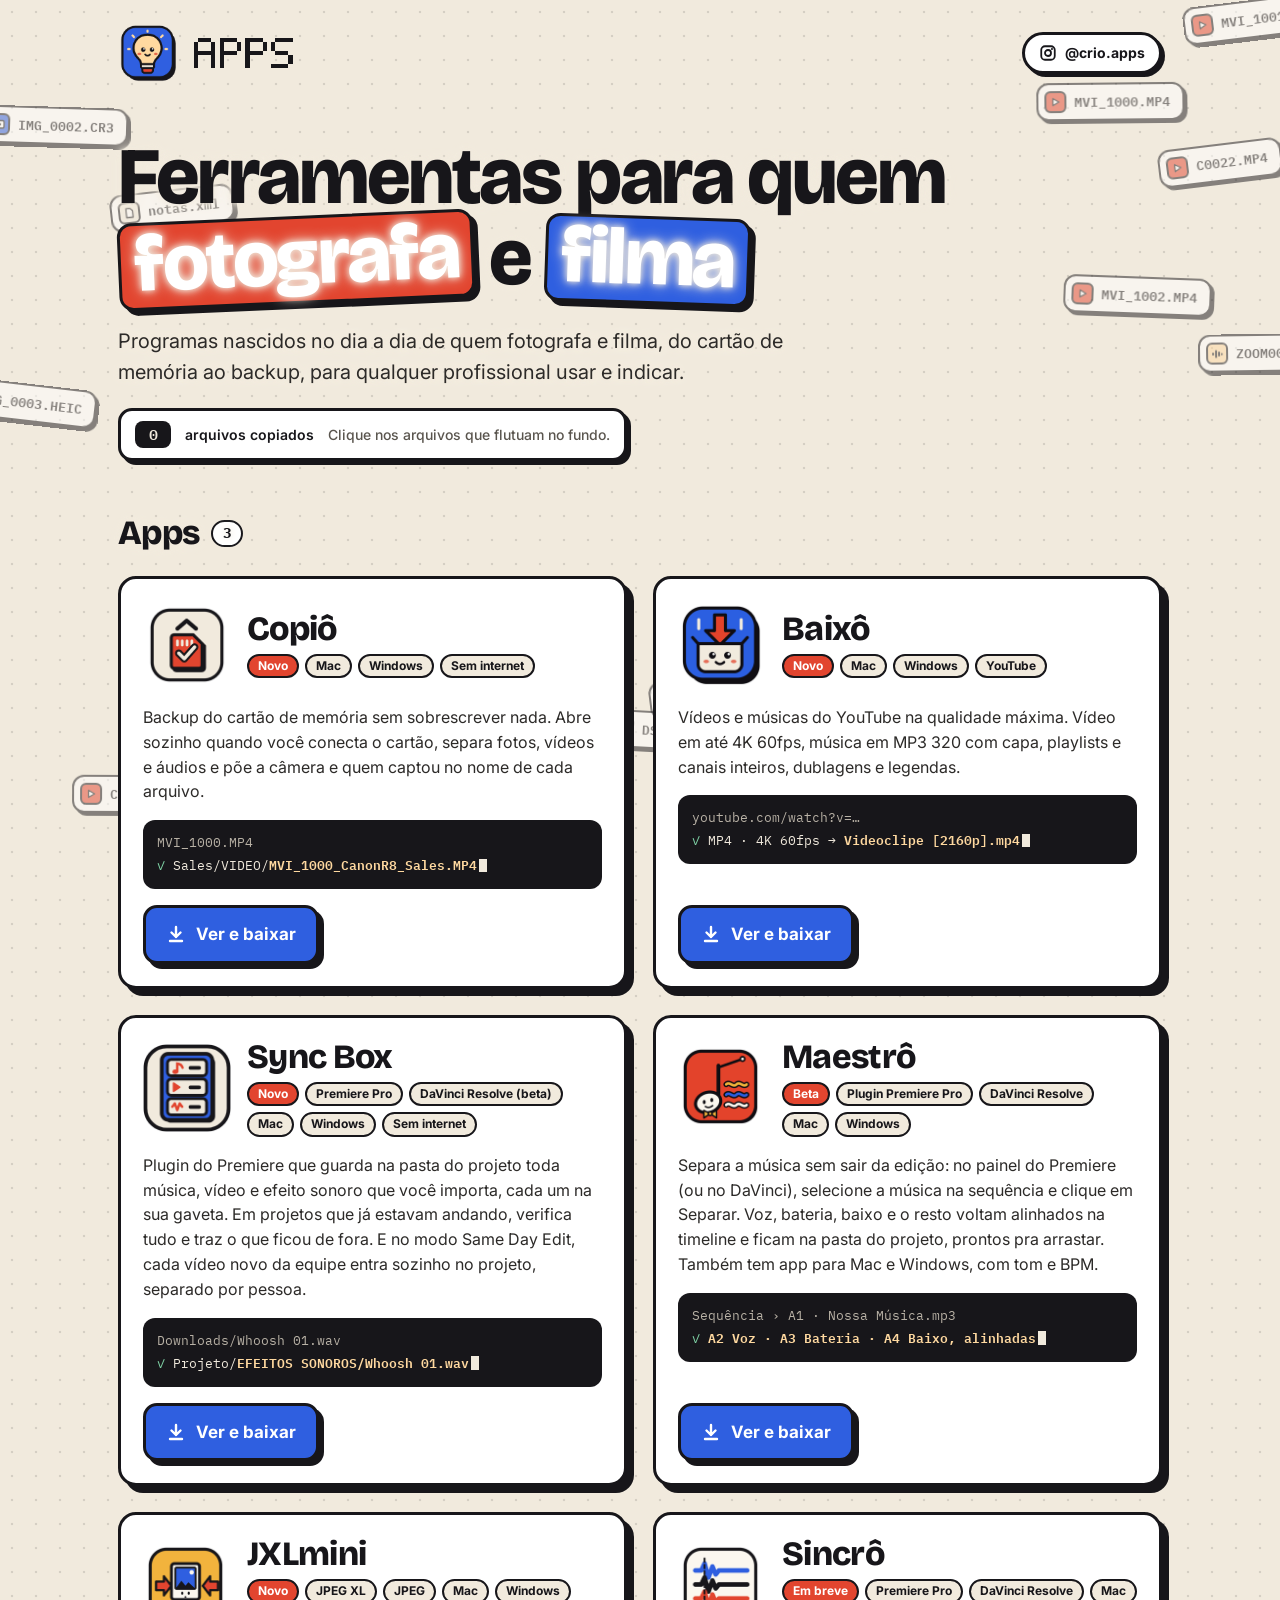
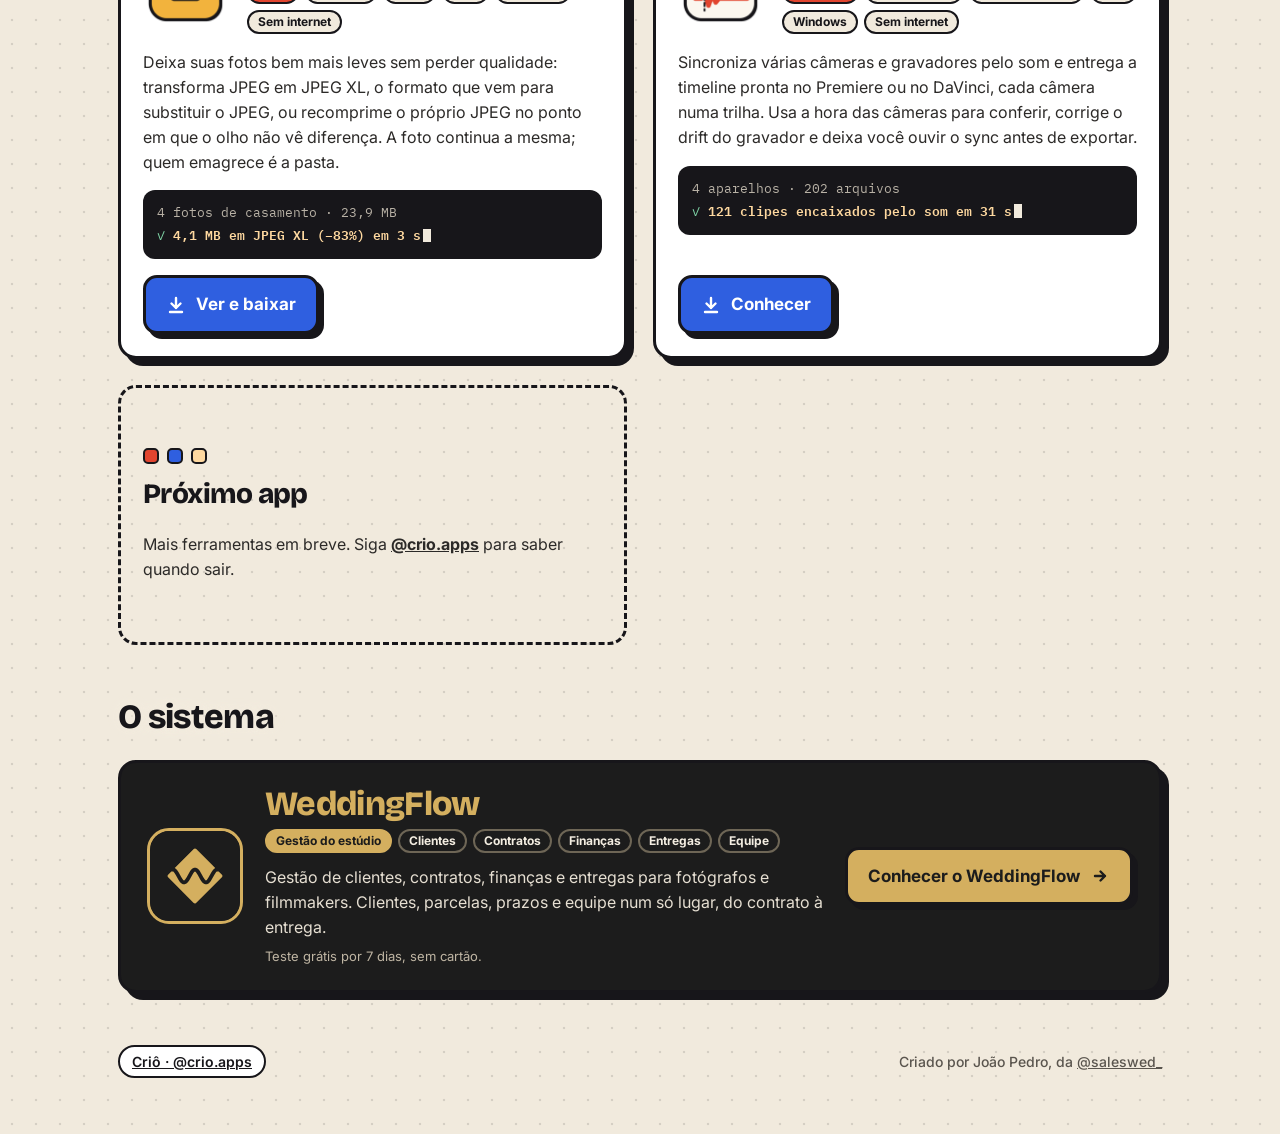
<file: index.html>
<!doctype html>
<html lang="pt-BR">
<head>
<meta charset="utf-8">
<meta name="viewport" content="width=device-width, initial-scale=1, viewport-fit=cover">
<title>Criô · Apps para quem fotografa e filma</title>
<meta name="description" content="Ferramentas para quem fotografa e filma: Copiô, Baixô, Sync Box, Sincrô, JXLmini, Maestrô e mais. Siga @crio.apps.">
<meta property="og:type" content="website">
<meta property="og:site_name" content="Criô · Apps">
<meta property="og:locale" content="pt_BR">
<meta property="og:url" content="https://apps.weddingflow.com.br/">
<meta property="og:title" content="Criô · Apps para quem fotografa e filma">
<meta property="og:description" content="Ferramentas para quem fotografa e filma: Copiô (backup de cartão de memória), Baixô (vídeos e músicas do YouTube), Sync Box (plugin do Premiere que organiza a mídia do projeto), Sincrô (sincroniza câmeras e gravadores pelo som), JXLmini (fotos bem mais leves em JPEG XL ou JPEG), Maestrô (separa voz, bateria, baixo e instrumentos de qualquer música) e o sistema WeddingFlow.">
<meta property="og:image" content="https://apps.weddingflow.com.br/img/compartilhar-hub.jpg">
<meta property="og:image:secure_url" content="https://apps.weddingflow.com.br/img/compartilhar-hub.jpg">
<meta property="og:image:type" content="image/jpeg">
<meta property="og:image:width" content="1200">
<meta property="og:image:height" content="630">
<meta property="og:image:alt" content="Criô: ferramentas para quem fotografa e filma">
<meta name="twitter:card" content="summary_large_image">
<meta name="twitter:image" content="https://apps.weddingflow.com.br/img/compartilhar-hub.jpg">
<link rel="icon" href="img/crio-64.png">
<link rel="apple-touch-icon" href="img/crio-180.png">
<link rel="stylesheet" href="https://fonts.googleapis.com/css2?family=Bricolage+Grotesque:opsz,wght@12..96,600;12..96,800&family=Inter:wght@400;500;600;700&family=IBM+Plex+Mono:wght@500;600&display=swap">
<style>
/* Layout: fundo vivo com arquivos de cartão flutuando (clique para "copiar"), cabeçalho com a marca em pixel,
   abertura com título em adesivos, e os apps como cartões grossos com sombra em degrau. */
:root{
  --cream:#F1EADD; --paper:#FBF7EF; --white:#FFFFFF; --ink:#17161A; --soft:#5A554E; --line:#D8CEBC;
  --red:#E2452F; --blue:#2F5FE0; --gold:#FFD9A0; --green:#1F8A5B;
  --display:"Bricolage Grotesque","Avenir Next","Segoe UI",system-ui,sans-serif;
  --body:"Inter",-apple-system,"Segoe UI",system-ui,sans-serif;
  --mono:"IBM Plex Mono",ui-monospace,Menlo,Consolas,monospace;
  --bw:3px; --r:18px;
  color-scheme:light;
}
*{box-sizing:border-box}
[hidden]{display:none!important}
img{max-width:100%}
html{-webkit-text-size-adjust:100%}
::selection{background:var(--blue);color:var(--white)}
body{margin:0;min-height:100vh;background-color:var(--cream);color:var(--ink);font-family:var(--body);font-size:16px;line-height:1.55;
  background-image:radial-gradient(rgba(23,22,26,.13) 1.3px, transparent 1.6px);background-size:24px 24px;
  animation:pan 40s linear infinite;-webkit-font-smoothing:antialiased;overflow-x:hidden}
@keyframes pan{to{background-position:24px 48px}}
a{color:inherit}
:focus-visible{outline:3px solid var(--blue);outline-offset:3px;border-radius:8px}

/* fundo: arquivos flutuando */
#bg{position:fixed;inset:0;z-index:0;overflow:hidden;pointer-events:none}
.chip{position:absolute;left:0;top:0;display:flex;align-items:center;gap:8px;padding:6px 12px 6px 6px;background:var(--white);
  border:2.5px solid var(--ink);border-radius:12px;box-shadow:3px 3px 0 var(--ink);font-family:var(--mono);font-size:13px;font-weight:600;
  white-space:nowrap;will-change:transform;transition:background .25s,color .25s,opacity .3s;opacity:.5}
.chip.near,.chip.done{opacity:1}
.chip i{width:22px;height:22px;border-radius:6px;border:2px solid var(--ink);flex-shrink:0;display:grid;place-items:center;font-style:normal}
.chip i svg{width:12px;height:12px}
.chip.FOTO i{background:var(--blue)}
.chip.VIDEO i{background:var(--red)}
.chip.AUDIO i{background:var(--gold)}
.chip.OUTROS i{background:var(--cream)}
.chip.done{background:var(--blue);color:var(--white)}
.chip.done i{background:var(--white)}
.chip.pop{animation:pop .45s cubic-bezier(.16,1,.3,1)}
@keyframes pop{0%{scale:1}35%{scale:1.22}100%{scale:1}}
.spark{position:absolute;left:0;top:0;width:10px;height:10px;border:2px solid var(--ink);border-radius:3px;pointer-events:none}

/* conteudo */
.wrap{position:relative;z-index:1;max-width:1080px;margin:0 auto;padding-block:22px 56px;
  padding-left:max(18px, env(safe-area-inset-left, 0px));padding-right:max(18px, env(safe-area-inset-right, 0px));pointer-events:none}
.wrap a,.wrap button,.card,.panel{pointer-events:auto}
.top{display:flex;align-items:center;gap:14px;flex-wrap:wrap}
.mark{width:62px;height:62px;display:block;flex-shrink:0;pointer-events:auto;transition:transform .35s cubic-bezier(.34,1.56,.64,1)}
.mark svg,.mark img{width:100%;height:100%;display:block}
.mark:hover{transform:rotate(-8deg) scale(1.06)}
.word{height:30px;width:auto;display:block;color:var(--ink)}
.insta{margin-left:auto;display:inline-flex;align-items:center;gap:8px;background:var(--white);border:var(--bw) solid var(--ink);border-radius:99px;
  box-shadow:3px 3px 0 var(--ink);padding:7px 14px;font-weight:700;font-size:14px;text-decoration:none;transition:transform .12s,box-shadow .12s}
.insta:hover{transform:translate(-1px,-1px);box-shadow:4px 4px 0 var(--ink)}
.insta svg{width:18px;height:18px}

.hero{margin:54px 0 46px;max-width:860px}
.hero h1,.hero .lead,h2{text-shadow:0 0 6px var(--cream),0 0 14px var(--cream)}
h1{font-family:var(--display);font-weight:800;font-size:clamp(40px,7vw,80px);line-height:.98;letter-spacing:-.03em;margin:0 0 22px;text-wrap:balance}
.stk{display:inline-block;padding:0 .16em .04em;border:var(--bw) solid var(--ink);border-radius:.18em;box-shadow:5px 5px 0 var(--ink);
  transition:transform .3s cubic-bezier(.34,1.56,.64,1);pointer-events:auto}
.stk.r{background:var(--red);color:var(--white);transform:rotate(-2.5deg)}
.stk.b{background:var(--blue);color:var(--white);transform:rotate(2deg)}
.stk:hover{transform:rotate(0) scale(1.04)}
.lead{font-size:clamp(17px,2vw,20px);max-width:36em;margin:0 0 20px;color:#2C2A28}
.panel{display:inline-flex;flex-wrap:wrap;align-items:center;gap:10px 14px;background:var(--white);border:var(--bw) solid var(--ink);
  border-radius:14px;box-shadow:4px 4px 0 var(--ink);padding:10px 14px;font-size:14px;font-weight:600}
.panel .n{font-family:var(--mono);font-size:15px;background:var(--ink);color:var(--cream);border-radius:8px;padding:2px 9px;min-width:2.4em;text-align:center}
.panel .n.bump{animation:pop .4s cubic-bezier(.16,1,.3,1)}
.panel .hint{color:var(--soft);font-weight:500}

h2{font-family:var(--display);font-weight:800;font-size:clamp(26px,3.4vw,34px);letter-spacing:-.02em;margin:0 0 16px;display:flex;align-items:center;gap:12px}
h2 .count{font-family:var(--mono);font-size:14px;background:var(--white);border:2px solid var(--ink);border-radius:99px;padding:1px 10px}
.grid{display:grid;grid-template-columns:repeat(2,minmax(0,1fr));gap:26px;align-items:stretch}

.card{position:relative;background:var(--white);border:var(--bw) solid var(--ink);border-radius:var(--r);box-shadow:7px 7px 0 var(--ink);
  padding:22px;display:flex;flex-direction:column;gap:16px;min-width:0;transition:transform .18s cubic-bezier(.16,1,.3,1),box-shadow .18s}
.card.app:hover{transform:translate(-3px,-3px);box-shadow:10px 10px 0 var(--ink)}
.card .head{display:flex;align-items:center;gap:16px}
.card .icon{width:88px;height:88px;flex-shrink:0;transition:transform .45s cubic-bezier(.34,1.56,.64,1)}
.card.app:hover .icon{transform:rotate(-8deg) scale(1.06)}
.card h3{font-family:var(--display);font-weight:800;font-size:34px;line-height:1;letter-spacing:-.02em;margin:0 0 8px}
.tags{display:flex;flex-wrap:wrap;gap:6px}
.tag{font-size:12px;font-weight:700;border:2px solid var(--ink);border-radius:99px;padding:1px 9px;background:var(--cream)}
.tag.new{background:var(--red);color:var(--white)}
.card p{margin:0;color:#2C2A28}
.term{background:var(--ink);color:var(--cream);border-radius:12px;padding:12px 14px;font-family:var(--mono);font-size:13px;line-height:1.7;overflow-wrap:anywhere}
.term .a{color:#B9B2A6}
.term .b{color:var(--gold);font-weight:600}
.term .ok{color:#7FD3A6}
.caret{display:inline-block;width:8px;height:1.05em;background:var(--cream);vertical-align:-2px;margin-left:2px;animation:blink 1s steps(1) infinite}
@keyframes blink{50%{opacity:0}}
.btn{display:inline-flex;align-items:center;justify-content:center;gap:10px;background:var(--blue);color:var(--white);
  border:var(--bw) solid var(--ink);border-radius:14px;box-shadow:5px 5px 0 var(--ink);padding:13px 20px;font-weight:700;font-size:17px;
  text-decoration:none;transition:transform .1s,box-shadow .1s;align-self:flex-start;margin-top:auto}
.btn svg{width:20px;height:20px}
.btn:hover{transform:translate(-1px,-1px);box-shadow:6px 6px 0 var(--ink)}
.btn:active{transform:translate(4px,4px);box-shadow:1px 1px 0 var(--ink)}

.card.soon{background:transparent;border-style:dashed;box-shadow:none;justify-content:center;align-items:flex-start;min-height:260px}
.card.soon h3{font-size:28px}
.dots{display:flex;gap:8px}
.dots span{width:16px;height:16px;border:2.5px solid var(--ink);border-radius:5px;background:var(--white);animation:hop 1.4s ease-in-out infinite}
.dots span:nth-child(1){background:var(--red)}
.dots span:nth-child(2){background:var(--blue);animation-delay:.18s}
.dots span:nth-child(3){background:var(--gold);animation-delay:.36s}
@keyframes hop{0%,60%,100%{transform:translateY(0)}30%{transform:translateY(-10px)}}

/* sistema WeddingFlow */
.sys{margin-top:46px}
.card.wf{background:#1c1c1c;color:#F3EDE1;display:grid;grid-template-columns:auto minmax(0,1fr) auto;align-items:center;gap:22px;padding:24px 26px}
.card.wf:hover{transform:translate(-3px,-3px);box-shadow:10px 10px 0 var(--ink)}
.card.wf .icon{width:96px;height:96px;border-radius:22px;border:var(--bw) solid #d4af5f}
.card.wf:hover .icon{transform:rotate(-8deg) scale(1.06)}
.card.wf h3{color:#d4af5f}
.card.wf p{color:#E6DFD2}
.card.wf .tag{background:transparent;color:#F3EDE1;border-color:#6E6656}
.card.wf .tag.gold{background:#d4af5f;color:#1c1c1c;border-color:#d4af5f}
.card.wf .free{font-size:13px;color:#BFB5A3;margin-top:6px}
.btn.gold{background:#d4af5f;color:#1c1c1c;align-self:center;margin-top:0;white-space:nowrap}
footer{margin-top:52px;display:flex;flex-wrap:wrap;align-items:center;gap:10px 18px;font-size:14px;font-weight:600}
footer .credit{margin-left:auto;font-weight:500;color:var(--soft);pointer-events:auto}
footer .credit a{color:var(--soft)}
footer .pill{background:var(--white);border:2px solid var(--ink);border-radius:99px;padding:4px 12px;pointer-events:auto}

@media (max-width:760px){
  .grid{grid-template-columns:minmax(0,1fr)}
  .card.wf{grid-template-columns:minmax(0,1fr);justify-items:start}
  .card.wf .icon{width:76px;height:76px}
  .hero{margin:36px 0 34px}
  .card .icon{width:72px;height:72px}
  .card h3{font-size:30px}
}
@media (max-width:420px){
  .word{height:24px}
  .mark{width:52px;height:52px}
  .btn{align-self:stretch}
  .insta{padding:6px 11px}
}
@media (prefers-reduced-motion:reduce){
  body{animation:none}
  *,*::before,*::after{animation:none!important;transition:none!important}
}
</style>
</head>
<body>
<div id="bg" aria-hidden="true"></div>

<div class="wrap">
  <header class="top">
    <a class="mark" href="https://www.instagram.com/crio.apps/" target="_blank" rel="noopener" aria-label="Criô no Instagram"><img src="img/crio-180.png" alt="" width="62" height="62"></a>
    <svg class="word" viewBox="0 0 23 7" role="img" aria-label="Apps" shape-rendering="crispEdges" fill="currentColor"><rect x="1" y="0" width="1" height="1"/><rect x="2" y="0" width="1" height="1"/><rect x="3" y="0" width="1" height="1"/><rect x="0" y="1" width="1" height="1"/><rect x="4" y="1" width="1" height="1"/><rect x="0" y="2" width="1" height="1"/><rect x="4" y="2" width="1" height="1"/><rect x="0" y="3" width="1" height="1"/><rect x="1" y="3" width="1" height="1"/><rect x="2" y="3" width="1" height="1"/><rect x="3" y="3" width="1" height="1"/><rect x="4" y="3" width="1" height="1"/><rect x="0" y="4" width="1" height="1"/><rect x="4" y="4" width="1" height="1"/><rect x="0" y="5" width="1" height="1"/><rect x="4" y="5" width="1" height="1"/><rect x="0" y="6" width="1" height="1"/><rect x="4" y="6" width="1" height="1"/><rect x="6" y="0" width="1" height="1"/><rect x="7" y="0" width="1" height="1"/><rect x="8" y="0" width="1" height="1"/><rect x="9" y="0" width="1" height="1"/><rect x="6" y="1" width="1" height="1"/><rect x="10" y="1" width="1" height="1"/><rect x="6" y="2" width="1" height="1"/><rect x="10" y="2" width="1" height="1"/><rect x="6" y="3" width="1" height="1"/><rect x="7" y="3" width="1" height="1"/><rect x="8" y="3" width="1" height="1"/><rect x="9" y="3" width="1" height="1"/><rect x="6" y="4" width="1" height="1"/><rect x="6" y="5" width="1" height="1"/><rect x="6" y="6" width="1" height="1"/><rect x="12" y="0" width="1" height="1"/><rect x="13" y="0" width="1" height="1"/><rect x="14" y="0" width="1" height="1"/><rect x="15" y="0" width="1" height="1"/><rect x="12" y="1" width="1" height="1"/><rect x="16" y="1" width="1" height="1"/><rect x="12" y="2" width="1" height="1"/><rect x="16" y="2" width="1" height="1"/><rect x="12" y="3" width="1" height="1"/><rect x="13" y="3" width="1" height="1"/><rect x="14" y="3" width="1" height="1"/><rect x="15" y="3" width="1" height="1"/><rect x="12" y="4" width="1" height="1"/><rect x="12" y="5" width="1" height="1"/><rect x="12" y="6" width="1" height="1"/><rect x="19" y="0" width="1" height="1"/><rect x="20" y="0" width="1" height="1"/><rect x="21" y="0" width="1" height="1"/><rect x="22" y="0" width="1" height="1"/><rect x="18" y="1" width="1" height="1"/><rect x="18" y="2" width="1" height="1"/><rect x="19" y="3" width="1" height="1"/><rect x="20" y="3" width="1" height="1"/><rect x="21" y="3" width="1" height="1"/><rect x="22" y="4" width="1" height="1"/><rect x="22" y="5" width="1" height="1"/><rect x="18" y="6" width="1" height="1"/><rect x="19" y="6" width="1" height="1"/><rect x="20" y="6" width="1" height="1"/><rect x="21" y="6" width="1" height="1"/></svg>
    <a class="insta" href="https://www.instagram.com/crio.apps/" target="_blank" rel="noopener">
      <svg viewBox="0 0 24 24" aria-hidden="true"><rect x="3" y="3" width="18" height="18" rx="5" fill="none" stroke="currentColor" stroke-width="2.4"/><circle cx="12" cy="12" r="4" fill="none" stroke="currentColor" stroke-width="2.4"/><circle cx="17.3" cy="6.7" r="1.4" fill="currentColor"/></svg>
      @crio.apps
    </a>
  </header>

  <section class="hero" aria-labelledby="t">
    <h1 id="t">Ferramentas para quem <span class="stk r">fotografa</span> e <span class="stk b">filma</span></h1>
    <p class="lead">Programas nascidos no dia a dia de quem fotografa e filma, do cartão de memória ao backup, para qualquer profissional usar e indicar.</p>
    <div class="panel" role="status" aria-live="polite">
      <span class="n" id="count">0</span>
      <span id="countTxt">arquivos copiados</span>
      <span class="hint" id="hint">Clique nos arquivos que flutuam no fundo.</span>
    </div>
  </section>

  <section aria-labelledby="t-apps">
    <h2 id="t-apps">Apps <span class="count">3</span></h2>
    <div class="grid">
      <article class="card app">
        <div class="head">
          <img class="icon" src="img/copio-180.png" alt="">
          <div>
            <h3>Copiô</h3>
            <div class="tags"><span class="tag new">Novo</span><span class="tag">Mac</span><span class="tag">Windows</span><span class="tag">Sem internet</span></div>
          </div>
        </div>
        <p>Backup do cartão de memória sem sobrescrever nada. Abre sozinho quando você conecta o cartão, separa fotos, vídeos e áudios e põe a câmera e quem captou no nome de cada arquivo.</p>
        <div class="term" aria-label="Exemplo de arquivo renomeado pelo Copiô">
          <span class="a">MVI_1000.MP4</span><br>
          <span class="ok">✓</span> Sales/VIDEO/<span class="b">MVI_1000_CanonR8_Sales.MP4</span><span class="caret"></span>
        </div>
        <a class="btn" href="copio/">
          <svg viewBox="0 0 20 20" aria-hidden="true"><path d="M10 3v10m0 0l-4.5-4.5M10 13l4.5-4.5M4 17h12" fill="none" stroke="currentColor" stroke-width="2.4" stroke-linecap="round" stroke-linejoin="round"/></svg>
          Ver e baixar
        </a>
      </article>

      <article class="card app">
        <div class="head">
          <img class="icon" src="img/baixo-180.png" alt="">
          <div>
            <h3>Baixô</h3>
            <div class="tags"><span class="tag new">Novo</span><span class="tag">Mac</span><span class="tag">Windows</span><span class="tag">YouTube</span></div>
          </div>
        </div>
        <p>Vídeos e músicas do YouTube na qualidade máxima. Vídeo em até 4K 60fps, música em MP3 320 com capa, playlists e canais inteiros, dublagens e legendas.</p>
        <div class="term" aria-label="Exemplo de download feito pelo Baixô">
          <span class="a">youtube.com/watch?v=…</span><br>
          <span class="ok">✓</span> MP4 · 4K 60fps → <span class="b">Videoclipe [2160p].mp4</span><span class="caret"></span>
        </div>
        <a class="btn" href="baixo/">
          <svg viewBox="0 0 20 20" aria-hidden="true"><path d="M10 3v10m0 0l-4.5-4.5M10 13l4.5-4.5M4 17h12" fill="none" stroke="currentColor" stroke-width="2.4" stroke-linecap="round" stroke-linejoin="round"/></svg>
          Ver e baixar
        </a>
      </article>

      <article class="card app">
        <div class="head">
          <img class="icon" src="img/syncbox-180.png" alt="">
          <div>
            <h3>Sync Box</h3>
            <div class="tags"><span class="tag new">Novo</span><span class="tag">Premiere Pro</span><span class="tag">DaVinci Resolve (beta)</span><span class="tag">Mac</span><span class="tag">Windows</span><span class="tag">Sem internet</span></div>
          </div>
        </div>
        <p>Plugin do Premiere que guarda na pasta do projeto toda música, vídeo e efeito sonoro que você importa, cada um na sua gaveta. Em projetos que já estavam andando, verifica tudo e traz o que ficou de fora. E no modo Same Day Edit, cada vídeo novo da equipe entra sozinho no projeto, separado por pessoa.</p>
        <div class="term" aria-label="Exemplo de arquivo guardado pelo Sync Box">
          <span class="a">Downloads/Whoosh 01.wav</span><br>
          <span class="ok">✓</span> Projeto/<span class="b">EFEITOS SONOROS/Whoosh 01.wav</span><span class="caret"></span>
        </div>
        <a class="btn" href="syncbox/">
          <svg viewBox="0 0 20 20" aria-hidden="true"><path d="M10 3v10m0 0l-4.5-4.5M10 13l4.5-4.5M4 17h12" fill="none" stroke="currentColor" stroke-width="2.4" stroke-linecap="round" stroke-linejoin="round"/></svg>
          Ver e baixar
        </a>
      </article>

      <article class="card app">
        <div class="head">
          <img class="icon" src="img/maestro-180.png" alt="">
          <div>
            <h3>Maestrô</h3>
            <div class="tags"><span class="tag new">Beta</span><span class="tag">Plugin Premiere Pro</span><span class="tag">DaVinci Resolve</span><span class="tag">Mac</span><span class="tag">Windows</span></div>
          </div>
        </div>
        <p>Separa a música sem sair da edição: no painel do Premiere (ou no DaVinci), selecione a música na sequência e clique em Separar. Voz, bateria, baixo e o resto voltam alinhados na timeline e ficam na pasta do projeto, prontos pra arrastar. Também tem app para Mac e Windows, com tom e BPM.</p>
        <div class="term" aria-label="Exemplo do Maestrô no Premiere">
          <span class="a">Sequência › A1 · Nossa Música.mp3</span><br>
          <span class="ok">✓</span> <span class="b">A2 Voz · A3 Bateria · A4 Baixo, alinhadas</span><span class="caret"></span>
        </div>
        <a class="btn" href="maestro/">
          <svg viewBox="0 0 20 20" aria-hidden="true"><path d="M10 3v10m0 0l-4.5-4.5M10 13l4.5-4.5M4 17h12" fill="none" stroke="currentColor" stroke-width="2.4" stroke-linecap="round" stroke-linejoin="round"/></svg>
          Ver e baixar
        </a>
      </article>

      <article class="card app">
        <div class="head">
          <img class="icon" src="img/jxlmini-180.png" alt="">
          <div>
            <h3>JXLmini</h3>
            <div class="tags"><span class="tag new">Novo</span><span class="tag">JPEG XL</span><span class="tag">JPEG</span><span class="tag">Mac</span><span class="tag">Windows</span><span class="tag">Sem internet</span></div>
          </div>
        </div>
        <p>Deixa suas fotos bem mais leves sem perder qualidade: transforma JPEG em JPEG XL, o formato que vem para substituir o JPEG, ou recomprime o próprio JPEG no ponto em que o olho não vê diferença. A foto continua a mesma; quem emagrece é a pasta.</p>
        <div class="term" aria-label="Exemplo do JXLmini">
          <span class="a">4 fotos de casamento · 23,9 MB</span><br>
          <span class="ok">✓</span> <span class="b">4,1 MB em JPEG XL (−83%) em 3 s</span><span class="caret"></span>
        </div>
        <a class="btn" href="jxlmini/">
          <svg viewBox="0 0 20 20" aria-hidden="true"><path d="M10 3v10m0 0l-4.5-4.5M10 13l4.5-4.5M4 17h12" fill="none" stroke="currentColor" stroke-width="2.4" stroke-linecap="round" stroke-linejoin="round"/></svg>
          Ver e baixar
        </a>
      </article>

      <article class="card app">
        <div class="head">
          <img class="icon" src="img/sincro-180.png" alt="">
          <div>
            <h3>Sincrô</h3>
            <div class="tags"><span class="tag new">Em breve</span><span class="tag">Premiere Pro</span><span class="tag">DaVinci Resolve</span><span class="tag">Mac</span><span class="tag">Windows</span><span class="tag">Sem internet</span></div>
          </div>
        </div>
        <p>Sincroniza várias câmeras e gravadores pelo som e entrega a timeline pronta no Premiere ou no DaVinci, cada câmera numa trilha. Usa a hora das câmeras para conferir, corrige o drift do gravador e deixa você ouvir o sync antes de exportar.</p>
        <div class="term" aria-label="Exemplo do Sincrô">
          <span class="a">4 aparelhos · 202 arquivos</span><br>
          <span class="ok">✓</span> <span class="b">121 clipes encaixados pelo som em 31 s</span><span class="caret"></span>
        </div>
        <a class="btn" href="sincro/">
          <svg viewBox="0 0 20 20" aria-hidden="true"><path d="M10 3v10m0 0l-4.5-4.5M10 13l4.5-4.5M4 17h12" fill="none" stroke="currentColor" stroke-width="2.4" stroke-linecap="round" stroke-linejoin="round"/></svg>
          Conhecer
        </a>
      </article>

      <article class="card soon" aria-label="Próximos apps">
        <div class="dots" aria-hidden="true"><span></span><span></span><span></span></div>
        <h3>Próximo app</h3>
        <p>Mais ferramentas em breve. Siga <a href="https://www.instagram.com/crio.apps/" target="_blank" rel="noopener"><b>@crio.apps</b></a> para saber quando sair.</p>
      </article>
    </div>
  </section>

  <section class="sys" aria-labelledby="t-sys">
    <h2 id="t-sys">O sistema</h2>
    <article class="card app wf">
      <img class="icon" src="img/weddingflow.svg" alt="">
      <div>
        <h3>WeddingFlow</h3>
        <div class="tags" style="margin-bottom:12px"><span class="tag gold">Gestão do estúdio</span><span class="tag">Clientes</span><span class="tag">Contratos</span><span class="tag">Finanças</span><span class="tag">Entregas</span><span class="tag">Equipe</span></div>
        <p>Gestão de clientes, contratos, finanças e entregas para fotógrafos e filmmakers. Clientes, parcelas, prazos e equipe num só lugar, do contrato à entrega.</p>
        <p class="free">Teste grátis por 7 dias, sem cartão.</p>
      </div>
      <a class="btn gold" href="https://weddingflow.com.br/" target="_blank" rel="noopener">
        Conhecer o WeddingFlow
        <svg viewBox="0 0 20 20" aria-hidden="true"><path d="M5 10h10m0 0l-4.5-4.5M15 10l-4.5 4.5" fill="none" stroke="currentColor" stroke-width="2.4" stroke-linecap="round" stroke-linejoin="round"/></svg>
      </a>
    </article>
  </section>

  <footer>
    <a class="pill" href="https://www.instagram.com/crio.apps/" target="_blank" rel="noopener">Criô · @crio.apps</a>
    <span class="credit">Criado por João Pedro, da <a href="https://www.instagram.com/saleswed_/" target="_blank" rel="noopener">@saleswed_</a></span>
  </footer>
</div>

<script>
(function () {
  var bg = document.getElementById('bg');
  var reduce = window.matchMedia && window.matchMedia('(prefers-reduced-motion: reduce)').matches;
  var FILES = [
    ['MVI_1000.MP4','VIDEO'],['IMG_0001.CR3','FOTO'],['ZOOM0004.WAV','AUDIO'],['DSC_0412.ARW','FOTO'],
    ['C0021.MP4','VIDEO'],['IMG_0002.CR3','FOTO'],['ZOOM0005.WAV','AUDIO'],['MVI_1001.MP4','VIDEO'],
    ['DSC_0413.ARW','FOTO'],['C0022.MP4','VIDEO'],['IMG_0003.HEIC','FOTO'],['notas.xml','OUTROS'],
    ['MVI_1002.MP4','VIDEO'],['IMG_0004.CR3','FOTO'],['ZOOM0006.WAV','AUDIO'],['DSC_0414.ARW','FOTO']
  ];
  var CAM = { FOTO:'CanonR8', VIDEO:'SonyFX30', AUDIO:'ZoomH6', OUTROS:'CanonR8' };
  var ICON = {
    FOTO:'<svg viewBox="0 0 12 12"><rect x="1" y="2.5" width="10" height="7.5" rx="1.5" fill="#fff" stroke="#17161A" stroke-width="1.4"/><circle cx="6" cy="6.2" r="1.8" fill="#17161A"/></svg>',
    VIDEO:'<svg viewBox="0 0 12 12"><path d="M3.5 2.5v7l6-3.5z" fill="#fff" stroke="#17161A" stroke-width="1.3" stroke-linejoin="round"/></svg>',
    AUDIO:'<svg viewBox="0 0 12 12"><g fill="#17161A"><rect x="1" y="5" width="2" height="3" rx="1"/><rect x="4" y="2.5" width="2" height="8" rx="1"/><rect x="7" y="4" width="2" height="5" rx="1"/><rect x="10" y="5.5" width="1.6" height="2.4" rx=".8"/></g></svg>',
    OUTROS:'<svg viewBox="0 0 12 12"><path d="M3 1.5h4l2.5 2.5v6.5H3z" fill="#fff" stroke="#17161A" stroke-width="1.3" stroke-linejoin="round"/></svg>',
    DONE:'<svg viewBox="0 0 12 12"><path d="M2.5 6.4l2.3 2.3L9.6 3.6" fill="none" stroke="#2F5FE0" stroke-width="2" stroke-linecap="round" stroke-linejoin="round"/></svg>'
  };
  var W = innerWidth, H = innerHeight, chips = [], copied = 0;
  var ptr = { x: -9999, y: -9999 };

  function renamed(name, type) {
    var i = name.lastIndexOf('.');
    return name.slice(0, i) + '_' + CAM[type] + '_Sales' + name.slice(i);
  }
  function setChip(c, done) {
    c.done = done;
    c.el.className = 'chip ' + c.type + (done ? ' done' : '') + (c.near ? ' near' : '');
    c.el.innerHTML = '<i>' + (done ? ICON.DONE : ICON[c.type]) + '</i><span>' + (done ? renamed(c.name, c.type) : c.name) + '</span>';
    c.w = c.el.offsetWidth; c.h = c.el.offsetHeight;
  }
  function make() {
    bg.innerHTML = ''; chips = [];
    var n = Math.max(8, Math.min(16, Math.round(W * H / 85000)));
    for (var k = 0; k < n; k++) {
      var f = FILES[k % FILES.length], el = document.createElement('div');
      bg.appendChild(el);
      var c = { el: el, name: f[0], type: f[1], x: Math.random() * W, y: Math.random() * H,
        vx: (Math.random() - .5) * .25, vy: -(.18 + Math.random() * .32), r: (Math.random() - .5) * 14, vr: (Math.random() - .5) * .05,
        px: 0, py: 0 };
      setChip(c, false);
      chips.push(c);
      place(c);
    }
  }
  function place(c) {
    c.el.style.transform = 'translate3d(' + (c.x - c.w / 2 + c.px).toFixed(1) + 'px,' + (c.y - c.h / 2 + c.py).toFixed(1) + 'px,0) rotate(' + c.r.toFixed(2) + 'deg)';
  }
  var last = 0;
  function tick(t) {
    var dt = last ? Math.min(3, (t - last) / 16.7) : 1; last = t;
    for (var i = 0; i < chips.length; i++) {
      var c = chips[i];
      c.x += c.vx * dt; c.y += c.vy * dt; c.r += c.vr * dt;
      // o cursor empurra os arquivos com suavidade
      var dx = c.x - ptr.x, dy = c.y - ptr.y, d = Math.sqrt(dx * dx + dy * dy), tx = 0, ty = 0;
      if (d < 140 && d > 0.1) { var f = (140 - d) / 140 * 34; tx = dx / d * f; ty = dy / d * f; }
      c.px += (tx - c.px) * .12 * dt; c.py += (ty - c.py) * .12 * dt;
      var near = d < 170; if (near !== c.near) { c.near = near; c.el.classList.toggle('near', near); }
      if (c.y < -60) { c.y = H + 50; c.x = Math.random() * W; if (c.done) setChip(c, false); }
      if (c.x < -150) c.x = W + 140; else if (c.x > W + 150) c.x = -140;
      place(c);
    }
    requestAnimationFrame(tick);
  }
  function burst(x, y) {
    if (reduce) return;
    var colors = ['#E2452F', '#2F5FE0', '#FFD9A0', '#FFFFFF'];
    for (var k = 0; k < 9; k++) {
      var s = document.createElement('div'); s.className = 'spark';
      s.style.background = colors[k % 4];
      bg.appendChild(s);
      var a = Math.PI * 2 * k / 9 + Math.random() * .4, dist = 40 + Math.random() * 30;
      s.animate([
        { transform: 'translate(' + x + 'px,' + y + 'px) rotate(0deg)', opacity: 1 },
        { transform: 'translate(' + (x + Math.cos(a) * dist) + 'px,' + (y + Math.sin(a) * dist) + 'px) rotate(' + (Math.random() * 180) + 'deg)', opacity: 0 }
      ], { duration: 650, easing: 'cubic-bezier(.16,1,.3,1)' }).onfinish = (function (el) { return function () { el.remove(); }; })(s);
    }
  }
  function copy(c) {
    if (c.done) return;
    setChip(c, true);
    c.el.classList.remove('pop'); void c.el.offsetWidth; c.el.classList.add('pop');
    burst(c.x + c.px, c.y + c.py);
    copied++;
    var n = document.getElementById('count');
    n.textContent = copied; n.classList.remove('bump'); void n.offsetWidth; n.classList.add('bump');
    document.getElementById('countTxt').textContent = copied === 1 ? 'arquivo copiado' : 'arquivos copiados';
    var hint = document.getElementById('hint');
    hint.textContent = copied >= 10 ? 'Cartão inteiro no backup. Pode formatar com calma.' :
      copied >= 3 ? 'Sem sobrescrever nenhum.' : 'Clique nos arquivos que flutuam no fundo.';
  }
  document.addEventListener('pointermove', function (e) { ptr.x = e.clientX; ptr.y = e.clientY; }, { passive: true });
  document.addEventListener('pointerleave', function () { ptr.x = ptr.y = -9999; });
  document.addEventListener('click', function (e) {
    var t = e.target;
    if (t && t.closest && t.closest('a,button,.card,.panel,.stk,.mark')) return;
    var best = null, bd = 1e9;
    for (var i = 0; i < chips.length; i++) {
      var c = chips[i], cx = c.x + c.px, cy = c.y + c.py;
      var inside = Math.abs(e.clientX - cx) < c.w / 2 + 14 && Math.abs(e.clientY - cy) < c.h / 2 + 14;
      var d = Math.hypot(e.clientX - cx, e.clientY - cy);
      if (inside && d < bd) { bd = d; best = c; }
    }
    if (best) copy(best);
  });
  var rt;
  addEventListener('resize', function () { clearTimeout(rt); rt = setTimeout(function () { W = innerWidth; H = innerHeight; make(); }, 200); });
  make();
  if (!reduce) requestAnimationFrame(tick);
})();
</script>
</body>
</html>
</file>
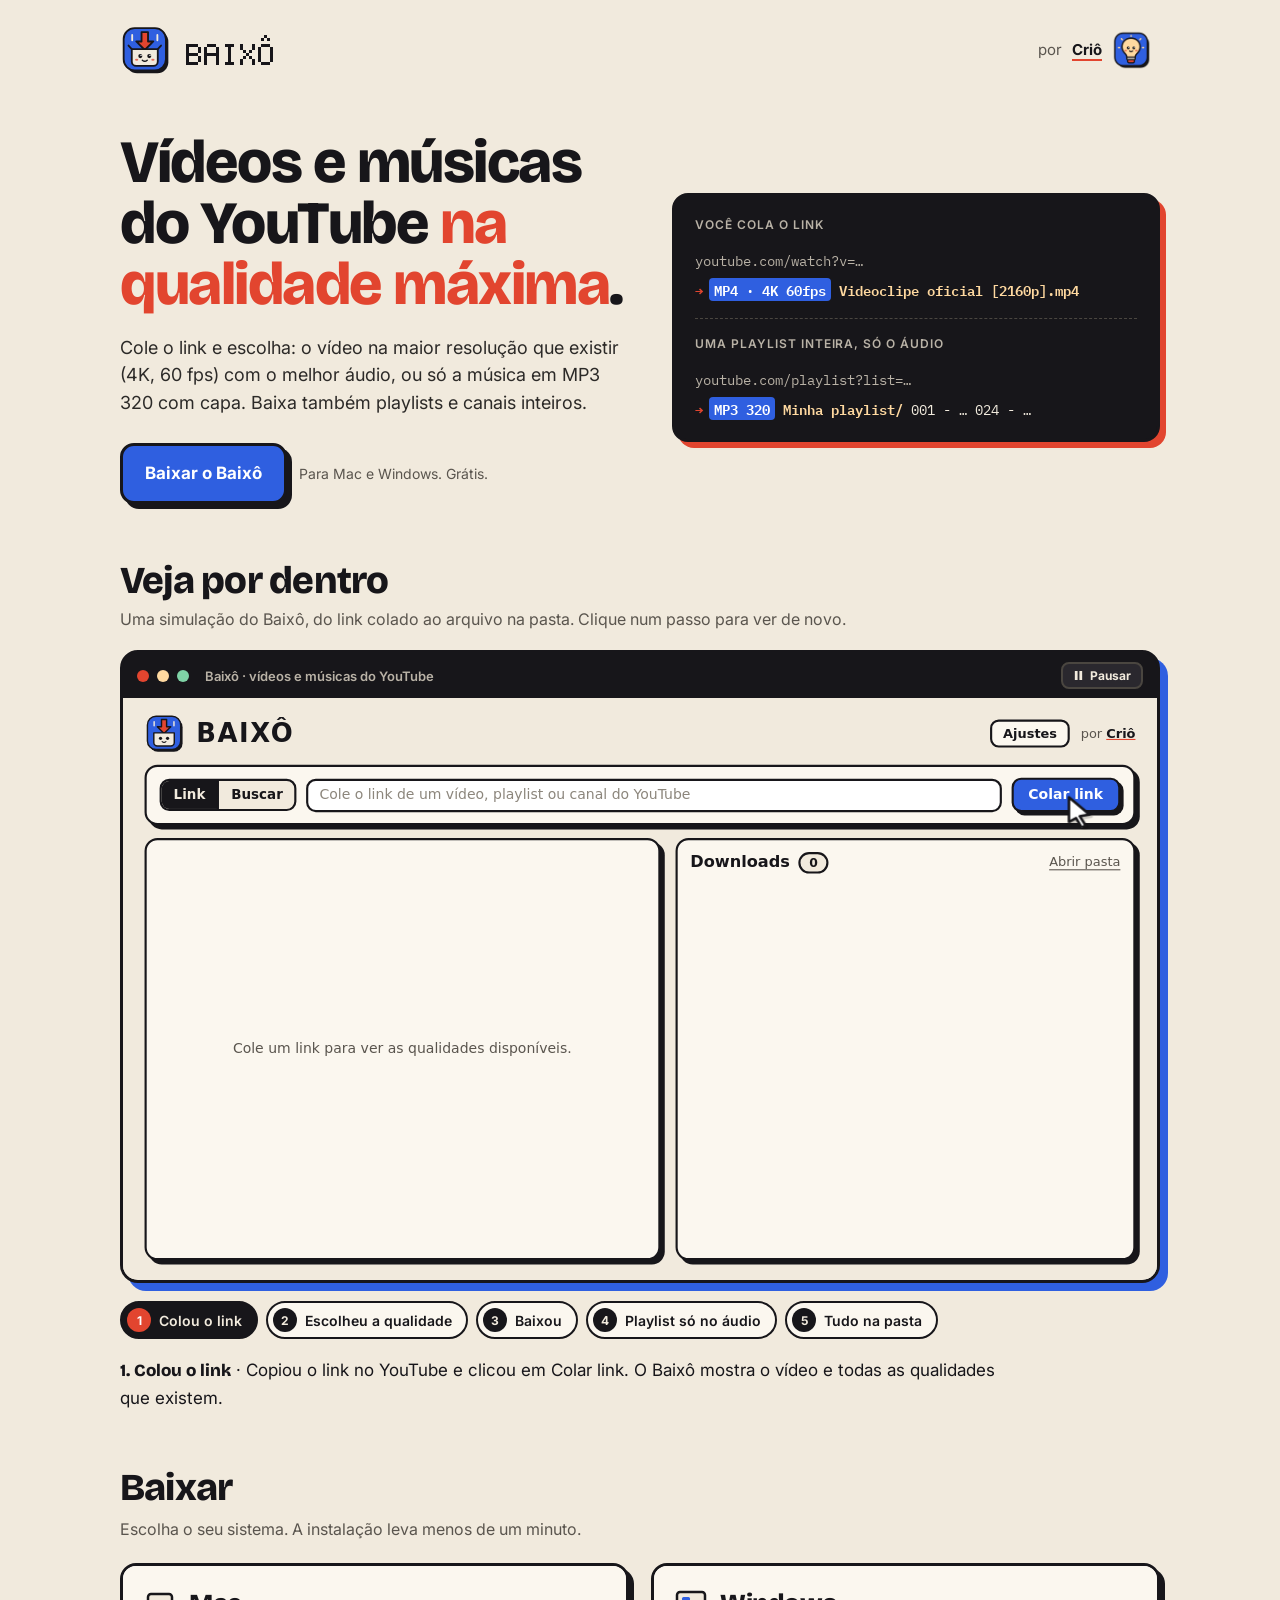
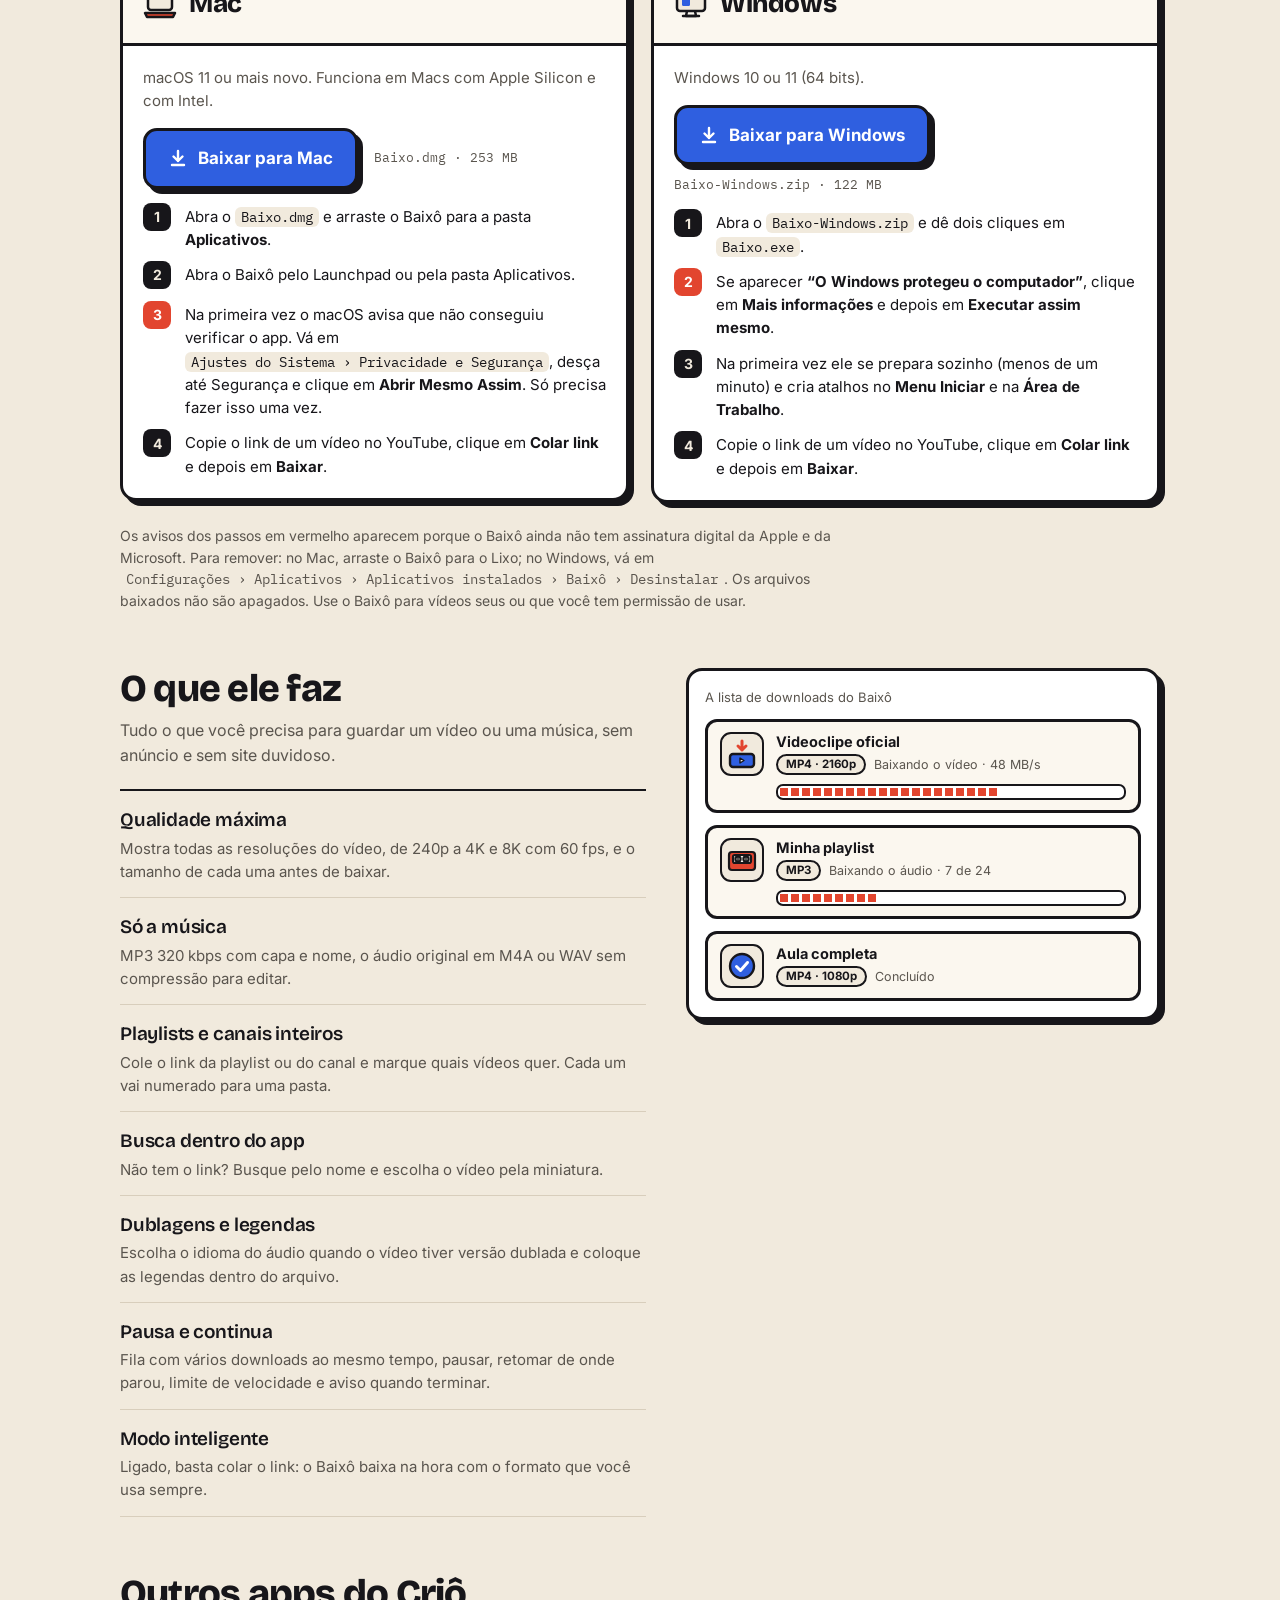
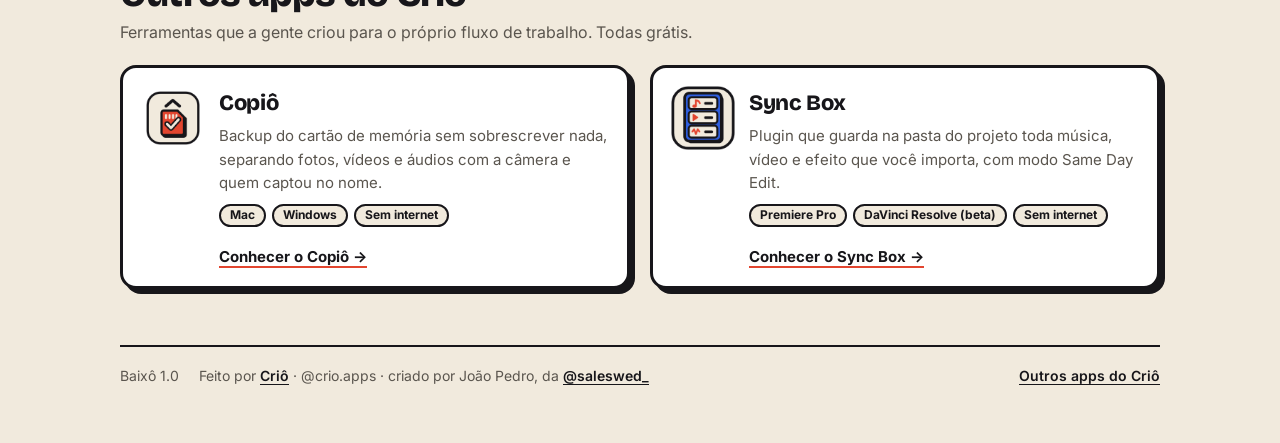
<file: baixo/index.html>
<!doctype html>
<html lang="pt-BR">
<head>
<meta charset="utf-8">
<meta name="viewport" content="width=device-width, initial-scale=1, viewport-fit=cover">
<title>Baixô · vídeos e músicas do YouTube</title>
<meta name="description" content="Baixe vídeos e músicas do YouTube na qualidade máxima, playlists e canais inteiros. Para Mac e Windows, por Criô.">
<meta property="og:type" content="website">
<meta property="og:site_name" content="Criô · Apps">
<meta property="og:locale" content="pt_BR">
<meta property="og:url" content="https://apps.weddingflow.com.br/baixo/">
<meta property="og:title" content="Baixô · vídeos e músicas do YouTube">
<meta property="og:description" content="Vídeos em até 4K 60fps, músicas em MP3 320 com capa, playlists e canais inteiros. Para Mac e Windows.">
<meta property="og:image" content="https://apps.weddingflow.com.br/img/compartilhar-baixo.jpg">
<meta property="og:image:secure_url" content="https://apps.weddingflow.com.br/img/compartilhar-baixo.jpg">
<meta property="og:image:type" content="image/jpeg">
<meta property="og:image:width" content="1200">
<meta property="og:image:height" content="630">
<meta property="og:image:alt" content="Baixô: vídeos e músicas do YouTube na qualidade máxima">
<meta name="twitter:card" content="summary_large_image">
<meta name="twitter:image" content="https://apps.weddingflow.com.br/img/compartilhar-baixo.jpg">
<link rel="icon" href="../img/baixo-64.png">
<link rel="apple-touch-icon" href="../img/baixo-180.png">
<link rel="stylesheet" href="https://fonts.googleapis.com/css2?family=Bricolage+Grotesque:opsz,wght@12..96,600;12..96,800&family=Inter:wght@400;500;600;700&family=IBM+Plex+Mono:wght@500;600&display=swap">
<link rel="stylesheet" href="../sim/sim.css">
<style>
/* Layout igual ao do Copiô: marca no topo, exemplo do app como abertura, dois cartões de download (Mac e Windows,
   o do visitante em destaque) e o que o app faz ao lado de uma lista de downloads de exemplo. */
:root{
  --cream:#F1EADD; --paper:#FBF7EF; --white:#FFFFFF; --ink:#17161A; --soft:#5A554E; --line:#D8CEBC;
  --red:#E2452F; --blue:#2F5FE0; --blue-ink:#FFFFFF; --gold:#FFD9A0;
  --display:"Bricolage Grotesque","Avenir Next","Segoe UI",system-ui,sans-serif;
  --body:"Inter",-apple-system,"Segoe UI",system-ui,sans-serif;
  --mono:"IBM Plex Mono",ui-monospace,Menlo,Consolas,monospace;
  --bw:3px; --r:16px; --sh:5px 5px 0 var(--ink);
  color-scheme:light;
}
*{box-sizing:border-box}
[hidden]{display:none!important}
img{max-width:100%}
::selection{background:var(--blue);color:var(--blue-ink)}
body{margin:0;background:var(--cream);color:var(--ink);font-family:var(--body);font-size:16px;line-height:1.55;
  padding-left:max(16px, env(safe-area-inset-left, 0px));padding-right:max(16px, env(safe-area-inset-right, 0px));
  -webkit-font-smoothing:antialiased}
a{color:inherit}
:focus-visible{outline:3px solid var(--blue);outline-offset:3px;border-radius:6px}
.wrap{max-width:1040px;margin:0 auto;padding-block:24px 56px;display:grid;gap:56px}

/* topo */
.top{display:flex;align-items:center;gap:14px;flex-wrap:wrap}
.top .logo{width:52px;height:52px;flex-shrink:0}
.wordmark{height:30px;width:auto;display:block}
.top .by{margin-left:auto;display:inline-flex;align-items:center;gap:10px;font-size:15px;color:var(--soft);text-decoration:none;padding:6px 8px 6px 12px;border-radius:12px}
.top .by img{width:40px;height:40px;transition:transform .35s cubic-bezier(.34,1.56,.64,1)}
.top .by:hover img{transform:rotate(-8deg) scale(1.06)}
.top .by b{color:var(--ink);text-decoration:underline;text-decoration-thickness:2px;text-underline-offset:4px;text-decoration-color:var(--red)}
.top .by:hover{background:var(--paper)}

/* abertura */
.hero{display:grid;grid-template-columns:minmax(0,1.05fr) minmax(0,1fr);gap:40px;align-items:center}
h1{font-family:var(--display);font-weight:800;font-size:clamp(36px,5.6vw,60px);line-height:1.02;letter-spacing:-.025em;margin:0 0 18px;text-wrap:balance}
h1 em{font-style:normal;color:var(--red)}
.lead{font-size:18px;max-width:34em;margin:0 0 26px;color:#2C2A28}
.cta{display:flex;flex-wrap:wrap;gap:12px;align-items:center}
.note-sm{font-size:14px;color:var(--soft)}
.rename{background:var(--ink);color:var(--cream);border:var(--bw) solid var(--ink);border-radius:var(--r);box-shadow:6px 6px 0 var(--red);
  padding:20px 20px 18px;font-family:var(--mono);font-size:14px;display:grid;gap:16px;min-width:0}
.rename .lbl{font-family:var(--body);font-size:12px;letter-spacing:.08em;text-transform:uppercase;color:#B9B2A6;font-weight:600}
.rename .pair{display:grid;gap:6px;min-width:0}
.rename .from{color:#B9B2A6;overflow-wrap:anywhere}
.rename .to{color:var(--cream);overflow-wrap:anywhere}
.rename .to b{color:var(--gold);font-weight:600}
.rename .to i{font-style:normal;background:var(--red);color:var(--white);padding:0 4px;border-radius:4px}
.rename .arrow{color:var(--red);font-weight:600;margin-right:6px}
.rename hr{border:0;border-top:1px dashed #4A4640;margin:0}

/* botoes */
.btn{display:inline-flex;align-items:center;justify-content:center;gap:10px;background:var(--blue);color:var(--blue-ink);
  border:var(--bw) solid var(--ink);border-radius:14px;box-shadow:var(--sh);padding:14px 22px;font-family:var(--body);font-weight:700;
  font-size:17px;text-decoration:none;transition:transform .1s,box-shadow .1s;cursor:pointer}
.btn svg{width:20px;height:20px;flex-shrink:0}
.btn:hover{transform:translate(-1px,-1px);box-shadow:6px 6px 0 var(--ink)}
.btn:active{transform:translate(4px,4px);box-shadow:1px 1px 0 var(--ink)}
.btn.ghost{background:var(--paper);color:var(--ink)}
.btn[aria-disabled="true"]{background:var(--line);color:var(--soft);border-color:#9B9486;box-shadow:none;cursor:not-allowed;transform:none}

/* download */
h2{font-family:var(--display);font-weight:800;font-size:clamp(28px,3.6vw,38px);letter-spacing:-.02em;line-height:1.1;margin:0 0 8px;text-wrap:balance}
.sub{margin:0 0 22px;color:var(--soft);max-width:44em}
.phone{background:var(--paper);border:var(--bw) solid var(--ink);border-radius:var(--r);padding:14px 16px;margin:0 0 20px;font-weight:600}
.os-grid{display:grid;grid-template-columns:repeat(2,minmax(0,1fr));gap:22px;align-items:start}
.os{background:var(--white);border:var(--bw) solid var(--ink);border-radius:var(--r);box-shadow:var(--sh);overflow:hidden;min-width:0}
.os.mine{box-shadow:7px 7px 0 var(--red)}
.os.mine{order:-1}
.os-head{display:flex;align-items:center;gap:12px;padding:18px 20px;border-bottom:var(--bw) solid var(--ink);background:var(--paper)}
.os-head h3{font-family:var(--display);font-weight:800;font-size:26px;letter-spacing:-.015em;margin:0}
.os-head svg{width:34px;height:34px;flex-shrink:0}
.mine-tag{margin-left:auto;background:var(--red);color:var(--white);border:2px solid var(--ink);border-radius:99px;font-size:13px;font-weight:700;padding:2px 11px;white-space:nowrap}
.os-body{padding:20px;display:grid;gap:16px}
.req{margin:0;font-size:15px;color:var(--soft)}
.dlrow{display:flex;flex-wrap:wrap;align-items:center;gap:10px 16px}
.file{font-family:var(--mono);font-size:13px;color:var(--soft)}
.steps{list-style:none;margin:0;padding:0;display:grid;gap:12px;counter-reset:s}
.steps li{position:relative;padding-left:42px;min-height:28px;counter-increment:s;font-size:15px}
.steps li::before{content:counter(s);position:absolute;left:0;top:-2px;width:28px;height:28px;border-radius:8px;background:var(--ink);color:var(--cream);
  font-weight:700;font-size:14px;display:flex;align-items:center;justify-content:center}
.steps li.warn::before{background:var(--red);color:var(--white)}
.steps b{font-weight:700}
.path{font-family:var(--mono);font-size:13.5px;background:var(--cream);border-radius:6px;padding:1px 6px;white-space:nowrap}
.why{margin:22px 0 0;font-size:14px;color:var(--soft);max-width:52em}

/* o que faz */
.what{display:grid;grid-template-columns:minmax(0,1fr) minmax(0,.9fr);gap:40px;align-items:start}
.feats{list-style:none;margin:0;padding:0;display:grid;gap:0;border-top:2px solid var(--ink)}
.feats li{padding:14px 0;border-bottom:1px solid var(--line);display:grid;gap:2px}
.feats b{font-family:var(--display);font-weight:600;font-size:19px;letter-spacing:-.01em}
.feats span{color:var(--soft);font-size:15px}
.tree{background:var(--white);border:var(--bw) solid var(--ink);border-radius:var(--r);box-shadow:var(--sh);padding:18px 18px 16px;min-width:0}
.tree .cap{font-size:13px;color:var(--soft);margin:0 0 10px}
.tree pre{margin:0;font-family:var(--mono);font-size:13px;line-height:1.75;overflow-x:auto;color:var(--ink)}
.tree .d{font-weight:600}
.tree .p{color:var(--blue);font-weight:600}
.tree .f{color:var(--soft)}
.tree .k{color:var(--red);font-weight:600}

footer{border-top:2px solid var(--ink);padding-top:18px;display:flex;flex-wrap:wrap;gap:8px 20px;align-items:center;font-size:14px;color:var(--soft)}
footer a{color:var(--ink);font-weight:600;text-underline-offset:3px}
footer .sp{margin-left:auto}


/* lista de downloads de exemplo */
.jobs{background:var(--white);border:var(--bw) solid var(--ink);border-radius:var(--r);box-shadow:var(--sh);padding:16px;display:grid;gap:12px;min-width:0}
.jobs .cap{font-size:13px;color:var(--soft);margin:0}
.job{border:var(--bw) solid var(--ink);border-radius:12px;padding:10px 12px;display:grid;grid-template-columns:44px minmax(0,1fr);gap:12px;align-items:center;background:var(--paper)}
.job .ic{width:44px;height:44px;border:2.5px solid var(--ink);border-radius:11px;background:var(--cream);display:grid;place-items:center}
.job .ic svg{width:32px;height:32px}
.job b{display:block;font-size:14.5px;line-height:1.3;white-space:nowrap;overflow:hidden;text-overflow:ellipsis}
.job small{display:flex;gap:8px;align-items:center;flex-wrap:wrap;font-size:12.5px;color:var(--soft);margin-top:2px}
.job .chip{font-size:11.5px;font-weight:700;border:2px solid var(--ink);border-radius:99px;padding:0 8px;background:var(--cream);color:var(--ink)}
.job .bar{grid-column:2;height:16px;border:2.5px solid var(--ink);border-radius:7px;padding:2px;background:var(--white);margin-top:-4px}
.job .bar i{display:block;height:100%;background:repeating-linear-gradient(90deg,var(--red) 0 8px,transparent 8px 11px)}
.spin{transform-origin:16px 16px;animation:spin 1s linear infinite}
.drop{animation:drop 1s infinite cubic-bezier(.5,0,.6,1)}
@keyframes spin{to{transform:rotate(360deg)}}
@keyframes drop{0%{transform:translateY(-6px);opacity:0}25%{opacity:1}75%{transform:translateY(3px);opacity:1}100%{transform:translateY(5px);opacity:0}}
.rename .to .q{background:var(--blue);color:var(--white);padding:0 5px;border-radius:4px;font-weight:600}

@media (max-width:820px){
  .hero,.what{grid-template-columns:minmax(0,1fr)}
  .os-grid{grid-template-columns:minmax(0,1fr)}
}
@media (max-width:480px){
  .wordmark{height:24px}
  .top .logo{width:44px;height:44px}
  .btn{width:100%}
  .os-head h3{font-size:22px}
  footer .sp{margin-left:0}
}
@media (prefers-reduced-motion:reduce){.btn{transition:none}}
.more-apps h2{margin:0 0 6px}
.more-apps .sub{margin:0 0 20px}
.ma-grid{display:grid;grid-template-columns:repeat(auto-fit,minmax(260px,1fr));gap:20px}
.ma{display:grid;grid-template-columns:64px minmax(0,1fr);gap:14px;align-items:start;background:var(--white);border:var(--bw) solid var(--ink);border-radius:var(--r);box-shadow:var(--sh);padding:18px;text-decoration:none;color:var(--ink);transition:transform .1s,box-shadow .1s}
.ma:hover{transform:translate(-2px,-2px);box-shadow:7px 7px 0 var(--ink)}
.ma:active{transform:translate(3px,3px);box-shadow:2px 2px 0 var(--ink)}
.ma img{width:64px;height:64px}
.ma h3{font-family:var(--display);font-weight:800;font-size:22px;letter-spacing:-.015em;margin:0 0 4px}
.ma p{margin:0 0 10px;font-size:15px;color:var(--soft)}
.ma .ma-tags{display:flex;flex-wrap:wrap;gap:6px}
.ma .ma-tags span{font-size:12px;font-weight:700;border:2px solid var(--ink);border-radius:99px;padding:0 9px;background:var(--cream)}
.ma .ma-go{grid-column:2;font-weight:700;font-size:15px;display:inline-flex;align-items:center;gap:6px;margin-top:4px;text-decoration:underline;text-decoration-color:var(--red);text-decoration-thickness:2px;text-underline-offset:4px}
.applink{font-weight:700;color:var(--ink);text-decoration:underline;text-decoration-color:var(--red);text-decoration-thickness:2px;text-underline-offset:3px;white-space:nowrap}
.applink img{width:20px;height:20px;vertical-align:-4px;margin-right:4px}
</style>
</head>
<body>

<div class="wrap">
  <header class="top">
    <svg class="logo" viewBox="0 0 256 256" aria-hidden="true">
<rect x="30" y="34" width="208" height="208" rx="54" fill="#17161A"/>
<rect x="18" y="20" width="208" height="208" rx="54" fill="#2F5FE0" stroke="#17161A" stroke-width="9"/>
<path d="M60 54v26M184 54v26" stroke="#F1EADD" stroke-width="9" stroke-linecap="round"/>
<path d="M106 40h32v46h26l-42 42-42-42h26z" fill="#E2452F" stroke="#17161A" stroke-width="9" stroke-linejoin="round"/>
<path d="M58 124l-16-18M186 124l16-18" stroke="#17161A" stroke-width="9" stroke-linecap="round"/>
<path d="M58 124h128v60a22 22 0 0 1-22 22H80a22 22 0 0 1-22-22z" fill="#F1EADD" stroke="#17161A" stroke-width="9" stroke-linejoin="round"/>
<circle cx="100" cy="158" r="10" fill="#17161A"/><circle cx="144" cy="158" r="10" fill="#17161A"/>
<circle cx="103.5" cy="154.5" r="3.5" fill="#fff"/><circle cx="147.5" cy="154.5" r="3.5" fill="#fff"/>
<ellipse cx="82" cy="176" rx="8" ry="5" fill="#E2452F" opacity=".75"/><ellipse cx="162" cy="176" rx="8" ry="5" fill="#E2452F" opacity=".75"/>
<path d="M110 178q12 11 24 0" fill="none" stroke="#17161A" stroke-width="7" stroke-linecap="round"/>
</svg>

    <svg class="wordmark" viewBox="0 -3 29 10" role="img" aria-label="Baixô" shape-rendering="crispEdges" fill="currentColor"><rect x="0" y="0" width="1" height="1"/><rect x="1" y="0" width="1" height="1"/><rect x="2" y="0" width="1" height="1"/><rect x="3" y="0" width="1" height="1"/><rect x="0" y="1" width="1" height="1"/><rect x="4" y="1" width="1" height="1"/><rect x="0" y="2" width="1" height="1"/><rect x="4" y="2" width="1" height="1"/><rect x="0" y="3" width="1" height="1"/><rect x="1" y="3" width="1" height="1"/><rect x="2" y="3" width="1" height="1"/><rect x="3" y="3" width="1" height="1"/><rect x="0" y="4" width="1" height="1"/><rect x="4" y="4" width="1" height="1"/><rect x="0" y="5" width="1" height="1"/><rect x="4" y="5" width="1" height="1"/><rect x="0" y="6" width="1" height="1"/><rect x="1" y="6" width="1" height="1"/><rect x="2" y="6" width="1" height="1"/><rect x="3" y="6" width="1" height="1"/><rect x="7" y="0" width="1" height="1"/><rect x="8" y="0" width="1" height="1"/><rect x="9" y="0" width="1" height="1"/><rect x="6" y="1" width="1" height="1"/><rect x="10" y="1" width="1" height="1"/><rect x="6" y="2" width="1" height="1"/><rect x="10" y="2" width="1" height="1"/><rect x="6" y="3" width="1" height="1"/><rect x="7" y="3" width="1" height="1"/><rect x="8" y="3" width="1" height="1"/><rect x="9" y="3" width="1" height="1"/><rect x="10" y="3" width="1" height="1"/><rect x="6" y="4" width="1" height="1"/><rect x="10" y="4" width="1" height="1"/><rect x="6" y="5" width="1" height="1"/><rect x="10" y="5" width="1" height="1"/><rect x="6" y="6" width="1" height="1"/><rect x="10" y="6" width="1" height="1"/><rect x="13" y="0" width="1" height="1"/><rect x="14" y="0" width="1" height="1"/><rect x="15" y="0" width="1" height="1"/><rect x="14" y="1" width="1" height="1"/><rect x="14" y="2" width="1" height="1"/><rect x="14" y="3" width="1" height="1"/><rect x="14" y="4" width="1" height="1"/><rect x="14" y="5" width="1" height="1"/><rect x="13" y="6" width="1" height="1"/><rect x="14" y="6" width="1" height="1"/><rect x="15" y="6" width="1" height="1"/><rect x="18" y="0" width="1" height="1"/><rect x="22" y="0" width="1" height="1"/><rect x="18" y="1" width="1" height="1"/><rect x="22" y="1" width="1" height="1"/><rect x="19" y="2" width="1" height="1"/><rect x="21" y="2" width="1" height="1"/><rect x="20" y="3" width="1" height="1"/><rect x="19" y="4" width="1" height="1"/><rect x="21" y="4" width="1" height="1"/><rect x="18" y="5" width="1" height="1"/><rect x="22" y="5" width="1" height="1"/><rect x="18" y="6" width="1" height="1"/><rect x="22" y="6" width="1" height="1"/><rect x="25" y="0" width="1" height="1"/><rect x="26" y="0" width="1" height="1"/><rect x="27" y="0" width="1" height="1"/><rect x="24" y="1" width="1" height="1"/><rect x="28" y="1" width="1" height="1"/><rect x="24" y="2" width="1" height="1"/><rect x="28" y="2" width="1" height="1"/><rect x="24" y="3" width="1" height="1"/><rect x="28" y="3" width="1" height="1"/><rect x="24" y="4" width="1" height="1"/><rect x="28" y="4" width="1" height="1"/><rect x="24" y="5" width="1" height="1"/><rect x="28" y="5" width="1" height="1"/><rect x="25" y="6" width="1" height="1"/><rect x="26" y="6" width="1" height="1"/><rect x="27" y="6" width="1" height="1"/><rect x="26" y="-3" width="1" height="1"/><rect x="25" y="-2" width="1" height="1"/><rect x="27" y="-2" width="1" height="1"/></svg>
    <a class="by" href="../" title="Outros apps do Criô">por <b>Criô</b><img src="../img/crio-180.png" alt="" width="40" height="40"></a>
  </header>

  <section class="hero" aria-labelledby="t-hero">
    <div>
      <h1 id="t-hero">Vídeos e músicas do YouTube <em>na qualidade máxima</em>.</h1>
      <p class="lead">Cole o link e escolha: o vídeo na maior resolução que existir (4K, 60 fps) com o melhor áudio, ou só a música em MP3 320 com capa. Baixa também playlists e canais inteiros.</p>
      <div class="cta">
        <a class="btn" id="hero-btn" href="#baixar">Baixar o Baixô</a>
        <span class="note-sm">Para Mac e Windows. Grátis.</span>
      </div>
    </div>
    <div class="rename" aria-label="Exemplos do que o Baixô faz">
      <div class="lbl">Você cola o link</div>
      <div class="pair">
        <div class="from">youtube.com/watch?v=…</div>
        <div class="to"><span class="arrow">→</span><span class="q">MP4 · 4K 60fps</span> <b>Videoclipe oficial [2160p].mp4</b></div>
      </div>
      <hr>
      <div class="lbl">Uma playlist inteira, só o áudio</div>
      <div class="pair">
        <div class="from">youtube.com/playlist?list=…</div>
        <div class="to"><span class="arrow">→</span><span class="q">MP3 320</span> <b>Minha playlist/</b> 001 - … 024 - …</div>
      </div>
    </div>
  </section>

  <section aria-labelledby="t-sim">
    <div class="sim-head"><h2 id="t-sim">Veja por dentro</h2><p>Uma simulação do Baixô, do link colado ao arquivo na pasta. Clique num passo para ver de novo.</p></div>
    <div data-sim style="margin-top:18px"></div>
  </section>

  <section id="baixar" aria-labelledby="t-dl">
    <h2 id="t-dl">Baixar</h2>
    <p class="sub" id="detect">Escolha o seu sistema. A instalação leva menos de um minuto.</p>
    <p class="phone" id="phone" hidden>O Baixô é um programa para computador. Abra este mesmo link no seu Mac ou PC para baixar.</p>

    <div class="os-grid">
      <article class="os" id="os-mac" aria-labelledby="t-mac">
        <div class="os-head">
          <svg viewBox="0 0 34 34" aria-hidden="true"><rect x="5" y="6" width="24" height="16" rx="3" fill="#F1EADD" stroke="#17161A" stroke-width="2.5"/><path d="M2 25h30l-2 4H4z" fill="#E2452F" stroke="#17161A" stroke-width="2.5" stroke-linejoin="round"/></svg>
          <h3 id="t-mac">Mac</h3>
          <span class="mine-tag" hidden>Seu sistema</span>
        </div>
        <div class="os-body">
          <p class="req">macOS 11 ou mais novo. Funciona em Macs com Apple Silicon e com Intel.</p>
          <div class="dlrow">
            <a class="btn" data-os="mac" href="#baixar">Baixar para Mac</a>
            <span class="file">Baixo.dmg · 253 MB</span>
          </div>
          <ol class="steps">
            <li>Abra o <span class="path">Baixo.dmg</span> e arraste o Baixô para a pasta <b>Aplicativos</b>.</li>
            <li>Abra o Baixô pelo Launchpad ou pela pasta Aplicativos.</li>
            <li class="warn"><span>Na primeira vez o macOS avisa que não conseguiu verificar o app. Vá em <span class="path">Ajustes do Sistema › Privacidade e Segurança</span>, desça até Segurança e clique em <b>Abrir Mesmo Assim</b>. Só precisa fazer isso uma vez.</span></li>
            <li>Copie o link de um vídeo no YouTube, clique em <b>Colar link</b> e depois em <b>Baixar</b>.</li>
          </ol>
        </div>
      </article>

      <article class="os" id="os-win" aria-labelledby="t-win">
        <div class="os-head">
          <svg viewBox="0 0 34 34" aria-hidden="true"><rect x="3" y="4" width="28" height="19" rx="3" fill="#F1EADD" stroke="#17161A" stroke-width="2.5"/><path d="M13 23l-1 5h10l-1-5" fill="none" stroke="#17161A" stroke-width="2.5" stroke-linejoin="round"/><path d="M9 28h16" stroke="#17161A" stroke-width="2.5" stroke-linecap="round"/><rect x="8" y="9" width="8" height="9" rx="1.5" fill="#2F5FE0"/></svg>
          <h3 id="t-win">Windows</h3>
          <span class="mine-tag" hidden>Seu sistema</span>
        </div>
        <div class="os-body">
          <p class="req">Windows 10 ou 11 (64 bits).</p>
          <div class="dlrow">
            <a class="btn" data-os="win" href="#baixar">Baixar para Windows</a>
            <span class="file">Baixo-Windows.zip · 122 MB</span>
          </div>
          <ol class="steps">
            <li>Abra o <span class="path">Baixo-Windows.zip</span> e dê dois cliques em <span class="path">Baixo.exe</span>.</li>
            <li class="warn"><span>Se aparecer <b>“O Windows protegeu o computador”</b>, clique em <b>Mais informações</b> e depois em <b>Executar assim mesmo</b>.</span></li>
            <li>Na primeira vez ele se prepara sozinho (menos de um minuto) e cria atalhos no <b>Menu Iniciar</b> e na <b>Área de Trabalho</b>.</li>
            <li>Copie o link de um vídeo no YouTube, clique em <b>Colar link</b> e depois em <b>Baixar</b>.</li>
          </ol>
        </div>
      </article>
    </div>
    <p class="why">Os avisos dos passos em vermelho aparecem porque o Baixô ainda não tem assinatura digital da Apple e da Microsoft. Para remover: no Mac, arraste o Baixô para o Lixo; no Windows, vá em <span class="path">Configurações › Aplicativos › Aplicativos instalados › Baixô › Desinstalar</span>. Os arquivos baixados não são apagados. Use o Baixô para vídeos seus ou que você tem permissão de usar.</p>
  </section>

  <section class="what" aria-labelledby="t-what">
    <div>
      <h2 id="t-what">O que ele faz</h2>
      <p class="sub">Tudo o que você precisa para guardar um vídeo ou uma música, sem anúncio e sem site duvidoso.</p>
      <ul class="feats">
        <li><b>Qualidade máxima</b><span>Mostra todas as resoluções do vídeo, de 240p a 4K e 8K com 60 fps, e o tamanho de cada uma antes de baixar.</span></li>
        <li><b>Só a música</b><span>MP3 320 kbps com capa e nome, o áudio original em M4A ou WAV sem compressão para editar.</span></li>
        <li><b>Playlists e canais inteiros</b><span>Cole o link da playlist ou do canal e marque quais vídeos quer. Cada um vai numerado para uma pasta.</span></li>
        <li><b>Busca dentro do app</b><span>Não tem o link? Busque pelo nome e escolha o vídeo pela miniatura.</span></li>
        <li><b>Dublagens e legendas</b><span>Escolha o idioma do áudio quando o vídeo tiver versão dublada e coloque as legendas dentro do arquivo.</span></li>
        <li><b>Pausa e continua</b><span>Fila com vários downloads ao mesmo tempo, pausar, retomar de onde parou, limite de velocidade e aviso quando terminar.</span></li>
        <li><b>Modo inteligente</b><span>Ligado, basta colar o link: o Baixô baixa na hora com o formato que você usa sempre.</span></li>
      </ul>
    </div>
    <div class="jobs" aria-label="Exemplo da lista de downloads">
      <p class="cap">A lista de downloads do Baixô</p>
      <div class="job"><span class="ic"><svg viewBox="0 0 32 32" fill="none" stroke="#17161A" stroke-width="2.4" stroke-linecap="round" stroke-linejoin="round"><g class="drop"><path d="M16 3v9M12 8l4 4 4-4" stroke="#E2452F" stroke-width="3"/></g><rect x="4" y="16" width="24" height="13" rx="3" fill="#2F5FE0"/><path d="M14 20v5l4-2.5z" fill="#F1EADD" stroke-width="1.4"/></svg></span><div><b>Videoclipe oficial</b><small><span class="chip">MP4 · 2160p</span>Baixando o vídeo · 48 MB/s</small></div><span class="bar"><i style="width:64%"></i></span></div>
      <div class="job"><span class="ic"><svg viewBox="0 0 32 32" fill="none" stroke="#17161A" stroke-width="2.2" stroke-linecap="round" stroke-linejoin="round"><rect x="3" y="8" width="26" height="18" rx="3" fill="#E2452F"/><rect x="7" y="11" width="18" height="8" rx="2" fill="#FBF7EF"/><g class="spin" style="transform-origin:12px 15px"><circle cx="12" cy="15" r="2.6" fill="#F1EADD"/><path d="M12 12.6v4.8" stroke-width="1.4"/></g><g class="spin" style="transform-origin:20px 15px"><circle cx="20" cy="15" r="2.6" fill="#F1EADD"/><path d="M20 12.6v4.8" stroke-width="1.4"/></g></svg></span><div><b>Minha playlist</b><small><span class="chip">MP3</span>Baixando o áudio · 7 de 24</small></div><span class="bar"><i style="width:28%"></i></span></div>
      <div class="job"><span class="ic"><svg viewBox="0 0 32 32"><circle cx="16" cy="16" r="12" fill="#2F5FE0" stroke="#17161A" stroke-width="2.4"/><path d="M10.5 16.5l4 4 7-8" fill="none" stroke="#fff" stroke-width="3" stroke-linecap="round" stroke-linejoin="round"/></svg></span><div><b>Aula completa</b><small><span class="chip">MP4 · 1080p</span>Concluído</small></div></div>
    </div>
  </section>

  <section class="more-apps" aria-labelledby="t-more">
    <h2 id="t-more">Outros apps do Criô</h2>
    <p class="sub">Ferramentas que a gente criou para o próprio fluxo de trabalho. Todas grátis.</p>
    <div class="ma-grid">
      <a class="ma" href="../copio/">
        <img src="../img/copio-180.png" alt="" width="64" height="64">
        <div><h3>Copiô</h3><p>Backup do cartão de memória sem sobrescrever nada, separando fotos, vídeos e áudios com a câmera e quem captou no nome.</p><div class="ma-tags"><span>Mac</span><span>Windows</span><span>Sem internet</span></div></div>
        <span class="ma-go">Conhecer o Copiô →</span>
      </a>
      <a class="ma" href="../syncbox/">
        <img src="../img/syncbox-180.png" alt="" width="64" height="64">
        <div><h3>Sync Box</h3><p>Plugin que guarda na pasta do projeto toda música, vídeo e efeito que você importa, com modo Same Day Edit.</p><div class="ma-tags"><span>Premiere Pro</span><span>DaVinci Resolve (beta)</span><span>Sem internet</span></div></div>
        <span class="ma-go">Conhecer o Sync Box →</span>
      </a>
    </div>
  </section>

  <footer>
    <span>Baixô 1.0</span>
    <span>Feito por <a href="https://www.instagram.com/crio.apps/" target="_blank" rel="noopener">Criô</a> · @crio.apps · criado por João Pedro, da <a href="https://www.instagram.com/saleswed_/" target="_blank" rel="noopener">@saleswed_</a></span>
    <a class="sp" href="../">Outros apps do Criô</a>
  </footer>
</div>

<script>
// Links dos arquivos de instalação. Vazio = botão mostra "Download em breve".
var DOWNLOADS = {
  mac: "https://github.com/jpsrm14-spec/baixo/releases/latest/download/Baixo.dmg",
  win: "https://github.com/jpsrm14-spec/baixo/releases/latest/download/Baixo-Windows.zip"
};

(function () {
  var ARROW = '<svg viewBox="0 0 20 20" aria-hidden="true"><path d="M10 3v10m0 0l-4.5-4.5M10 13l4.5-4.5M4 17h12" fill="none" stroke="currentColor" stroke-width="2.4" stroke-linecap="round" stroke-linejoin="round"/></svg>';
  document.querySelectorAll('[data-os]').forEach(function (a) {
    var url = DOWNLOADS[a.getAttribute('data-os')];
    if (url) {
      a.href = url; a.target = '_blank'; a.rel = 'noopener';
      a.innerHTML = ARROW + a.textContent;
    } else {
      a.removeAttribute('href'); a.setAttribute('aria-disabled', 'true'); a.setAttribute('role', 'link');
      a.textContent = 'Download em breve';
    }
  });

  // Qual sistema o visitante usa (o link pode forçar: #mac ou #windows)
  var ua = navigator.userAgent || '';
  var pf = (navigator.userAgentData && navigator.userAgentData.platform) || navigator.platform || '';
  var touch = (navigator.maxTouchPoints || 0) > 1;
  var os = '';
  if (/Android|iPhone|iPod|iPad/i.test(ua) || (/Mac/i.test(pf + ua) && touch)) os = 'phone';
  else if (/Mac/i.test(pf + ua)) os = 'mac';
  else if (/Win/i.test(pf + ua)) os = 'win';

  function apply() {
    var h = (location.hash || '').replace('#', '');
    var pick = h === 'mac' ? 'mac' : h === 'windows' ? 'win' : os;
    var names = { mac: 'Mac', win: 'Windows' };
    ['mac', 'win'].forEach(function (k) {
      var card = document.getElementById('os-' + k), mine = pick === k;
      card.classList.toggle('mine', mine);
      card.querySelector('.mine-tag').hidden = !mine;
    });
    document.getElementById('phone').hidden = os !== 'phone';
    var hero = document.getElementById('hero-btn');
    if (pick === 'mac' || pick === 'win') {
      document.getElementById('detect').textContent = (h ? 'Mostrando primeiro a versão para ' : 'Você está num ') +
        names[pick] + (h ? '.' : ': a versão certa já está em destaque. A instalação leva menos de um minuto.');
      hero.textContent = 'Baixar para ' + names[pick];
      hero.href = '#' + (pick === 'mac' ? 'mac' : 'windows');
    }
  }
  apply();
  window.addEventListener('hashchange', function () {
    apply();
    var el = document.getElementById('baixar');
    if (el && /^#(mac|windows)$/.test(location.hash)) el.scrollIntoView({ behavior: 'smooth', block: 'start' });
  });
})();
</script>

<script src="sim.js"></script>
<script src="../sim/sim.js"></script>
</body>
</html>
</file>
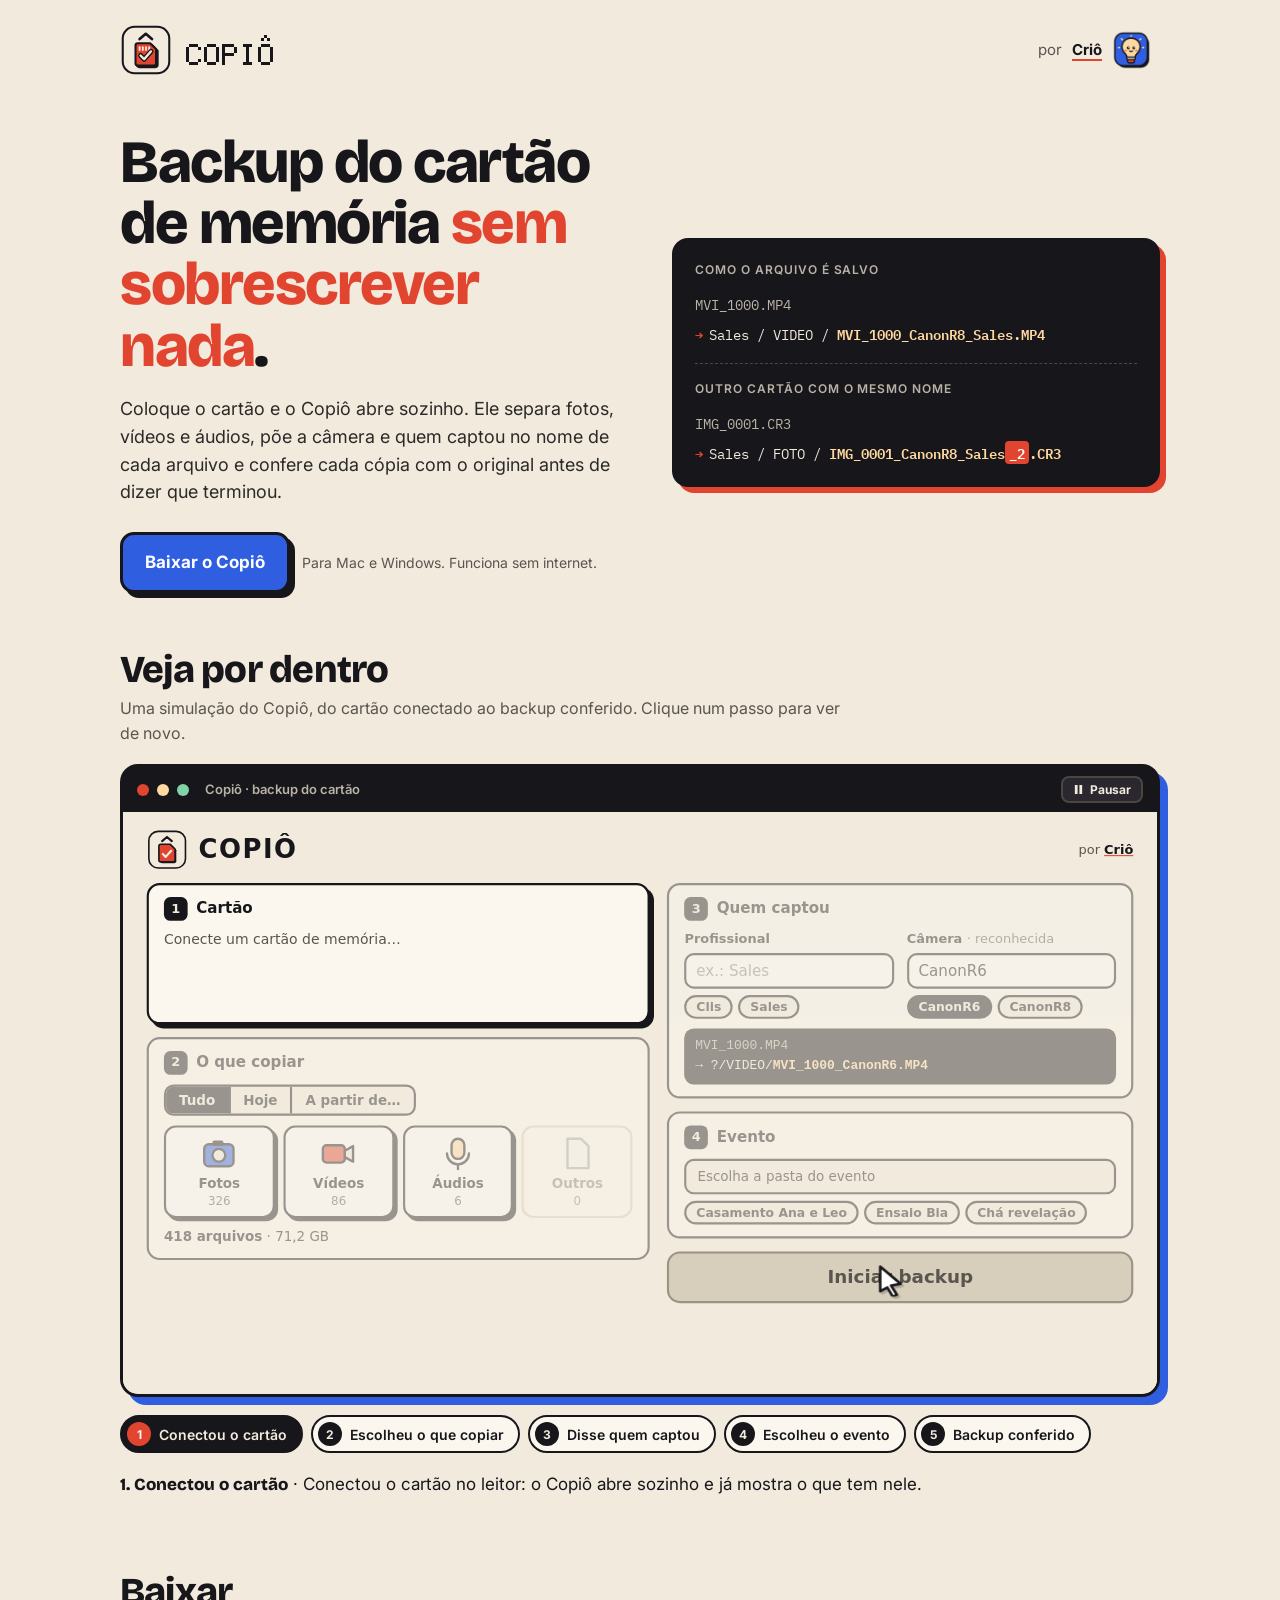
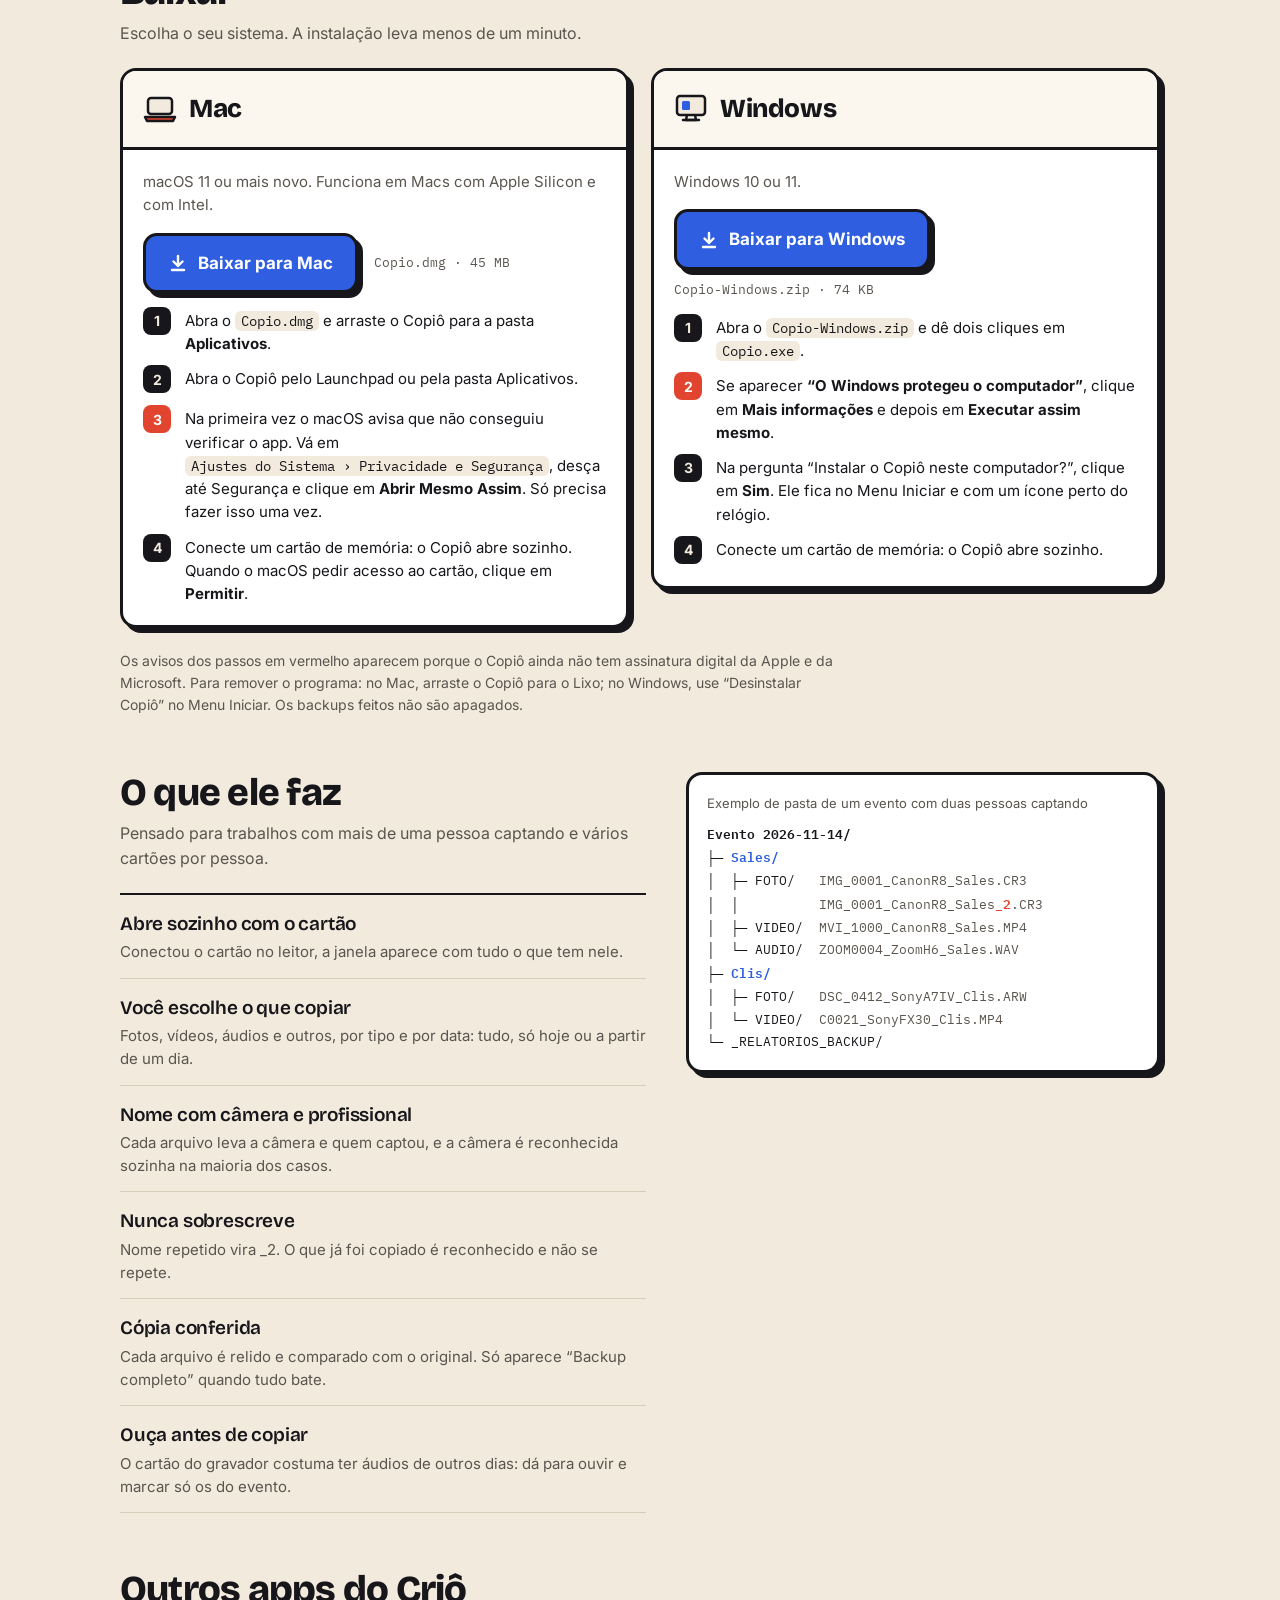
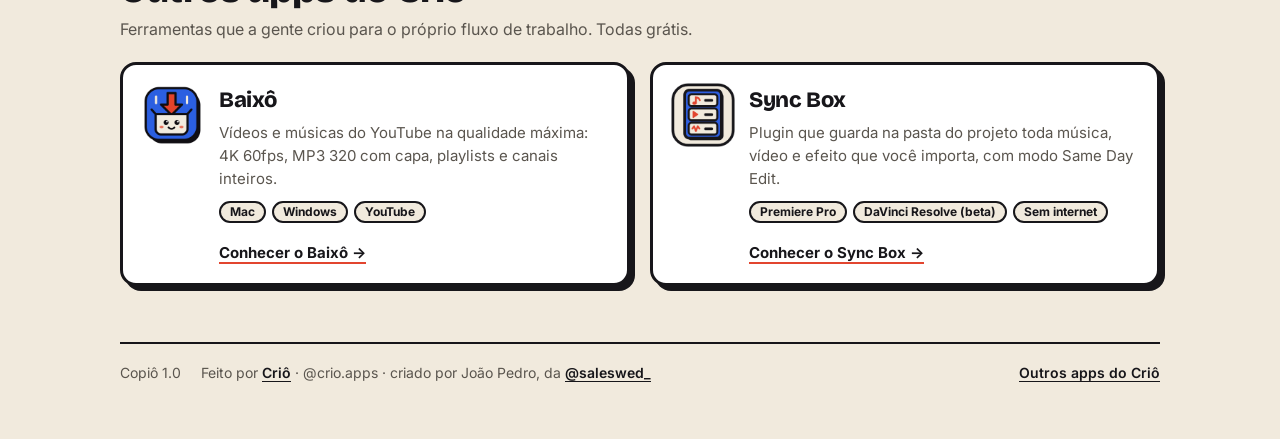
<file: copio/index.html>
<!doctype html>
<html lang="pt-BR">
<head>
<meta charset="utf-8">
<meta name="viewport" content="width=device-width, initial-scale=1, viewport-fit=cover">
<title>Copiô · backup de cartão de memória</title>
<meta name="description" content="Backup do cartão de memória sem sobrescrever nada. Para Mac e Windows, por Criô.">
<meta property="og:type" content="website">
<meta property="og:site_name" content="Criô · Apps">
<meta property="og:locale" content="pt_BR">
<meta property="og:url" content="https://apps.weddingflow.com.br/copio/">
<meta property="og:title" content="Copiô · backup de cartão de memória">
<meta property="og:description" content="Backup do cartão de memória sem sobrescrever nada. Separa fotos, vídeos e áudios e renomeia com câmera e profissional. Para Mac e Windows.">
<meta property="og:image" content="https://apps.weddingflow.com.br/img/compartilhar-copio.jpg">
<meta property="og:image:secure_url" content="https://apps.weddingflow.com.br/img/compartilhar-copio.jpg">
<meta property="og:image:type" content="image/jpeg">
<meta property="og:image:width" content="1200">
<meta property="og:image:height" content="630">
<meta property="og:image:alt" content="Copiô: backup do cartão de memória sem sobrescrever nada">
<meta name="twitter:card" content="summary_large_image">
<meta name="twitter:image" content="https://apps.weddingflow.com.br/img/compartilhar-copio.jpg">
<link rel="icon" href="../img/copio-64.png">
<link rel="apple-touch-icon" href="../img/copio-180.png">
<link rel="stylesheet" href="https://fonts.googleapis.com/css2?family=Bricolage+Grotesque:opsz,wght@12..96,600;12..96,800&family=Inter:wght@400;500;600;700&family=IBM+Plex+Mono:wght@500;600&display=swap">
<link rel="stylesheet" href="../sim/sim.css">
<style>
/* Layout: marca no topo, o renomear do cartão como abertura, dois cartões de download (Mac e Windows, o do visitante em destaque),
   e o que o app faz ao lado da árvore de pastas. Tema único e claro, nas cores da marca Copiô. */
:root{
  --cream:#F1EADD; --paper:#FBF7EF; --white:#FFFFFF; --ink:#17161A; --soft:#5A554E; --line:#D8CEBC;
  --red:#E2452F; --blue:#2F5FE0; --blue-ink:#FFFFFF; --gold:#FFD9A0;
  --display:"Bricolage Grotesque","Avenir Next","Segoe UI",system-ui,sans-serif;
  --body:"Inter",-apple-system,"Segoe UI",system-ui,sans-serif;
  --mono:"IBM Plex Mono",ui-monospace,Menlo,Consolas,monospace;
  --bw:3px; --r:16px; --sh:5px 5px 0 var(--ink);
  color-scheme:light;
}
*{box-sizing:border-box}
[hidden]{display:none!important}
img{max-width:100%}
::selection{background:var(--blue);color:var(--blue-ink)}
body{margin:0;background:var(--cream);color:var(--ink);font-family:var(--body);font-size:16px;line-height:1.55;
  padding-left:max(16px, env(safe-area-inset-left, 0px));padding-right:max(16px, env(safe-area-inset-right, 0px));
  -webkit-font-smoothing:antialiased}
a{color:inherit}
:focus-visible{outline:3px solid var(--blue);outline-offset:3px;border-radius:6px}
.wrap{max-width:1040px;margin:0 auto;padding-block:24px 56px;display:grid;gap:56px}

/* topo */
.top{display:flex;align-items:center;gap:14px;flex-wrap:wrap}
.top .logo{width:52px;height:52px;flex-shrink:0}
.wordmark{height:30px;width:auto;display:block}
.top .by{margin-left:auto;display:inline-flex;align-items:center;gap:10px;font-size:15px;color:var(--soft);text-decoration:none;padding:6px 8px 6px 12px;border-radius:12px}
.top .by img{width:40px;height:40px;transition:transform .35s cubic-bezier(.34,1.56,.64,1)}
.top .by:hover img{transform:rotate(-8deg) scale(1.06)}
.top .by b{color:var(--ink);text-decoration:underline;text-decoration-thickness:2px;text-underline-offset:4px;text-decoration-color:var(--red)}
.top .by:hover{background:var(--paper)}

/* abertura */
.hero{display:grid;grid-template-columns:minmax(0,1.05fr) minmax(0,1fr);gap:40px;align-items:center}
h1{font-family:var(--display);font-weight:800;font-size:clamp(36px,5.6vw,60px);line-height:1.02;letter-spacing:-.025em;margin:0 0 18px;text-wrap:balance}
h1 em{font-style:normal;color:var(--red)}
.lead{font-size:18px;max-width:34em;margin:0 0 26px;color:#2C2A28}
.cta{display:flex;flex-wrap:wrap;gap:12px;align-items:center}
.note-sm{font-size:14px;color:var(--soft)}
.rename{background:var(--ink);color:var(--cream);border:var(--bw) solid var(--ink);border-radius:var(--r);box-shadow:6px 6px 0 var(--red);
  padding:20px 20px 18px;font-family:var(--mono);font-size:14px;display:grid;gap:16px;min-width:0}
.rename .lbl{font-family:var(--body);font-size:12px;letter-spacing:.08em;text-transform:uppercase;color:#B9B2A6;font-weight:600}
.rename .pair{display:grid;gap:6px;min-width:0}
.rename .from{color:#B9B2A6;overflow-wrap:anywhere}
.rename .to{color:var(--cream);overflow-wrap:anywhere}
.rename .to b{color:var(--gold);font-weight:600}
.rename .to i{font-style:normal;background:var(--red);color:var(--white);padding:0 4px;border-radius:4px}
.rename .arrow{color:var(--red);font-weight:600;margin-right:6px}
.rename hr{border:0;border-top:1px dashed #4A4640;margin:0}

/* botoes */
.btn{display:inline-flex;align-items:center;justify-content:center;gap:10px;background:var(--blue);color:var(--blue-ink);
  border:var(--bw) solid var(--ink);border-radius:14px;box-shadow:var(--sh);padding:14px 22px;font-family:var(--body);font-weight:700;
  font-size:17px;text-decoration:none;transition:transform .1s,box-shadow .1s;cursor:pointer}
.btn svg{width:20px;height:20px;flex-shrink:0}
.btn:hover{transform:translate(-1px,-1px);box-shadow:6px 6px 0 var(--ink)}
.btn:active{transform:translate(4px,4px);box-shadow:1px 1px 0 var(--ink)}
.btn.ghost{background:var(--paper);color:var(--ink)}
.btn[aria-disabled="true"]{background:var(--line);color:var(--soft);border-color:#9B9486;box-shadow:none;cursor:not-allowed;transform:none}

/* download */
h2{font-family:var(--display);font-weight:800;font-size:clamp(28px,3.6vw,38px);letter-spacing:-.02em;line-height:1.1;margin:0 0 8px;text-wrap:balance}
.sub{margin:0 0 22px;color:var(--soft);max-width:44em}
.phone{background:var(--paper);border:var(--bw) solid var(--ink);border-radius:var(--r);padding:14px 16px;margin:0 0 20px;font-weight:600}
.os-grid{display:grid;grid-template-columns:repeat(2,minmax(0,1fr));gap:22px;align-items:start}
.os{background:var(--white);border:var(--bw) solid var(--ink);border-radius:var(--r);box-shadow:var(--sh);overflow:hidden;min-width:0}
.os.mine{box-shadow:7px 7px 0 var(--red)}
.os.mine{order:-1}
.os-head{display:flex;align-items:center;gap:12px;padding:18px 20px;border-bottom:var(--bw) solid var(--ink);background:var(--paper)}
.os-head h3{font-family:var(--display);font-weight:800;font-size:26px;letter-spacing:-.015em;margin:0}
.os-head svg{width:34px;height:34px;flex-shrink:0}
.mine-tag{margin-left:auto;background:var(--red);color:var(--white);border:2px solid var(--ink);border-radius:99px;font-size:13px;font-weight:700;padding:2px 11px;white-space:nowrap}
.os-body{padding:20px;display:grid;gap:16px}
.req{margin:0;font-size:15px;color:var(--soft)}
.dlrow{display:flex;flex-wrap:wrap;align-items:center;gap:10px 16px}
.file{font-family:var(--mono);font-size:13px;color:var(--soft)}
.steps{list-style:none;margin:0;padding:0;display:grid;gap:12px;counter-reset:s}
.steps li{position:relative;padding-left:42px;min-height:28px;counter-increment:s;font-size:15px}
.steps li::before{content:counter(s);position:absolute;left:0;top:-2px;width:28px;height:28px;border-radius:8px;background:var(--ink);color:var(--cream);
  font-weight:700;font-size:14px;display:flex;align-items:center;justify-content:center}
.steps li.warn::before{background:var(--red);color:var(--white)}
.steps b{font-weight:700}
.path{font-family:var(--mono);font-size:13.5px;background:var(--cream);border-radius:6px;padding:1px 6px;white-space:nowrap}
.why{margin:22px 0 0;font-size:14px;color:var(--soft);max-width:52em}

/* o que faz */
.what{display:grid;grid-template-columns:minmax(0,1fr) minmax(0,.9fr);gap:40px;align-items:start}
.feats{list-style:none;margin:0;padding:0;display:grid;gap:0;border-top:2px solid var(--ink)}
.feats li{padding:14px 0;border-bottom:1px solid var(--line);display:grid;gap:2px}
.feats b{font-family:var(--display);font-weight:600;font-size:19px;letter-spacing:-.01em}
.feats span{color:var(--soft);font-size:15px}
.tree{background:var(--white);border:var(--bw) solid var(--ink);border-radius:var(--r);box-shadow:var(--sh);padding:18px 18px 16px;min-width:0}
.tree .cap{font-size:13px;color:var(--soft);margin:0 0 10px}
.tree pre{margin:0;font-family:var(--mono);font-size:13px;line-height:1.75;overflow-x:auto;color:var(--ink)}
.tree .d{font-weight:600}
.tree .p{color:var(--blue);font-weight:600}
.tree .f{color:var(--soft)}
.tree .k{color:var(--red);font-weight:600}

footer{border-top:2px solid var(--ink);padding-top:18px;display:flex;flex-wrap:wrap;gap:8px 20px;align-items:center;font-size:14px;color:var(--soft)}
footer a{color:var(--ink);font-weight:600;text-underline-offset:3px}
footer .sp{margin-left:auto}

@media (max-width:820px){
  .hero,.what{grid-template-columns:minmax(0,1fr)}
  .os-grid{grid-template-columns:minmax(0,1fr)}
}
@media (max-width:480px){
  .wordmark{height:24px}
  .top .logo{width:44px;height:44px}
  .btn{width:100%}
  .os-head h3{font-size:22px}
  footer .sp{margin-left:0}
}
@media (prefers-reduced-motion:reduce){.btn{transition:none}}
.more-apps h2{margin:0 0 6px}
.more-apps .sub{margin:0 0 20px}
.ma-grid{display:grid;grid-template-columns:repeat(auto-fit,minmax(260px,1fr));gap:20px}
.ma{display:grid;grid-template-columns:64px minmax(0,1fr);gap:14px;align-items:start;background:var(--white);border:var(--bw) solid var(--ink);border-radius:var(--r);box-shadow:var(--sh);padding:18px;text-decoration:none;color:var(--ink);transition:transform .1s,box-shadow .1s}
.ma:hover{transform:translate(-2px,-2px);box-shadow:7px 7px 0 var(--ink)}
.ma:active{transform:translate(3px,3px);box-shadow:2px 2px 0 var(--ink)}
.ma img{width:64px;height:64px}
.ma h3{font-family:var(--display);font-weight:800;font-size:22px;letter-spacing:-.015em;margin:0 0 4px}
.ma p{margin:0 0 10px;font-size:15px;color:var(--soft)}
.ma .ma-tags{display:flex;flex-wrap:wrap;gap:6px}
.ma .ma-tags span{font-size:12px;font-weight:700;border:2px solid var(--ink);border-radius:99px;padding:0 9px;background:var(--cream)}
.ma .ma-go{grid-column:2;font-weight:700;font-size:15px;display:inline-flex;align-items:center;gap:6px;margin-top:4px;text-decoration:underline;text-decoration-color:var(--red);text-decoration-thickness:2px;text-underline-offset:4px}
.applink{font-weight:700;color:var(--ink);text-decoration:underline;text-decoration-color:var(--red);text-decoration-thickness:2px;text-underline-offset:3px;white-space:nowrap}
.applink img{width:20px;height:20px;vertical-align:-4px;margin-right:4px}
</style>
</head>
<body>

<div class="wrap">
  <header class="top">
    <svg class="logo" viewBox="14 14 228 228" aria-hidden="true"><rect x="26" y="26" width="204" height="204" rx="52" fill="#F1EADD" stroke="#17161A" stroke-width="9"/><path d="M100,80 L127,57 L154,80" fill="none" stroke="#17161A" stroke-width="12" stroke-linecap="round" stroke-linejoin="round"/><path d="M99,105 H153 L179,131 V193 Q179,203 169,203 H99 Q89,203 89,193 V115 Q89,105 99,105 Z" fill="#17161A" stroke="#17161A" stroke-width="9" stroke-linejoin="round"/><path d="M92,98 H146 L172,124 V186 Q172,196 162,196 H92 Q82,196 82,186 V108 Q82,98 92,98 Z" fill="#E2452F" stroke="#17161A" stroke-width="9" stroke-linejoin="round"/><rect x="96" y="112" width="8" height="20" rx="4" fill="#F1EADD"/><rect x="110" y="112" width="8" height="20" rx="4" fill="#F1EADD"/><rect x="124" y="112" width="8" height="20" rx="4" fill="#F1EADD"/><rect x="138" y="112" width="8" height="20" rx="4" fill="#F1EADD"/><path d="M104,152 L120,168 L150,134" fill="none" stroke="#17161A" stroke-width="22" stroke-linecap="round" stroke-linejoin="round"/><path d="M104,152 L120,168 L150,134" fill="none" stroke="#F1EADD" stroke-width="10" stroke-linecap="round" stroke-linejoin="round"/></svg>
    <svg class="wordmark" viewBox="0 -3 29 10" role="img" aria-label="Copiô" shape-rendering="crispEdges" fill="currentColor"><rect x="1" y="0" width="1" height="1"/><rect x="2" y="0" width="1" height="1"/><rect x="3" y="0" width="1" height="1"/><rect x="0" y="1" width="1" height="1"/><rect x="4" y="1" width="1" height="1"/><rect x="0" y="2" width="1" height="1"/><rect x="0" y="3" width="1" height="1"/><rect x="0" y="4" width="1" height="1"/><rect x="0" y="5" width="1" height="1"/><rect x="4" y="5" width="1" height="1"/><rect x="1" y="6" width="1" height="1"/><rect x="2" y="6" width="1" height="1"/><rect x="3" y="6" width="1" height="1"/><rect x="7" y="0" width="1" height="1"/><rect x="8" y="0" width="1" height="1"/><rect x="9" y="0" width="1" height="1"/><rect x="6" y="1" width="1" height="1"/><rect x="10" y="1" width="1" height="1"/><rect x="6" y="2" width="1" height="1"/><rect x="10" y="2" width="1" height="1"/><rect x="6" y="3" width="1" height="1"/><rect x="10" y="3" width="1" height="1"/><rect x="6" y="4" width="1" height="1"/><rect x="10" y="4" width="1" height="1"/><rect x="6" y="5" width="1" height="1"/><rect x="10" y="5" width="1" height="1"/><rect x="7" y="6" width="1" height="1"/><rect x="8" y="6" width="1" height="1"/><rect x="9" y="6" width="1" height="1"/><rect x="12" y="0" width="1" height="1"/><rect x="13" y="0" width="1" height="1"/><rect x="14" y="0" width="1" height="1"/><rect x="15" y="0" width="1" height="1"/><rect x="12" y="1" width="1" height="1"/><rect x="16" y="1" width="1" height="1"/><rect x="12" y="2" width="1" height="1"/><rect x="16" y="2" width="1" height="1"/><rect x="12" y="3" width="1" height="1"/><rect x="13" y="3" width="1" height="1"/><rect x="14" y="3" width="1" height="1"/><rect x="15" y="3" width="1" height="1"/><rect x="12" y="4" width="1" height="1"/><rect x="12" y="5" width="1" height="1"/><rect x="12" y="6" width="1" height="1"/><rect x="19" y="0" width="1" height="1"/><rect x="20" y="0" width="1" height="1"/><rect x="21" y="0" width="1" height="1"/><rect x="20" y="1" width="1" height="1"/><rect x="20" y="2" width="1" height="1"/><rect x="20" y="3" width="1" height="1"/><rect x="20" y="4" width="1" height="1"/><rect x="20" y="5" width="1" height="1"/><rect x="19" y="6" width="1" height="1"/><rect x="20" y="6" width="1" height="1"/><rect x="21" y="6" width="1" height="1"/><rect x="25" y="0" width="1" height="1"/><rect x="26" y="0" width="1" height="1"/><rect x="27" y="0" width="1" height="1"/><rect x="24" y="1" width="1" height="1"/><rect x="28" y="1" width="1" height="1"/><rect x="24" y="2" width="1" height="1"/><rect x="28" y="2" width="1" height="1"/><rect x="24" y="3" width="1" height="1"/><rect x="28" y="3" width="1" height="1"/><rect x="24" y="4" width="1" height="1"/><rect x="28" y="4" width="1" height="1"/><rect x="24" y="5" width="1" height="1"/><rect x="28" y="5" width="1" height="1"/><rect x="25" y="6" width="1" height="1"/><rect x="26" y="6" width="1" height="1"/><rect x="27" y="6" width="1" height="1"/><rect x="26" y="-3" width="1" height="1"/><rect x="25" y="-2" width="1" height="1"/><rect x="27" y="-2" width="1" height="1"/></svg>
    <a class="by" href="../" title="Outros apps do Criô">por <b>Criô</b><img src="../img/crio-180.png" alt="" width="40" height="40"></a>
  </header>

  <section class="hero" aria-labelledby="t-hero">
    <div>
      <h1 id="t-hero">Backup do cartão de memória <em>sem sobrescrever nada</em>.</h1>
      <p class="lead">Coloque o cartão e o Copiô abre sozinho. Ele separa fotos, vídeos e áudios, põe a câmera e quem captou no nome de cada arquivo e confere cada cópia com o original antes de dizer que terminou.</p>
      <div class="cta">
        <a class="btn" id="hero-btn" href="#baixar">Baixar o Copiô</a>
        <span class="note-sm">Para Mac e Windows. Funciona sem internet.</span>
      </div>
    </div>
    <div class="rename" aria-label="Exemplo de como os arquivos são renomeados">
      <div class="lbl">Como o arquivo é salvo</div>
      <div class="pair">
        <div class="from">MVI_1000.MP4</div>
        <div class="to"><span class="arrow">→</span>Sales / VIDEO / <b>MVI_1000_CanonR8_Sales.MP4</b></div>
      </div>
      <hr>
      <div class="lbl">Outro cartão com o mesmo nome</div>
      <div class="pair">
        <div class="from">IMG_0001.CR3</div>
        <div class="to"><span class="arrow">→</span>Sales / FOTO / <b>IMG_0001_CanonR8_Sales<i>_2</i>.CR3</b></div>
      </div>
    </div>
  </section>

  <section aria-labelledby="t-sim">
    <div class="sim-head"><h2 id="t-sim">Veja por dentro</h2><p>Uma simulação do Copiô, do cartão conectado ao backup conferido. Clique num passo para ver de novo.</p></div>
    <div data-sim style="margin-top:18px"></div>
  </section>

  <section id="baixar" aria-labelledby="t-dl">
    <h2 id="t-dl">Baixar</h2>
    <p class="sub" id="detect">Escolha o seu sistema. A instalação leva menos de um minuto.</p>
    <p class="phone" id="phone" hidden>O Copiô é um programa para computador. Abra este mesmo link no seu Mac ou PC para baixar.</p>

    <div class="os-grid">
      <article class="os" id="os-mac" aria-labelledby="t-mac">
        <div class="os-head">
          <svg viewBox="0 0 34 34" aria-hidden="true"><rect x="5" y="6" width="24" height="16" rx="3" fill="#F1EADD" stroke="#17161A" stroke-width="2.5"/><path d="M2 25h30l-2 4H4z" fill="#E2452F" stroke="#17161A" stroke-width="2.5" stroke-linejoin="round"/></svg>
          <h3 id="t-mac">Mac</h3>
          <span class="mine-tag" hidden>Seu sistema</span>
        </div>
        <div class="os-body">
          <p class="req">macOS 11 ou mais novo. Funciona em Macs com Apple Silicon e com Intel.</p>
          <div class="dlrow">
            <a class="btn" data-os="mac" href="#baixar">Baixar para Mac</a>
            <span class="file">Copio.dmg · 45 MB</span>
          </div>
          <ol class="steps">
            <li>Abra o <span class="path">Copio.dmg</span> e arraste o Copiô para a pasta <b>Aplicativos</b>.</li>
            <li>Abra o Copiô pelo Launchpad ou pela pasta Aplicativos.</li>
            <li class="warn"><span>Na primeira vez o macOS avisa que não conseguiu verificar o app. Vá em <span class="path">Ajustes do Sistema › Privacidade e Segurança</span>, desça até Segurança e clique em <b>Abrir Mesmo Assim</b>. Só precisa fazer isso uma vez.</span></li>
            <li>Conecte um cartão de memória: o Copiô abre sozinho. Quando o macOS pedir acesso ao cartão, clique em <b>Permitir</b>.</li>
          </ol>
        </div>
      </article>

      <article class="os" id="os-win" aria-labelledby="t-win">
        <div class="os-head">
          <svg viewBox="0 0 34 34" aria-hidden="true"><rect x="3" y="4" width="28" height="19" rx="3" fill="#F1EADD" stroke="#17161A" stroke-width="2.5"/><path d="M13 23l-1 5h10l-1-5" fill="none" stroke="#17161A" stroke-width="2.5" stroke-linejoin="round"/><path d="M9 28h16" stroke="#17161A" stroke-width="2.5" stroke-linecap="round"/><rect x="8" y="9" width="8" height="9" rx="1.5" fill="#2F5FE0"/></svg>
          <h3 id="t-win">Windows</h3>
          <span class="mine-tag" hidden>Seu sistema</span>
        </div>
        <div class="os-body">
          <p class="req">Windows 10 ou 11.</p>
          <div class="dlrow">
            <a class="btn" data-os="win" href="#baixar">Baixar para Windows</a>
            <span class="file">Copio-Windows.zip · 74 KB</span>
          </div>
          <ol class="steps">
            <li>Abra o <span class="path">Copio-Windows.zip</span> e dê dois cliques em <span class="path">Copio.exe</span>.</li>
            <li class="warn"><span>Se aparecer <b>“O Windows protegeu o computador”</b>, clique em <b>Mais informações</b> e depois em <b>Executar assim mesmo</b>.</span></li>
            <li>Na pergunta “Instalar o Copiô neste computador?”, clique em <b>Sim</b>. Ele fica no Menu Iniciar e com um ícone perto do relógio.</li>
            <li>Conecte um cartão de memória: o Copiô abre sozinho.</li>
          </ol>
        </div>
      </article>
    </div>
    <p class="why">Os avisos dos passos em vermelho aparecem porque o Copiô ainda não tem assinatura digital da Apple e da Microsoft. Para remover o programa: no Mac, arraste o Copiô para o Lixo; no Windows, use “Desinstalar Copiô” no Menu Iniciar. Os backups feitos não são apagados.</p>
  </section>

  <section class="what" aria-labelledby="t-what">
    <div>
      <h2 id="t-what">O que ele faz</h2>
      <p class="sub">Pensado para trabalhos com mais de uma pessoa captando e vários cartões por pessoa.</p>
      <ul class="feats">
        <li><b>Abre sozinho com o cartão</b><span>Conectou o cartão no leitor, a janela aparece com tudo o que tem nele.</span></li>
        <li><b>Você escolhe o que copiar</b><span>Fotos, vídeos, áudios e outros, por tipo e por data: tudo, só hoje ou a partir de um dia.</span></li>
        <li><b>Nome com câmera e profissional</b><span>Cada arquivo leva a câmera e quem captou, e a câmera é reconhecida sozinha na maioria dos casos.</span></li>
        <li><b>Nunca sobrescreve</b><span>Nome repetido vira _2. O que já foi copiado é reconhecido e não se repete.</span></li>
        <li><b>Cópia conferida</b><span>Cada arquivo é relido e comparado com o original. Só aparece “Backup completo” quando tudo bate.</span></li>
        <li><b>Ouça antes de copiar</b><span>O cartão do gravador costuma ter áudios de outros dias: dá para ouvir e marcar só os do evento.</span></li>
      </ul>
    </div>
    <div class="tree">
      <p class="cap">Exemplo de pasta de um evento com duas pessoas captando</p>
<pre><span class="d">Evento 2026-11-14/</span>
├─ <span class="p">Sales/</span>
│  ├─ FOTO/   <span class="f">IMG_0001_CanonR8_Sales.CR3</span>
│  │          <span class="f">IMG_0001_CanonR8_Sales</span><span class="k">_2</span><span class="f">.CR3</span>
│  ├─ VIDEO/  <span class="f">MVI_1000_CanonR8_Sales.MP4</span>
│  └─ AUDIO/  <span class="f">ZOOM0004_ZoomH6_Sales.WAV</span>
├─ <span class="p">Clis/</span>
│  ├─ FOTO/   <span class="f">DSC_0412_SonyA7IV_Clis.ARW</span>
│  └─ VIDEO/  <span class="f">C0021_SonyFX30_Clis.MP4</span>
└─ _RELATORIOS_BACKUP/</pre>
    </div>
  </section>

  <section class="more-apps" aria-labelledby="t-more">
    <h2 id="t-more">Outros apps do Criô</h2>
    <p class="sub">Ferramentas que a gente criou para o próprio fluxo de trabalho. Todas grátis.</p>
    <div class="ma-grid">
      <a class="ma" href="../baixo/">
        <img src="../img/baixo-180.png" alt="" width="64" height="64">
        <div><h3>Baixô</h3><p>Vídeos e músicas do YouTube na qualidade máxima: 4K 60fps, MP3 320 com capa, playlists e canais inteiros.</p><div class="ma-tags"><span>Mac</span><span>Windows</span><span>YouTube</span></div></div>
        <span class="ma-go">Conhecer o Baixô →</span>
      </a>
      <a class="ma" href="../syncbox/">
        <img src="../img/syncbox-180.png" alt="" width="64" height="64">
        <div><h3>Sync Box</h3><p>Plugin que guarda na pasta do projeto toda música, vídeo e efeito que você importa, com modo Same Day Edit.</p><div class="ma-tags"><span>Premiere Pro</span><span>DaVinci Resolve (beta)</span><span>Sem internet</span></div></div>
        <span class="ma-go">Conhecer o Sync Box →</span>
      </a>
    </div>
  </section>

  <footer>
    <span>Copiô 1.0</span>
    <span>Feito por <a href="https://www.instagram.com/crio.apps/" target="_blank" rel="noopener">Criô</a> · @crio.apps · criado por João Pedro, da <a href="https://www.instagram.com/saleswed_/" target="_blank" rel="noopener">@saleswed_</a></span>
    <a class="sp" href="../">Outros apps do Criô</a>
  </footer>
</div>

<script>
// Links dos arquivos de instalação. Vazio = botão mostra "Download em breve".
var DOWNLOADS = {
  mac: "https://github.com/jpsrm14-spec/copio/releases/latest/download/Copio.dmg",
  win: "https://github.com/jpsrm14-spec/copio/releases/latest/download/Copio-Windows.zip"
};

(function () {
  var ARROW = '<svg viewBox="0 0 20 20" aria-hidden="true"><path d="M10 3v10m0 0l-4.5-4.5M10 13l4.5-4.5M4 17h12" fill="none" stroke="currentColor" stroke-width="2.4" stroke-linecap="round" stroke-linejoin="round"/></svg>';
  document.querySelectorAll('[data-os]').forEach(function (a) {
    var url = DOWNLOADS[a.getAttribute('data-os')];
    if (url) {
      a.href = url; a.target = '_blank'; a.rel = 'noopener';
      a.innerHTML = ARROW + a.textContent;
    } else {
      a.removeAttribute('href'); a.setAttribute('aria-disabled', 'true'); a.setAttribute('role', 'link');
      a.textContent = 'Download em breve';
    }
  });

  // Qual sistema o visitante usa (o link pode forçar: #mac ou #windows)
  var ua = navigator.userAgent || '';
  var pf = (navigator.userAgentData && navigator.userAgentData.platform) || navigator.platform || '';
  var touch = (navigator.maxTouchPoints || 0) > 1;
  var os = '';
  if (/Android|iPhone|iPod|iPad/i.test(ua) || (/Mac/i.test(pf + ua) && touch)) os = 'phone';
  else if (/Mac/i.test(pf + ua)) os = 'mac';
  else if (/Win/i.test(pf + ua)) os = 'win';

  function apply() {
    var h = (location.hash || '').replace('#', '');
    var pick = h === 'mac' ? 'mac' : h === 'windows' ? 'win' : os;
    var names = { mac: 'Mac', win: 'Windows' };
    ['mac', 'win'].forEach(function (k) {
      var card = document.getElementById('os-' + k), mine = pick === k;
      card.classList.toggle('mine', mine);
      card.querySelector('.mine-tag').hidden = !mine;
    });
    document.getElementById('phone').hidden = os !== 'phone';
    var hero = document.getElementById('hero-btn');
    if (pick === 'mac' || pick === 'win') {
      document.getElementById('detect').textContent = (h ? 'Mostrando primeiro a versão para ' : 'Você está num ') +
        names[pick] + (h ? '.' : ': a versão certa já está em destaque. A instalação leva menos de um minuto.');
      hero.textContent = 'Baixar para ' + names[pick];
      hero.href = '#' + (pick === 'mac' ? 'mac' : 'windows');
    }
  }
  apply();
  window.addEventListener('hashchange', function () {
    apply();
    var el = document.getElementById('baixar');
    if (el && /^#(mac|windows)$/.test(location.hash)) el.scrollIntoView({ behavior: 'smooth', block: 'start' });
  });
})();
</script>

<script src="sim.js"></script>
<script src="../sim/sim.js"></script>
</body>
</html>
</file>
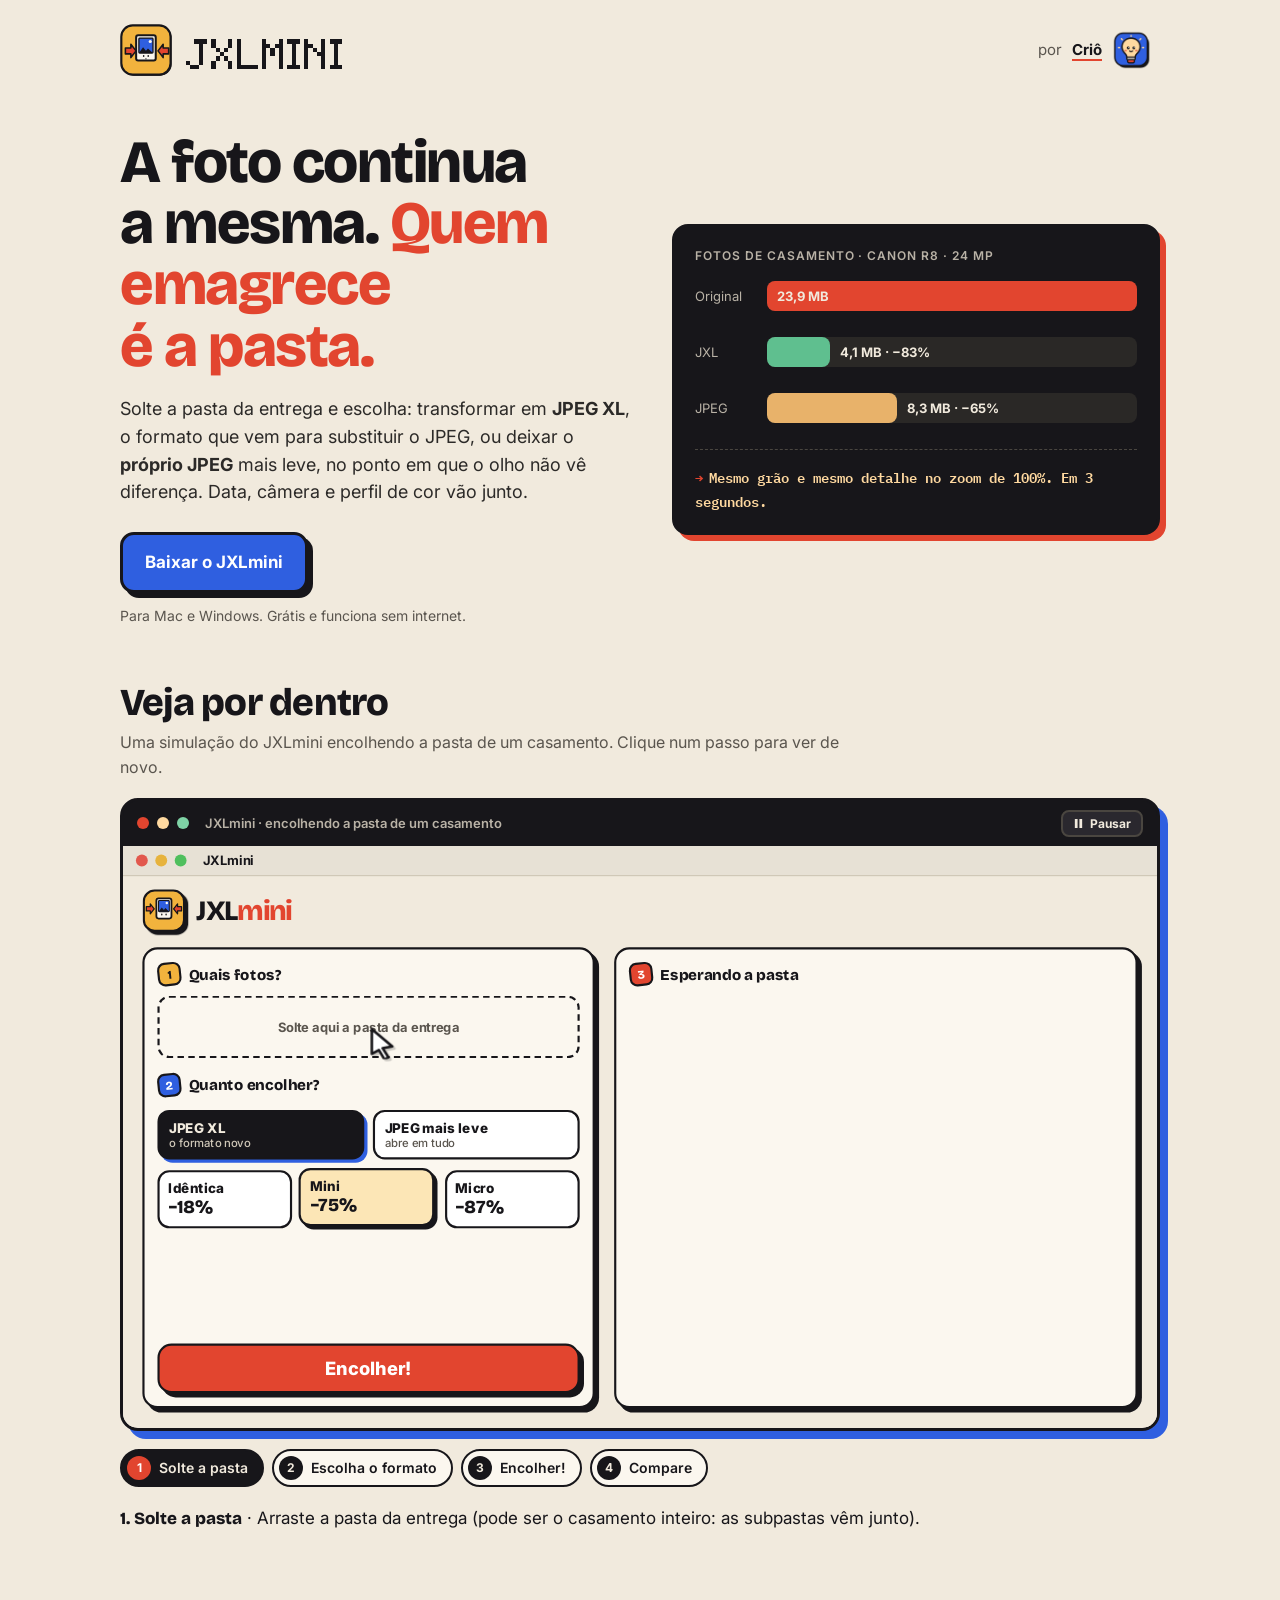
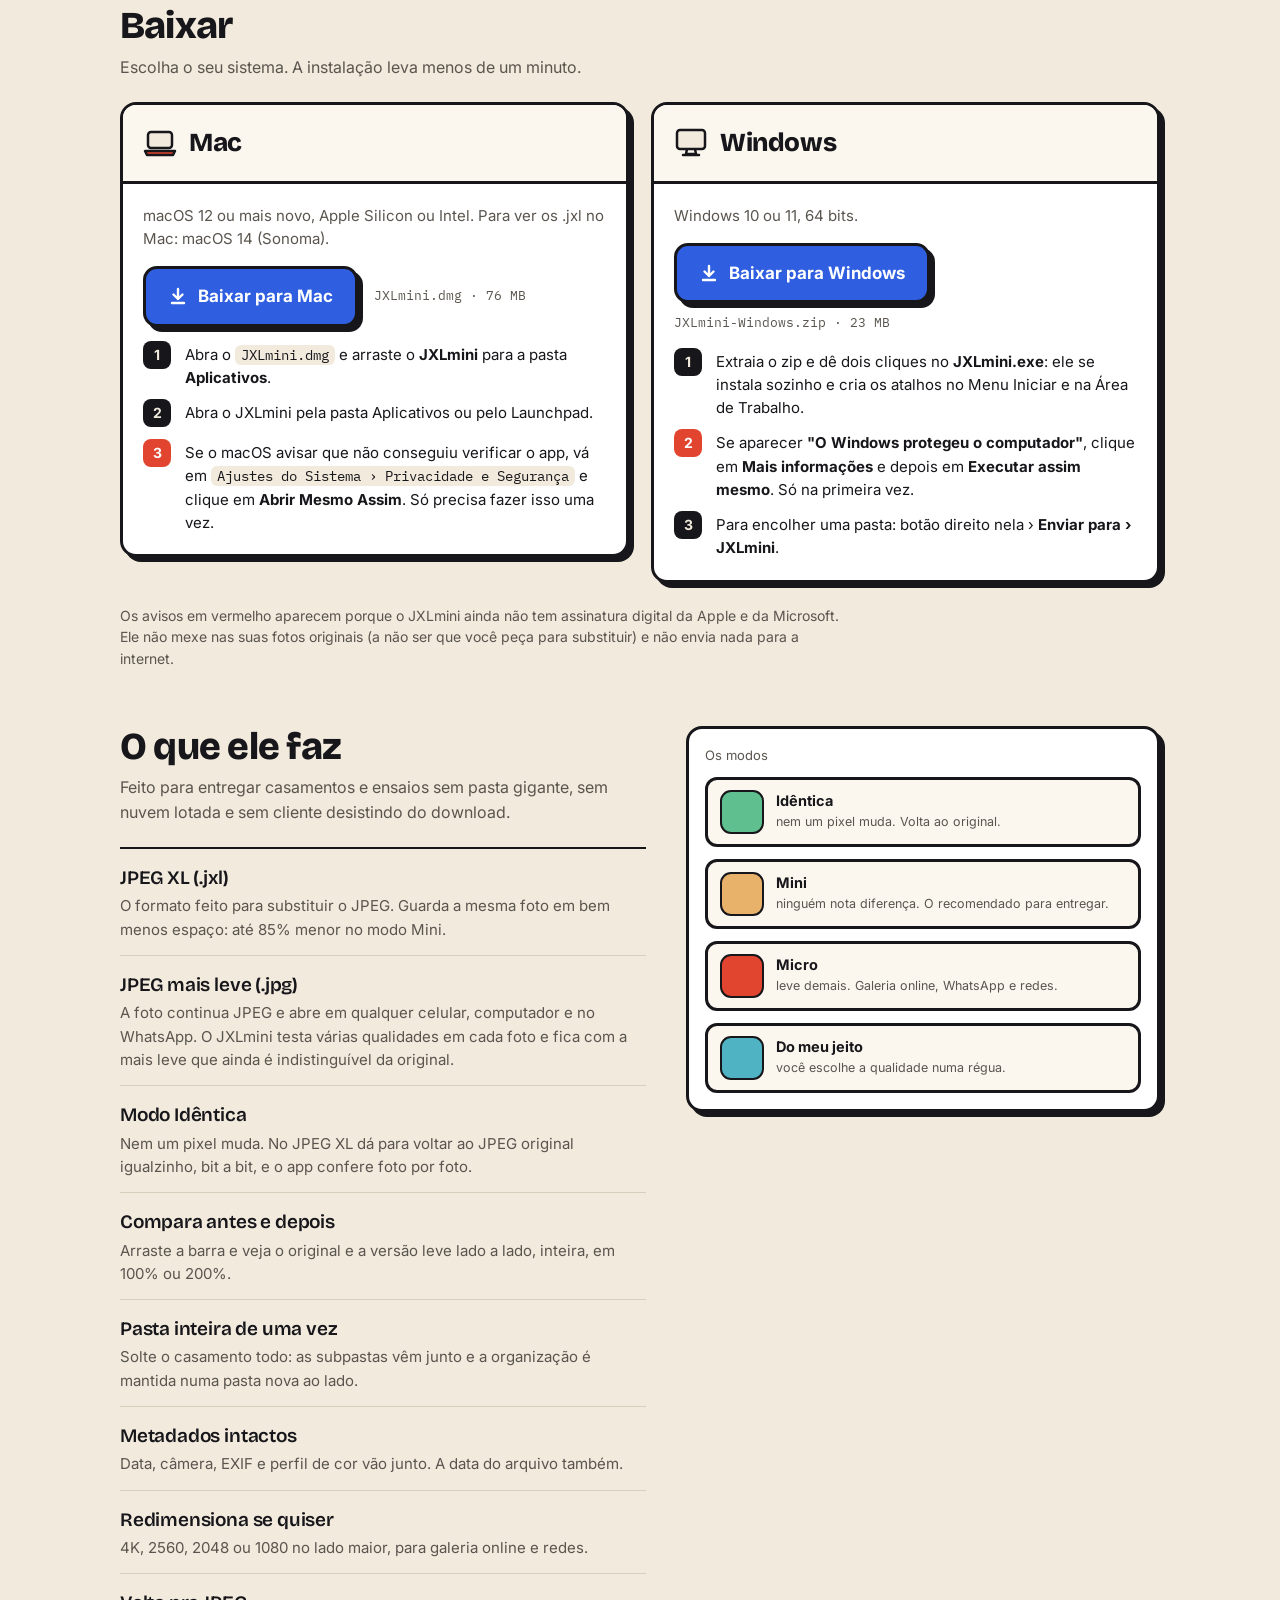
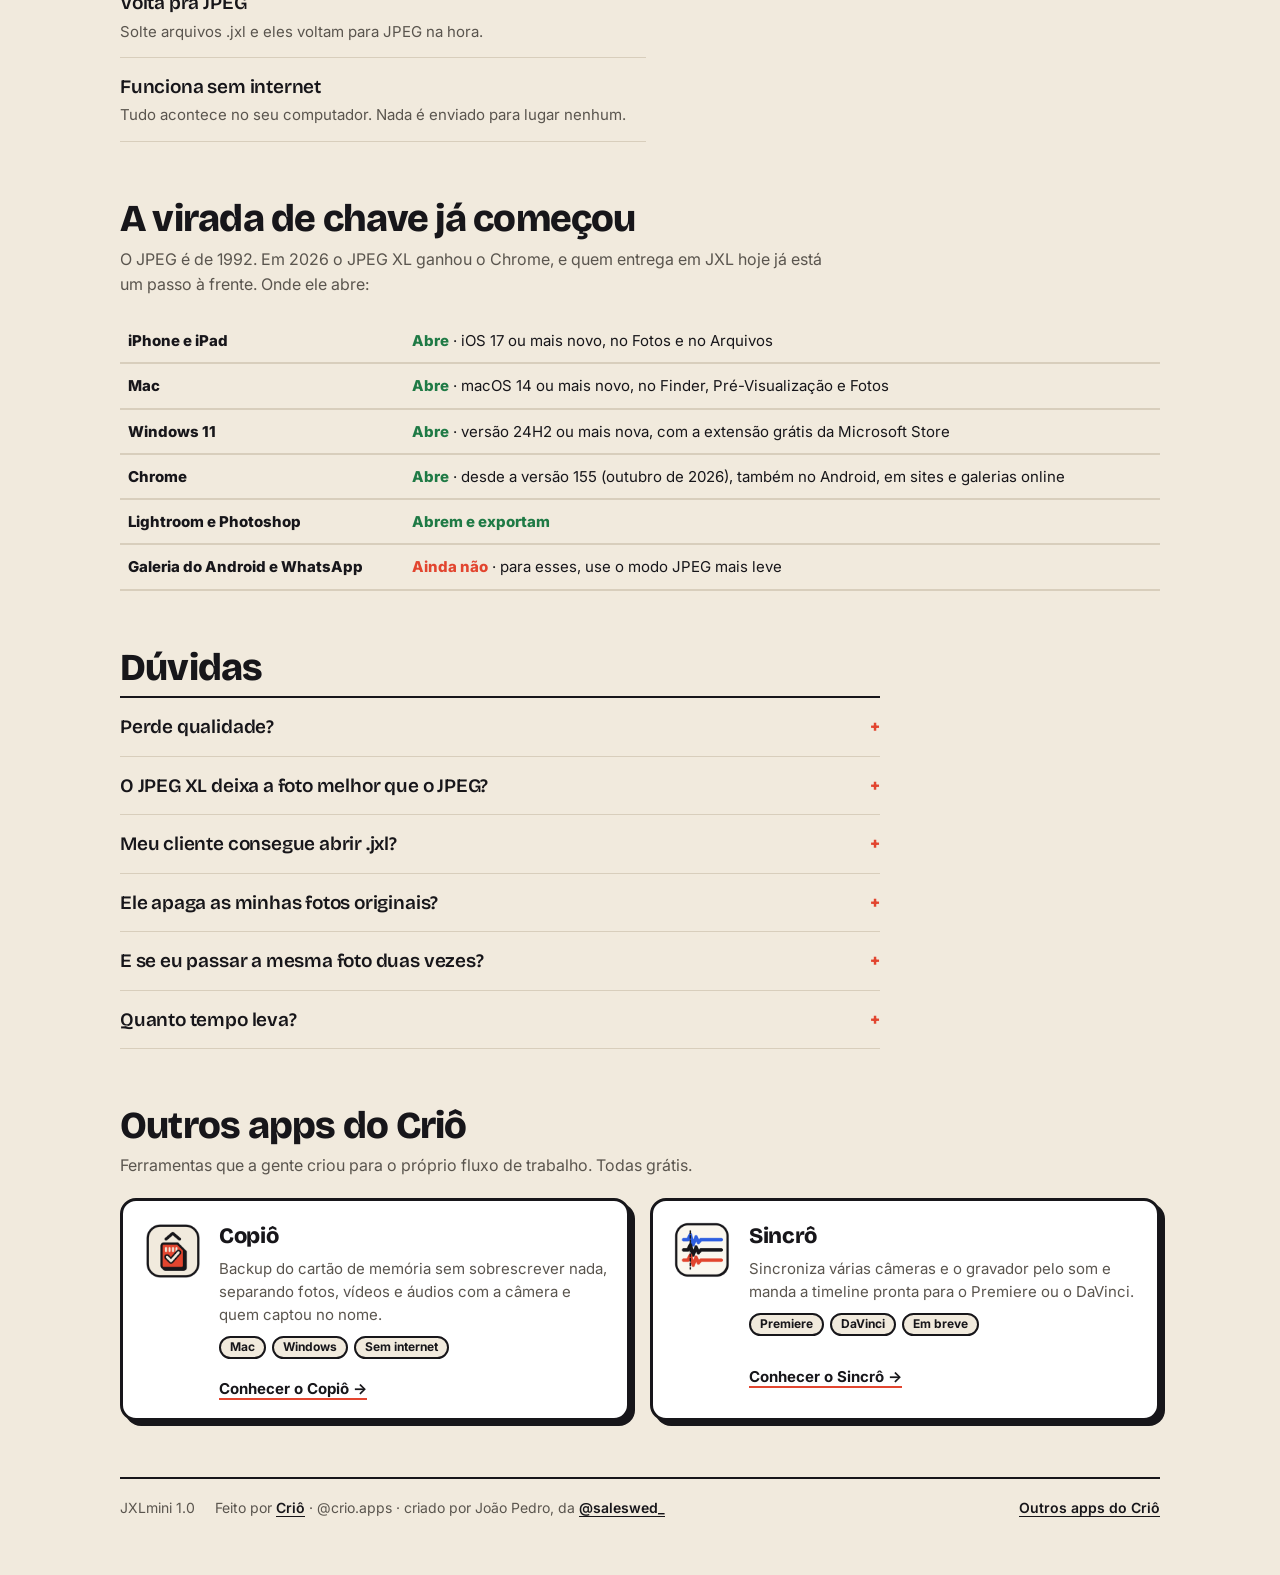
<file: jxlmini/index.html>
<!doctype html>
<html lang="pt-BR">
<head>
<meta charset="utf-8">
<meta name="viewport" content="width=device-width, initial-scale=1, viewport-fit=cover">
<title>JXLmini · fotos bem mais leves, em JPEG XL ou JPEG</title>
<meta name="description" content="App gratuito que deixa suas fotos bem mais leves sem perder qualidade: converte JPEG em JPEG XL (.jxl) ou recomprime o próprio JPEG no ponto em que o olho não vê diferença. Mac e Windows, sem internet.">
<meta property="og:type" content="website">
<meta property="og:site_name" content="Criô · Apps">
<meta property="og:locale" content="pt_BR">
<meta property="og:url" content="https://apps.weddingflow.com.br/jxlmini/">
<meta property="og:title" content="JXLmini · a foto continua a mesma, quem emagrece é a pasta">
<meta property="og:description" content="Converte JPEG em JPEG XL ou deixa o próprio JPEG até 70% mais leve, sem diferença visível. Grátis, offline, Mac e Windows.">
<meta property="og:image" content="https://apps.weddingflow.com.br/img/compartilhar-jxlmini.jpg">
<meta property="og:image:secure_url" content="https://apps.weddingflow.com.br/img/compartilhar-jxlmini.jpg">
<meta property="og:image:type" content="image/jpeg">
<meta property="og:image:width" content="1200">
<meta property="og:image:height" content="630">
<meta property="og:image:alt" content="JXLmini: fotos bem mais leves sem perder qualidade">
<meta name="twitter:card" content="summary_large_image">
<meta name="twitter:image" content="https://apps.weddingflow.com.br/img/compartilhar-jxlmini.jpg">
<link rel="icon" href="../img/jxlmini-64.png">
<link rel="apple-touch-icon" href="../img/jxlmini-180.png">
<link rel="stylesheet" href="https://fonts.googleapis.com/css2?family=Bricolage+Grotesque:opsz,wght@12..96,600;12..96,800&family=Inter:wght@400;500;600;700&family=IBM+Plex+Mono:wght@500;600&display=swap">
<link rel="stylesheet" href="../sim/sim.css">
<style>
/* Mesmo layout do Copiô e do Baixô. */
:root{
  --cream:#F1EADD; --paper:#FBF7EF; --white:#FFFFFF; --ink:#17161A; --soft:#5A554E; --line:#D8CEBC;
  --red:#E2452F; --blue:#2F5FE0; --blue-ink:#FFFFFF; --gold:#FFD9A0;
  --display:"Bricolage Grotesque","Avenir Next","Segoe UI",system-ui,sans-serif;
  --body:"Inter",-apple-system,"Segoe UI",system-ui,sans-serif;
  --mono:"IBM Plex Mono",ui-monospace,Menlo,Consolas,monospace;
  --bw:3px; --r:16px; --sh:5px 5px 0 var(--ink);
  color-scheme:light;
}
*{box-sizing:border-box}
[hidden]{display:none!important}
img{max-width:100%}
::selection{background:var(--blue);color:var(--blue-ink)}
body{margin:0;background:var(--cream);color:var(--ink);font-family:var(--body);font-size:16px;line-height:1.55;
  padding-left:max(16px, env(safe-area-inset-left, 0px));padding-right:max(16px, env(safe-area-inset-right, 0px));
  -webkit-font-smoothing:antialiased}
a{color:inherit}
:focus-visible{outline:3px solid var(--blue);outline-offset:3px;border-radius:6px}
.wrap{max-width:1040px;margin:0 auto;padding-block:24px 56px;display:grid;gap:56px}

/* topo */
.top{display:flex;align-items:center;gap:14px;flex-wrap:wrap}
.top .logo{width:52px;height:52px;flex-shrink:0}
.wordmark{height:30px;width:auto;display:block}
.top .by{margin-left:auto;display:inline-flex;align-items:center;gap:10px;font-size:15px;color:var(--soft);text-decoration:none;padding:6px 8px 6px 12px;border-radius:12px}
.top .by img{width:40px;height:40px;transition:transform .35s cubic-bezier(.34,1.56,.64,1)}
.top .by:hover img{transform:rotate(-8deg) scale(1.06)}
.top .by b{color:var(--ink);text-decoration:underline;text-decoration-thickness:2px;text-underline-offset:4px;text-decoration-color:var(--red)}
.top .by:hover{background:var(--paper)}

/* abertura */
.hero{display:grid;grid-template-columns:minmax(0,1.05fr) minmax(0,1fr);gap:40px;align-items:center}
h1{font-family:var(--display);font-weight:800;font-size:clamp(36px,5.6vw,60px);line-height:1.02;letter-spacing:-.025em;margin:0 0 18px;text-wrap:balance}
h1 em{font-style:normal;color:var(--red)}
.lead{font-size:18px;max-width:34em;margin:0 0 26px;color:#2C2A28}
.cta{display:flex;flex-wrap:wrap;gap:12px;align-items:center}
.note-sm{font-size:14px;color:var(--soft)}
.rename{background:var(--ink);color:var(--cream);border:var(--bw) solid var(--ink);border-radius:var(--r);box-shadow:6px 6px 0 var(--red);
  padding:20px 20px 18px;font-family:var(--mono);font-size:14px;display:grid;gap:16px;min-width:0}
.rename .lbl{font-family:var(--body);font-size:12px;letter-spacing:.08em;text-transform:uppercase;color:#B9B2A6;font-weight:600}
.rename .pair{display:grid;gap:6px;min-width:0}
.rename .from{color:#B9B2A6;overflow-wrap:anywhere}
.rename .to{color:var(--cream);overflow-wrap:anywhere}
.rename .to b{color:var(--gold);font-weight:600}
.rename .to i{font-style:normal;background:var(--red);color:var(--white);padding:0 4px;border-radius:4px}
.rename .arrow{color:var(--red);font-weight:600;margin-right:6px}
.rename hr{border:0;border-top:1px dashed #4A4640;margin:0}

/* botoes */
.btn{display:inline-flex;align-items:center;justify-content:center;gap:10px;background:var(--blue);color:var(--blue-ink);
  border:var(--bw) solid var(--ink);border-radius:14px;box-shadow:var(--sh);padding:14px 22px;font-family:var(--body);font-weight:700;
  font-size:17px;text-decoration:none;transition:transform .1s,box-shadow .1s;cursor:pointer}
.btn svg{width:20px;height:20px;flex-shrink:0}
.btn:hover{transform:translate(-1px,-1px);box-shadow:6px 6px 0 var(--ink)}
.btn:active{transform:translate(4px,4px);box-shadow:1px 1px 0 var(--ink)}
.btn.ghost{background:var(--paper);color:var(--ink)}
.btn[aria-disabled="true"]{background:var(--line);color:var(--soft);border-color:#9B9486;box-shadow:none;cursor:not-allowed;transform:none}

/* download */
h2{font-family:var(--display);font-weight:800;font-size:clamp(28px,3.6vw,38px);letter-spacing:-.02em;line-height:1.1;margin:0 0 8px;text-wrap:balance}
.sub{margin:0 0 22px;color:var(--soft);max-width:44em}
.phone{background:var(--paper);border:var(--bw) solid var(--ink);border-radius:var(--r);padding:14px 16px;margin:0 0 20px;font-weight:600}
.os-grid{display:grid;grid-template-columns:repeat(2,minmax(0,1fr));gap:22px;align-items:start}
.os{background:var(--white);border:var(--bw) solid var(--ink);border-radius:var(--r);box-shadow:var(--sh);overflow:hidden;min-width:0}
.os.mine{box-shadow:7px 7px 0 var(--red)}
.os.mine{order:-1}
.os-head{display:flex;align-items:center;gap:12px;padding:18px 20px;border-bottom:var(--bw) solid var(--ink);background:var(--paper)}
.os-head h3{font-family:var(--display);font-weight:800;font-size:26px;letter-spacing:-.015em;margin:0}
.os-head svg{width:34px;height:34px;flex-shrink:0}
.mine-tag{margin-left:auto;background:var(--red);color:var(--white);border:2px solid var(--ink);border-radius:99px;font-size:13px;font-weight:700;padding:2px 11px;white-space:nowrap}
.os-body{padding:20px;display:grid;gap:16px}
.req{margin:0;font-size:15px;color:var(--soft)}
.dlrow{display:flex;flex-wrap:wrap;align-items:center;gap:10px 16px}
.file{font-family:var(--mono);font-size:13px;color:var(--soft)}
.steps{list-style:none;margin:0;padding:0;display:grid;gap:12px;counter-reset:s}
.steps li{position:relative;padding-left:42px;min-height:28px;counter-increment:s;font-size:15px}
.steps li::before{content:counter(s);position:absolute;left:0;top:-2px;width:28px;height:28px;border-radius:8px;background:var(--ink);color:var(--cream);
  font-weight:700;font-size:14px;display:flex;align-items:center;justify-content:center}
.steps li.warn::before{background:var(--red);color:var(--white)}
.steps b{font-weight:700}
.path{font-family:var(--mono);font-size:13.5px;background:var(--cream);border-radius:6px;padding:1px 6px;white-space:nowrap}
.why{margin:22px 0 0;font-size:14px;color:var(--soft);max-width:52em}

/* o que faz */
.what{display:grid;grid-template-columns:minmax(0,1fr) minmax(0,.9fr);gap:40px;align-items:start}
.feats{list-style:none;margin:0;padding:0;display:grid;gap:0;border-top:2px solid var(--ink)}
.feats li{padding:14px 0;border-bottom:1px solid var(--line);display:grid;gap:2px}
.feats b{font-family:var(--display);font-weight:600;font-size:19px;letter-spacing:-.01em}
.feats span{color:var(--soft);font-size:15px}
.tree{background:var(--white);border:var(--bw) solid var(--ink);border-radius:var(--r);box-shadow:var(--sh);padding:18px 18px 16px;min-width:0}
.tree .cap{font-size:13px;color:var(--soft);margin:0 0 10px}
.tree pre{margin:0;font-family:var(--mono);font-size:13px;line-height:1.75;overflow-x:auto;color:var(--ink)}
.tree .d{font-weight:600}
.tree .p{color:var(--blue);font-weight:600}
.tree .f{color:var(--soft)}
.tree .k{color:var(--red);font-weight:600}

footer{border-top:2px solid var(--ink);padding-top:18px;display:flex;flex-wrap:wrap;gap:8px 20px;align-items:center;font-size:14px;color:var(--soft)}
footer a{color:var(--ink);font-weight:600;text-underline-offset:3px}
footer .sp{margin-left:auto}


/* lista de downloads de exemplo */
.jobs{background:var(--white);border:var(--bw) solid var(--ink);border-radius:var(--r);box-shadow:var(--sh);padding:16px;display:grid;gap:12px;min-width:0}
.jobs .cap{font-size:13px;color:var(--soft);margin:0}
.job{border:var(--bw) solid var(--ink);border-radius:12px;padding:10px 12px;display:grid;grid-template-columns:44px minmax(0,1fr);gap:12px;align-items:center;background:var(--paper)}
.job .ic{width:44px;height:44px;border:2.5px solid var(--ink);border-radius:11px;background:var(--cream);display:grid;place-items:center}
.job .ic svg{width:32px;height:32px}
.job b{display:block;font-size:14.5px;line-height:1.3;white-space:nowrap;overflow:hidden;text-overflow:ellipsis}
.job small{display:flex;gap:8px;align-items:center;flex-wrap:wrap;font-size:12.5px;color:var(--soft);margin-top:2px}
.job .chip{font-size:11.5px;font-weight:700;border:2px solid var(--ink);border-radius:99px;padding:0 8px;background:var(--cream);color:var(--ink)}
.job .bar{grid-column:2;height:16px;border:2.5px solid var(--ink);border-radius:7px;padding:2px;background:var(--white);margin-top:-4px}
.job .bar i{display:block;height:100%;background:repeating-linear-gradient(90deg,var(--red) 0 8px,transparent 8px 11px)}
.spin{transform-origin:16px 16px;animation:spin 1s linear infinite}
.drop{animation:drop 1s infinite cubic-bezier(.5,0,.6,1)}
@keyframes spin{to{transform:rotate(360deg)}}
@keyframes drop{0%{transform:translateY(-6px);opacity:0}25%{opacity:1}75%{transform:translateY(3px);opacity:1}100%{transform:translateY(5px);opacity:0}}
.rename .to .q{background:var(--blue);color:var(--white);padding:0 5px;border-radius:4px;font-weight:600}

@media (max-width:820px){
  .hero,.what{grid-template-columns:minmax(0,1fr)}
  .os-grid{grid-template-columns:minmax(0,1fr)}
}
@media (max-width:480px){
  .wordmark{height:24px}
  .top .logo{width:44px;height:44px}
  .btn{width:100%}
  .os-head h3{font-size:22px}
  footer .sp{margin-left:0}
}
@media (prefers-reduced-motion:reduce){.btn{transition:none}}
.rename .to .q.r{background:var(--red)}
.rename .to .q.g{background:var(--gold);color:var(--ink)}
.faq{display:grid;gap:0;border-top:2px solid var(--ink);max-width:760px}
.faq details{border-bottom:1px solid var(--line);padding:14px 0}
.faq summary{cursor:pointer;font-family:var(--display);font-weight:600;font-size:19px;letter-spacing:-.01em;list-style:none;display:flex;justify-content:space-between;gap:12px}
.faq summary::-webkit-details-marker{display:none}
.faq summary::after{content:"+";font-weight:800;color:var(--red)}
.faq details[open] summary::after{content:"–"}
.faq p{margin:8px 0 0;color:var(--soft);font-size:15px}
@media (max-width:560px){.path{white-space:normal;overflow-wrap:anywhere}}
.sde{display:grid;grid-template-columns:minmax(0,1.05fr) minmax(0,.95fr);gap:40px;align-items:center;background:var(--white);border:var(--bw) solid var(--ink);border-radius:22px;box-shadow:8px 8px 0 var(--red);padding:32px}
.sde h2 em{font-style:normal;color:var(--red)}
.badge{display:inline-block;background:var(--red);color:var(--white);border:2px solid var(--ink);border-radius:99px;font-size:13px;font-weight:700;padding:3px 12px;margin-bottom:12px}
.steps.big li{font-size:16px}
.crew{display:flex;flex-wrap:wrap;gap:8px}
.who{display:inline-flex;align-items:center;gap:7px;border:2.5px solid var(--ink);border-radius:99px;padding:3px 12px 3px 4px;font-weight:600;font-size:14px;background:var(--paper)}
.who i{width:24px;height:24px;border-radius:50%;border:2px solid var(--ink);display:grid;place-items:center;font-style:normal;font-size:11px;font-weight:800;color:#fff}
.who b{font-family:var(--display);font-weight:800}
@media (max-width:820px){.sde{grid-template-columns:minmax(0,1fr);padding:22px 18px}}
.rv{display:grid;grid-template-columns:minmax(0,1fr) minmax(0,1fr);gap:36px;align-items:center;background:var(--white);border:var(--bw) solid var(--ink);border-radius:22px;box-shadow:8px 8px 0 var(--blue);padding:32px}
.rv h2 em{font-style:normal;color:var(--blue)}
.badge.blue{background:var(--blue)}
@media (max-width:820px){.rv{grid-template-columns:minmax(0,1fr);padding:22px 18px}}
.more-apps h2{margin:0 0 6px}
.more-apps .sub{margin:0 0 20px}
.ma-grid{display:grid;grid-template-columns:repeat(auto-fit,minmax(260px,1fr));gap:20px}
.ma{display:grid;grid-template-columns:64px minmax(0,1fr);gap:14px;align-items:start;background:var(--white);border:var(--bw) solid var(--ink);border-radius:var(--r);box-shadow:var(--sh);padding:18px;text-decoration:none;color:var(--ink);transition:transform .1s,box-shadow .1s}
.ma:hover{transform:translate(-2px,-2px);box-shadow:7px 7px 0 var(--ink)}
.ma:active{transform:translate(3px,3px);box-shadow:2px 2px 0 var(--ink)}
.ma img{width:64px;height:64px}
.ma h3{font-family:var(--display);font-weight:800;font-size:22px;letter-spacing:-.015em;margin:0 0 4px}
.ma p{margin:0 0 10px;font-size:15px;color:var(--soft)}
.ma .ma-tags{display:flex;flex-wrap:wrap;gap:6px}
.ma .ma-tags span{font-size:12px;font-weight:700;border:2px solid var(--ink);border-radius:99px;padding:0 9px;background:var(--cream)}
.ma .ma-go{grid-column:2;font-weight:700;font-size:15px;display:inline-flex;align-items:center;gap:6px;margin-top:4px;text-decoration:underline;text-decoration-color:var(--red);text-decoration-thickness:2px;text-underline-offset:4px}
.applink{font-weight:700;color:var(--ink);text-decoration:underline;text-decoration-color:var(--red);text-decoration-thickness:2px;text-underline-offset:3px;white-space:nowrap}
.applink img{width:20px;height:20px;vertical-align:-4px;margin-right:4px}

.barx{display:grid;grid-template-columns:62px 1fr;gap:10px;align-items:center;font-family:var(--body);font-size:13px;color:#B9B2A6;margin-bottom:10px}
.barx .tr{position:relative;height:30px;border-radius:8px;background:#2a2826}
.barx i{position:absolute;left:0;top:0;bottom:0;border-radius:8px;font-style:normal}
.barx b{position:absolute;top:5px;font-family:var(--body);font-size:13px;color:#F1EADD}
.compat{width:100%;border-collapse:collapse;font-size:15px;margin-top:14px}
.compat td{border-bottom:2px solid var(--line);padding:10px 8px;vertical-align:top}
.compat td:first-child{font-weight:800;white-space:nowrap}
.compat .y{color:#1f7a45;font-weight:800}.compat .n{color:var(--red);font-weight:800}
</style>
</head>
<body>

<div class="wrap">
  <header class="top">
    <svg class="logo" aria-hidden="true" viewBox="60 60 870 870">
  <rect x="100" y="100" width="824" height="824" rx="190" fill="#17161A"/>
  <rect x="82" y="82" width="824" height="824" rx="190" fill="#F2B33D" stroke="#17161A" stroke-width="36"/>
  
  <rect x="330" y="250" width="328" height="420" rx="34" fill="#FBF7EF" stroke="#17161A" stroke-width="34"/>
  <rect x="376" y="296" width="236" height="250" rx="14" fill="#2F5FE0" stroke="#17161A" stroke-width="22"/>
  <path d="M376 546l70-96 48 58 34-40 84 78z" fill="#17161A"/>
  <circle cx="566" cy="352" r="26" fill="#FBF7EF"/>
  <ellipse cx="456" cy="596" rx="13" ry="18" fill="#17161A"/>
  <ellipse cx="532" cy="596" rx="13" ry="18" fill="#17161A"/>
  
  <g fill="#E2452F" stroke="#17161A" stroke-width="26" stroke-linejoin="round">
    <path d="M150 460h92v-62l86 112-86 112v-62h-92z"/>
    <path d="M874 460h-92v-62l-86 112 86 112v-62h92z"/>
  </g>
  <ellipse cx="494" cy="640" rx="12" ry="9" fill="#17161A"/>
</svg>

    <svg class="wordmark" style="height:38px" viewBox="0 0 37 9" role="img" aria-label="JXLmini" shape-rendering="crispEdges" fill="currentColor"><rect x="2" y="2" width="1" height="1"/><rect x="3" y="2" width="1" height="1"/><rect x="4" y="2" width="1" height="1"/><rect x="3" y="3" width="1" height="1"/><rect x="3" y="4" width="1" height="1"/><rect x="3" y="5" width="1" height="1"/><rect x="3" y="6" width="1" height="1"/><rect x="0" y="7" width="1" height="1"/><rect x="3" y="7" width="1" height="1"/><rect x="1" y="8" width="1" height="1"/><rect x="2" y="8" width="1" height="1"/><rect x="6" y="2" width="1" height="1"/><rect x="10" y="2" width="1" height="1"/><rect x="6" y="3" width="1" height="1"/><rect x="10" y="3" width="1" height="1"/><rect x="7" y="4" width="1" height="1"/><rect x="9" y="4" width="1" height="1"/><rect x="8" y="5" width="1" height="1"/><rect x="7" y="6" width="1" height="1"/><rect x="9" y="6" width="1" height="1"/><rect x="6" y="7" width="1" height="1"/><rect x="10" y="7" width="1" height="1"/><rect x="6" y="8" width="1" height="1"/><rect x="10" y="8" width="1" height="1"/><rect x="12" y="2" width="1" height="1"/><rect x="12" y="3" width="1" height="1"/><rect x="12" y="4" width="1" height="1"/><rect x="12" y="5" width="1" height="1"/><rect x="12" y="6" width="1" height="1"/><rect x="12" y="7" width="1" height="1"/><rect x="12" y="8" width="1" height="1"/><rect x="13" y="8" width="1" height="1"/><rect x="14" y="8" width="1" height="1"/><rect x="15" y="8" width="1" height="1"/><rect x="16" y="8" width="1" height="1"/><rect x="18" y="2" width="1" height="1"/><rect x="22" y="2" width="1" height="1"/><rect x="18" y="3" width="1" height="1"/><rect x="19" y="3" width="1" height="1"/><rect x="21" y="3" width="1" height="1"/><rect x="22" y="3" width="1" height="1"/><rect x="18" y="4" width="1" height="1"/><rect x="20" y="4" width="1" height="1"/><rect x="22" y="4" width="1" height="1"/><rect x="18" y="5" width="1" height="1"/><rect x="20" y="5" width="1" height="1"/><rect x="22" y="5" width="1" height="1"/><rect x="18" y="6" width="1" height="1"/><rect x="22" y="6" width="1" height="1"/><rect x="18" y="7" width="1" height="1"/><rect x="22" y="7" width="1" height="1"/><rect x="18" y="8" width="1" height="1"/><rect x="22" y="8" width="1" height="1"/><rect x="24" y="2" width="1" height="1"/><rect x="25" y="2" width="1" height="1"/><rect x="26" y="2" width="1" height="1"/><rect x="25" y="3" width="1" height="1"/><rect x="25" y="4" width="1" height="1"/><rect x="25" y="5" width="1" height="1"/><rect x="25" y="6" width="1" height="1"/><rect x="25" y="7" width="1" height="1"/><rect x="24" y="8" width="1" height="1"/><rect x="25" y="8" width="1" height="1"/><rect x="26" y="8" width="1" height="1"/><rect x="28" y="2" width="1" height="1"/><rect x="32" y="2" width="1" height="1"/><rect x="28" y="3" width="1" height="1"/><rect x="29" y="3" width="1" height="1"/><rect x="32" y="3" width="1" height="1"/><rect x="28" y="4" width="1" height="1"/><rect x="30" y="4" width="1" height="1"/><rect x="32" y="4" width="1" height="1"/><rect x="28" y="5" width="1" height="1"/><rect x="31" y="5" width="1" height="1"/><rect x="32" y="5" width="1" height="1"/><rect x="28" y="6" width="1" height="1"/><rect x="32" y="6" width="1" height="1"/><rect x="28" y="7" width="1" height="1"/><rect x="32" y="7" width="1" height="1"/><rect x="28" y="8" width="1" height="1"/><rect x="32" y="8" width="1" height="1"/><rect x="34" y="2" width="1" height="1"/><rect x="35" y="2" width="1" height="1"/><rect x="36" y="2" width="1" height="1"/><rect x="35" y="3" width="1" height="1"/><rect x="35" y="4" width="1" height="1"/><rect x="35" y="5" width="1" height="1"/><rect x="35" y="6" width="1" height="1"/><rect x="35" y="7" width="1" height="1"/><rect x="34" y="8" width="1" height="1"/><rect x="35" y="8" width="1" height="1"/><rect x="36" y="8" width="1" height="1"/></svg>
    <a class="by" href="../" title="Outros apps do Criô">por <b>Criô</b><img src="../img/crio-180.png" alt="" width="40" height="40"></a>
  </header>

  <section class="hero" aria-labelledby="t-hero">
    <div>
      <h1 id="t-hero">A foto continua a mesma. <em>Quem emagrece é a pasta.</em></h1>
      <p class="lead">Solte a pasta da entrega e escolha: transformar em <b>JPEG XL</b>, o formato que vem para substituir o JPEG, ou deixar o <b>próprio JPEG</b> mais leve, no ponto em que o olho não vê diferença. Data, câmera e perfil de cor vão junto.</p>
      <div class="cta">
        <a class="btn" id="hero-btn" href="#baixar">Baixar o JXLmini</a>
        <span class="note-sm">Para Mac e Windows. Grátis e funciona sem internet.</span>
      </div>
    </div>
    <div class="rename" aria-label="Exemplo com fotos de um casamento real">
      <div class="lbl">Fotos de casamento · Canon R8 · 24 MP</div>
      <div class="barx"><span>Original</span><span class="tr"><i style="width:100%;background:#E2452F"></i><b style="left:10px">23,9 MB</b></span></div>
      <div class="barx"><span>JXL</span><span class="tr"><i style="width:17%;background:#5fbf8f"></i><b style="left:calc(17% + 10px)">4,1 MB · −83%</b></span></div>
      <div class="barx"><span>JPEG</span><span class="tr"><i style="width:35%;background:#e8b26a"></i><b style="left:calc(35% + 10px)">8,3 MB · −65%</b></span></div>
      <hr>
      <div class="pair"><div class="to"><span class="arrow">→</span><b>Mesmo grão e mesmo detalhe no zoom de 100%. Em 3 segundos.</b></div></div>
    </div>
  </section>

  <section aria-labelledby="t-sim">
    <div class="sim-head"><h2 id="t-sim">Veja por dentro</h2><p>Uma simulação do JXLmini encolhendo a pasta de um casamento. Clique num passo para ver de novo.</p></div>
    <div data-sim style="margin-top:18px"></div>
  </section>

  <section id="baixar" aria-labelledby="t-dl">
    <h2 id="t-dl">Baixar</h2>
    <p class="sub" id="detect">Escolha o seu sistema. A instalação leva menos de um minuto.</p>
    <p class="phone" id="phone" hidden>O JXLmini é um app para o computador. Abra este mesmo link no seu Mac ou PC para baixar.</p>
    <div class="os-grid">
      <article class="os" id="os-mac" aria-labelledby="t-mac">
        <div class="os-head">
          <svg viewBox="0 0 34 34" aria-hidden="true"><rect x="5" y="6" width="24" height="16" rx="3" fill="#F1EADD" stroke="#17161A" stroke-width="2.5"/><path d="M2 25h30l-2 4H4z" fill="#E2452F" stroke="#17161A" stroke-width="2.5" stroke-linejoin="round"/></svg>
          <h3 id="t-mac">Mac</h3>
          <span class="mine-tag" hidden>Seu sistema</span>
        </div>
        <div class="os-body">
          <p class="req">macOS 12 ou mais novo, Apple Silicon ou Intel. Para ver os .jxl no Mac: macOS 14 (Sonoma).</p>
          <div class="dlrow"><a class="btn" data-os="mac" href="#baixar">Baixar para Mac</a><span class="file">JXLmini.dmg · 76 MB</span></div>
          <ol class="steps">
            <li>Abra o <span class="path">JXLmini.dmg</span> e arraste o <b>JXLmini</b> para a pasta <b>Aplicativos</b>.</li>
            <li>Abra o JXLmini pela pasta Aplicativos ou pelo Launchpad.</li>
            <li class="warn"><span>Se o macOS avisar que não conseguiu verificar o app, vá em <span class="path">Ajustes do Sistema › Privacidade e Segurança</span> e clique em <b>Abrir Mesmo Assim</b>. Só precisa fazer isso uma vez.</span></li>
          </ol>
        </div>
      </article>
      <article class="os" id="os-win" aria-labelledby="t-win">
        <div class="os-head">
          <svg viewBox="0 0 34 34" aria-hidden="true"><rect x="3" y="4" width="28" height="19" rx="3" fill="#F1EADD" stroke="#17161A" stroke-width="2.5"/><path d="M13 23l-1 5h10l-1-5" fill="none" stroke="#17161A" stroke-width="2.5" stroke-linejoin="round"/><path d="M9 29h16" stroke="#17161A" stroke-width="2.5" stroke-linecap="round"/></svg>
          <h3 id="t-win">Windows</h3>
          <span class="mine-tag" hidden>Seu sistema</span>
        </div>
        <div class="os-body">
          <p class="req">Windows 10 ou 11, 64 bits.</p>
          <div class="dlrow"><a class="btn" data-os="win" href="#baixar">Baixar para Windows</a><span class="file" id="winfile">JXLmini-Windows.zip · 23 MB</span></div>
          <ol class="steps">
            <li>Extraia o zip e dê dois cliques no <b>JXLmini.exe</b>: ele se instala sozinho e cria os atalhos no Menu Iniciar e na Área de Trabalho.</li>
            <li class="warn"><span>Se aparecer <b>"O Windows protegeu o computador"</b>, clique em <b>Mais informações</b> e depois em <b>Executar assim mesmo</b>. Só na primeira vez.</span></li>
            <li>Para encolher uma pasta: botão direito nela › <b>Enviar para › JXLmini</b>.</li>
          </ol>
        </div>
      </article>
    </div>
    <p class="why">Os avisos em vermelho aparecem porque o JXLmini ainda não tem assinatura digital da Apple e da Microsoft. Ele não mexe nas suas fotos originais (a não ser que você peça para substituir) e não envia nada para a internet.</p>
  </section>

  <section class="what" aria-labelledby="t-what">
    <div>
      <h2 id="t-what">O que ele faz</h2>
      <p class="sub">Feito para entregar casamentos e ensaios sem pasta gigante, sem nuvem lotada e sem cliente desistindo do download.</p>
      <ul class="feats">
        <li><b>JPEG XL (.jxl)</b><span>O formato feito para substituir o JPEG. Guarda a mesma foto em bem menos espaço: até 85% menor no modo Mini.</span></li>
        <li><b>JPEG mais leve (.jpg)</b><span>A foto continua JPEG e abre em qualquer celular, computador e no WhatsApp. O JXLmini testa várias qualidades em cada foto e fica com a mais leve que ainda é indistinguível da original.</span></li>
        <li><b>Modo Idêntica</b><span>Nem um pixel muda. No JPEG XL dá para voltar ao JPEG original igualzinho, bit a bit, e o app confere foto por foto.</span></li>
        <li><b>Compara antes e depois</b><span>Arraste a barra e veja o original e a versão leve lado a lado, inteira, em 100% ou 200%.</span></li>
        <li><b>Pasta inteira de uma vez</b><span>Solte o casamento todo: as subpastas vêm junto e a organização é mantida numa pasta nova ao lado.</span></li>
        <li><b>Metadados intactos</b><span>Data, câmera, EXIF e perfil de cor vão junto. A data do arquivo também.</span></li>
        <li><b>Redimensiona se quiser</b><span>4K, 2560, 2048 ou 1080 no lado maior, para galeria online e redes.</span></li>
        <li><b>Volta pra JPEG</b><span>Solte arquivos .jxl e eles voltam para JPEG na hora.</span></li>
        <li><b>Funciona sem internet</b><span>Tudo acontece no seu computador. Nada é enviado para lugar nenhum.</span></li>
      </ul>
    </div>
    <div class="jobs" aria-label="Os modos">
      <p class="cap">Os modos</p>
      <div class="job"><span class="ic" style="background:#5fbf8f"></span><div><b>Idêntica</b><small>nem um pixel muda. Volta ao original.</small></div></div>
      <div class="job"><span class="ic" style="background:#e8b26a"></span><div><b>Mini</b><small>ninguém nota diferença. O recomendado para entregar.</small></div></div>
      <div class="job"><span class="ic" style="background:#E2452F"></span><div><b>Micro</b><small>leve demais. Galeria online, WhatsApp e redes.</small></div></div>
      <div class="job"><span class="ic" style="background:#4fb3c4"></span><div><b>Do meu jeito</b><small>você escolhe a qualidade numa régua.</small></div></div>
    </div>
  </section>

  <section aria-labelledby="t-virada">
    <h2 id="t-virada">A virada de chave já começou</h2>
    <p class="sub">O JPEG é de 1992. Em 2026 o JPEG XL ganhou o Chrome, e quem entrega em JXL hoje já está um passo à frente. Onde ele abre:</p>
    <table class="compat">
      <tr><td>iPhone e iPad</td><td><span class="y">Abre</span> · iOS 17 ou mais novo, no Fotos e no Arquivos</td></tr>
      <tr><td>Mac</td><td><span class="y">Abre</span> · macOS 14 ou mais novo, no Finder, Pré-Visualização e Fotos</td></tr>
      <tr><td>Windows 11</td><td><span class="y">Abre</span> · versão 24H2 ou mais nova, com a extensão grátis da Microsoft Store</td></tr>
      <tr><td>Chrome</td><td><span class="y">Abre</span> · desde a versão 155 (outubro de 2026), também no Android, em sites e galerias online</td></tr>
      <tr><td>Lightroom e Photoshop</td><td><span class="y">Abrem e exportam</span></td></tr>
      <tr><td>Galeria do Android e WhatsApp</td><td><span class="n">Ainda não</span> · para esses, use o modo JPEG mais leve</td></tr>
    </table>
  </section>

  <section aria-labelledby="t-faq">
    <h2 id="t-faq">Dúvidas</h2>
    <div class="faq">
      <details><summary>Perde qualidade?</summary><p>No modo <b>Idêntica</b>, nada muda. No <b>Mini</b>, a foto é recomprimida no ponto em que o olho não vê diferença: comparamos fotos de casamento em 100% e o grão e o detalhe ficaram iguais. O <b>Micro</b> é para quando o tamanho importa mais, como galerias online e redes.</p></details>
      <details><summary>O JPEG XL deixa a foto melhor que o JPEG?</summary><p>Ele não cria detalhe que o JPEG não tinha: guarda a mesma foto em muito menos espaço. Para aproveitar tudo o que o JXL oferece (mais cores, HDR), o ideal é exportar do Lightroom direto em JXL. O JXLmini resolve as fotos que já estão em JPEG.</p></details>
      <details><summary>Meu cliente consegue abrir .jxl?</summary><p>No iPhone, no Mac e no Windows 11 com a extensão, sim. Na galeria do Android e no WhatsApp ainda não, então para esses entregue no modo JPEG mais leve. O JXLmini coloca um arquivo "Como abrir as fotos JXL" na pasta de entrega explicando tudo.</p></details>
      <details><summary>Ele apaga as minhas fotos originais?</summary><p>Não. Por padrão as versões leves vão para uma pasta nova ao lado (por exemplo "Casamento - JXL"). Se você quiser, pode mandar os originais para a Lixeira depois, ou escolher substituir os JPEGs.</p></details>
      <details><summary>E se eu passar a mesma foto duas vezes?</summary><p>O JXLmini reconhece as fotos que já passaram por ele e não recomprime de novo, para não perder qualidade.</p></details>
      <details><summary>Quanto tempo leva?</summary><p>No nosso teste, 4 fotos de 24 MP ficaram prontas em 3 segundos num MacBook com Apple Silicon. Ele usa vários núcleos ao mesmo tempo.</p></details>
    </div>
  </section>

  <section class="more-apps" aria-labelledby="t-more">
    <h2 id="t-more">Outros apps do Criô</h2>
    <p class="sub">Ferramentas que a gente criou para o próprio fluxo de trabalho. Todas grátis.</p>
    <div class="ma-grid">
      <a class="ma" href="../copio/">
        <img src="../img/copio-180.png" alt="" width="64" height="64">
        <div><h3>Copiô</h3><p>Backup do cartão de memória sem sobrescrever nada, separando fotos, vídeos e áudios com a câmera e quem captou no nome.</p><div class="ma-tags"><span>Mac</span><span>Windows</span><span>Sem internet</span></div></div>
        <span class="ma-go">Conhecer o Copiô →</span>
      </a>
      <a class="ma" href="../sincro/">
        <img src="../img/sincro-180.png" alt="" width="64" height="64">
        <div><h3>Sincrô</h3><p>Sincroniza várias câmeras e o gravador pelo som e manda a timeline pronta para o Premiere ou o DaVinci.</p><div class="ma-tags"><span>Premiere</span><span>DaVinci</span><span>Em breve</span></div></div>
        <span class="ma-go">Conhecer o Sincrô →</span>
      </a>
    </div>
  </section>

  <footer>
    <span>JXLmini 1.0</span>
    <span>Feito por <a href="https://www.instagram.com/crio.apps/" target="_blank" rel="noopener">Criô</a> · @crio.apps · criado por João Pedro, da <a href="https://www.instagram.com/saleswed_/" target="_blank" rel="noopener">@saleswed_</a></span>
    <a class="sp" href="../">Outros apps do Criô</a>
  </footer>
</div>

<script>
// Links dos arquivos de instalação. Vazio = botão mostra "Download em breve".
var DOWNLOADS = {
  mac: "https://github.com/jpsrm14-spec/jxlmini/releases/latest/download/JXLmini.dmg",
  win: "https://github.com/jpsrm14-spec/jxlmini/releases/latest/download/JXLmini-Windows.zip"
};

(function () {
  var ARROW = '<svg viewBox="0 0 20 20" aria-hidden="true"><path d="M10 3v10m0 0l-4.5-4.5M10 13l4.5-4.5M4 17h12" fill="none" stroke="currentColor" stroke-width="2.4" stroke-linecap="round" stroke-linejoin="round"/></svg>';
  document.querySelectorAll('[data-os]').forEach(function (a) {
    var url = DOWNLOADS[a.getAttribute('data-os')];
    if (url) {
      a.href = url; a.target = '_blank'; a.rel = 'noopener';
      a.innerHTML = ARROW + a.textContent;
    } else {
      a.removeAttribute('href'); a.setAttribute('aria-disabled', 'true'); a.setAttribute('role', 'link');
      a.textContent = 'Download em breve';
    }
  });

  // Qual sistema o visitante usa (o link pode forçar: #mac ou #windows)
  var ua = navigator.userAgent || '';
  var pf = (navigator.userAgentData && navigator.userAgentData.platform) || navigator.platform || '';
  var touch = (navigator.maxTouchPoints || 0) > 1;
  var os = '';
  if (/Android|iPhone|iPod|iPad/i.test(ua) || (/Mac/i.test(pf + ua) && touch)) os = 'phone';
  else if (/Mac/i.test(pf + ua)) os = 'mac';
  else if (/Win/i.test(pf + ua)) os = 'win';

  function apply() {
    var h = (location.hash || '').replace('#', '');
    var pick = h === 'mac' ? 'mac' : h === 'windows' ? 'win' : os;
    var names = { mac: 'Mac', win: 'Windows' };
    ['mac', 'win'].forEach(function (k) {
      var card = document.getElementById('os-' + k), mine = pick === k;
      card.classList.toggle('mine', mine);
      card.querySelector('.mine-tag').hidden = !mine;
    });
    document.getElementById('phone').hidden = os !== 'phone';
    var hero = document.getElementById('hero-btn');
    if (pick === 'mac' || pick === 'win') {
      document.getElementById('detect').textContent = (h ? 'Mostrando primeiro a versão para ' : 'Você está num ') +
        names[pick] + (h ? '.' : ': a versão certa já está em destaque. A instalação leva menos de um minuto.');
      hero.textContent = 'Baixar para ' + names[pick];
      hero.href = '#' + (pick === 'mac' ? 'mac' : 'windows');
    }
  }
  apply();
  window.addEventListener('hashchange', function () {
    apply();
    var el = document.getElementById('baixar');
    if (el && /^#(mac|windows)$/.test(location.hash)) el.scrollIntoView({ behavior: 'smooth', block: 'start' });
  });
})();
</script>

<script src="sim.js"></script>
<script src="../sim/sim.js"></script>
</body>
</html>
</file>
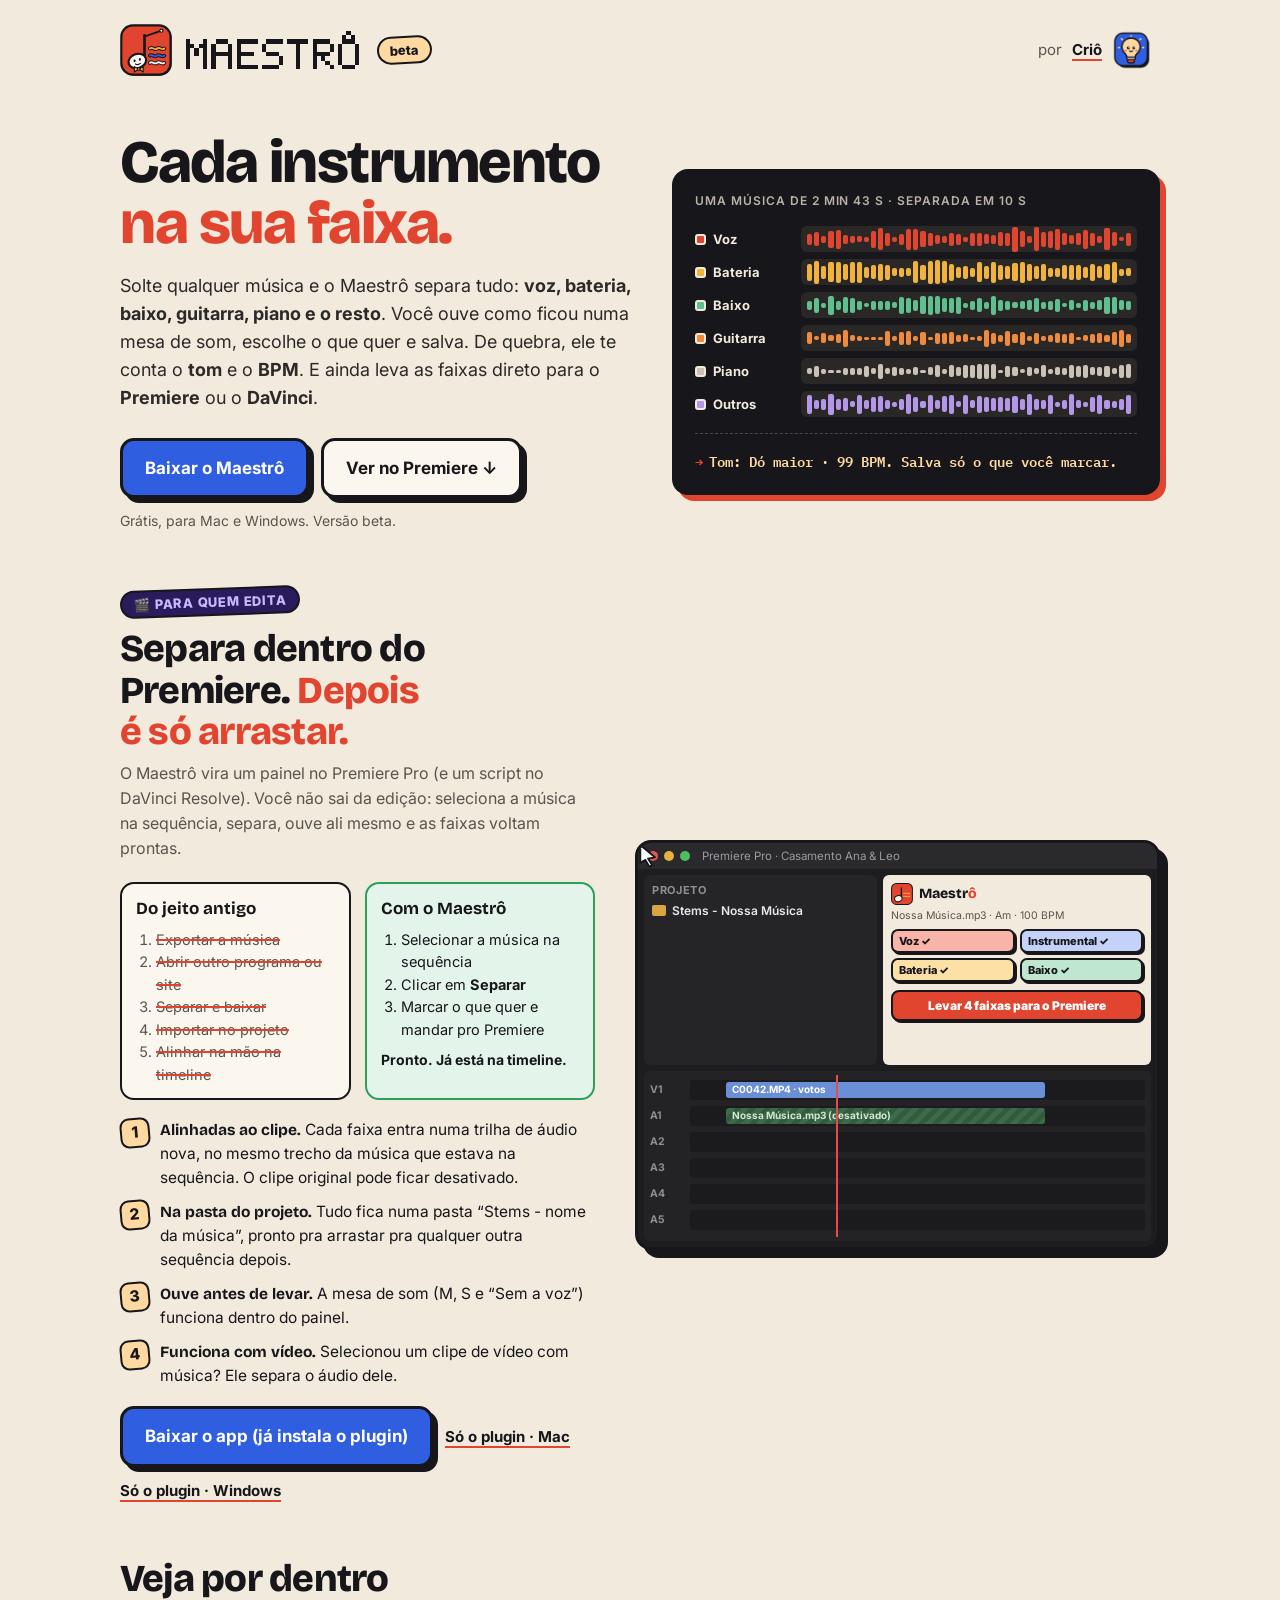
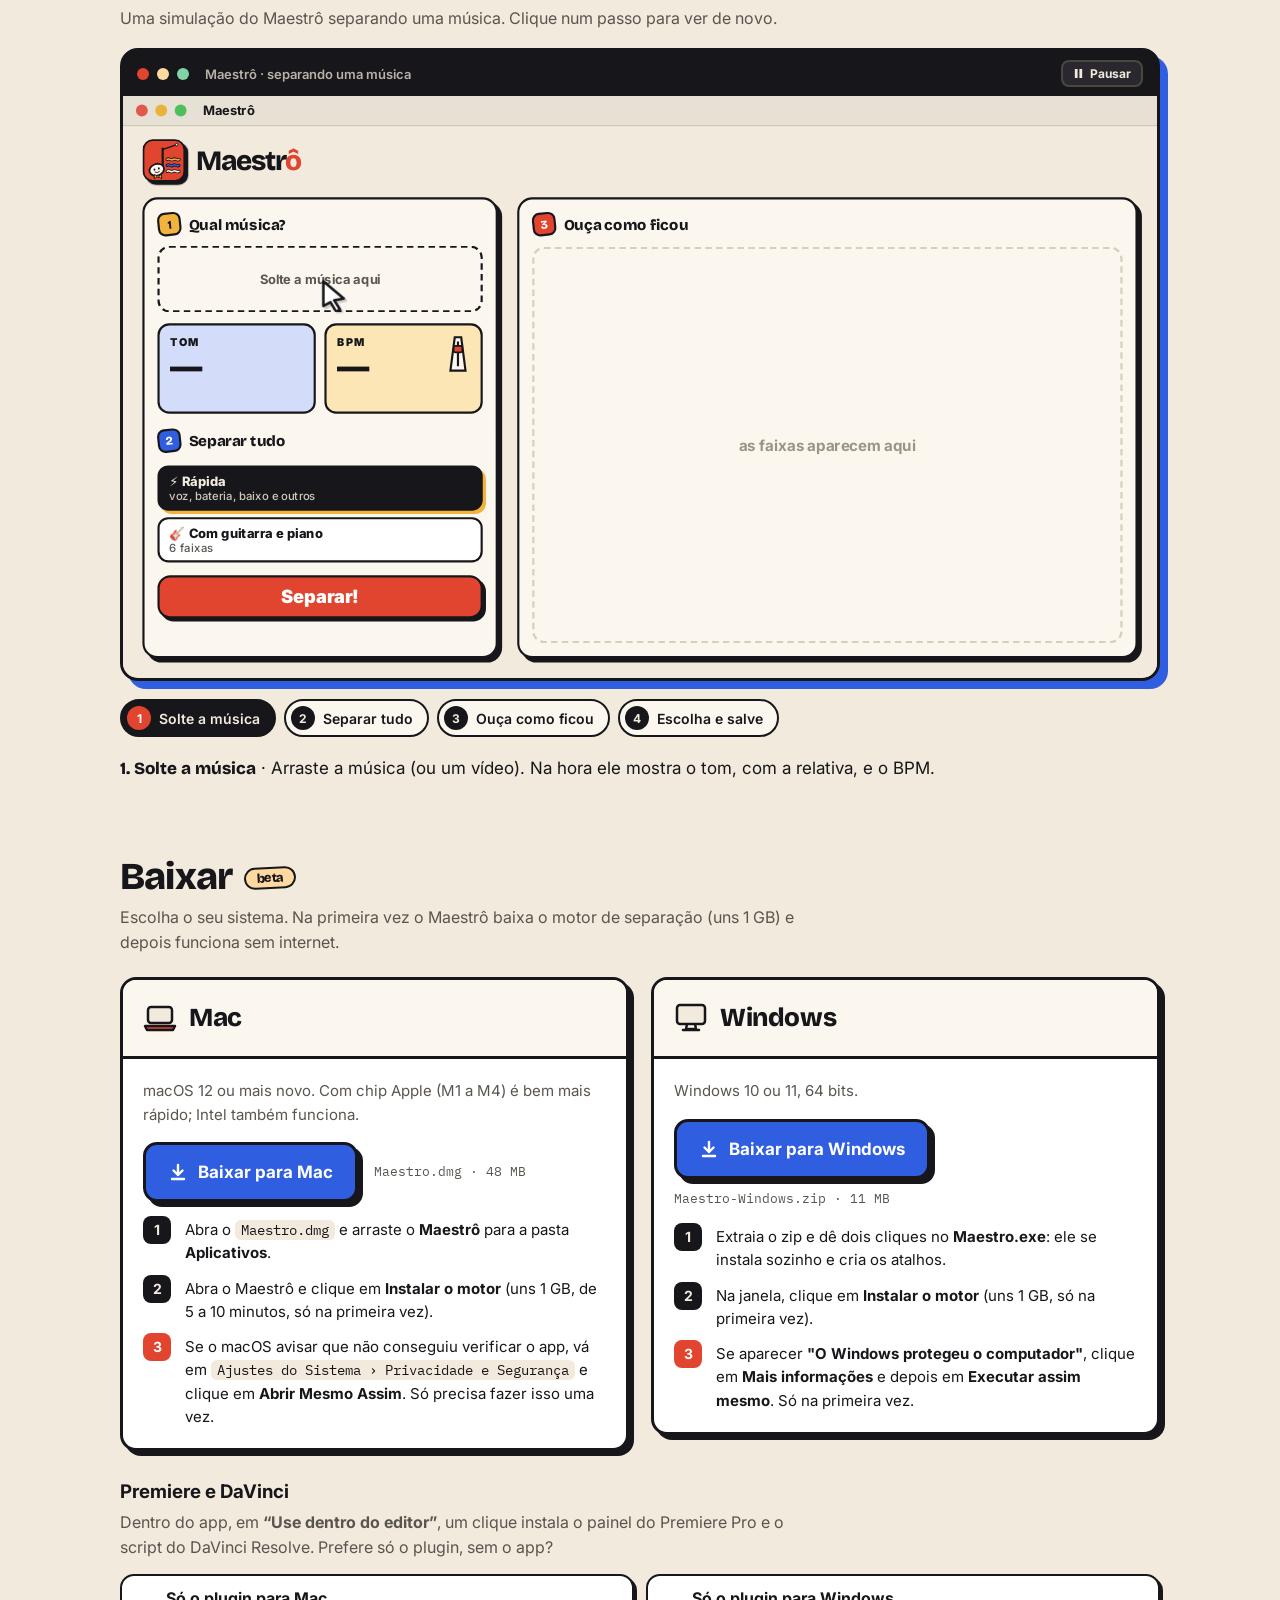
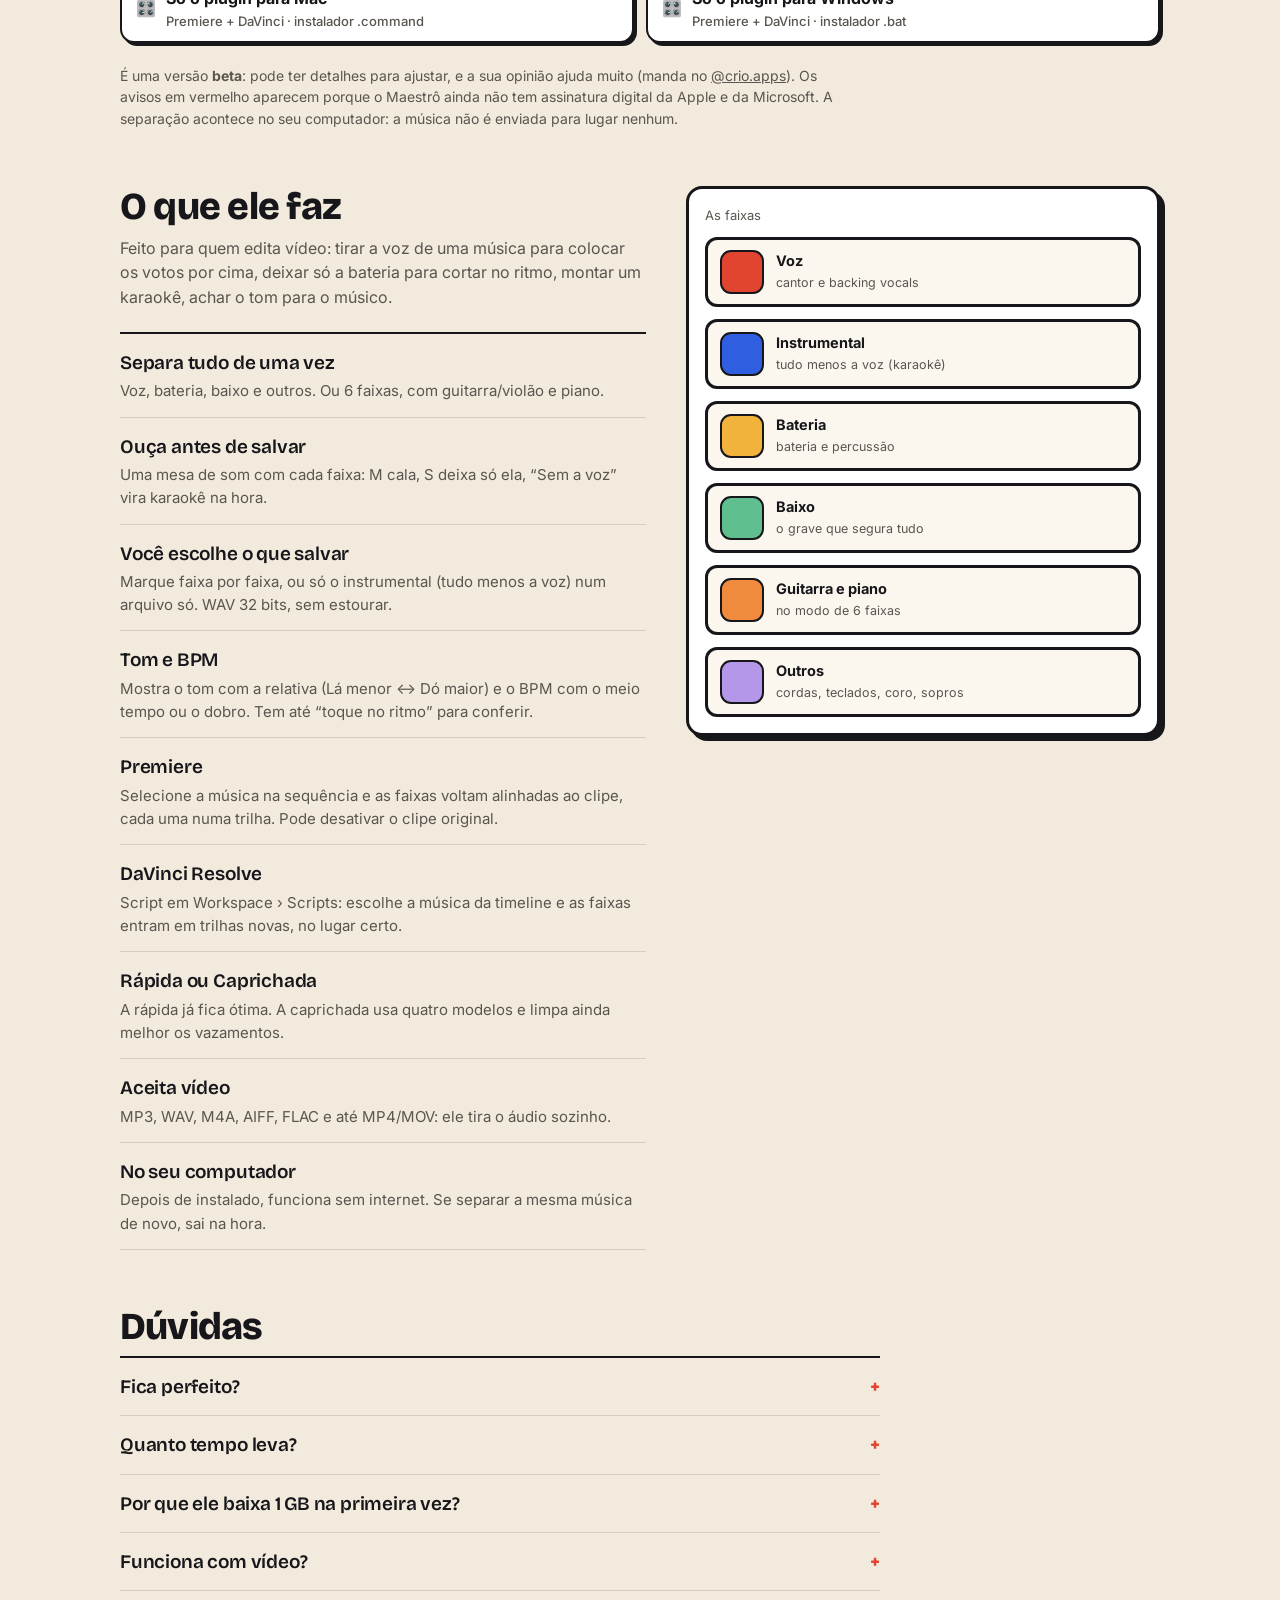
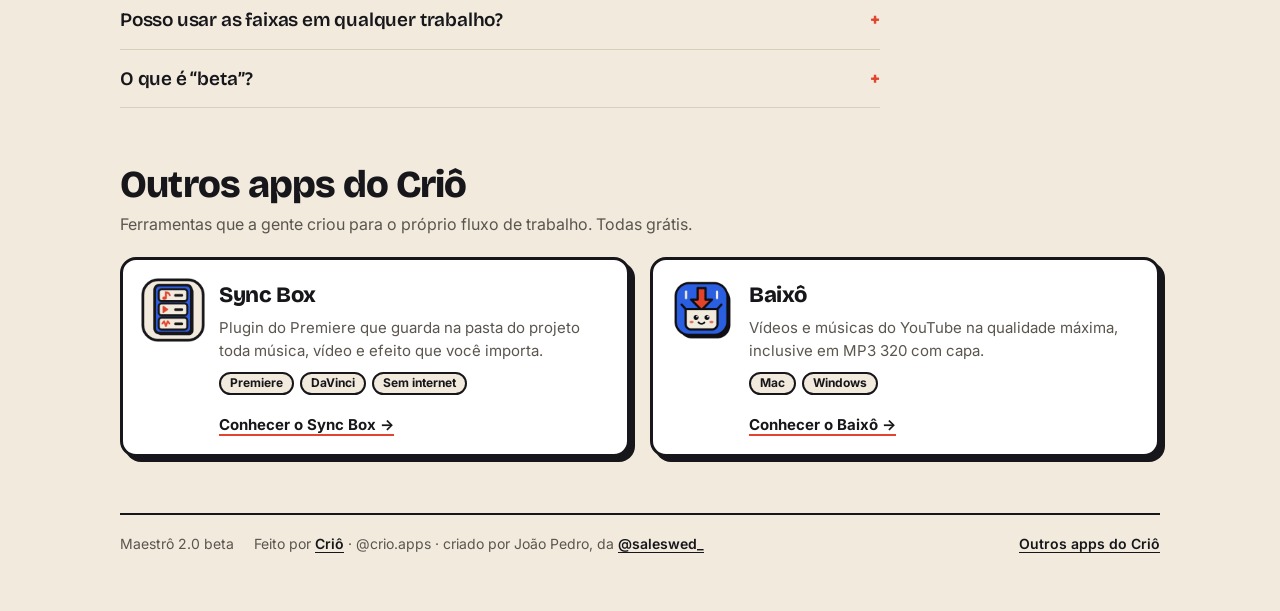
<file: maestro/index.html>
<!doctype html>
<html lang="pt-BR">
<head>
<meta charset="utf-8">
<meta name="viewport" content="width=device-width, initial-scale=1, viewport-fit=cover">
<title>Maestrô · separa voz, bateria, baixo e instrumentos</title>
<meta name="description" content="App gratuito que separa qualquer música em voz, bateria, baixo, guitarra, piano e instrumental, mostra o tom e o BPM e devolve as faixas no Premiere ou no DaVinci. Mac e Windows, roda no seu computador.">
<meta property="og:type" content="website">
<meta property="og:site_name" content="Criô · Apps">
<meta property="og:locale" content="pt_BR">
<meta property="og:url" content="https://apps.weddingflow.com.br/maestro/">
<meta property="og:title" content="Maestrô · cada instrumento na sua faixa">
<meta property="og:description" content="Separa voz, bateria, baixo e instrumentos de qualquer música, mostra tom e BPM e leva as faixas para o Premiere ou o DaVinci. Grátis, beta, Mac e Windows.">
<meta property="og:image" content="https://apps.weddingflow.com.br/img/compartilhar-maestro.jpg">
<meta property="og:image:secure_url" content="https://apps.weddingflow.com.br/img/compartilhar-maestro.jpg">
<meta property="og:image:type" content="image/jpeg">
<meta property="og:image:width" content="1200">
<meta property="og:image:height" content="630">
<meta property="og:image:alt" content="Maestrô: separa voz, bateria, baixo e instrumentos de qualquer música">
<meta name="twitter:card" content="summary_large_image">
<meta name="twitter:image" content="https://apps.weddingflow.com.br/img/compartilhar-maestro.jpg">
<link rel="icon" href="../img/maestro-64.png">
<link rel="apple-touch-icon" href="../img/maestro-180.png">
<link rel="stylesheet" href="https://fonts.googleapis.com/css2?family=Bricolage+Grotesque:opsz,wght@12..96,600;12..96,800&family=Inter:wght@400;500;600;700&family=IBM+Plex+Mono:wght@500;600&display=swap">
<link rel="stylesheet" href="../sim/sim.css">
<style>
/* Mesmo layout do Copiô e do Baixô. */
:root{
  --cream:#F1EADD; --paper:#FBF7EF; --white:#FFFFFF; --ink:#17161A; --soft:#5A554E; --line:#D8CEBC;
  --red:#E2452F; --blue:#2F5FE0; --blue-ink:#FFFFFF; --gold:#FFD9A0;
  --display:"Bricolage Grotesque","Avenir Next","Segoe UI",system-ui,sans-serif;
  --body:"Inter",-apple-system,"Segoe UI",system-ui,sans-serif;
  --mono:"IBM Plex Mono",ui-monospace,Menlo,Consolas,monospace;
  --bw:3px; --r:16px; --sh:5px 5px 0 var(--ink);
  color-scheme:light;
}
*{box-sizing:border-box}
[hidden]{display:none!important}
img{max-width:100%}
::selection{background:var(--blue);color:var(--blue-ink)}
body{margin:0;background:var(--cream);color:var(--ink);font-family:var(--body);font-size:16px;line-height:1.55;
  padding-left:max(16px, env(safe-area-inset-left, 0px));padding-right:max(16px, env(safe-area-inset-right, 0px));
  -webkit-font-smoothing:antialiased}
a{color:inherit}
:focus-visible{outline:3px solid var(--blue);outline-offset:3px;border-radius:6px}
.wrap{max-width:1040px;margin:0 auto;padding-block:24px 56px;display:grid;gap:56px}

/* topo */
.top{display:flex;align-items:center;gap:14px;flex-wrap:wrap}
.top .logo{width:52px;height:52px;flex-shrink:0}
.wordmark{height:30px;width:auto;display:block}
.top .by{margin-left:auto;display:inline-flex;align-items:center;gap:10px;font-size:15px;color:var(--soft);text-decoration:none;padding:6px 8px 6px 12px;border-radius:12px}
.top .by img{width:40px;height:40px;transition:transform .35s cubic-bezier(.34,1.56,.64,1)}
.top .by:hover img{transform:rotate(-8deg) scale(1.06)}
.top .by b{color:var(--ink);text-decoration:underline;text-decoration-thickness:2px;text-underline-offset:4px;text-decoration-color:var(--red)}
.top .by:hover{background:var(--paper)}

/* abertura */
.hero{display:grid;grid-template-columns:minmax(0,1.05fr) minmax(0,1fr);gap:40px;align-items:center}
h1{font-family:var(--display);font-weight:800;font-size:clamp(36px,5.6vw,60px);line-height:1.02;letter-spacing:-.025em;margin:0 0 18px;text-wrap:balance}
h1 em{font-style:normal;color:var(--red)}
.lead{font-size:18px;max-width:34em;margin:0 0 26px;color:#2C2A28}
.cta{display:flex;flex-wrap:wrap;gap:12px;align-items:center}
.note-sm{font-size:14px;color:var(--soft)}
.rename{background:var(--ink);color:var(--cream);border:var(--bw) solid var(--ink);border-radius:var(--r);box-shadow:6px 6px 0 var(--red);
  padding:20px 20px 18px;font-family:var(--mono);font-size:14px;display:grid;gap:16px;min-width:0}
.rename .lbl{font-family:var(--body);font-size:12px;letter-spacing:.08em;text-transform:uppercase;color:#B9B2A6;font-weight:600}
.rename .pair{display:grid;gap:6px;min-width:0}
.rename .from{color:#B9B2A6;overflow-wrap:anywhere}
.rename .to{color:var(--cream);overflow-wrap:anywhere}
.rename .to b{color:var(--gold);font-weight:600}
.rename .to i{font-style:normal;background:var(--red);color:var(--white);padding:0 4px;border-radius:4px}
.rename .arrow{color:var(--red);font-weight:600;margin-right:6px}
.rename hr{border:0;border-top:1px dashed #4A4640;margin:0}

/* botoes */
.btn{display:inline-flex;align-items:center;justify-content:center;gap:10px;background:var(--blue);color:var(--blue-ink);
  border:var(--bw) solid var(--ink);border-radius:14px;box-shadow:var(--sh);padding:14px 22px;font-family:var(--body);font-weight:700;
  font-size:17px;text-decoration:none;transition:transform .1s,box-shadow .1s;cursor:pointer}
.btn svg{width:20px;height:20px;flex-shrink:0}
.btn:hover{transform:translate(-1px,-1px);box-shadow:6px 6px 0 var(--ink)}
.btn:active{transform:translate(4px,4px);box-shadow:1px 1px 0 var(--ink)}
.btn.ghost{background:var(--paper);color:var(--ink)}
.btn[aria-disabled="true"]{background:var(--line);color:var(--soft);border-color:#9B9486;box-shadow:none;cursor:not-allowed;transform:none}

/* download */
h2{font-family:var(--display);font-weight:800;font-size:clamp(28px,3.6vw,38px);letter-spacing:-.02em;line-height:1.1;margin:0 0 8px;text-wrap:balance}
.sub{margin:0 0 22px;color:var(--soft);max-width:44em}
.phone{background:var(--paper);border:var(--bw) solid var(--ink);border-radius:var(--r);padding:14px 16px;margin:0 0 20px;font-weight:600}
.os-grid{display:grid;grid-template-columns:repeat(2,minmax(0,1fr));gap:22px;align-items:start}
.os{background:var(--white);border:var(--bw) solid var(--ink);border-radius:var(--r);box-shadow:var(--sh);overflow:hidden;min-width:0}
.os.mine{box-shadow:7px 7px 0 var(--red)}
.os.mine{order:-1}
.os-head{display:flex;align-items:center;gap:12px;padding:18px 20px;border-bottom:var(--bw) solid var(--ink);background:var(--paper)}
.os-head h3{font-family:var(--display);font-weight:800;font-size:26px;letter-spacing:-.015em;margin:0}
.os-head svg{width:34px;height:34px;flex-shrink:0}
.mine-tag{margin-left:auto;background:var(--red);color:var(--white);border:2px solid var(--ink);border-radius:99px;font-size:13px;font-weight:700;padding:2px 11px;white-space:nowrap}
.os-body{padding:20px;display:grid;gap:16px}
.req{margin:0;font-size:15px;color:var(--soft)}
.dlrow{display:flex;flex-wrap:wrap;align-items:center;gap:10px 16px}
.file{font-family:var(--mono);font-size:13px;color:var(--soft)}
.steps{list-style:none;margin:0;padding:0;display:grid;gap:12px;counter-reset:s}
.steps li{position:relative;padding-left:42px;min-height:28px;counter-increment:s;font-size:15px}
.steps li::before{content:counter(s);position:absolute;left:0;top:-2px;width:28px;height:28px;border-radius:8px;background:var(--ink);color:var(--cream);
  font-weight:700;font-size:14px;display:flex;align-items:center;justify-content:center}
.steps li.warn::before{background:var(--red);color:var(--white)}
.steps b{font-weight:700}
.path{font-family:var(--mono);font-size:13.5px;background:var(--cream);border-radius:6px;padding:1px 6px;white-space:nowrap}
.why{margin:22px 0 0;font-size:14px;color:var(--soft);max-width:52em}

/* o que faz */
.what{display:grid;grid-template-columns:minmax(0,1fr) minmax(0,.9fr);gap:40px;align-items:start}
.feats{list-style:none;margin:0;padding:0;display:grid;gap:0;border-top:2px solid var(--ink)}
.feats li{padding:14px 0;border-bottom:1px solid var(--line);display:grid;gap:2px}
.feats b{font-family:var(--display);font-weight:600;font-size:19px;letter-spacing:-.01em}
.feats span{color:var(--soft);font-size:15px}
.tree{background:var(--white);border:var(--bw) solid var(--ink);border-radius:var(--r);box-shadow:var(--sh);padding:18px 18px 16px;min-width:0}
.tree .cap{font-size:13px;color:var(--soft);margin:0 0 10px}
.tree pre{margin:0;font-family:var(--mono);font-size:13px;line-height:1.75;overflow-x:auto;color:var(--ink)}
.tree .d{font-weight:600}
.tree .p{color:var(--blue);font-weight:600}
.tree .f{color:var(--soft)}
.tree .k{color:var(--red);font-weight:600}

footer{border-top:2px solid var(--ink);padding-top:18px;display:flex;flex-wrap:wrap;gap:8px 20px;align-items:center;font-size:14px;color:var(--soft)}
footer a{color:var(--ink);font-weight:600;text-underline-offset:3px}
footer .sp{margin-left:auto}


/* lista de downloads de exemplo */
.jobs{background:var(--white);border:var(--bw) solid var(--ink);border-radius:var(--r);box-shadow:var(--sh);padding:16px;display:grid;gap:12px;min-width:0}
.jobs .cap{font-size:13px;color:var(--soft);margin:0}
.job{border:var(--bw) solid var(--ink);border-radius:12px;padding:10px 12px;display:grid;grid-template-columns:44px minmax(0,1fr);gap:12px;align-items:center;background:var(--paper)}
.job .ic{width:44px;height:44px;border:2.5px solid var(--ink);border-radius:11px;background:var(--cream);display:grid;place-items:center}
.job .ic svg{width:32px;height:32px}
.job b{display:block;font-size:14.5px;line-height:1.3;white-space:nowrap;overflow:hidden;text-overflow:ellipsis}
.job small{display:flex;gap:8px;align-items:center;flex-wrap:wrap;font-size:12.5px;color:var(--soft);margin-top:2px}
.job .chip{font-size:11.5px;font-weight:700;border:2px solid var(--ink);border-radius:99px;padding:0 8px;background:var(--cream);color:var(--ink)}
.job .bar{grid-column:2;height:16px;border:2.5px solid var(--ink);border-radius:7px;padding:2px;background:var(--white);margin-top:-4px}
.job .bar i{display:block;height:100%;background:repeating-linear-gradient(90deg,var(--red) 0 8px,transparent 8px 11px)}
.spin{transform-origin:16px 16px;animation:spin 1s linear infinite}
.drop{animation:drop 1s infinite cubic-bezier(.5,0,.6,1)}
@keyframes spin{to{transform:rotate(360deg)}}
@keyframes drop{0%{transform:translateY(-6px);opacity:0}25%{opacity:1}75%{transform:translateY(3px);opacity:1}100%{transform:translateY(5px);opacity:0}}
.rename .to .q{background:var(--blue);color:var(--white);padding:0 5px;border-radius:4px;font-weight:600}

@media (max-width:820px){
  .hero,.what{grid-template-columns:minmax(0,1fr)}
  .os-grid{grid-template-columns:minmax(0,1fr)}
}
@media (max-width:480px){
  .wordmark{height:24px}
  .top .logo{width:44px;height:44px}
  .btn{width:100%}
  .os-head h3{font-size:22px}
  footer .sp{margin-left:0}
}
@media (prefers-reduced-motion:reduce){.btn{transition:none}}
.rename .to .q.r{background:var(--red)}
.rename .to .q.g{background:var(--gold);color:var(--ink)}
.faq{display:grid;gap:0;border-top:2px solid var(--ink);max-width:760px}
.faq details{border-bottom:1px solid var(--line);padding:14px 0}
.faq summary{cursor:pointer;font-family:var(--display);font-weight:600;font-size:19px;letter-spacing:-.01em;list-style:none;display:flex;justify-content:space-between;gap:12px}
.faq summary::-webkit-details-marker{display:none}
.faq summary::after{content:"+";font-weight:800;color:var(--red)}
.faq details[open] summary::after{content:"–"}
.faq p{margin:8px 0 0;color:var(--soft);font-size:15px}
@media (max-width:560px){.path{white-space:normal;overflow-wrap:anywhere}}
.sde{display:grid;grid-template-columns:minmax(0,1.05fr) minmax(0,.95fr);gap:40px;align-items:center;background:var(--white);border:var(--bw) solid var(--ink);border-radius:22px;box-shadow:8px 8px 0 var(--red);padding:32px}
.sde h2 em{font-style:normal;color:var(--red)}
.badge{display:inline-block;background:var(--red);color:var(--white);border:2px solid var(--ink);border-radius:99px;font-size:13px;font-weight:700;padding:3px 12px;margin-bottom:12px}
.steps.big li{font-size:16px}
.crew{display:flex;flex-wrap:wrap;gap:8px}
.who{display:inline-flex;align-items:center;gap:7px;border:2.5px solid var(--ink);border-radius:99px;padding:3px 12px 3px 4px;font-weight:600;font-size:14px;background:var(--paper)}
.who i{width:24px;height:24px;border-radius:50%;border:2px solid var(--ink);display:grid;place-items:center;font-style:normal;font-size:11px;font-weight:800;color:#fff}
.who b{font-family:var(--display);font-weight:800}
@media (max-width:820px){.sde{grid-template-columns:minmax(0,1fr);padding:22px 18px}}
.rv{display:grid;grid-template-columns:minmax(0,1fr) minmax(0,1fr);gap:36px;align-items:center;background:var(--white);border:var(--bw) solid var(--ink);border-radius:22px;box-shadow:8px 8px 0 var(--blue);padding:32px}
.rv h2 em{font-style:normal;color:var(--blue)}
.badge.blue{background:var(--blue)}
@media (max-width:820px){.rv{grid-template-columns:minmax(0,1fr);padding:22px 18px}}
.more-apps h2{margin:0 0 6px}
.more-apps .sub{margin:0 0 20px}
.ma-grid{display:grid;grid-template-columns:repeat(auto-fit,minmax(260px,1fr));gap:20px}
.ma{display:grid;grid-template-columns:64px minmax(0,1fr);gap:14px;align-items:start;background:var(--white);border:var(--bw) solid var(--ink);border-radius:var(--r);box-shadow:var(--sh);padding:18px;text-decoration:none;color:var(--ink);transition:transform .1s,box-shadow .1s}
.ma:hover{transform:translate(-2px,-2px);box-shadow:7px 7px 0 var(--ink)}
.ma:active{transform:translate(3px,3px);box-shadow:2px 2px 0 var(--ink)}
.ma img{width:64px;height:64px}
.ma h3{font-family:var(--display);font-weight:800;font-size:22px;letter-spacing:-.015em;margin:0 0 4px}
.ma p{margin:0 0 10px;font-size:15px;color:var(--soft)}
.ma .ma-tags{display:flex;flex-wrap:wrap;gap:6px}
.ma .ma-tags span{font-size:12px;font-weight:700;border:2px solid var(--ink);border-radius:99px;padding:0 9px;background:var(--cream)}
.ma .ma-go{grid-column:2;font-weight:700;font-size:15px;display:inline-flex;align-items:center;gap:6px;margin-top:4px;text-decoration:underline;text-decoration-color:var(--red);text-decoration-thickness:2px;text-underline-offset:4px}
.applink{font-weight:700;color:var(--ink);text-decoration:underline;text-decoration-color:var(--red);text-decoration-thickness:2px;text-underline-offset:3px;white-space:nowrap}
.applink img{width:20px;height:20px;vertical-align:-4px;margin-right:4px}

.beta{display:inline-block;background:var(--gold);color:var(--ink);border:2px solid var(--ink);border-radius:99px;font-size:13px;font-weight:800;padding:2px 11px;margin-left:4px;vertical-align:middle;transform:rotate(-3deg)}
.lanes{display:grid;gap:9px}
.lane2{display:grid;grid-template-columns:86px 1fr;gap:8px;align-items:center;font-size:12.5px;font-family:var(--body);color:#B9B2A6}
.lane2 .tr{position:relative;height:22px;border-radius:6px;background:#2a2826}
.lane2 i{position:absolute;top:3px;bottom:3px;border-radius:4px}
.legend2{display:flex;flex-wrap:wrap;gap:12px;font-family:var(--body);font-size:12.5px;color:#B9B2A6}
.legend2 span::before{content:"";display:inline-block;width:10px;height:10px;border-radius:50%;margin-right:5px;vertical-align:-1px;background:var(--c)}
.mx{display:grid;gap:7px}
.mx .ln{display:grid;grid-template-columns:96px 1fr;gap:10px;align-items:center;font-family:var(--body);font-size:13px;color:#B9B2A6}
.mx .ln b{display:flex;align-items:center;gap:7px;color:#F1EADD;font-weight:700}
.mx .ln b i{width:11px;height:11px;border-radius:3px;border:2px solid #F1EADD;display:inline-block}
.mx .wv{height:26px;border-radius:6px;background:#2a2826;display:flex;align-items:center;gap:2px;padding:0 6px;overflow:hidden}
.mx .wv span{flex:1;border-radius:2px;min-width:2px}
.pp{display:grid;grid-template-columns:minmax(0,.95fr) minmax(0,1.05fr);gap:40px;align-items:center}
@media(max-width:900px){.pp{grid-template-columns:1fr}}
.pp-kick{display:inline-flex;gap:8px;align-items:center;font:800 13px var(--body);letter-spacing:.06em;text-transform:uppercase;background:#2A1B5C;color:#C9B8FF;border:2px solid var(--ink);border-radius:99px;padding:4px 12px;transform:rotate(-2deg)}
.pp h2 em{font-style:normal;color:var(--red)}
.pp-old{display:grid;grid-template-columns:1fr 1fr;gap:14px;margin:18px 0}
@media(max-width:560px){.pp-old{grid-template-columns:1fr}}
.pp-old>div{border:2.5px solid var(--ink);border-radius:14px;padding:12px 14px;background:var(--paper)}
.pp-old>div>b{display:block;font-family:var(--display);font-size:17px;margin-bottom:6px}
.pp-old ol{margin:0;padding-left:20px;font-size:14.5px;color:var(--soft)}
.pp-old .x li{text-decoration:line-through;text-decoration-color:var(--red);text-decoration-thickness:2px}
.pp-old .ok{background:#E3F4EA;border-color:#2E9E5B}
.pp-old .ok li{color:var(--ink)}
.pp-pts{list-style:none;margin:0 0 18px;padding:0;display:grid;gap:10px}
.pp-pts li{display:grid;grid-template-columns:30px 1fr;gap:10px;font-size:15.5px}
.pp-pts li i{width:30px;height:30px;border-radius:9px;border:2.5px solid var(--ink);display:grid;place-items:center;font-style:normal;font-weight:800;background:#FFD9A0;transform:rotate(-5deg)}
.pp-pts li b{font-family:var(--display)}
.pp-btns{display:flex;flex-wrap:wrap;gap:12px;align-items:center}
.pp-btns .lk{font-weight:700;color:var(--ink);text-decoration:underline;text-decoration-color:var(--red);text-decoration-thickness:2px;text-underline-offset:4px;font-size:15px}
/* janela do editor desenhada */
.ed{background:#1d1d1f;border:3px solid var(--ink);border-radius:16px;box-shadow:8px 8px 0 var(--ink);overflow:hidden;font:12px var(--body);color:#cfcfcf;position:relative}
.ed-bar{height:26px;background:#2a2a2d;display:flex;align-items:center;gap:6px;padding:0 10px;font-size:11.5px;color:#9a9a9a}
.ed-bar i{width:10px;height:10px;border-radius:50%;background:#e2584d}.ed-bar i+i{background:#e7b33d}.ed-bar i+i+i{background:#4fbf5d}
.ed-top{display:grid;grid-template-columns:1fr 1.15fr;gap:6px;padding:6px}
.ed-pan{background:#252528;border-radius:6px;padding:8px;min-height:190px}
.ed-pan h4{margin:0 0 6px;font:700 11px var(--body);color:#8f8f8f;text-transform:uppercase;letter-spacing:.06em}
.ed-bin{display:flex;align-items:center;gap:6px;color:#e8e8e8;font-weight:600;margin-bottom:4px}
.ed-bin:before{content:"";width:14px;height:11px;border-radius:2px;background:#d9a441}
.ed-it{display:flex;align-items:center;gap:6px;padding:3px 6px 3px 20px;border-radius:4px;color:#d6d6d6;opacity:0;animation:pp-in 9s infinite}
.ed-it span{width:9px;height:9px;border-radius:2px;flex:none}
.ed-it.sel{animation-name:pp-in,pp-sel}
@keyframes pp-sel{0%,48%{background:transparent}52%,80%{background:#3a3f6b}86%,100%{background:transparent}}
.mae{background:#F1EADD;border-radius:6px;padding:8px;color:#17161A;min-height:190px}
.mae .h{display:flex;align-items:center;gap:6px;font:800 14px var(--display)}
.mae .h svg{width:22px;height:22px}
.mae .h em{font-style:normal;color:var(--red)}
.mae .tl{display:grid;grid-template-columns:1fr 1fr;gap:5px;margin-top:7px}
.mae .tl div{border:2px solid #17161A;border-radius:7px;padding:3px 6px;font-weight:800;font-size:11px;background:#fff}
.mae .tl div.on{box-shadow:2px 2px 0 #17161A}
.mae .go{margin-top:8px;background:var(--red);color:#fff;border:2px solid #17161A;border-radius:8px;box-shadow:2px 2px 0 #17161A;text-align:center;font-weight:900;font-size:12px;padding:6px;animation:pp-press 9s infinite}
.ed-tl{background:#232326;margin:0 6px 6px;border-radius:6px;padding:6px 6px 8px;position:relative}
.ed-row{display:grid;grid-template-columns:34px 1fr;gap:6px;align-items:center;height:26px}
.ed-row b{font-size:10.5px;color:#8f8f8f;font-weight:700}
.ed-trk{position:relative;height:20px;background:#1b1b1d;border-radius:3px}
.ed-cl{position:absolute;top:2px;bottom:2px;left:8%;width:70%;border-radius:3px;font-size:10px;font-weight:700;color:#17161A;padding:1px 6px;white-space:nowrap;overflow:hidden}
.ed-cl.v{background:#6b8fd6;color:#fff}
.ed-cl.mu{background:repeating-linear-gradient(-45deg,#3d6b4a 0 5px,#335a3e 5px 10px);color:#cfe8d5}
.ed-cl.st{opacity:0;animation:pp-drop 9s infinite}
.ed-ph{position:absolute;top:4px;bottom:4px;left:calc(40px + 30%);width:2px;background:#e94a4a}
.ed-cur{position:absolute;width:20px;height:24px;left:0;top:0;animation:pp-cur 9s infinite;z-index:3;pointer-events:none}
.ed-ghost{position:absolute;left:14px;top:18px;background:#E2452F;color:#fff;font-size:10px;font-weight:800;border-radius:4px;padding:2px 6px;white-space:nowrap;opacity:0;animation:pp-ghost 9s infinite}
@keyframes pp-in{0%,38%{opacity:0;transform:translateX(-6px)}43%,96%{opacity:1;transform:none}100%{opacity:0}}
@keyframes pp-press{0%,30%,40%,100%{transform:none;box-shadow:2px 2px 0 #17161A}34%{transform:translate(2px,2px);box-shadow:none}}
@keyframes pp-drop{0%,36%{opacity:0;transform:translateY(-10px)}42%,96%{opacity:1;transform:none}100%{opacity:0}}
@keyframes pp-cur{0%,22%{left:86%;top:16%}30%,36%{left:70%;top:38%}50%,56%{left:24%;top:25%}72%,80%{left:62%;top:90%}100%{left:86%;top:16%}}
@keyframes pp-ghost{0%,55%{opacity:0}58%,78%{opacity:1}82%,100%{opacity:0}}
@keyframes pp-last{0%,78%{opacity:0;transform:translateY(-8px)}82%,96%{opacity:1;transform:none}100%{opacity:0}}
@media (prefers-reduced-motion:reduce){.ed *{animation:none!important;opacity:1!important}}
.dl3{display:grid;grid-template-columns:1fr 1fr;gap:12px;margin-top:14px}
.dl3 a{display:flex;gap:10px;align-items:center;border:2.5px solid var(--ink);border-radius:14px;background:#fff;padding:10px 14px;font-weight:700;color:var(--ink);text-decoration:none;box-shadow:3px 3px 0 var(--ink)}
.dl3 a:hover{transform:translate(-1px,-1px);box-shadow:4px 4px 0 var(--ink)}
.dl3 small{display:block;font-weight:500;color:var(--soft);font-size:13px}
@media(max-width:720px){.dl3{grid-template-columns:1fr}}
</style>
</head>
<body>

<div class="wrap">
  <header class="top">
    <svg class="logo" aria-hidden="true" viewBox="60 60 870 870">
  
  <rect x="100" y="100" width="824" height="824" rx="190" fill="#17161A"/>
  <rect x="82" y="82" width="824" height="824" rx="190" fill="#E2452F" stroke="#17161A" stroke-width="36"/>
  
  <g fill="none" stroke-linecap="round">
    <path d="M560 470c40-40 80 40 120 0s80 40 120 0" stroke="#17161A" stroke-width="64"/>
    <path d="M560 470c40-40 80 40 120 0s80 40 120 0" stroke="#F2B33D" stroke-width="30"/>
    <path d="M560 590c40-40 80 40 120 0s80 40 120 0" stroke="#17161A" stroke-width="64"/>
    <path d="M560 590c40-40 80 40 120 0s80 40 120 0" stroke="#2F5FE0" stroke-width="30"/>
    <path d="M560 710c40-40 80 40 120 0s80 40 120 0" stroke="#17161A" stroke-width="64"/>
    <path d="M560 710c40-40 80 40 120 0s80 40 120 0" stroke="#FBF7EF" stroke-width="30"/>
  </g>
  
  <path d="M478 268L742 176" stroke="#17161A" stroke-width="30" stroke-linecap="round"/>
  <circle cx="752" cy="172" r="26" fill="#FBF7EF" stroke="#17161A" stroke-width="20"/>
  
  <path d="M470 660V250" stroke="#17161A" stroke-width="44" stroke-linecap="round"/>
  
  <ellipse cx="350" cy="680" rx="150" ry="118" transform="rotate(-18 350 680)" fill="#FBF7EF" stroke="#17161A" stroke-width="36"/>
  <ellipse cx="304" cy="676" rx="17" ry="24" fill="#17161A"/>
  <ellipse cx="392" cy="652" rx="17" ry="24" fill="#17161A"/>
  <path d="M318 728q40 26 84-10" fill="none" stroke="#17161A" stroke-width="18" stroke-linecap="round"/>
  
  <g stroke="#17161A" stroke-width="18" stroke-linejoin="round" fill="#F2B33D">
    <path d="M374 812l-74-38v88z"/>
    <path d="M374 812l74-38v88z"/>
    <circle cx="374" cy="812" r="22"/>
  </g>
</svg>

    <svg class="wordmark" style="height:38px" viewBox="0 0 41 9" role="img" aria-label="Maestrô" shape-rendering="crispEdges" fill="currentColor"><rect x="0" y="2" width="1" height="1"/><rect x="4" y="2" width="1" height="1"/><rect x="0" y="3" width="1" height="1"/><rect x="1" y="3" width="1" height="1"/><rect x="3" y="3" width="1" height="1"/><rect x="4" y="3" width="1" height="1"/><rect x="0" y="4" width="1" height="1"/><rect x="2" y="4" width="1" height="1"/><rect x="4" y="4" width="1" height="1"/><rect x="0" y="5" width="1" height="1"/><rect x="2" y="5" width="1" height="1"/><rect x="4" y="5" width="1" height="1"/><rect x="0" y="6" width="1" height="1"/><rect x="4" y="6" width="1" height="1"/><rect x="0" y="7" width="1" height="1"/><rect x="4" y="7" width="1" height="1"/><rect x="0" y="8" width="1" height="1"/><rect x="4" y="8" width="1" height="1"/><rect x="7" y="2" width="1" height="1"/><rect x="8" y="2" width="1" height="1"/><rect x="9" y="2" width="1" height="1"/><rect x="6" y="3" width="1" height="1"/><rect x="10" y="3" width="1" height="1"/><rect x="6" y="4" width="1" height="1"/><rect x="10" y="4" width="1" height="1"/><rect x="6" y="5" width="1" height="1"/><rect x="7" y="5" width="1" height="1"/><rect x="8" y="5" width="1" height="1"/><rect x="9" y="5" width="1" height="1"/><rect x="10" y="5" width="1" height="1"/><rect x="6" y="6" width="1" height="1"/><rect x="10" y="6" width="1" height="1"/><rect x="6" y="7" width="1" height="1"/><rect x="10" y="7" width="1" height="1"/><rect x="6" y="8" width="1" height="1"/><rect x="10" y="8" width="1" height="1"/><rect x="12" y="2" width="1" height="1"/><rect x="13" y="2" width="1" height="1"/><rect x="14" y="2" width="1" height="1"/><rect x="15" y="2" width="1" height="1"/><rect x="16" y="2" width="1" height="1"/><rect x="12" y="3" width="1" height="1"/><rect x="12" y="4" width="1" height="1"/><rect x="12" y="5" width="1" height="1"/><rect x="13" y="5" width="1" height="1"/><rect x="14" y="5" width="1" height="1"/><rect x="15" y="5" width="1" height="1"/><rect x="12" y="6" width="1" height="1"/><rect x="12" y="7" width="1" height="1"/><rect x="12" y="8" width="1" height="1"/><rect x="13" y="8" width="1" height="1"/><rect x="14" y="8" width="1" height="1"/><rect x="15" y="8" width="1" height="1"/><rect x="16" y="8" width="1" height="1"/><rect x="19" y="2" width="1" height="1"/><rect x="20" y="2" width="1" height="1"/><rect x="21" y="2" width="1" height="1"/><rect x="22" y="2" width="1" height="1"/><rect x="18" y="3" width="1" height="1"/><rect x="18" y="4" width="1" height="1"/><rect x="19" y="5" width="1" height="1"/><rect x="20" y="5" width="1" height="1"/><rect x="21" y="5" width="1" height="1"/><rect x="22" y="6" width="1" height="1"/><rect x="22" y="7" width="1" height="1"/><rect x="18" y="8" width="1" height="1"/><rect x="19" y="8" width="1" height="1"/><rect x="20" y="8" width="1" height="1"/><rect x="21" y="8" width="1" height="1"/><rect x="24" y="2" width="1" height="1"/><rect x="25" y="2" width="1" height="1"/><rect x="26" y="2" width="1" height="1"/><rect x="27" y="2" width="1" height="1"/><rect x="28" y="2" width="1" height="1"/><rect x="26" y="3" width="1" height="1"/><rect x="26" y="4" width="1" height="1"/><rect x="26" y="5" width="1" height="1"/><rect x="26" y="6" width="1" height="1"/><rect x="26" y="7" width="1" height="1"/><rect x="26" y="8" width="1" height="1"/><rect x="30" y="2" width="1" height="1"/><rect x="31" y="2" width="1" height="1"/><rect x="32" y="2" width="1" height="1"/><rect x="33" y="2" width="1" height="1"/><rect x="30" y="3" width="1" height="1"/><rect x="34" y="3" width="1" height="1"/><rect x="30" y="4" width="1" height="1"/><rect x="34" y="4" width="1" height="1"/><rect x="30" y="5" width="1" height="1"/><rect x="31" y="5" width="1" height="1"/><rect x="32" y="5" width="1" height="1"/><rect x="33" y="5" width="1" height="1"/><rect x="30" y="6" width="1" height="1"/><rect x="32" y="6" width="1" height="1"/><rect x="30" y="7" width="1" height="1"/><rect x="33" y="7" width="1" height="1"/><rect x="30" y="8" width="1" height="1"/><rect x="34" y="8" width="1" height="1"/><rect x="37" y="2" width="1" height="1"/><rect x="38" y="2" width="1" height="1"/><rect x="39" y="2" width="1" height="1"/><rect x="36" y="3" width="1" height="1"/><rect x="40" y="3" width="1" height="1"/><rect x="36" y="4" width="1" height="1"/><rect x="40" y="4" width="1" height="1"/><rect x="36" y="5" width="1" height="1"/><rect x="40" y="5" width="1" height="1"/><rect x="36" y="6" width="1" height="1"/><rect x="40" y="6" width="1" height="1"/><rect x="36" y="7" width="1" height="1"/><rect x="40" y="7" width="1" height="1"/><rect x="37" y="8" width="1" height="1"/><rect x="38" y="8" width="1" height="1"/><rect x="39" y="8" width="1" height="1"/><rect x="37" y="1" width="1" height="1"/><rect x="38" y="0" width="1" height="1"/><rect x="39" y="1" width="1" height="1"/></svg><span class="beta">beta</span>
    <a class="by" href="../" title="Outros apps do Criô">por <b>Criô</b><img src="../img/crio-180.png" alt="" width="40" height="40"></a>
  </header>

  <section class="hero" aria-labelledby="t-hero">
    <div>
      <h1 id="t-hero">Cada instrumento <em>na sua faixa.</em></h1>
      <p class="lead">Solte qualquer música e o Maestrô separa tudo: <b>voz, bateria, baixo, guitarra, piano e o resto</b>. Você ouve como ficou numa mesa de som, escolhe o que quer e salva. De quebra, ele te conta o <b>tom</b> e o <b>BPM</b>. E ainda leva as faixas direto para o <b>Premiere</b> ou o <b>DaVinci</b>.</p>
      <div class="cta">
        <a class="btn" id="hero-btn" href="#baixar">Baixar o Maestrô</a>
        <a class="btn ghost" href="#plugin">Ver no Premiere ↓</a>
        <span class="note-sm">Grátis, para Mac e Windows. Versão beta.</span>
      </div>
    </div>
    <div class="rename" aria-label="Exemplo de música separada pelo Maestrô">
      <div class="lbl">Uma música de 2 min 43 s · separada em 10 s</div>
      <div class="mx"><div class="ln"><b><i style="background:#E2452F"></i>Voz</b><div class="wv"><span style="height:45%;background:#E2452F"></span><span style="height:53%;background:#E2452F"></span><span style="height:28%;background:#E2452F"></span><span style="height:65%;background:#E2452F"></span><span style="height:76%;background:#E2452F"></span><span style="height:34%;background:#E2452F"></span><span style="height:26%;background:#E2452F"></span><span style="height:23%;background:#E2452F"></span><span style="height:17%;background:#E2452F"></span><span style="height:66%;background:#E2452F"></span><span style="height:85%;background:#E2452F"></span><span style="height:52%;background:#E2452F"></span><span style="height:22%;background:#E2452F"></span><span style="height:43%;background:#E2452F"></span><span style="height:81%;background:#E2452F"></span><span style="height:83%;background:#E2452F"></span><span style="height:61%;background:#E2452F"></span><span style="height:50%;background:#E2452F"></span><span style="height:37%;background:#E2452F"></span><span style="height:28%;background:#E2452F"></span><span style="height:48%;background:#E2452F"></span><span style="height:42%;background:#E2452F"></span><span style="height:18%;background:#E2452F"></span><span style="height:48%;background:#E2452F"></span><span style="height:49%;background:#E2452F"></span><span style="height:39%;background:#E2452F"></span><span style="height:36%;background:#E2452F"></span><span style="height:54%;background:#E2452F"></span><span style="height:52%;background:#E2452F"></span><span style="height:95%;background:#E2452F"></span><span style="height:62%;background:#E2452F"></span><span style="height:26%;background:#E2452F"></span><span style="height:92%;background:#E2452F"></span><span style="height:58%;background:#E2452F"></span><span style="height:64%;background:#E2452F"></span><span style="height:79%;background:#E2452F"></span><span style="height:46%;background:#E2452F"></span><span style="height:37%;background:#E2452F"></span><span style="height:46%;background:#E2452F"></span><span style="height:75%;background:#E2452F"></span><span style="height:50%;background:#E2452F"></span><span style="height:26%;background:#E2452F"></span><span style="height:85%;background:#E2452F"></span><span style="height:53%;background:#E2452F"></span><span style="height:15%;background:#E2452F"></span><span style="height:52%;background:#E2452F"></span></div></div><div class="ln"><b><i style="background:#F2B33D"></i>Bateria</b><div class="wv"><span style="height:64%;background:#F2B33D"></span><span style="height:90%;background:#F2B33D"></span><span style="height:49%;background:#F2B33D"></span><span style="height:77%;background:#F2B33D"></span><span style="height:79%;background:#F2B33D"></span><span style="height:61%;background:#F2B33D"></span><span style="height:80%;background:#F2B33D"></span><span style="height:82%;background:#F2B33D"></span><span style="height:45%;background:#F2B33D"></span><span style="height:54%;background:#F2B33D"></span><span style="height:64%;background:#F2B33D"></span><span style="height:58%;background:#F2B33D"></span><span style="height:30%;background:#F2B33D"></span><span style="height:35%;background:#F2B33D"></span><span style="height:30%;background:#F2B33D"></span><span style="height:84%;background:#F2B33D"></span><span style="height:60%;background:#F2B33D"></span><span style="height:91%;background:#F2B33D"></span><span style="height:93%;background:#F2B33D"></span><span style="height:85%;background:#F2B33D"></span><span style="height:68%;background:#F2B33D"></span><span style="height:43%;background:#F2B33D"></span><span style="height:50%;background:#F2B33D"></span><span style="height:33%;background:#F2B33D"></span><span style="height:77%;background:#F2B33D"></span><span style="height:50%;background:#F2B33D"></span><span style="height:81%;background:#F2B33D"></span><span style="height:60%;background:#F2B33D"></span><span style="height:48%;background:#F2B33D"></span><span style="height:70%;background:#F2B33D"></span><span style="height:80%;background:#F2B33D"></span><span style="height:66%;background:#F2B33D"></span><span style="height:50%;background:#F2B33D"></span><span style="height:66%;background:#F2B33D"></span><span style="height:37%;background:#F2B33D"></span><span style="height:32%;background:#F2B33D"></span><span style="height:54%;background:#F2B33D"></span><span style="height:60%;background:#F2B33D"></span><span style="height:55%;background:#F2B33D"></span><span style="height:40%;background:#F2B33D"></span><span style="height:67%;background:#F2B33D"></span><span style="height:47%;background:#F2B33D"></span><span style="height:62%;background:#F2B33D"></span><span style="height:83%;background:#F2B33D"></span><span style="height:28%;background:#F2B33D"></span><span style="height:30%;background:#F2B33D"></span></div></div><div class="ln"><b><i style="background:#5fbf8f"></i>Baixo</b><div class="wv"><span style="height:37%;background:#5fbf8f"></span><span style="height:59%;background:#5fbf8f"></span><span style="height:20%;background:#5fbf8f"></span><span style="height:72%;background:#5fbf8f"></span><span style="height:33%;background:#5fbf8f"></span><span style="height:62%;background:#5fbf8f"></span><span style="height:58%;background:#5fbf8f"></span><span style="height:35%;background:#5fbf8f"></span><span style="height:16%;background:#5fbf8f"></span><span style="height:35%;background:#5fbf8f"></span><span style="height:33%;background:#5fbf8f"></span><span style="height:35%;background:#5fbf8f"></span><span style="height:24%;background:#5fbf8f"></span><span style="height:64%;background:#5fbf8f"></span><span style="height:56%;background:#5fbf8f"></span><span style="height:41%;background:#5fbf8f"></span><span style="height:70%;background:#5fbf8f"></span><span style="height:75%;background:#5fbf8f"></span><span style="height:70%;background:#5fbf8f"></span><span style="height:54%;background:#5fbf8f"></span><span style="height:58%;background:#5fbf8f"></span><span style="height:67%;background:#5fbf8f"></span><span style="height:19%;background:#5fbf8f"></span><span style="height:33%;background:#5fbf8f"></span><span style="height:54%;background:#5fbf8f"></span><span style="height:27%;background:#5fbf8f"></span><span style="height:72%;background:#5fbf8f"></span><span style="height:43%;background:#5fbf8f"></span><span style="height:33%;background:#5fbf8f"></span><span style="height:23%;background:#5fbf8f"></span><span style="height:31%;background:#5fbf8f"></span><span style="height:39%;background:#5fbf8f"></span><span style="height:53%;background:#5fbf8f"></span><span style="height:25%;background:#5fbf8f"></span><span style="height:36%;background:#5fbf8f"></span><span style="height:51%;background:#5fbf8f"></span><span style="height:15%;background:#5fbf8f"></span><span style="height:38%;background:#5fbf8f"></span><span style="height:17%;background:#5fbf8f"></span><span style="height:44%;background:#5fbf8f"></span><span style="height:25%;background:#5fbf8f"></span><span style="height:38%;background:#5fbf8f"></span><span style="height:65%;background:#5fbf8f"></span><span style="height:66%;background:#5fbf8f"></span><span style="height:38%;background:#5fbf8f"></span><span style="height:33%;background:#5fbf8f"></span></div></div><div class="ln"><b><i style="background:#F08A3C"></i>Guitarra</b><div class="wv"><span style="height:46%;background:#F08A3C"></span><span style="height:16%;background:#F08A3C"></span><span style="height:38%;background:#F08A3C"></span><span style="height:23%;background:#F08A3C"></span><span style="height:37%;background:#F08A3C"></span><span style="height:68%;background:#F08A3C"></span><span style="height:23%;background:#F08A3C"></span><span style="height:17%;background:#F08A3C"></span><span style="height:13%;background:#F08A3C"></span><span style="height:13%;background:#F08A3C"></span><span style="height:13%;background:#F08A3C"></span><span style="height:57%;background:#F08A3C"></span><span style="height:20%;background:#F08A3C"></span><span style="height:48%;background:#F08A3C"></span><span style="height:53%;background:#F08A3C"></span><span style="height:19%;background:#F08A3C"></span><span style="height:48%;background:#F08A3C"></span><span style="height:12%;background:#F08A3C"></span><span style="height:44%;background:#F08A3C"></span><span style="height:41%;background:#F08A3C"></span><span style="height:47%;background:#F08A3C"></span><span style="height:25%;background:#F08A3C"></span><span style="height:30%;background:#F08A3C"></span><span style="height:12%;background:#F08A3C"></span><span style="height:17%;background:#F08A3C"></span><span style="height:63%;background:#F08A3C"></span><span style="height:43%;background:#F08A3C"></span><span style="height:28%;background:#F08A3C"></span><span style="height:59%;background:#F08A3C"></span><span style="height:36%;background:#F08A3C"></span><span style="height:51%;background:#F08A3C"></span><span style="height:22%;background:#F08A3C"></span><span style="height:40%;background:#F08A3C"></span><span style="height:22%;background:#F08A3C"></span><span style="height:25%;background:#F08A3C"></span><span style="height:38%;background:#F08A3C"></span><span style="height:36%;background:#F08A3C"></span><span style="height:41%;background:#F08A3C"></span><span style="height:12%;background:#F08A3C"></span><span style="height:24%;background:#F08A3C"></span><span style="height:36%;background:#F08A3C"></span><span style="height:38%;background:#F08A3C"></span><span style="height:25%;background:#F08A3C"></span><span style="height:51%;background:#F08A3C"></span><span style="height:66%;background:#F08A3C"></span><span style="height:37%;background:#F08A3C"></span></div></div><div class="ln"><b><i style="background:#C9C2B6"></i>Piano</b><div class="wv"><span style="height:23%;background:#C9C2B6"></span><span style="height:41%;background:#C9C2B6"></span><span style="height:22%;background:#C9C2B6"></span><span style="height:12%;background:#C9C2B6"></span><span style="height:12%;background:#C9C2B6"></span><span style="height:26%;background:#C9C2B6"></span><span style="height:26%;background:#C9C2B6"></span><span style="height:25%;background:#C9C2B6"></span><span style="height:43%;background:#C9C2B6"></span><span style="height:23%;background:#C9C2B6"></span><span style="height:59%;background:#C9C2B6"></span><span style="height:24%;background:#C9C2B6"></span><span style="height:36%;background:#C9C2B6"></span><span style="height:26%;background:#C9C2B6"></span><span style="height:19%;background:#C9C2B6"></span><span style="height:30%;background:#C9C2B6"></span><span style="height:13%;background:#C9C2B6"></span><span style="height:30%;background:#C9C2B6"></span><span style="height:46%;background:#C9C2B6"></span><span style="height:17%;background:#C9C2B6"></span><span style="height:46%;background:#C9C2B6"></span><span style="height:35%;background:#C9C2B6"></span><span style="height:51%;background:#C9C2B6"></span><span style="height:51%;background:#C9C2B6"></span><span style="height:60%;background:#C9C2B6"></span><span style="height:55%;background:#C9C2B6"></span><span style="height:57%;background:#C9C2B6"></span><span style="height:12%;background:#C9C2B6"></span><span style="height:41%;background:#C9C2B6"></span><span style="height:34%;background:#C9C2B6"></span><span style="height:15%;background:#C9C2B6"></span><span style="height:37%;background:#C9C2B6"></span><span style="height:23%;background:#C9C2B6"></span><span style="height:46%;background:#C9C2B6"></span><span style="height:20%;background:#C9C2B6"></span><span style="height:31%;background:#C9C2B6"></span><span style="height:28%;background:#C9C2B6"></span><span style="height:52%;background:#C9C2B6"></span><span style="height:40%;background:#C9C2B6"></span><span style="height:51%;background:#C9C2B6"></span><span style="height:30%;background:#C9C2B6"></span><span style="height:36%;background:#C9C2B6"></span><span style="height:43%;background:#C9C2B6"></span><span style="height:23%;background:#C9C2B6"></span><span style="height:51%;background:#C9C2B6"></span><span style="height:53%;background:#C9C2B6"></span></div></div><div class="ln"><b><i style="background:#B497E8"></i>Outros</b><div class="wv"><span style="height:71%;background:#B497E8"></span><span style="height:37%;background:#B497E8"></span><span style="height:41%;background:#B497E8"></span><span style="height:79%;background:#B497E8"></span><span style="height:45%;background:#B497E8"></span><span style="height:51%;background:#B497E8"></span><span style="height:24%;background:#B497E8"></span><span style="height:74%;background:#B497E8"></span><span style="height:37%;background:#B497E8"></span><span style="height:60%;background:#B497E8"></span><span style="height:62%;background:#B497E8"></span><span style="height:32%;background:#B497E8"></span><span style="height:22%;background:#B497E8"></span><span style="height:45%;background:#B497E8"></span><span style="height:77%;background:#B497E8"></span><span style="height:59%;background:#B497E8"></span><span style="height:28%;background:#B497E8"></span><span style="height:69%;background:#B497E8"></span><span style="height:37%;background:#B497E8"></span><span style="height:62%;background:#B497E8"></span><span style="height:74%;background:#B497E8"></span><span style="height:23%;background:#B497E8"></span><span style="height:75%;background:#B497E8"></span><span style="height:30%;background:#B497E8"></span><span style="height:64%;background:#B497E8"></span><span style="height:60%;background:#B497E8"></span><span style="height:49%;background:#B497E8"></span><span style="height:56%;background:#B497E8"></span><span style="height:50%;background:#B497E8"></span><span style="height:67%;background:#B497E8"></span><span style="height:45%;background:#B497E8"></span><span style="height:79%;background:#B497E8"></span><span style="height:44%;background:#B497E8"></span><span style="height:33%;background:#B497E8"></span><span style="height:71%;background:#B497E8"></span><span style="height:20%;background:#B497E8"></span><span style="height:33%;background:#B497E8"></span><span style="height:79%;background:#B497E8"></span><span style="height:30%;background:#B497E8"></span><span style="height:20%;background:#B497E8"></span><span style="height:59%;background:#B497E8"></span><span style="height:76%;background:#B497E8"></span><span style="height:36%;background:#B497E8"></span><span style="height:27%;background:#B497E8"></span><span style="height:45%;background:#B497E8"></span><span style="height:71%;background:#B497E8"></span></div></div></div>
      <hr>
      <div class="pair"><div class="to"><span class="arrow">→</span><b>Tom: Dó maior · 99 BPM. Salva só o que você marcar.</b></div></div>
    </div>
  </section>


  <section id="plugin" aria-labelledby="t-plug">
    <div class="pp">
      <div>
        <span class="pp-kick">🎬 Para quem edita</span>
        <h2 id="t-plug" style="margin-top:12px">Separa dentro do Premiere. <em>Depois é só arrastar.</em></h2>
        <p class="sub">O Maestrô vira um painel no Premiere Pro (e um script no DaVinci Resolve). Você não sai da edição: seleciona a música na sequência, separa, ouve ali mesmo e as faixas voltam prontas.</p>
        <div class="pp-old">
          <div class="x"><b>Do jeito antigo</b><ol><li>Exportar a música</li><li>Abrir outro programa ou site</li><li>Separar e baixar</li><li>Importar no projeto</li><li>Alinhar na mão na timeline</li></ol></div>
          <div class="ok"><b>Com o Maestrô</b><ol><li>Selecionar a música na sequência</li><li>Clicar em <b>Separar</b></li><li>Marcar o que quer e mandar pro Premiere</li></ol><p style="margin:8px 0 0;font-size:14px;font-weight:700">Pronto. Já está na timeline.</p></div>
        </div>
        <ul class="pp-pts">
          <li><i>1</i><span><b>Alinhadas ao clipe.</b> Cada faixa entra numa trilha de áudio nova, no mesmo trecho da música que estava na sequência. O clipe original pode ficar desativado.</span></li>
          <li><i>2</i><span><b>Na pasta do projeto.</b> Tudo fica numa pasta “Stems - nome da música”, pronto pra arrastar pra qualquer outra sequência depois.</span></li>
          <li><i>3</i><span><b>Ouve antes de levar.</b> A mesa de som (M, S e “Sem a voz”) funciona dentro do painel.</span></li>
          <li><i>4</i><span><b>Funciona com vídeo.</b> Selecionou um clipe de vídeo com música? Ele separa o áudio dele.</span></li>
        </ul>
        <div class="pp-btns">
          <a class="btn" href="#baixar">Baixar o app (já instala o plugin)</a>
          <a class="lk" href="https://github.com/jpsrm14-spec/maestro/releases/latest/download/Maestro-Plugin-Mac.zip">Só o plugin · Mac</a>
          <a class="lk" href="https://github.com/jpsrm14-spec/maestro/releases/latest/download/Maestro-Plugin-Windows.zip">Só o plugin · Windows</a>
        </div>
      </div>
      <div class="ed" aria-label="Ilustração: painel do Maestrô dentro do Premiere, as faixas entrando na timeline e uma faixa sendo arrastada da pasta do projeto">
        <div class="ed-bar"><i></i><i></i><i></i>&nbsp; Premiere Pro · Casamento Ana &amp; Leo</div>
        <div class="ed-top">
          <div class="ed-pan"><h4>Projeto</h4>
            <div class="ed-bin">Stems - Nossa Música</div>
            <div class="ed-it" style="animation-delay:.3s"><span style="background:#E2452F"></span>Nossa Música - Voz.wav</div>
            <div class="ed-it sel" style="animation-delay:.2s"><span style="background:#2F5FE0"></span>Nossa Música - Instrumental.wav</div>
            <div class="ed-it" style="animation-delay:.1s"><span style="background:#F2B33D"></span>Nossa Música - Bateria.wav</div>
            <div class="ed-it" style="animation-delay:.0s"><span style="background:#2E9E5B"></span>Nossa Música - Baixo.wav</div>
          </div>
          <div class="mae"><div class="h"><svg viewBox="60 60 870 870"><rect x="82" y="82" width="824" height="824" rx="190" fill="#E2452F" stroke="#17161A" stroke-width="40"/><path d="M470 660V250" stroke="#17161A" stroke-width="50" stroke-linecap="round"/><ellipse cx="350" cy="680" rx="150" ry="118" transform="rotate(-18 350 680)" fill="#FBF7EF" stroke="#17161A" stroke-width="40"/><path d="M560 470c40-40 80 40 120 0s80 40 120 0M560 590c40-40 80 40 120 0s80 40 120 0" stroke="#F2B33D" stroke-width="40" fill="none" stroke-linecap="round"/></svg><span>Maestr<em>ô</em></span></div>
            <div style="font-size:10.5px;color:#5A554E;margin-top:4px">Nossa Música.mp3 · Am · 100 BPM</div>
            <div class="tl"><div class="on" style="background:#F8B4A8">Voz ✓</div><div class="on" style="background:#C4D2FA">Instrumental ✓</div><div class="on" style="background:#FCE0A6">Bateria ✓</div><div class="on" style="background:#BFE6CE">Baixo ✓</div></div>
            <div class="go">Levar 4 faixas para o Premiere</div>
          </div>
        </div>
        <div class="ed-tl">
          <div class="ed-row"><b>V1</b><div class="ed-trk"><div class="ed-cl v">C0042.MP4 · votos</div></div></div>
          <div class="ed-row"><b>A1</b><div class="ed-trk"><div class="ed-cl mu">Nossa Música.mp3 (desativado)</div></div></div>
          <div class="ed-row"><b>A2</b><div class="ed-trk"><div class="ed-cl st" style="background:#E2452F;color:#fff">Voz</div></div></div>
          <div class="ed-row"><b>A3</b><div class="ed-trk"><div class="ed-cl st" style="background:#F2B33D;animation-delay:.25s">Bateria</div></div></div>
          <div class="ed-row"><b>A4</b><div class="ed-trk"><div class="ed-cl st" style="background:#2E9E5B;color:#fff;animation-delay:.5s">Baixo</div></div></div>
          <div class="ed-row"><b>A5</b><div class="ed-trk"><div class="ed-cl" style="background:#2F5FE0;color:#fff;left:52%;width:40%;opacity:0;animation:pp-last 9s infinite">Instrumental</div></div></div>
          <div class="ed-ph"></div>
        </div>
        <div class="ed-cur"><svg viewBox="0 0 26 30" width="20" height="24"><path d="M3 2l19 16-9 1.6 5.4 8.6-3.6 2-5.2-8.8L3 25z" fill="#fff" stroke="#17161A" stroke-width="2.4" stroke-linejoin="round"/></svg><span class="ed-ghost">Instrumental.wav</span></div>
      </div>
    </div>
  </section>

  <section aria-labelledby="t-sim">
    <div class="sim-head"><h2 id="t-sim">Veja por dentro</h2><p>Uma simulação do Maestrô separando uma música. Clique num passo para ver de novo.</p></div>
    <div data-sim style="margin-top:18px"></div>
  </section>

  <section id="baixar" aria-labelledby="t-dl">
    <h2 id="t-dl">Baixar <span class="beta">beta</span></h2>
    <p class="sub" id="detect">Escolha o seu sistema. Na primeira vez o Maestrô baixa o motor de separação (uns 1 GB) e depois funciona sem internet.</p>
    <p class="phone" id="phone" hidden>O Maestrô é um app para o computador. Abra este mesmo link no seu Mac ou PC para baixar.</p>
    <div class="os-grid">
      <article class="os" id="os-mac" aria-labelledby="t-mac">
        <div class="os-head">
          <svg viewBox="0 0 34 34" aria-hidden="true"><rect x="5" y="6" width="24" height="16" rx="3" fill="#F1EADD" stroke="#17161A" stroke-width="2.5"/><path d="M2 25h30l-2 4H4z" fill="#E2452F" stroke="#17161A" stroke-width="2.5" stroke-linejoin="round"/></svg>
          <h3 id="t-mac">Mac</h3>
          <span class="mine-tag" hidden>Seu sistema</span>
        </div>
        <div class="os-body">
          <p class="req">macOS 12 ou mais novo. Com chip Apple (M1 a M4) é bem mais rápido; Intel também funciona.</p>
          <div class="dlrow"><a class="btn" data-os="mac" href="#baixar">Baixar para Mac</a><span class="file">Maestro.dmg · 48 MB</span></div>
          <ol class="steps">
            <li>Abra o <span class="path">Maestro.dmg</span> e arraste o <b>Maestrô</b> para a pasta <b>Aplicativos</b>.</li>
            <li>Abra o Maestrô e clique em <b>Instalar o motor</b> (uns 1 GB, de 5 a 10 minutos, só na primeira vez).</li>
            <li class="warn"><span>Se o macOS avisar que não conseguiu verificar o app, vá em <span class="path">Ajustes do Sistema › Privacidade e Segurança</span> e clique em <b>Abrir Mesmo Assim</b>. Só precisa fazer isso uma vez.</span></li>
          </ol>
        </div>
      </article>
      <article class="os" id="os-win" aria-labelledby="t-win">
        <div class="os-head">
          <svg viewBox="0 0 34 34" aria-hidden="true"><rect x="3" y="4" width="28" height="19" rx="3" fill="#F1EADD" stroke="#17161A" stroke-width="2.5"/><path d="M13 23l-1 5h10l-1-5" fill="none" stroke="#17161A" stroke-width="2.5" stroke-linejoin="round"/><path d="M9 29h16" stroke="#17161A" stroke-width="2.5" stroke-linecap="round"/></svg>
          <h3 id="t-win">Windows</h3>
          <span class="mine-tag" hidden>Seu sistema</span>
        </div>
        <div class="os-body">
          <p class="req">Windows 10 ou 11, 64 bits.</p>
          <div class="dlrow"><a class="btn" data-os="win" href="#baixar">Baixar para Windows</a><span class="file" id="winfile">Maestro-Windows.zip · 11 MB</span></div>
          <ol class="steps">
            <li>Extraia o zip e dê dois cliques no <b>Maestro.exe</b>: ele se instala sozinho e cria os atalhos.</li>
            <li>Na janela, clique em <b>Instalar o motor</b> (uns 1 GB, só na primeira vez).</li>
            <li class="warn"><span>Se aparecer <b>"O Windows protegeu o computador"</b>, clique em <b>Mais informações</b> e depois em <b>Executar assim mesmo</b>. Só na primeira vez.</span></li>
          </ol>
        </div>
      </article>
    </div>
    <h3 style="margin:26px 0 4px">Premiere e DaVinci</h3>
    <p class="sub" style="margin:0">Dentro do app, em <b>“Use dentro do editor”</b>, um clique instala o painel do Premiere Pro e o script do DaVinci Resolve. Prefere só o plugin, sem o app?</p>
    <div class="dl3">
      <a href="https://github.com/jpsrm14-spec/maestro/releases/latest/download/Maestro-Plugin-Mac.zip"><span>🎛️</span><span>Só o plugin para Mac<small>Premiere + DaVinci · instalador .command</small></span></a>
      <a href="https://github.com/jpsrm14-spec/maestro/releases/latest/download/Maestro-Plugin-Windows.zip"><span>🎛️</span><span>Só o plugin para Windows<small>Premiere + DaVinci · instalador .bat</small></span></a>
    </div>
    <p class="why">É uma versão <b>beta</b>: pode ter detalhes para ajustar, e a sua opinião ajuda muito (manda no <a href="https://www.instagram.com/crio.apps/" target="_blank" rel="noopener">@crio.apps</a>). Os avisos em vermelho aparecem porque o Maestrô ainda não tem assinatura digital da Apple e da Microsoft. A separação acontece no seu computador: a música não é enviada para lugar nenhum.</p>
  </section>

  <section class="what" aria-labelledby="t-what">
    <div>
      <h2 id="t-what">O que ele faz</h2>
      <p class="sub">Feito para quem edita vídeo: tirar a voz de uma música para colocar os votos por cima, deixar só a bateria para cortar no ritmo, montar um karaokê, achar o tom para o músico.</p>
      <ul class="feats">
        <li><b>Separa tudo de uma vez</b><span>Voz, bateria, baixo e outros. Ou 6 faixas, com guitarra/violão e piano.</span></li>
        <li><b>Ouça antes de salvar</b><span>Uma mesa de som com cada faixa: M cala, S deixa só ela, “Sem a voz” vira karaokê na hora.</span></li>
        <li><b>Você escolhe o que salvar</b><span>Marque faixa por faixa, ou só o instrumental (tudo menos a voz) num arquivo só. WAV 32 bits, sem estourar.</span></li>
        <li><b>Tom e BPM</b><span>Mostra o tom com a relativa (Lá menor ↔ Dó maior) e o BPM com o meio tempo ou o dobro. Tem até “toque no ritmo” para conferir.</span></li>
        <li><b>Premiere</b><span>Selecione a música na sequência e as faixas voltam alinhadas ao clipe, cada uma numa trilha. Pode desativar o clipe original.</span></li>
        <li><b>DaVinci Resolve</b><span>Script em Workspace › Scripts: escolhe a música da timeline e as faixas entram em trilhas novas, no lugar certo.</span></li>
        <li><b>Rápida ou Caprichada</b><span>A rápida já fica ótima. A caprichada usa quatro modelos e limpa ainda melhor os vazamentos.</span></li>
        <li><b>Aceita vídeo</b><span>MP3, WAV, M4A, AIFF, FLAC e até MP4/MOV: ele tira o áudio sozinho.</span></li>
        <li><b>No seu computador</b><span>Depois de instalado, funciona sem internet. Se separar a mesma música de novo, sai na hora.</span></li>
      </ul>
    </div>
    <div class="jobs" aria-label="As faixas">
      <p class="cap">As faixas</p>
      <div class="job"><span class="ic" style="background:#E2452F"></span><div><b>Voz</b><small>cantor e backing vocals</small></div></div>
      <div class="job"><span class="ic" style="background:#2F5FE0"></span><div><b>Instrumental</b><small>tudo menos a voz (karaokê)</small></div></div>
      <div class="job"><span class="ic" style="background:#F2B33D"></span><div><b>Bateria</b><small>bateria e percussão</small></div></div>
      <div class="job"><span class="ic" style="background:#5fbf8f"></span><div><b>Baixo</b><small>o grave que segura tudo</small></div></div>
      <div class="job"><span class="ic" style="background:#F08A3C"></span><div><b>Guitarra e piano</b><small>no modo de 6 faixas</small></div></div>
      <div class="job"><span class="ic" style="background:#B497E8"></span><div><b>Outros</b><small>cordas, teclados, coro, sopros</small></div></div>
    </div>
  </section>

  <section aria-labelledby="t-faq">
    <h2 id="t-faq">Dúvidas</h2>
    <div class="faq">
      <details><summary>Fica perfeito?</summary><p>Fica muito bom, mas separar uma música já mixada é sempre uma estimativa: em alguns trechos pode sobrar um pouquinho de outro instrumento (o famoso “vazamento”). Por isso dá para ouvir tudo antes de salvar. O modo <b>Caprichada</b> limpa melhor.</p></details>
      <details><summary>Quanto tempo leva?</summary><p>Num Mac com chip Apple, ele usa a placa de vídeo: uma música de 2 min 43 s separou em 10 segundos no modo rápido. A caprichada leva umas 4 vezes mais. No Premiere, ele separa só o trecho da música que está na sequência, então fica ainda mais rápido. Em Mac Intel e em PC sem placa de vídeo compatível, usa o processador e demora mais.</p></details>
      <details><summary>Por que ele baixa 1 GB na primeira vez?</summary><p>É o motor de inteligência artificial que faz a separação (Demucs, da Meta, código aberto). Ele fica no seu computador, assim a música não precisa ir para a internet. É o mesmo motor para o app, o Premiere e o DaVinci.</p></details>
      <details><summary>Funciona com vídeo?</summary><p>Sim. Solte um MP4 ou MOV e ele separa o áudio. No Premiere, é só selecionar o clipe na sequência.</p></details>
      <details><summary>Posso usar as faixas em qualquer trabalho?</summary><p>O Maestrô só separa; os direitos da música continuam sendo de quem fez. Use as faixas como usaria a música original.</p></details>
      <details><summary>O que é “beta”?</summary><p>Quer dizer que o app já funciona, mas ainda está sendo testado por mais gente. O Windows e o script do DaVinci são os que mais precisam de testes: se algo der errado, conta pra gente no @crio.apps.</p></details>
    </div>
  </section>

  <section class="more-apps" aria-labelledby="t-more">
    <h2 id="t-more">Outros apps do Criô</h2>
    <p class="sub">Ferramentas que a gente criou para o próprio fluxo de trabalho. Todas grátis.</p>
    <div class="ma-grid">
      <a class="ma" href="../syncbox/">
        <img src="../img/syncbox-180.png" alt="" width="64" height="64">
        <div><h3>Sync Box</h3><p>Plugin do Premiere que guarda na pasta do projeto toda música, vídeo e efeito que você importa.</p><div class="ma-tags"><span>Premiere</span><span>DaVinci</span><span>Sem internet</span></div></div>
        <span class="ma-go">Conhecer o Sync Box →</span>
      </a>
      <a class="ma" href="../baixo/">
        <img src="../img/baixo-180.png" alt="" width="64" height="64">
        <div><h3>Baixô</h3><p>Vídeos e músicas do YouTube na qualidade máxima, inclusive em MP3 320 com capa.</p><div class="ma-tags"><span>Mac</span><span>Windows</span></div></div>
        <span class="ma-go">Conhecer o Baixô →</span>
      </a>
    </div>
  </section>

  <footer>
    <span>Maestrô 2.0 beta</span>
    <span>Feito por <a href="https://www.instagram.com/crio.apps/" target="_blank" rel="noopener">Criô</a> · @crio.apps · criado por João Pedro, da <a href="https://www.instagram.com/saleswed_/" target="_blank" rel="noopener">@saleswed_</a></span>
    <a class="sp" href="../">Outros apps do Criô</a>
  </footer>
</div>

<script>
// Links dos arquivos de instalação. Vazio = botão mostra "Download em breve".
var DOWNLOADS = {
  mac: "https://github.com/jpsrm14-spec/maestro/releases/latest/download/Maestro.dmg",
  win: "https://github.com/jpsrm14-spec/maestro/releases/latest/download/Maestro-Windows.zip"
};

(function () {
  var ARROW = '<svg viewBox="0 0 20 20" aria-hidden="true"><path d="M10 3v10m0 0l-4.5-4.5M10 13l4.5-4.5M4 17h12" fill="none" stroke="currentColor" stroke-width="2.4" stroke-linecap="round" stroke-linejoin="round"/></svg>';
  document.querySelectorAll('[data-os]').forEach(function (a) {
    var url = DOWNLOADS[a.getAttribute('data-os')];
    if (url) {
      a.href = url; a.target = '_blank'; a.rel = 'noopener';
      a.innerHTML = ARROW + a.textContent;
    } else {
      a.removeAttribute('href'); a.setAttribute('aria-disabled', 'true'); a.setAttribute('role', 'link');
      a.textContent = 'Download em breve';
    }
  });

  // Qual sistema o visitante usa (o link pode forçar: #mac ou #windows)
  var ua = navigator.userAgent || '';
  var pf = (navigator.userAgentData && navigator.userAgentData.platform) || navigator.platform || '';
  var touch = (navigator.maxTouchPoints || 0) > 1;
  var os = '';
  if (/Android|iPhone|iPod|iPad/i.test(ua) || (/Mac/i.test(pf + ua) && touch)) os = 'phone';
  else if (/Mac/i.test(pf + ua)) os = 'mac';
  else if (/Win/i.test(pf + ua)) os = 'win';

  function apply() {
    var h = (location.hash || '').replace('#', '');
    var pick = h === 'mac' ? 'mac' : h === 'windows' ? 'win' : os;
    var names = { mac: 'Mac', win: 'Windows' };
    ['mac', 'win'].forEach(function (k) {
      var card = document.getElementById('os-' + k), mine = pick === k;
      card.classList.toggle('mine', mine);
      card.querySelector('.mine-tag').hidden = !mine;
    });
    document.getElementById('phone').hidden = os !== 'phone';
    var hero = document.getElementById('hero-btn');
    if (pick === 'mac' || pick === 'win') {
      document.getElementById('detect').textContent = (h ? 'Mostrando primeiro a versão para ' : 'Você está num ') +
        names[pick] + (h ? '.' : ': a versão certa já está em destaque. Na primeira vez ele baixa o motor de separação (uns 1 GB).');
      hero.textContent = 'Baixar para ' + names[pick];
      hero.href = '#' + (pick === 'mac' ? 'mac' : 'windows');
    }
  }
  apply();
  window.addEventListener('hashchange', function () {
    apply();
    var el = document.getElementById('baixar');
    if (el && /^#(mac|windows)$/.test(location.hash)) el.scrollIntoView({ behavior: 'smooth', block: 'start' });
  });
})();
</script>

<script src="sim.js"></script>
<script src="../sim/sim.js"></script>
</body>
</html>
</file>
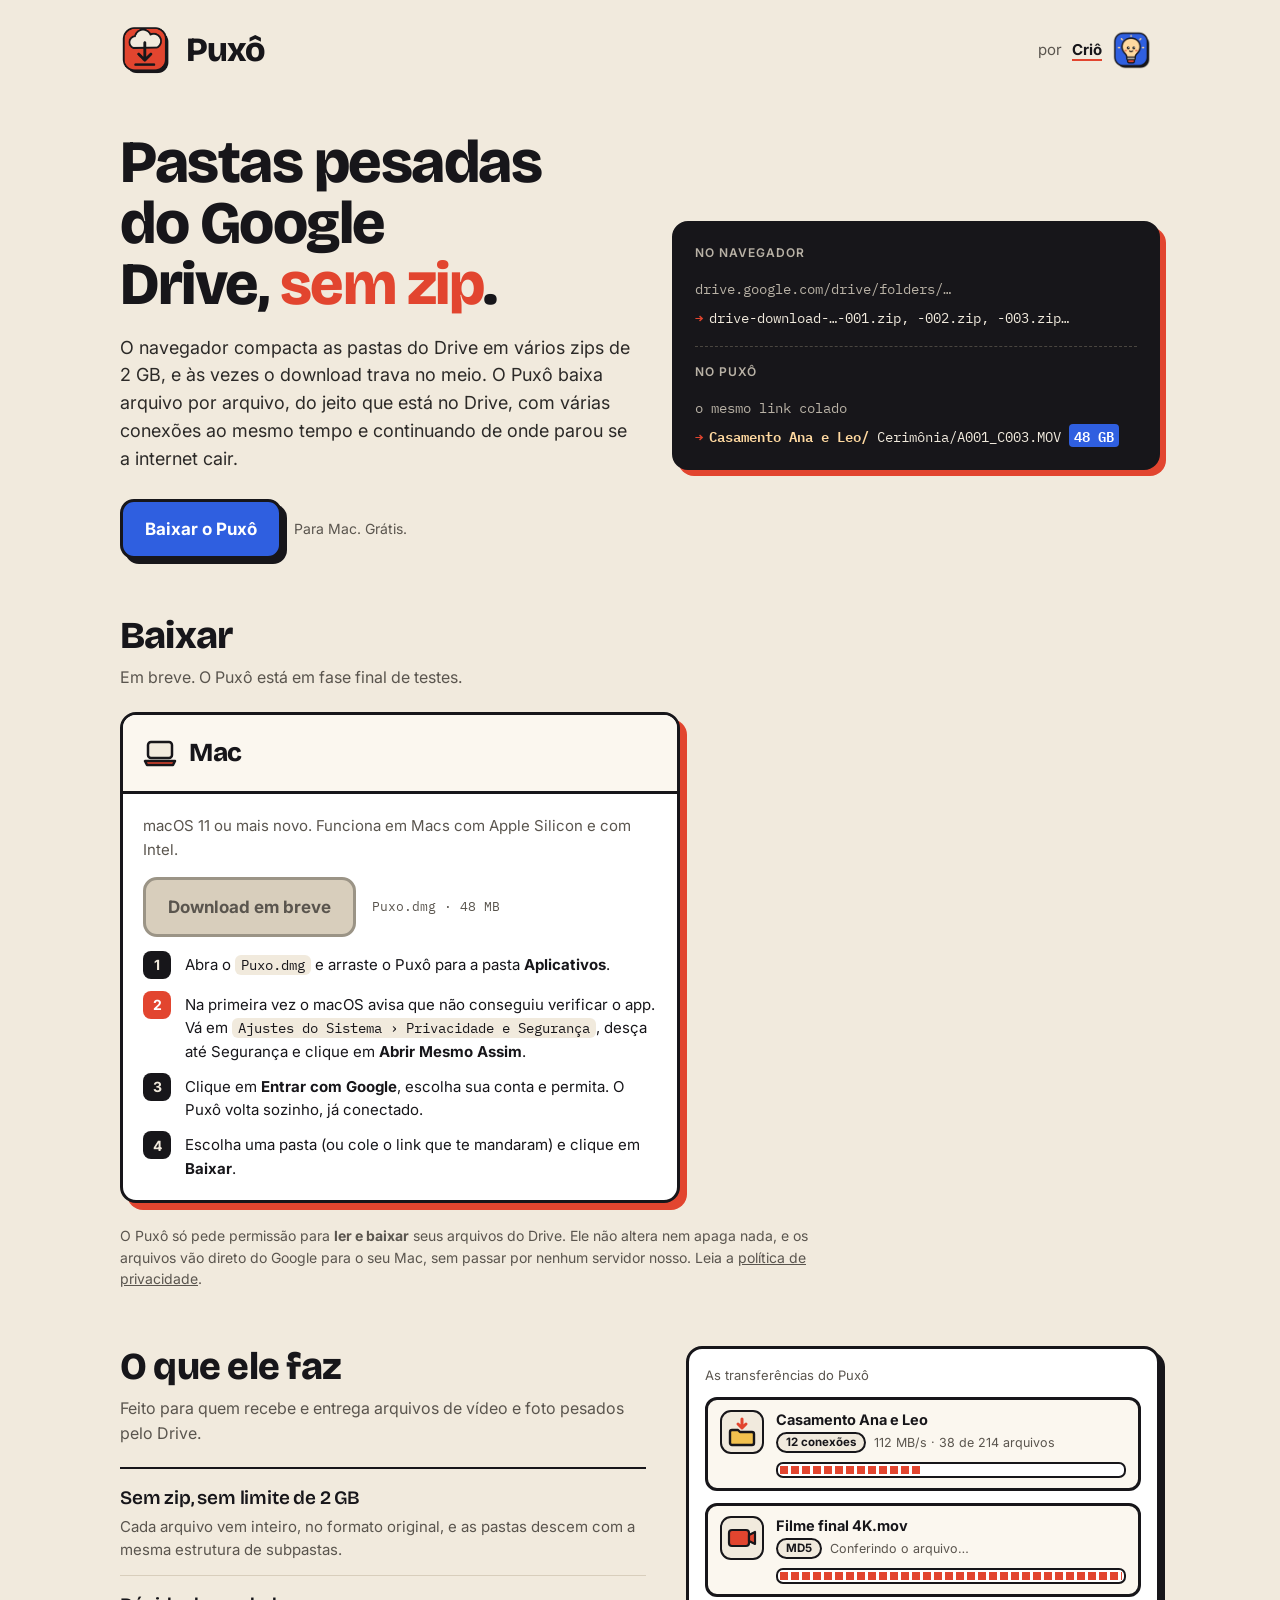
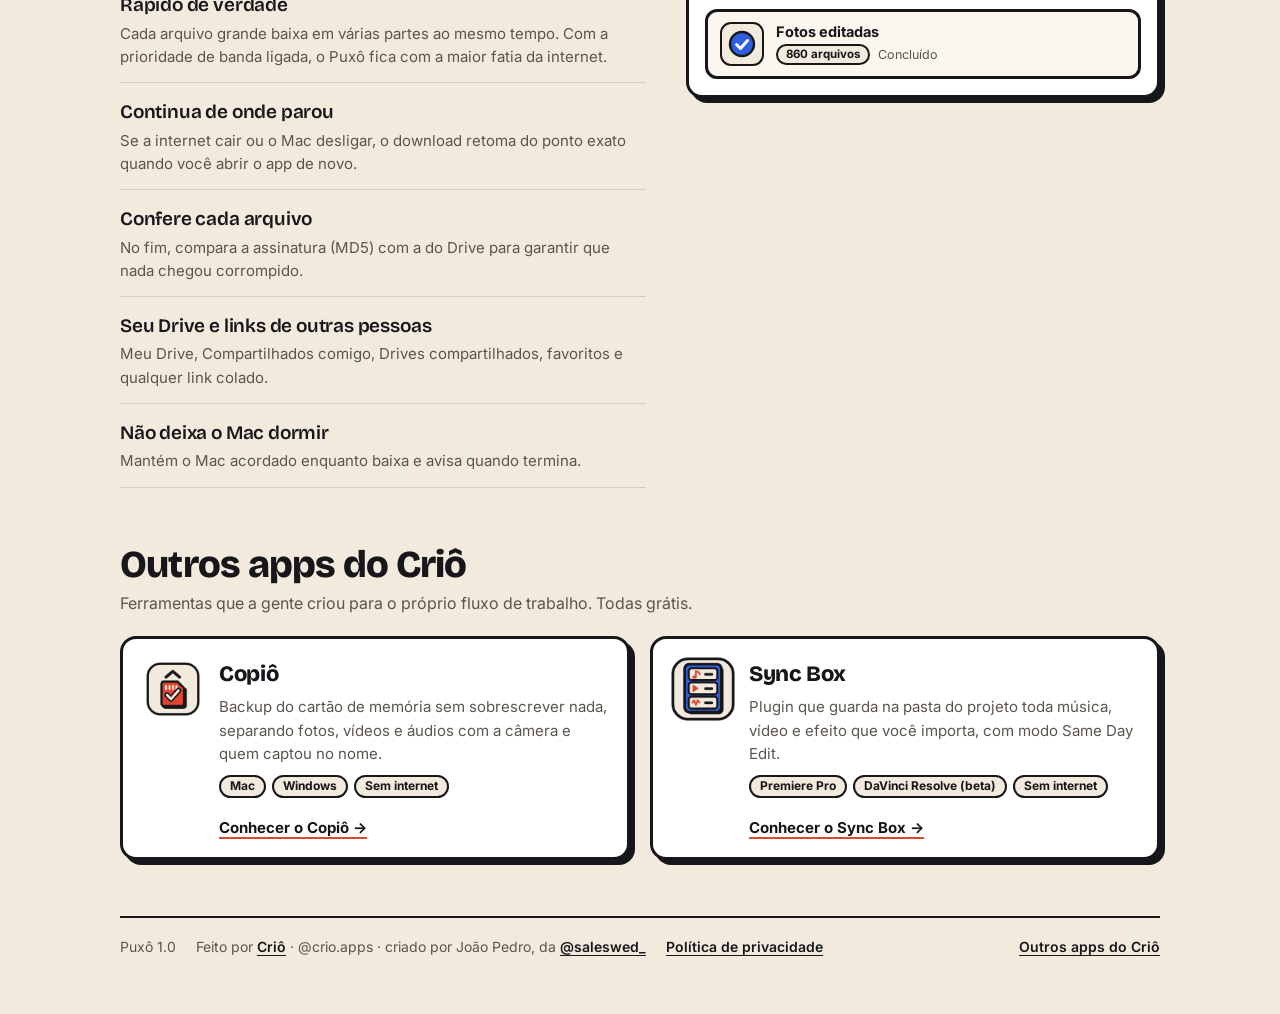
<file: puxo/index.html>
<!doctype html>
<html lang="pt-BR">
<head>
<meta charset="utf-8">
<meta name="viewport" content="width=device-width, initial-scale=1, viewport-fit=cover">
<title>Puxô · baixe do Google Drive sem compactar</title>
<meta name="description" content="Baixe pastas e arquivos pesados do Google Drive inteiros, sem zip e sem o limite de 2 GB do navegador. Retoma se a internet cair. Para Mac, por Criô.">
<meta property="og:type" content="website">
<meta property="og:site_name" content="Criô · Apps">
<meta property="og:locale" content="pt_BR">
<meta property="og:url" content="https://apps.weddingflow.com.br/puxo/">
<meta property="og:title" content="Puxô · baixe do Google Drive sem compactar">
<meta property="og:description" content="Baixe pastas e arquivos pesados do Google Drive inteiros, sem zip e sem o limite de 2 GB do navegador. Retoma se a internet cair. Para Mac, por Criô.">
<meta property="og:image" content="https://apps.weddingflow.com.br/img/puxo-512.png">
<link rel="icon" href="../img/puxo-64.png">
<link rel="apple-touch-icon" href="../img/puxo-180.png">
<link rel="stylesheet" href="https://fonts.googleapis.com/css2?family=Bricolage+Grotesque:opsz,wght@12..96,600;12..96,800&family=Inter:wght@400;500;600;700&family=IBM+Plex+Mono:wght@500;600&display=swap">
<style>
:root{
  --cream:#F1EADD; --paper:#FBF7EF; --white:#FFFFFF; --ink:#17161A; --soft:#5A554E; --line:#D8CEBC;
  --red:#E2452F; --blue:#2F5FE0; --blue-ink:#FFFFFF; --gold:#FFD9A0;
  --display:"Bricolage Grotesque","Avenir Next","Segoe UI",system-ui,sans-serif;
  --body:"Inter",-apple-system,"Segoe UI",system-ui,sans-serif;
  --mono:"IBM Plex Mono",ui-monospace,Menlo,Consolas,monospace;
  --bw:3px; --r:16px; --sh:5px 5px 0 var(--ink);
  color-scheme:light;
}
*{box-sizing:border-box}
[hidden]{display:none!important}
img{max-width:100%}
::selection{background:var(--blue);color:var(--blue-ink)}
body{margin:0;background:var(--cream);color:var(--ink);font-family:var(--body);font-size:16px;line-height:1.55;
  padding-left:max(16px, env(safe-area-inset-left, 0px));padding-right:max(16px, env(safe-area-inset-right, 0px));
  -webkit-font-smoothing:antialiased}
a{color:inherit}
:focus-visible{outline:3px solid var(--blue);outline-offset:3px;border-radius:6px}
.wrap{max-width:1040px;margin:0 auto;padding-block:24px 56px;display:grid;gap:56px}

/* topo */
.top{display:flex;align-items:center;gap:14px;flex-wrap:wrap}
.top .logo{width:52px;height:52px;flex-shrink:0}
.wordmark{height:30px;width:auto;display:block}
.top .by{margin-left:auto;display:inline-flex;align-items:center;gap:10px;font-size:15px;color:var(--soft);text-decoration:none;padding:6px 8px 6px 12px;border-radius:12px}
.top .by img{width:40px;height:40px;transition:transform .35s cubic-bezier(.34,1.56,.64,1)}
.top .by:hover img{transform:rotate(-8deg) scale(1.06)}
.top .by b{color:var(--ink);text-decoration:underline;text-decoration-thickness:2px;text-underline-offset:4px;text-decoration-color:var(--red)}
.top .by:hover{background:var(--paper)}

/* abertura */
.hero{display:grid;grid-template-columns:minmax(0,1.05fr) minmax(0,1fr);gap:40px;align-items:center}
h1{font-family:var(--display);font-weight:800;font-size:clamp(36px,5.6vw,60px);line-height:1.02;letter-spacing:-.025em;margin:0 0 18px;text-wrap:balance}
h1 em{font-style:normal;color:var(--red)}
.lead{font-size:18px;max-width:34em;margin:0 0 26px;color:#2C2A28}
.cta{display:flex;flex-wrap:wrap;gap:12px;align-items:center}
.note-sm{font-size:14px;color:var(--soft)}
.rename{background:var(--ink);color:var(--cream);border:var(--bw) solid var(--ink);border-radius:var(--r);box-shadow:6px 6px 0 var(--red);
  padding:20px 20px 18px;font-family:var(--mono);font-size:14px;display:grid;gap:16px;min-width:0}
.rename .lbl{font-family:var(--body);font-size:12px;letter-spacing:.08em;text-transform:uppercase;color:#B9B2A6;font-weight:600}
.rename .pair{display:grid;gap:6px;min-width:0}
.rename .from{color:#B9B2A6;overflow-wrap:anywhere}
.rename .to{color:var(--cream);overflow-wrap:anywhere}
.rename .to b{color:var(--gold);font-weight:600}
.rename .to i{font-style:normal;background:var(--red);color:var(--white);padding:0 4px;border-radius:4px}
.rename .arrow{color:var(--red);font-weight:600;margin-right:6px}
.rename hr{border:0;border-top:1px dashed #4A4640;margin:0}

/* botoes */
.btn{display:inline-flex;align-items:center;justify-content:center;gap:10px;background:var(--blue);color:var(--blue-ink);
  border:var(--bw) solid var(--ink);border-radius:14px;box-shadow:var(--sh);padding:14px 22px;font-family:var(--body);font-weight:700;
  font-size:17px;text-decoration:none;transition:transform .1s,box-shadow .1s;cursor:pointer}
.btn svg{width:20px;height:20px;flex-shrink:0}
.btn:hover{transform:translate(-1px,-1px);box-shadow:6px 6px 0 var(--ink)}
.btn:active{transform:translate(4px,4px);box-shadow:1px 1px 0 var(--ink)}
.btn.ghost{background:var(--paper);color:var(--ink)}
.btn[aria-disabled="true"]{background:var(--line);color:var(--soft);border-color:#9B9486;box-shadow:none;cursor:not-allowed;transform:none}

/* download */
h2{font-family:var(--display);font-weight:800;font-size:clamp(28px,3.6vw,38px);letter-spacing:-.02em;line-height:1.1;margin:0 0 8px;text-wrap:balance}
.sub{margin:0 0 22px;color:var(--soft);max-width:44em}
.phone{background:var(--paper);border:var(--bw) solid var(--ink);border-radius:var(--r);padding:14px 16px;margin:0 0 20px;font-weight:600}
.os-grid{display:grid;grid-template-columns:repeat(2,minmax(0,1fr));gap:22px;align-items:start}
.os{background:var(--white);border:var(--bw) solid var(--ink);border-radius:var(--r);box-shadow:var(--sh);overflow:hidden;min-width:0}
.os.mine{box-shadow:7px 7px 0 var(--red)}
.os.mine{order:-1}
.os-head{display:flex;align-items:center;gap:12px;padding:18px 20px;border-bottom:var(--bw) solid var(--ink);background:var(--paper)}
.os-head h3{font-family:var(--display);font-weight:800;font-size:26px;letter-spacing:-.015em;margin:0}
.os-head svg{width:34px;height:34px;flex-shrink:0}
.mine-tag{margin-left:auto;background:var(--red);color:var(--white);border:2px solid var(--ink);border-radius:99px;font-size:13px;font-weight:700;padding:2px 11px;white-space:nowrap}
.os-body{padding:20px;display:grid;gap:16px}
.req{margin:0;font-size:15px;color:var(--soft)}
.dlrow{display:flex;flex-wrap:wrap;align-items:center;gap:10px 16px}
.file{font-family:var(--mono);font-size:13px;color:var(--soft)}
.steps{list-style:none;margin:0;padding:0;display:grid;gap:12px;counter-reset:s}
.steps li{position:relative;padding-left:42px;min-height:28px;counter-increment:s;font-size:15px}
.steps li::before{content:counter(s);position:absolute;left:0;top:-2px;width:28px;height:28px;border-radius:8px;background:var(--ink);color:var(--cream);
  font-weight:700;font-size:14px;display:flex;align-items:center;justify-content:center}
.steps li.warn::before{background:var(--red);color:var(--white)}
.steps b{font-weight:700}
.path{font-family:var(--mono);font-size:13.5px;background:var(--cream);border-radius:6px;padding:1px 6px;white-space:nowrap}
.why{margin:22px 0 0;font-size:14px;color:var(--soft);max-width:52em}

/* o que faz */
.what{display:grid;grid-template-columns:minmax(0,1fr) minmax(0,.9fr);gap:40px;align-items:start}
.feats{list-style:none;margin:0;padding:0;display:grid;gap:0;border-top:2px solid var(--ink)}
.feats li{padding:14px 0;border-bottom:1px solid var(--line);display:grid;gap:2px}
.feats b{font-family:var(--display);font-weight:600;font-size:19px;letter-spacing:-.01em}
.feats span{color:var(--soft);font-size:15px}
.tree{background:var(--white);border:var(--bw) solid var(--ink);border-radius:var(--r);box-shadow:var(--sh);padding:18px 18px 16px;min-width:0}
.tree .cap{font-size:13px;color:var(--soft);margin:0 0 10px}
.tree pre{margin:0;font-family:var(--mono);font-size:13px;line-height:1.75;overflow-x:auto;color:var(--ink)}
.tree .d{font-weight:600}
.tree .p{color:var(--blue);font-weight:600}
.tree .f{color:var(--soft)}
.tree .k{color:var(--red);font-weight:600}

footer{border-top:2px solid var(--ink);padding-top:18px;display:flex;flex-wrap:wrap;gap:8px 20px;align-items:center;font-size:14px;color:var(--soft)}
footer a{color:var(--ink);font-weight:600;text-underline-offset:3px}
footer .sp{margin-left:auto}


/* lista de downloads de exemplo */
.jobs{background:var(--white);border:var(--bw) solid var(--ink);border-radius:var(--r);box-shadow:var(--sh);padding:16px;display:grid;gap:12px;min-width:0}
.jobs .cap{font-size:13px;color:var(--soft);margin:0}
.job{border:var(--bw) solid var(--ink);border-radius:12px;padding:10px 12px;display:grid;grid-template-columns:44px minmax(0,1fr);gap:12px;align-items:center;background:var(--paper)}
.job .ic{width:44px;height:44px;border:2.5px solid var(--ink);border-radius:11px;background:var(--cream);display:grid;place-items:center}
.job .ic svg{width:32px;height:32px}
.job b{display:block;font-size:14.5px;line-height:1.3;white-space:nowrap;overflow:hidden;text-overflow:ellipsis}
.job small{display:flex;gap:8px;align-items:center;flex-wrap:wrap;font-size:12.5px;color:var(--soft);margin-top:2px}
.job .chip{font-size:11.5px;font-weight:700;border:2px solid var(--ink);border-radius:99px;padding:0 8px;background:var(--cream);color:var(--ink)}
.job .bar{grid-column:2;height:16px;border:2.5px solid var(--ink);border-radius:7px;padding:2px;background:var(--white);margin-top:-4px}
.job .bar i{display:block;height:100%;background:repeating-linear-gradient(90deg,var(--red) 0 8px,transparent 8px 11px)}
.spin{transform-origin:16px 16px;animation:spin 1s linear infinite}
.drop{animation:drop 1s infinite cubic-bezier(.5,0,.6,1)}
@keyframes spin{to{transform:rotate(360deg)}}
@keyframes drop{0%{transform:translateY(-6px);opacity:0}25%{opacity:1}75%{transform:translateY(3px);opacity:1}100%{transform:translateY(5px);opacity:0}}
.rename .to .q{background:var(--blue);color:var(--white);padding:0 5px;border-radius:4px;font-weight:600}

@media (max-width:820px){
  .hero,.what{grid-template-columns:minmax(0,1fr)}
  .os-grid{grid-template-columns:minmax(0,1fr)}
}
@media (max-width:480px){
  .wordmark{height:24px}
  .top .logo{width:44px;height:44px}
  .btn{width:100%}
  .os-head h3{font-size:22px}
  footer .sp{margin-left:0}
}
@media (prefers-reduced-motion:reduce){.btn{transition:none}}
.more-apps h2{margin:0 0 6px}
.more-apps .sub{margin:0 0 20px}
.ma-grid{display:grid;grid-template-columns:repeat(auto-fit,minmax(260px,1fr));gap:20px}
.ma{display:grid;grid-template-columns:64px minmax(0,1fr);gap:14px;align-items:start;background:var(--white);border:var(--bw) solid var(--ink);border-radius:var(--r);box-shadow:var(--sh);padding:18px;text-decoration:none;color:var(--ink);transition:transform .1s,box-shadow .1s}
.ma:hover{transform:translate(-2px,-2px);box-shadow:7px 7px 0 var(--ink)}
.ma:active{transform:translate(3px,3px);box-shadow:2px 2px 0 var(--ink)}
.ma img{width:64px;height:64px}
.ma h3{font-family:var(--display);font-weight:800;font-size:22px;letter-spacing:-.015em;margin:0 0 4px}
.ma p{margin:0 0 10px;font-size:15px;color:var(--soft)}
.ma .ma-tags{display:flex;flex-wrap:wrap;gap:6px}
.ma .ma-tags span{font-size:12px;font-weight:700;border:2px solid var(--ink);border-radius:99px;padding:0 9px;background:var(--cream)}
.ma .ma-go{grid-column:2;font-weight:700;font-size:15px;display:inline-flex;align-items:center;gap:6px;margin-top:4px;text-decoration:underline;text-decoration-color:var(--red);text-decoration-thickness:2px;text-underline-offset:4px}
.applink{font-weight:700;color:var(--ink);text-decoration:underline;text-decoration-color:var(--red);text-decoration-thickness:2px;text-underline-offset:3px;white-space:nowrap}
.applink img{width:20px;height:20px;vertical-align:-4px;margin-right:4px}
.wm{font-family:var(--display);font-weight:800;font-size:34px;letter-spacing:-.03em;line-height:1}
.os-grid.one{grid-template-columns:minmax(0,560px)}
.legal{max-width:760px}
.legal h1{font-size:clamp(32px,4.6vw,46px)}
.legal h2{font-size:24px;margin:34px 0 8px}
.legal p,.legal li{font-size:16.5px;color:#2C2A28}
.legal ul{padding-left:22px}
.legal .upd{color:var(--soft);font-size:14px}
</style>
</head>
<body>
<div class="wrap">
  <header class="top">
    <img class="logo" src="../img/puxo-180.png" alt="" width="52" height="52">
    <span class="wm">Puxô</span>
    <a class="by" href="../" title="Outros apps do Criô">por <b>Criô</b><img src="../img/crio-180.png" alt="" width="40" height="40"></a>
  </header>

  <section class="hero" aria-labelledby="t-hero">
    <div>
      <h1 id="t-hero">Pastas pesadas do Google Drive, <em>sem zip</em>.</h1>
      <p class="lead">O navegador compacta as pastas do Drive em vários zips de 2 GB, e às vezes o download trava no meio. O Puxô baixa arquivo por arquivo, do jeito que está no Drive, com várias conexões ao mesmo tempo e continuando de onde parou se a internet cair.</p>
      <div class="cta">
        <a class="btn" href="#baixar">Baixar o Puxô</a>
        <span class="note-sm">Para Mac. Grátis.</span>
      </div>
    </div>
    <div class="rename" aria-label="Exemplo do que o Puxô faz">
      <div class="lbl">No navegador</div>
      <div class="pair">
        <div class="from">drive.google.com/drive/folders/…</div>
        <div class="to"><span class="arrow">→</span>drive-download-…-001.zip, -002.zip, -003.zip…</div>
      </div>
      <hr>
      <div class="lbl">No Puxô</div>
      <div class="pair">
        <div class="from">o mesmo link colado</div>
        <div class="to"><span class="arrow">→</span><b>Casamento Ana e Leo/</b> Cerimônia/A001_C003.MOV <span class="q">48 GB</span></div>
      </div>
    </div>
  </section>

  <section id="baixar" aria-labelledby="t-dl">
    <h2 id="t-dl">Baixar</h2>
    <p class="sub">Em breve. O Puxô está em fase final de testes.</p>
    <div class="os-grid one">
      <article class="os mine" id="os-mac" aria-labelledby="t-mac">
        <div class="os-head">
          <svg viewBox="0 0 34 34" aria-hidden="true"><rect x="5" y="6" width="24" height="16" rx="3" fill="#F1EADD" stroke="#17161A" stroke-width="2.5"/><path d="M2 25h30l-2 4H4z" fill="#E2452F" stroke="#17161A" stroke-width="2.5" stroke-linejoin="round"/></svg>
          <h3 id="t-mac">Mac</h3>
        </div>
        <div class="os-body">
          <p class="req">macOS 11 ou mais novo. Funciona em Macs com Apple Silicon e com Intel.</p>
          <div class="dlrow">
            <a class="btn" data-os="mac" href="#baixar">Baixar para Mac</a>
            <span class="file">Puxo.dmg · 48 MB</span>
          </div>
          <ol class="steps">
            <li>Abra o <span class="path">Puxo.dmg</span> e arraste o Puxô para a pasta <b>Aplicativos</b>.</li>
            <li class="warn"><span>Na primeira vez o macOS avisa que não conseguiu verificar o app. Vá em <span class="path">Ajustes do Sistema › Privacidade e Segurança</span>, desça até Segurança e clique em <b>Abrir Mesmo Assim</b>.</span></li>
            <li>Clique em <b>Entrar com Google</b>, escolha sua conta e permita. O Puxô volta sozinho, já conectado.</li>
            <li>Escolha uma pasta (ou cole o link que te mandaram) e clique em <b>Baixar</b>.</li>
          </ol>
        </div>
      </article>
    </div>
    <p class="why">O Puxô só pede permissão para <b>ler e baixar</b> seus arquivos do Drive. Ele não altera nem apaga nada, e os arquivos vão direto do Google para o seu Mac, sem passar por nenhum servidor nosso. Leia a <a href="privacidade/">política de privacidade</a>.</p>
  </section>

  <section class="what" aria-labelledby="t-what">
    <div>
      <h2 id="t-what">O que ele faz</h2>
      <p class="sub">Feito para quem recebe e entrega arquivos de vídeo e foto pesados pelo Drive.</p>
      <ul class="feats">
        <li><b>Sem zip, sem limite de 2 GB</b><span>Cada arquivo vem inteiro, no formato original, e as pastas descem com a mesma estrutura de subpastas.</span></li>
        <li><b>Rápido de verdade</b><span>Cada arquivo grande baixa em várias partes ao mesmo tempo. Com a prioridade de banda ligada, o Puxô fica com a maior fatia da internet.</span></li>
        <li><b>Continua de onde parou</b><span>Se a internet cair ou o Mac desligar, o download retoma do ponto exato quando você abrir o app de novo.</span></li>
        <li><b>Confere cada arquivo</b><span>No fim, compara a assinatura (MD5) com a do Drive para garantir que nada chegou corrompido.</span></li>
        <li><b>Seu Drive e links de outras pessoas</b><span>Meu Drive, Compartilhados comigo, Drives compartilhados, favoritos e qualquer link colado.</span></li>
        <li><b>Não deixa o Mac dormir</b><span>Mantém o Mac acordado enquanto baixa e avisa quando termina.</span></li>
      </ul>
    </div>
    <div class="jobs" aria-label="Exemplo da lista de transferências">
      <p class="cap">As transferências do Puxô</p>
      <div class="job"><span class="ic"><svg viewBox="0 0 32 32" fill="none" stroke="#17161A" stroke-width="2.4" stroke-linecap="round" stroke-linejoin="round"><g class="drop"><path d="M16 3v9M12 8l4 4 4-4" stroke="#E2452F" stroke-width="3"/></g><path d="M4 16a2 2 0 0 1 2-2h6l2 2h12a2 2 0 0 1 2 2v9a2 2 0 0 1-2 2H6a2 2 0 0 1-2-2z" fill="#F2C14E"/></svg></span><div><b>Casamento Ana e Leo</b><small><span class="chip">12 conexões</span>112 MB/s · 38 de 214 arquivos</small></div><span class="bar"><i style="width:41%"></i></span></div>
      <div class="job"><span class="ic"><svg viewBox="0 0 32 32" fill="none" stroke="#17161A" stroke-width="2.2" stroke-linecap="round" stroke-linejoin="round"><rect x="3" y="8" width="20" height="16" rx="3" fill="#E2452F"/><path d="M23 13l6-3v12l-6-3z" fill="#E2452F"/></svg></span><div><b>Filme final 4K.mov</b><small><span class="chip">MD5</span>Conferindo o arquivo…</small></div><span class="bar"><i style="width:100%"></i></span></div>
      <div class="job"><span class="ic"><svg viewBox="0 0 32 32"><circle cx="16" cy="16" r="12" fill="#2F5FE0" stroke="#17161A" stroke-width="2.4"/><path d="M10.5 16.5l4 4 7-8" fill="none" stroke="#fff" stroke-width="3" stroke-linecap="round" stroke-linejoin="round"/></svg></span><div><b>Fotos editadas</b><small><span class="chip">860 arquivos</span>Concluído</small></div></div>
    </div>
  </section>

  <section class="more-apps" aria-labelledby="t-more">
    <h2 id="t-more">Outros apps do Criô</h2>
    <p class="sub">Ferramentas que a gente criou para o próprio fluxo de trabalho. Todas grátis.</p>
    <div class="ma-grid">
      <a class="ma" href="../copio/">
        <img src="../img/copio-180.png" alt="" width="64" height="64">
        <div><h3>Copiô</h3><p>Backup do cartão de memória sem sobrescrever nada, separando fotos, vídeos e áudios com a câmera e quem captou no nome.</p><div class="ma-tags"><span>Mac</span><span>Windows</span><span>Sem internet</span></div></div>
        <span class="ma-go">Conhecer o Copiô →</span>
      </a>
      <a class="ma" href="../syncbox/">
        <img src="../img/syncbox-180.png" alt="" width="64" height="64">
        <div><h3>Sync Box</h3><p>Plugin que guarda na pasta do projeto toda música, vídeo e efeito que você importa, com modo Same Day Edit.</p><div class="ma-tags"><span>Premiere Pro</span><span>DaVinci Resolve (beta)</span><span>Sem internet</span></div></div>
        <span class="ma-go">Conhecer o Sync Box →</span>
      </a>
    </div>
  </section>

  <footer>
    <span>Puxô 1.0</span>
    <span>Feito por <a href="https://www.instagram.com/crio.apps/" target="_blank" rel="noopener">Criô</a> · @crio.apps · criado por João Pedro, da <a href="https://www.instagram.com/saleswed_/" target="_blank" rel="noopener">@saleswed_</a></span>
    <a href="../puxo/privacidade/">Política de privacidade</a>
    <a class="sp" href="../">Outros apps do Criô</a>
  </footer>
</div>

<script>
var DOWNLOADS = { mac: "" };  // vazio = "Download em breve"
document.querySelectorAll('[data-os]').forEach(function (a) {
  var url = DOWNLOADS[a.getAttribute('data-os')];
  if (url) { a.href = url; a.target = '_blank'; a.rel = 'noopener'; }
  else { a.removeAttribute('href'); a.setAttribute('aria-disabled', 'true'); a.setAttribute('role', 'link'); a.textContent = 'Download em breve'; }
});
</script>
</body>
</html>
</file>
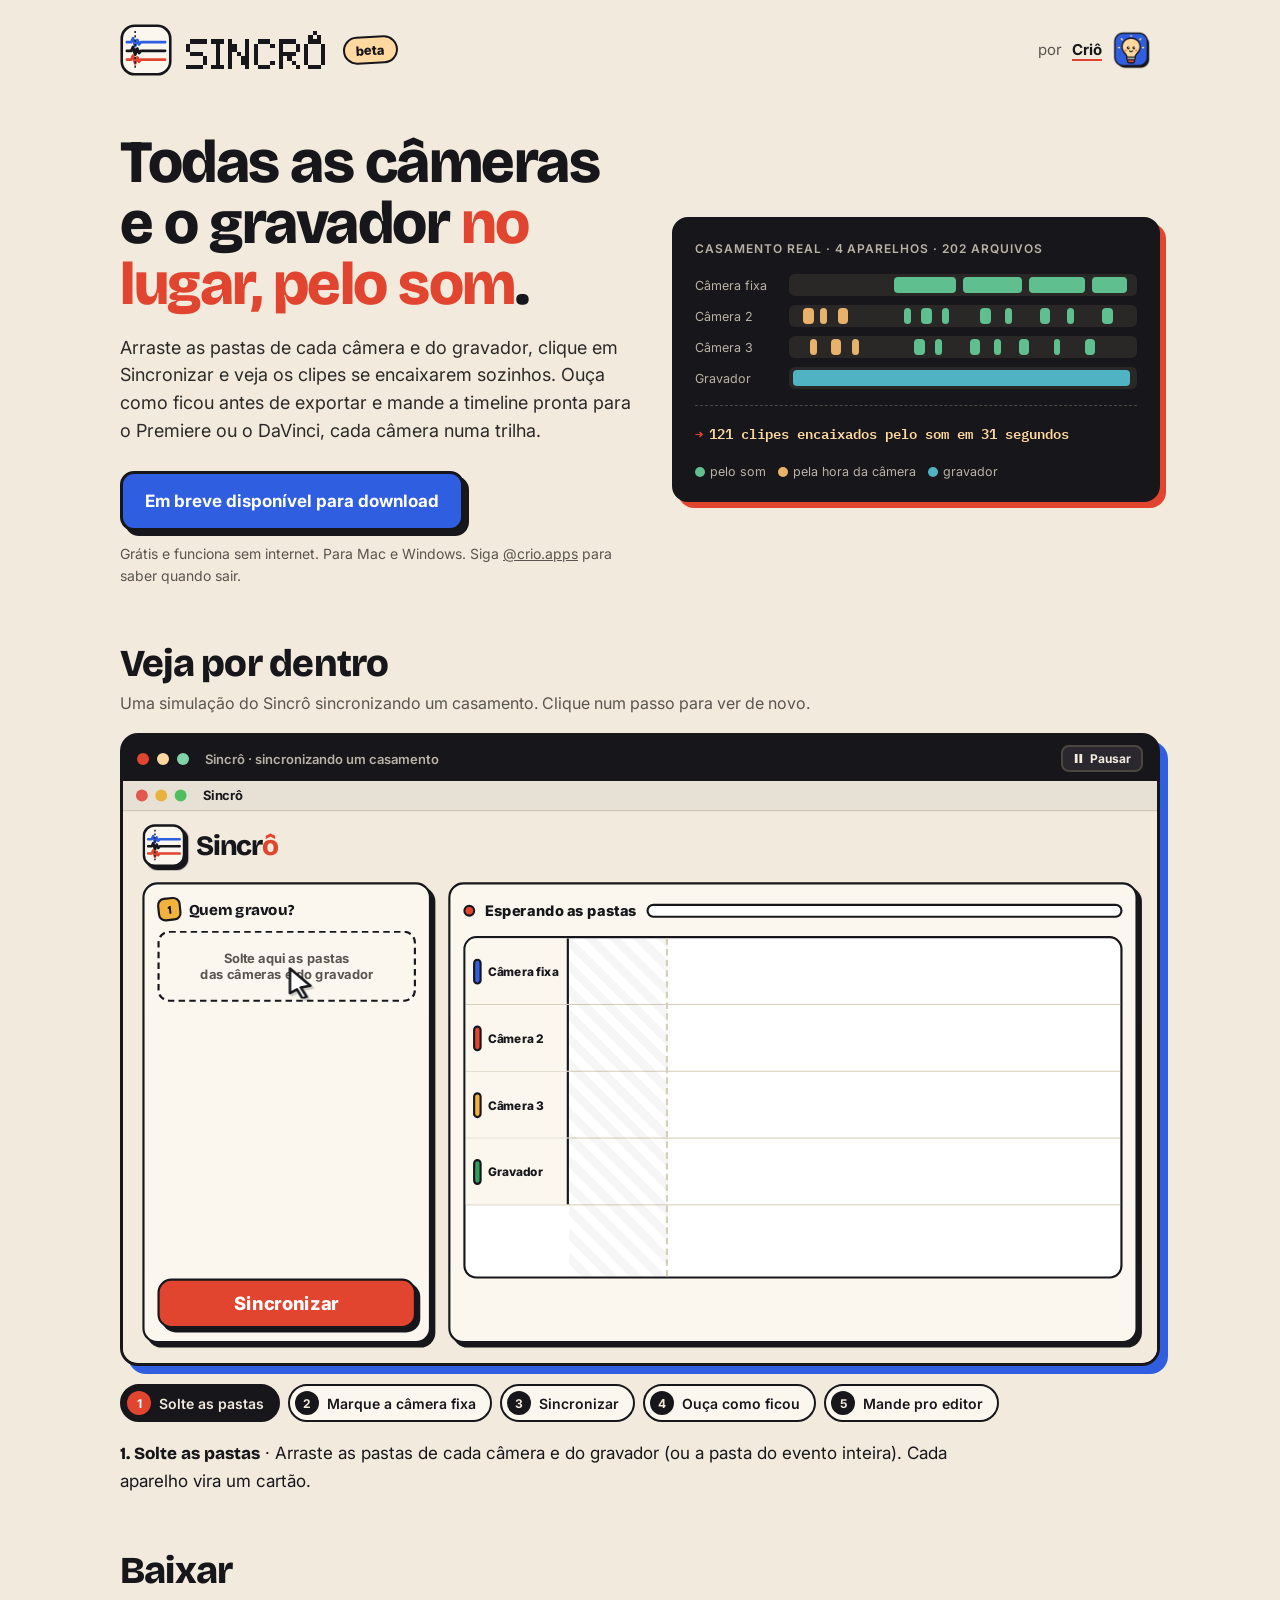
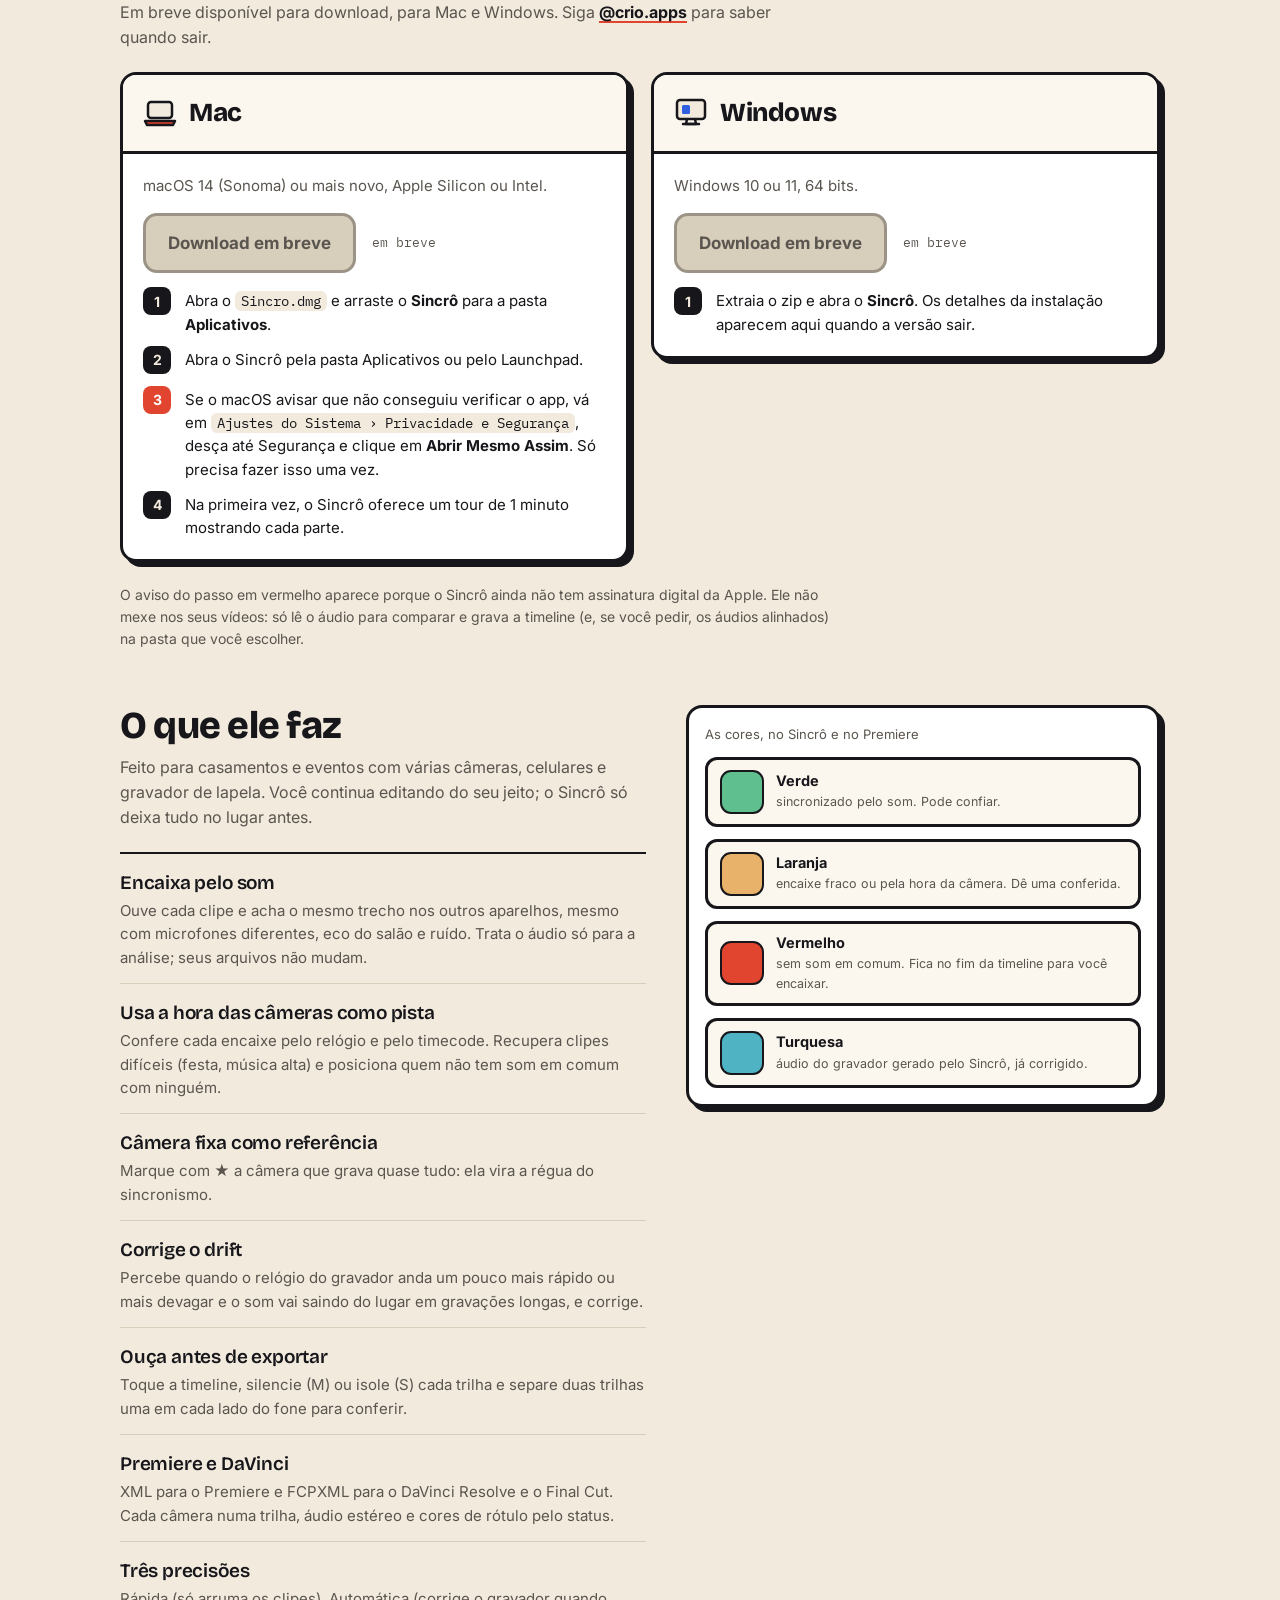
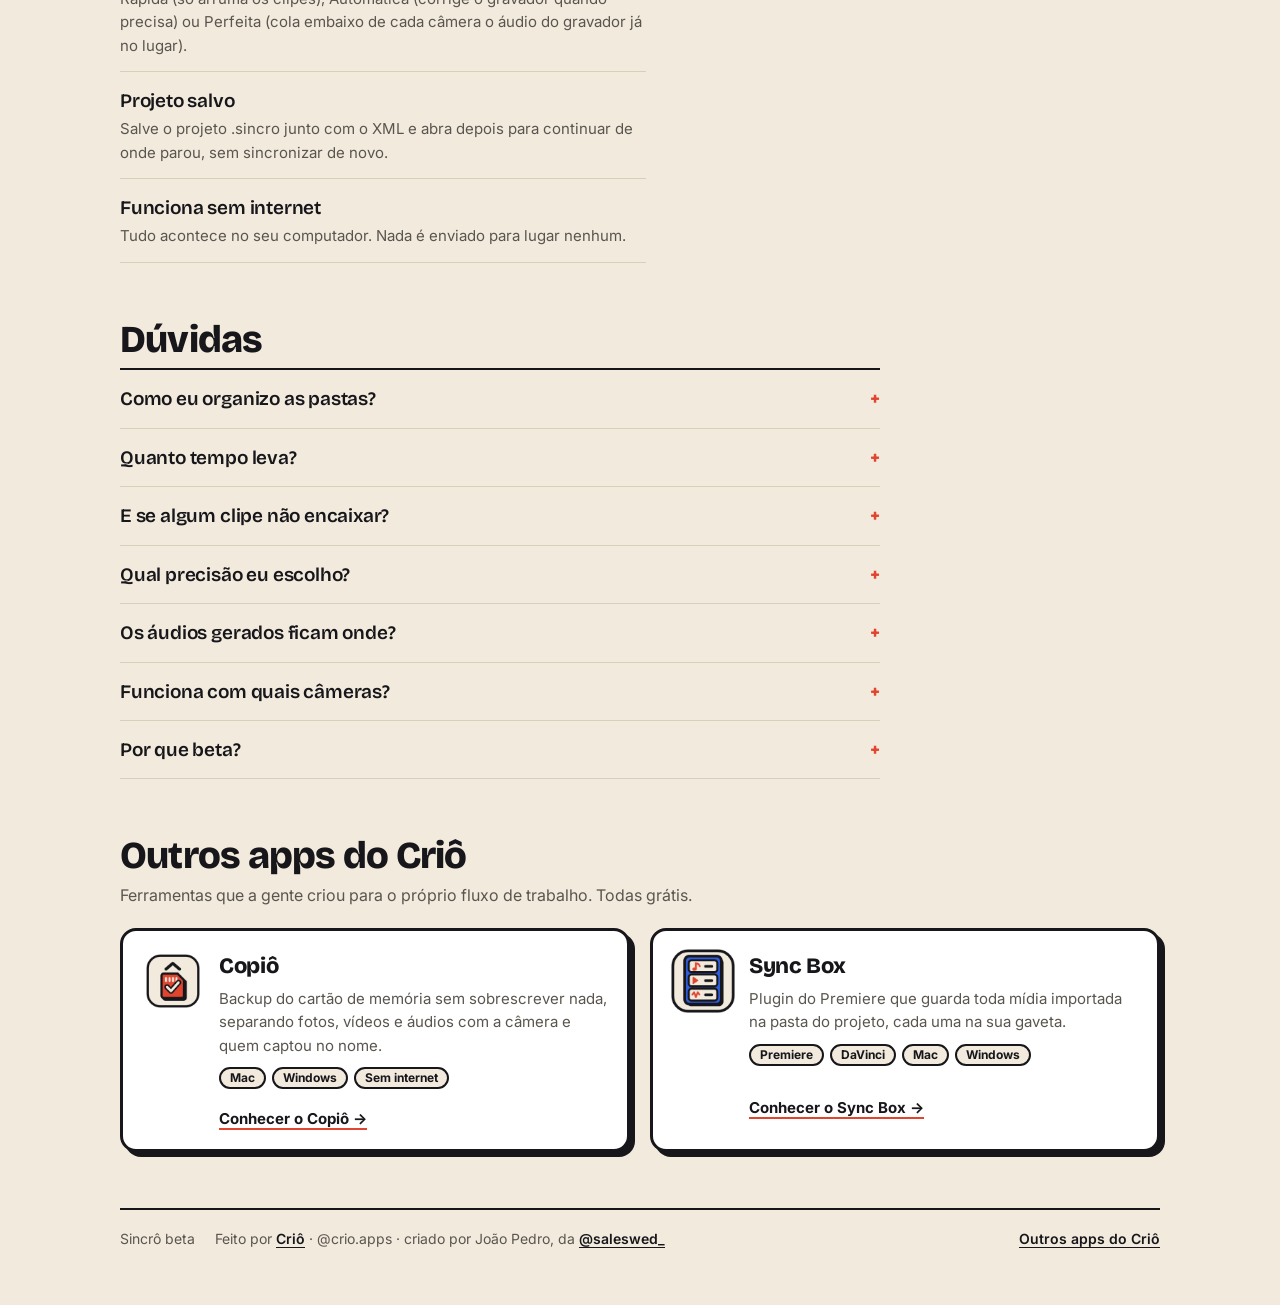
<file: sincro/index.html>
<!doctype html>
<html lang="pt-BR">
<head>
<meta charset="utf-8">
<meta name="viewport" content="width=device-width, initial-scale=1, viewport-fit=cover">
<title>Sincrô · sincroniza câmeras e gravadores pelo som</title>
<meta name="description" content="App gratuito que sincroniza várias câmeras e gravadores de áudio pelo som e entrega a timeline pronta no Premiere Pro (XML) ou no DaVinci Resolve (FCPXML). Ouça o sync antes de exportar, correção de drift e precisão abaixo de 1 quadro. Funciona offline. Versão beta para Mac.">
<meta property="og:type" content="website">
<meta property="og:site_name" content="Criô · Apps">
<meta property="og:locale" content="pt_BR">
<meta property="og:url" content="https://apps.weddingflow.com.br/sincro/">
<meta property="og:title" content="Sincrô · todas as câmeras no lugar, pelo som">
<meta property="og:description" content="Sincroniza câmeras e gravadores pelo som e manda a timeline pronta para o Premiere ou o DaVinci. Grátis, offline. Beta para Mac.">
<meta property="og:image" content="https://apps.weddingflow.com.br/img/compartilhar-sincro.jpg">
<meta property="og:image:secure_url" content="https://apps.weddingflow.com.br/img/compartilhar-sincro.jpg">
<meta property="og:image:type" content="image/jpeg">
<meta property="og:image:width" content="1200">
<meta property="og:image:height" content="630">
<meta property="og:image:alt" content="Sincrô: câmeras e gravadores sincronizados pelo som">
<meta name="twitter:card" content="summary_large_image">
<meta name="twitter:image" content="https://apps.weddingflow.com.br/img/compartilhar-sincro.jpg">
<link rel="icon" href="../img/sincro-64.png">
<link rel="apple-touch-icon" href="../img/sincro-180.png">
<link rel="stylesheet" href="https://fonts.googleapis.com/css2?family=Bricolage+Grotesque:opsz,wght@12..96,600;12..96,800&family=Inter:wght@400;500;600;700&family=IBM+Plex+Mono:wght@500;600&display=swap">
<link rel="stylesheet" href="../sim/sim.css">
<style>
/* Mesmo layout do Copiô e do Baixô. */
:root{
  --cream:#F1EADD; --paper:#FBF7EF; --white:#FFFFFF; --ink:#17161A; --soft:#5A554E; --line:#D8CEBC;
  --red:#E2452F; --blue:#2F5FE0; --blue-ink:#FFFFFF; --gold:#FFD9A0;
  --display:"Bricolage Grotesque","Avenir Next","Segoe UI",system-ui,sans-serif;
  --body:"Inter",-apple-system,"Segoe UI",system-ui,sans-serif;
  --mono:"IBM Plex Mono",ui-monospace,Menlo,Consolas,monospace;
  --bw:3px; --r:16px; --sh:5px 5px 0 var(--ink);
  color-scheme:light;
}
*{box-sizing:border-box}
[hidden]{display:none!important}
img{max-width:100%}
::selection{background:var(--blue);color:var(--blue-ink)}
body{margin:0;background:var(--cream);color:var(--ink);font-family:var(--body);font-size:16px;line-height:1.55;
  padding-left:max(16px, env(safe-area-inset-left, 0px));padding-right:max(16px, env(safe-area-inset-right, 0px));
  -webkit-font-smoothing:antialiased}
a{color:inherit}
:focus-visible{outline:3px solid var(--blue);outline-offset:3px;border-radius:6px}
.wrap{max-width:1040px;margin:0 auto;padding-block:24px 56px;display:grid;gap:56px}

/* topo */
.top{display:flex;align-items:center;gap:14px;flex-wrap:wrap}
.top .logo{width:52px;height:52px;flex-shrink:0}
.wordmark{height:30px;width:auto;display:block}
.top .by{margin-left:auto;display:inline-flex;align-items:center;gap:10px;font-size:15px;color:var(--soft);text-decoration:none;padding:6px 8px 6px 12px;border-radius:12px}
.top .by img{width:40px;height:40px;transition:transform .35s cubic-bezier(.34,1.56,.64,1)}
.top .by:hover img{transform:rotate(-8deg) scale(1.06)}
.top .by b{color:var(--ink);text-decoration:underline;text-decoration-thickness:2px;text-underline-offset:4px;text-decoration-color:var(--red)}
.top .by:hover{background:var(--paper)}

/* abertura */
.hero{display:grid;grid-template-columns:minmax(0,1.05fr) minmax(0,1fr);gap:40px;align-items:center}
h1{font-family:var(--display);font-weight:800;font-size:clamp(36px,5.6vw,60px);line-height:1.02;letter-spacing:-.025em;margin:0 0 18px;text-wrap:balance}
h1 em{font-style:normal;color:var(--red)}
.lead{font-size:18px;max-width:34em;margin:0 0 26px;color:#2C2A28}
.cta{display:flex;flex-wrap:wrap;gap:12px;align-items:center}
.note-sm{font-size:14px;color:var(--soft)}
.rename{background:var(--ink);color:var(--cream);border:var(--bw) solid var(--ink);border-radius:var(--r);box-shadow:6px 6px 0 var(--red);
  padding:20px 20px 18px;font-family:var(--mono);font-size:14px;display:grid;gap:16px;min-width:0}
.rename .lbl{font-family:var(--body);font-size:12px;letter-spacing:.08em;text-transform:uppercase;color:#B9B2A6;font-weight:600}
.rename .pair{display:grid;gap:6px;min-width:0}
.rename .from{color:#B9B2A6;overflow-wrap:anywhere}
.rename .to{color:var(--cream);overflow-wrap:anywhere}
.rename .to b{color:var(--gold);font-weight:600}
.rename .to i{font-style:normal;background:var(--red);color:var(--white);padding:0 4px;border-radius:4px}
.rename .arrow{color:var(--red);font-weight:600;margin-right:6px}
.rename hr{border:0;border-top:1px dashed #4A4640;margin:0}

/* botoes */
.btn{display:inline-flex;align-items:center;justify-content:center;gap:10px;background:var(--blue);color:var(--blue-ink);
  border:var(--bw) solid var(--ink);border-radius:14px;box-shadow:var(--sh);padding:14px 22px;font-family:var(--body);font-weight:700;
  font-size:17px;text-decoration:none;transition:transform .1s,box-shadow .1s;cursor:pointer}
.btn svg{width:20px;height:20px;flex-shrink:0}
.btn:hover{transform:translate(-1px,-1px);box-shadow:6px 6px 0 var(--ink)}
.btn:active{transform:translate(4px,4px);box-shadow:1px 1px 0 var(--ink)}
.btn.ghost{background:var(--paper);color:var(--ink)}
.btn[aria-disabled="true"]{background:var(--line);color:var(--soft);border-color:#9B9486;box-shadow:none;cursor:not-allowed;transform:none}

/* download */
h2{font-family:var(--display);font-weight:800;font-size:clamp(28px,3.6vw,38px);letter-spacing:-.02em;line-height:1.1;margin:0 0 8px;text-wrap:balance}
.sub{margin:0 0 22px;color:var(--soft);max-width:44em}
.phone{background:var(--paper);border:var(--bw) solid var(--ink);border-radius:var(--r);padding:14px 16px;margin:0 0 20px;font-weight:600}
.os-grid{display:grid;grid-template-columns:repeat(2,minmax(0,1fr));gap:22px;align-items:start}
.os{background:var(--white);border:var(--bw) solid var(--ink);border-radius:var(--r);box-shadow:var(--sh);overflow:hidden;min-width:0}
.os.mine{box-shadow:7px 7px 0 var(--red)}
.os.mine{order:-1}
.os-head{display:flex;align-items:center;gap:12px;padding:18px 20px;border-bottom:var(--bw) solid var(--ink);background:var(--paper)}
.os-head h3{font-family:var(--display);font-weight:800;font-size:26px;letter-spacing:-.015em;margin:0}
.os-head svg{width:34px;height:34px;flex-shrink:0}
.mine-tag{margin-left:auto;background:var(--red);color:var(--white);border:2px solid var(--ink);border-radius:99px;font-size:13px;font-weight:700;padding:2px 11px;white-space:nowrap}
.os-body{padding:20px;display:grid;gap:16px}
.req{margin:0;font-size:15px;color:var(--soft)}
.dlrow{display:flex;flex-wrap:wrap;align-items:center;gap:10px 16px}
.file{font-family:var(--mono);font-size:13px;color:var(--soft)}
.steps{list-style:none;margin:0;padding:0;display:grid;gap:12px;counter-reset:s}
.steps li{position:relative;padding-left:42px;min-height:28px;counter-increment:s;font-size:15px}
.steps li::before{content:counter(s);position:absolute;left:0;top:-2px;width:28px;height:28px;border-radius:8px;background:var(--ink);color:var(--cream);
  font-weight:700;font-size:14px;display:flex;align-items:center;justify-content:center}
.steps li.warn::before{background:var(--red);color:var(--white)}
.steps b{font-weight:700}
.path{font-family:var(--mono);font-size:13.5px;background:var(--cream);border-radius:6px;padding:1px 6px;white-space:nowrap}
.why{margin:22px 0 0;font-size:14px;color:var(--soft);max-width:52em}

/* o que faz */
.what{display:grid;grid-template-columns:minmax(0,1fr) minmax(0,.9fr);gap:40px;align-items:start}
.feats{list-style:none;margin:0;padding:0;display:grid;gap:0;border-top:2px solid var(--ink)}
.feats li{padding:14px 0;border-bottom:1px solid var(--line);display:grid;gap:2px}
.feats b{font-family:var(--display);font-weight:600;font-size:19px;letter-spacing:-.01em}
.feats span{color:var(--soft);font-size:15px}
.tree{background:var(--white);border:var(--bw) solid var(--ink);border-radius:var(--r);box-shadow:var(--sh);padding:18px 18px 16px;min-width:0}
.tree .cap{font-size:13px;color:var(--soft);margin:0 0 10px}
.tree pre{margin:0;font-family:var(--mono);font-size:13px;line-height:1.75;overflow-x:auto;color:var(--ink)}
.tree .d{font-weight:600}
.tree .p{color:var(--blue);font-weight:600}
.tree .f{color:var(--soft)}
.tree .k{color:var(--red);font-weight:600}

footer{border-top:2px solid var(--ink);padding-top:18px;display:flex;flex-wrap:wrap;gap:8px 20px;align-items:center;font-size:14px;color:var(--soft)}
footer a{color:var(--ink);font-weight:600;text-underline-offset:3px}
footer .sp{margin-left:auto}


/* lista de downloads de exemplo */
.jobs{background:var(--white);border:var(--bw) solid var(--ink);border-radius:var(--r);box-shadow:var(--sh);padding:16px;display:grid;gap:12px;min-width:0}
.jobs .cap{font-size:13px;color:var(--soft);margin:0}
.job{border:var(--bw) solid var(--ink);border-radius:12px;padding:10px 12px;display:grid;grid-template-columns:44px minmax(0,1fr);gap:12px;align-items:center;background:var(--paper)}
.job .ic{width:44px;height:44px;border:2.5px solid var(--ink);border-radius:11px;background:var(--cream);display:grid;place-items:center}
.job .ic svg{width:32px;height:32px}
.job b{display:block;font-size:14.5px;line-height:1.3;white-space:nowrap;overflow:hidden;text-overflow:ellipsis}
.job small{display:flex;gap:8px;align-items:center;flex-wrap:wrap;font-size:12.5px;color:var(--soft);margin-top:2px}
.job .chip{font-size:11.5px;font-weight:700;border:2px solid var(--ink);border-radius:99px;padding:0 8px;background:var(--cream);color:var(--ink)}
.job .bar{grid-column:2;height:16px;border:2.5px solid var(--ink);border-radius:7px;padding:2px;background:var(--white);margin-top:-4px}
.job .bar i{display:block;height:100%;background:repeating-linear-gradient(90deg,var(--red) 0 8px,transparent 8px 11px)}
.spin{transform-origin:16px 16px;animation:spin 1s linear infinite}
.drop{animation:drop 1s infinite cubic-bezier(.5,0,.6,1)}
@keyframes spin{to{transform:rotate(360deg)}}
@keyframes drop{0%{transform:translateY(-6px);opacity:0}25%{opacity:1}75%{transform:translateY(3px);opacity:1}100%{transform:translateY(5px);opacity:0}}
.rename .to .q{background:var(--blue);color:var(--white);padding:0 5px;border-radius:4px;font-weight:600}

@media (max-width:820px){
  .hero,.what{grid-template-columns:minmax(0,1fr)}
  .os-grid{grid-template-columns:minmax(0,1fr)}
}
@media (max-width:480px){
  .wordmark{height:24px}
  .top .logo{width:44px;height:44px}
  .btn{width:100%}
  .os-head h3{font-size:22px}
  footer .sp{margin-left:0}
}
@media (prefers-reduced-motion:reduce){.btn{transition:none}}
.rename .to .q.r{background:var(--red)}
.rename .to .q.g{background:var(--gold);color:var(--ink)}
.faq{display:grid;gap:0;border-top:2px solid var(--ink);max-width:760px}
.faq details{border-bottom:1px solid var(--line);padding:14px 0}
.faq summary{cursor:pointer;font-family:var(--display);font-weight:600;font-size:19px;letter-spacing:-.01em;list-style:none;display:flex;justify-content:space-between;gap:12px}
.faq summary::-webkit-details-marker{display:none}
.faq summary::after{content:"+";font-weight:800;color:var(--red)}
.faq details[open] summary::after{content:"–"}
.faq p{margin:8px 0 0;color:var(--soft);font-size:15px}
@media (max-width:560px){.path{white-space:normal;overflow-wrap:anywhere}}
.sde{display:grid;grid-template-columns:minmax(0,1.05fr) minmax(0,.95fr);gap:40px;align-items:center;background:var(--white);border:var(--bw) solid var(--ink);border-radius:22px;box-shadow:8px 8px 0 var(--red);padding:32px}
.sde h2 em{font-style:normal;color:var(--red)}
.badge{display:inline-block;background:var(--red);color:var(--white);border:2px solid var(--ink);border-radius:99px;font-size:13px;font-weight:700;padding:3px 12px;margin-bottom:12px}
.steps.big li{font-size:16px}
.crew{display:flex;flex-wrap:wrap;gap:8px}
.who{display:inline-flex;align-items:center;gap:7px;border:2.5px solid var(--ink);border-radius:99px;padding:3px 12px 3px 4px;font-weight:600;font-size:14px;background:var(--paper)}
.who i{width:24px;height:24px;border-radius:50%;border:2px solid var(--ink);display:grid;place-items:center;font-style:normal;font-size:11px;font-weight:800;color:#fff}
.who b{font-family:var(--display);font-weight:800}
@media (max-width:820px){.sde{grid-template-columns:minmax(0,1fr);padding:22px 18px}}
.rv{display:grid;grid-template-columns:minmax(0,1fr) minmax(0,1fr);gap:36px;align-items:center;background:var(--white);border:var(--bw) solid var(--ink);border-radius:22px;box-shadow:8px 8px 0 var(--blue);padding:32px}
.rv h2 em{font-style:normal;color:var(--blue)}
.badge.blue{background:var(--blue)}
@media (max-width:820px){.rv{grid-template-columns:minmax(0,1fr);padding:22px 18px}}
.more-apps h2{margin:0 0 6px}
.more-apps .sub{margin:0 0 20px}
.ma-grid{display:grid;grid-template-columns:repeat(auto-fit,minmax(260px,1fr));gap:20px}
.ma{display:grid;grid-template-columns:64px minmax(0,1fr);gap:14px;align-items:start;background:var(--white);border:var(--bw) solid var(--ink);border-radius:var(--r);box-shadow:var(--sh);padding:18px;text-decoration:none;color:var(--ink);transition:transform .1s,box-shadow .1s}
.ma:hover{transform:translate(-2px,-2px);box-shadow:7px 7px 0 var(--ink)}
.ma:active{transform:translate(3px,3px);box-shadow:2px 2px 0 var(--ink)}
.ma img{width:64px;height:64px}
.ma h3{font-family:var(--display);font-weight:800;font-size:22px;letter-spacing:-.015em;margin:0 0 4px}
.ma p{margin:0 0 10px;font-size:15px;color:var(--soft)}
.ma .ma-tags{display:flex;flex-wrap:wrap;gap:6px}
.ma .ma-tags span{font-size:12px;font-weight:700;border:2px solid var(--ink);border-radius:99px;padding:0 9px;background:var(--cream)}
.ma .ma-go{grid-column:2;font-weight:700;font-size:15px;display:inline-flex;align-items:center;gap:6px;margin-top:4px;text-decoration:underline;text-decoration-color:var(--red);text-decoration-thickness:2px;text-underline-offset:4px}
.applink{font-weight:700;color:var(--ink);text-decoration:underline;text-decoration-color:var(--red);text-decoration-thickness:2px;text-underline-offset:3px;white-space:nowrap}
.applink img{width:20px;height:20px;vertical-align:-4px;margin-right:4px}

.beta{display:inline-block;background:var(--gold);color:var(--ink);border:2px solid var(--ink);border-radius:99px;font-size:13px;font-weight:800;padding:2px 11px;margin-left:4px;vertical-align:middle;transform:rotate(-3deg)}
.lanes{display:grid;gap:9px}
.lane2{display:grid;grid-template-columns:86px 1fr;gap:8px;align-items:center;font-size:12.5px;font-family:var(--body);color:#B9B2A6}
.lane2 .tr{position:relative;height:22px;border-radius:6px;background:#2a2826}
.lane2 i{position:absolute;top:3px;bottom:3px;border-radius:4px}
.legend2{display:flex;flex-wrap:wrap;gap:12px;font-family:var(--body);font-size:12.5px;color:#B9B2A6}
.legend2 span::before{content:"";display:inline-block;width:10px;height:10px;border-radius:50%;margin-right:5px;vertical-align:-1px;background:var(--c)}
</style>
</head>
<body>

<div class="wrap">
  <header class="top">
    <svg class="logo" aria-hidden="true" viewBox="0 0 120 120"><rect x="4" y="4" width="112" height="112" rx="30" fill="#FBF7EF" stroke="#17161A" stroke-width="6"/><path d="M16 42h10l4-9 5 18 5-14 4 10 4-5h56" fill="none" stroke="#2F5FE0" stroke-width="6.5" stroke-linecap="round" stroke-linejoin="round"/><path d="M16 62h10l4-9 5 18 5-14 4 10 4-5h56" fill="none" stroke="#17161A" stroke-width="6.5" stroke-linecap="round" stroke-linejoin="round"/><path d="M16 82h10l4-9 5 18 5-14 4 10 4-5h56" fill="none" stroke="#E2452F" stroke-width="6.5" stroke-linecap="round" stroke-linejoin="round"/><line x1="35" y1="16" x2="35" y2="104" stroke="#17161A" stroke-width="3.5" stroke-dasharray="5 5"/></svg>
    <svg class="wordmark" style="height:38px" viewBox="0 0 33 9" role="img" aria-label="Sincrô" shape-rendering="crispEdges" fill="currentColor"><rect x="1" y="2" width="1" height="1"/><rect x="2" y="2" width="1" height="1"/><rect x="3" y="2" width="1" height="1"/><rect x="4" y="2" width="1" height="1"/><rect x="0" y="3" width="1" height="1"/><rect x="0" y="4" width="1" height="1"/><rect x="1" y="5" width="1" height="1"/><rect x="2" y="5" width="1" height="1"/><rect x="3" y="5" width="1" height="1"/><rect x="4" y="6" width="1" height="1"/><rect x="4" y="7" width="1" height="1"/><rect x="0" y="8" width="1" height="1"/><rect x="1" y="8" width="1" height="1"/><rect x="2" y="8" width="1" height="1"/><rect x="3" y="8" width="1" height="1"/><rect x="6" y="2" width="1" height="1"/><rect x="7" y="2" width="1" height="1"/><rect x="8" y="2" width="1" height="1"/><rect x="7" y="3" width="1" height="1"/><rect x="7" y="4" width="1" height="1"/><rect x="7" y="5" width="1" height="1"/><rect x="7" y="6" width="1" height="1"/><rect x="7" y="7" width="1" height="1"/><rect x="6" y="8" width="1" height="1"/><rect x="7" y="8" width="1" height="1"/><rect x="8" y="8" width="1" height="1"/><rect x="10" y="2" width="1" height="1"/><rect x="14" y="2" width="1" height="1"/><rect x="10" y="3" width="1" height="1"/><rect x="11" y="3" width="1" height="1"/><rect x="14" y="3" width="1" height="1"/><rect x="10" y="4" width="1" height="1"/><rect x="11" y="4" width="1" height="1"/><rect x="14" y="4" width="1" height="1"/><rect x="10" y="5" width="1" height="1"/><rect x="12" y="5" width="1" height="1"/><rect x="14" y="5" width="1" height="1"/><rect x="10" y="6" width="1" height="1"/><rect x="13" y="6" width="1" height="1"/><rect x="14" y="6" width="1" height="1"/><rect x="10" y="7" width="1" height="1"/><rect x="13" y="7" width="1" height="1"/><rect x="14" y="7" width="1" height="1"/><rect x="10" y="8" width="1" height="1"/><rect x="14" y="8" width="1" height="1"/><rect x="17" y="2" width="1" height="1"/><rect x="18" y="2" width="1" height="1"/><rect x="19" y="2" width="1" height="1"/><rect x="16" y="3" width="1" height="1"/><rect x="20" y="3" width="1" height="1"/><rect x="16" y="4" width="1" height="1"/><rect x="16" y="5" width="1" height="1"/><rect x="16" y="6" width="1" height="1"/><rect x="16" y="7" width="1" height="1"/><rect x="20" y="7" width="1" height="1"/><rect x="17" y="8" width="1" height="1"/><rect x="18" y="8" width="1" height="1"/><rect x="19" y="8" width="1" height="1"/><rect x="22" y="2" width="1" height="1"/><rect x="23" y="2" width="1" height="1"/><rect x="24" y="2" width="1" height="1"/><rect x="25" y="2" width="1" height="1"/><rect x="22" y="3" width="1" height="1"/><rect x="26" y="3" width="1" height="1"/><rect x="22" y="4" width="1" height="1"/><rect x="26" y="4" width="1" height="1"/><rect x="22" y="5" width="1" height="1"/><rect x="23" y="5" width="1" height="1"/><rect x="24" y="5" width="1" height="1"/><rect x="25" y="5" width="1" height="1"/><rect x="22" y="6" width="1" height="1"/><rect x="24" y="6" width="1" height="1"/><rect x="22" y="7" width="1" height="1"/><rect x="25" y="7" width="1" height="1"/><rect x="22" y="8" width="1" height="1"/><rect x="26" y="8" width="1" height="1"/><rect x="29" y="2" width="1" height="1"/><rect x="30" y="2" width="1" height="1"/><rect x="31" y="2" width="1" height="1"/><rect x="28" y="3" width="1" height="1"/><rect x="32" y="3" width="1" height="1"/><rect x="28" y="4" width="1" height="1"/><rect x="32" y="4" width="1" height="1"/><rect x="28" y="5" width="1" height="1"/><rect x="32" y="5" width="1" height="1"/><rect x="28" y="6" width="1" height="1"/><rect x="32" y="6" width="1" height="1"/><rect x="28" y="7" width="1" height="1"/><rect x="32" y="7" width="1" height="1"/><rect x="29" y="8" width="1" height="1"/><rect x="30" y="8" width="1" height="1"/><rect x="31" y="8" width="1" height="1"/><rect x="29" y="1" width="1" height="1"/><rect x="30" y="0" width="1" height="1"/><rect x="31" y="1" width="1" height="1"/></svg><span class="beta">beta</span>
    <a class="by" href="../" title="Outros apps do Criô">por <b>Criô</b><img src="../img/crio-180.png" alt="" width="40" height="40"></a>
  </header>

  <section class="hero" aria-labelledby="t-hero">
    <div>
      <h1 id="t-hero">Todas as câmeras e o gravador <em>no lugar, pelo som</em>.</h1>
      <p class="lead">Arraste as pastas de cada câmera e do gravador, clique em Sincronizar e veja os clipes se encaixarem sozinhos. Ouça como ficou antes de exportar e mande a timeline pronta para o Premiere ou o DaVinci, cada câmera numa trilha.</p>
      <div class="cta">
        <a class="btn" id="hero-btn" href="#baixar">Em breve disponível para download</a>
        <span class="note-sm">Grátis e funciona sem internet. Para Mac e Windows. Siga <a href="https://www.instagram.com/crio.apps/" target="_blank" rel="noopener">@crio.apps</a> para saber quando sair.</span>
      </div>
    </div>
    <div class="rename" aria-label="Exemplo de um casamento sincronizado pelo Sincrô">
      <div class="lbl">Casamento real · 4 aparelhos · 202 arquivos</div>
      <div class="lanes">
        <div class="lane2"><span>Câmera fixa</span><span class="tr"><i style="left:30%;width:18%;background:#5fbf8f"></i><i style="left:50%;width:17%;background:#5fbf8f"></i><i style="left:69%;width:16%;background:#5fbf8f"></i><i style="left:87%;width:10%;background:#5fbf8f"></i></span></div>
        <div class="lane2"><span>Câmera 2</span><span class="tr"><i style="left:4%;width:3%;background:#e8b26a"></i><i style="left:9%;width:2%;background:#e8b26a"></i><i style="left:14%;width:3%;background:#e8b26a"></i><i style="left:33%;width:2%;background:#5fbf8f"></i><i style="left:38%;width:3%;background:#5fbf8f"></i><i style="left:44%;width:2%;background:#5fbf8f"></i><i style="left:55%;width:3%;background:#5fbf8f"></i><i style="left:62%;width:2%;background:#5fbf8f"></i><i style="left:72%;width:3%;background:#5fbf8f"></i><i style="left:80%;width:2%;background:#5fbf8f"></i><i style="left:90%;width:3%;background:#5fbf8f"></i></span></div>
        <div class="lane2"><span>Câmera 3</span><span class="tr"><i style="left:6%;width:2%;background:#e8b26a"></i><i style="left:12%;width:3%;background:#e8b26a"></i><i style="left:18%;width:2%;background:#e8b26a"></i><i style="left:36%;width:3%;background:#5fbf8f"></i><i style="left:42%;width:2%;background:#5fbf8f"></i><i style="left:52%;width:3%;background:#5fbf8f"></i><i style="left:59%;width:2%;background:#5fbf8f"></i><i style="left:66%;width:3%;background:#5fbf8f"></i><i style="left:76%;width:2%;background:#5fbf8f"></i><i style="left:85%;width:3%;background:#5fbf8f"></i></span></div>
        <div class="lane2"><span>Gravador</span><span class="tr"><i style="left:1%;width:97%;background:#4fb3c4"></i></span></div>
      </div>
      <hr>
      <div class="pair"><div class="to"><span class="arrow">→</span><b>121 clipes encaixados pelo som em 31 segundos</b></div></div>
      <div class="legend2"><span style="--c:#5fbf8f">pelo som</span><span style="--c:#e8b26a">pela hora da câmera</span><span style="--c:#4fb3c4">gravador</span></div>
    </div>
  </section>

  <section aria-labelledby="t-sim">
    <div class="sim-head"><h2 id="t-sim">Veja por dentro</h2><p>Uma simulação do Sincrô sincronizando um casamento. Clique num passo para ver de novo.</p></div>
    <div data-sim style="margin-top:18px"></div>
  </section>

  <section id="baixar" aria-labelledby="t-dl">
    <h2 id="t-dl">Baixar</h2>
    <p class="sub" id="detect">Em breve disponível para download, para Mac e Windows. Siga <a class="applink" href="https://www.instagram.com/crio.apps/" target="_blank" rel="noopener">@crio.apps</a> para saber quando sair.</p>
    <p class="phone" id="phone" hidden>O Sincrô é um app para o computador. Abra este mesmo link no seu Mac ou PC para baixar.</p>

    <div class="os-grid">
      <article class="os" id="os-mac" aria-labelledby="t-mac">
        <div class="os-head">
          <svg viewBox="0 0 34 34" aria-hidden="true"><rect x="5" y="6" width="24" height="16" rx="3" fill="#F1EADD" stroke="#17161A" stroke-width="2.5"/><path d="M2 25h30l-2 4H4z" fill="#E2452F" stroke="#17161A" stroke-width="2.5" stroke-linejoin="round"/></svg>
          <h3 id="t-mac">Mac</h3>
          <span class="mine-tag" hidden>Seu sistema</span>
        </div>
        <div class="os-body">
          <p class="req">macOS 14 (Sonoma) ou mais novo, Apple Silicon ou Intel.</p>
          <div class="dlrow">
            <a class="btn" data-os="mac" href="#baixar">Baixar para Mac</a>
            <span class="file">em breve</span>
          </div>
          <ol class="steps">
            <li>Abra o <span class="path">Sincro.dmg</span> e arraste o <b>Sincrô</b> para a pasta <b>Aplicativos</b>.</li>
            <li>Abra o Sincrô pela pasta Aplicativos ou pelo Launchpad.</li>
            <li class="warn"><span>Se o macOS avisar que não conseguiu verificar o app, vá em <span class="path">Ajustes do Sistema › Privacidade e Segurança</span>, desça até Segurança e clique em <b>Abrir Mesmo Assim</b>. Só precisa fazer isso uma vez.</span></li>
            <li>Na primeira vez, o Sincrô oferece um tour de 1 minuto mostrando cada parte.</li>
          </ol>
        </div>
      </article>

      <article class="os" id="os-win" aria-labelledby="t-win">
        <div class="os-head">
          <svg viewBox="0 0 34 34" aria-hidden="true"><rect x="3" y="4" width="28" height="19" rx="3" fill="#F1EADD" stroke="#17161A" stroke-width="2.5"/><path d="M13 23l-1 5h10l-1-5" fill="none" stroke="#17161A" stroke-width="2.5" stroke-linejoin="round"/><path d="M9 28h16" stroke="#17161A" stroke-width="2.5" stroke-linecap="round"/><rect x="8" y="9" width="8" height="9" rx="1.5" fill="#2F5FE0"/></svg>
          <h3 id="t-win">Windows</h3>
          <span class="mine-tag" hidden>Seu sistema</span>
        </div>
        <div class="os-body">
          <p class="req">Windows 10 ou 11, 64 bits.</p>
          <div class="dlrow">
            <a class="btn" data-os="win" href="#baixar">Baixar para Windows</a>
            <span class="file" id="winfile">em breve</span>
          </div>
          <ol class="steps">
            <li>Extraia o zip e abra o <b>Sincrô</b>. Os detalhes da instalação aparecem aqui quando a versão sair.</li>
          </ol>
        </div>
      </article>
    </div>
    <p class="why">O aviso do passo em vermelho aparece porque o Sincrô ainda não tem assinatura digital da Apple. Ele não mexe nos seus vídeos: só lê o áudio para comparar e grava a timeline (e, se você pedir, os áudios alinhados) na pasta que você escolher.</p>
  </section>

  <section class="what" aria-labelledby="t-what">
    <div>
      <h2 id="t-what">O que ele faz</h2>
      <p class="sub">Feito para casamentos e eventos com várias câmeras, celulares e gravador de lapela. Você continua editando do seu jeito; o Sincrô só deixa tudo no lugar antes.</p>
      <ul class="feats">
        <li><b>Encaixa pelo som</b><span>Ouve cada clipe e acha o mesmo trecho nos outros aparelhos, mesmo com microfones diferentes, eco do salão e ruído. Trata o áudio só para a análise; seus arquivos não mudam.</span></li>
        <li><b>Usa a hora das câmeras como pista</b><span>Confere cada encaixe pelo relógio e pelo timecode. Recupera clipes difíceis (festa, música alta) e posiciona quem não tem som em comum com ninguém.</span></li>
        <li><b>Câmera fixa como referência</b><span>Marque com ★ a câmera que grava quase tudo: ela vira a régua do sincronismo.</span></li>
        <li><b>Corrige o drift</b><span>Percebe quando o relógio do gravador anda um pouco mais rápido ou mais devagar e o som vai saindo do lugar em gravações longas, e corrige.</span></li>
        <li><b>Ouça antes de exportar</b><span>Toque a timeline, silencie (M) ou isole (S) cada trilha e separe duas trilhas uma em cada lado do fone para conferir.</span></li>
        <li><b>Premiere e DaVinci</b><span>XML para o Premiere e FCPXML para o DaVinci Resolve e o Final Cut. Cada câmera numa trilha, áudio estéreo e cores de rótulo pelo status.</span></li>
        <li><b>Três precisões</b><span>Rápida (só arruma os clipes), Automática (corrige o gravador quando precisa) ou Perfeita (cola embaixo de cada câmera o áudio do gravador já no lugar).</span></li>
        <li><b>Projeto salvo</b><span>Salve o projeto .sincro junto com o XML e abra depois para continuar de onde parou, sem sincronizar de novo.</span></li>
        <li><b>Funciona sem internet</b><span>Tudo acontece no seu computador. Nada é enviado para lugar nenhum.</span></li>
      </ul>
    </div>
    <div class="jobs" aria-label="Significado das cores">
      <p class="cap">As cores, no Sincrô e no Premiere</p>
      <div class="job"><span class="ic" style="background:#5fbf8f"></span><div><b>Verde</b><small>sincronizado pelo som. Pode confiar.</small></div></div>
      <div class="job"><span class="ic" style="background:#e8b26a"></span><div><b>Laranja</b><small>encaixe fraco ou pela hora da câmera. Dê uma conferida.</small></div></div>
      <div class="job"><span class="ic" style="background:#E2452F"></span><div><b>Vermelho</b><small>sem som em comum. Fica no fim da timeline para você encaixar.</small></div></div>
      <div class="job"><span class="ic" style="background:#4fb3c4"></span><div><b>Turquesa</b><small>áudio do gravador gerado pelo Sincrô, já corrigido.</small></div></div>
    </div>
  </section>

  <section aria-labelledby="t-faq">
    <h2 id="t-faq">Dúvidas</h2>
    <div class="faq">
      <details><summary>Como eu organizo as pastas?</summary><p>Uma pasta por aparelho (câmera fixa, câmera 2, celular, gravador). Se você soltar a pasta do evento inteira, cada subpasta vira um aparelho. Arquivos de proxy e os áudios que o próprio Sincrô gera são ignorados.</p></details>
      <details><summary>Quanto tempo leva?</summary><p>No nosso teste com um casamento real (3 câmeras, um gravador e 202 arquivos), a sincronização levou 31 segundos num MacBook com Apple Silicon.</p></details>
      <details><summary>E se algum clipe não encaixar?</summary><p>Ele aparece em laranja (posicionado pela hora da câmera) ou em vermelho (sem som em comum), no fim da timeline, para você encaixar à mão. O Sincrô prefere avisar a colocar no lugar errado.</p></details>
      <details><summary>Qual precisão eu escolho?</summary><p>Use a <b>Automática</b> no dia a dia. A <b>Perfeita</b> grava, embaixo de cada clipe de câmera, o pedaço do áudio do gravador já no lugar: fica impecável, mas cria muitos arquivos.</p></details>
      <details><summary>Os áudios gerados ficam onde?</summary><p>Numa pasta ao lado do XML, com o mesmo nome e "audio alinhado" no fim. Não apague essa pasta enquanto estiver editando.</p></details>
      <details><summary>Funciona com quais câmeras?</summary><p>Qualquer câmera, celular ou gravador que grave som: Sony, Canon, Panasonic, iPhone, Zoom, Tascam e por aí vai. Lê MP4, MOV, MXF, MTS, WAV, MP3 e outros.</p></details>
      <details><summary>Por que beta?</summary><p>Já testamos com casamentos de verdade, mas cada evento tem seu jeito. Se algum material não sincronizar bem, conte pra gente no Instagram <a class="applink" href="https://www.instagram.com/crio.apps/" target="_blank" rel="noopener">@crio.apps</a>.</p></details>
    </div>
  </section>

  <section class="more-apps" aria-labelledby="t-more">
    <h2 id="t-more">Outros apps do Criô</h2>
    <p class="sub">Ferramentas que a gente criou para o próprio fluxo de trabalho. Todas grátis.</p>
    <div class="ma-grid">
      <a class="ma" href="../copio/">
        <img src="../img/copio-180.png" alt="" width="64" height="64">
        <div><h3>Copiô</h3><p>Backup do cartão de memória sem sobrescrever nada, separando fotos, vídeos e áudios com a câmera e quem captou no nome.</p><div class="ma-tags"><span>Mac</span><span>Windows</span><span>Sem internet</span></div></div>
        <span class="ma-go">Conhecer o Copiô →</span>
      </a>
      <a class="ma" href="../syncbox/">
        <img src="../img/syncbox-180.png" alt="" width="64" height="64">
        <div><h3>Sync Box</h3><p>Plugin do Premiere que guarda toda mídia importada na pasta do projeto, cada uma na sua gaveta.</p><div class="ma-tags"><span>Premiere</span><span>DaVinci</span><span>Mac</span><span>Windows</span></div></div>
        <span class="ma-go">Conhecer o Sync Box →</span>
      </a>
    </div>
  </section>

  <footer>
    <span>Sincrô beta</span>
    <span>Feito por <a href="https://www.instagram.com/crio.apps/" target="_blank" rel="noopener">Criô</a> · @crio.apps · criado por João Pedro, da <a href="https://www.instagram.com/saleswed_/" target="_blank" rel="noopener">@saleswed_</a></span>
    <a class="sp" href="../">Outros apps do Criô</a>
  </footer>
</div>

<script>
// Links dos arquivos de instalação. Vazio = botão mostra "Download em breve".
var DOWNLOADS = {
  mac: "",
  win: ""
};

(function () {
  var ARROW = '<svg viewBox="0 0 20 20" aria-hidden="true"><path d="M10 3v10m0 0l-4.5-4.5M10 13l4.5-4.5M4 17h12" fill="none" stroke="currentColor" stroke-width="2.4" stroke-linecap="round" stroke-linejoin="round"/></svg>';
  document.querySelectorAll('[data-os]').forEach(function (a) {
    var url = DOWNLOADS[a.getAttribute('data-os')];
    if (url) {
      a.href = url; a.target = '_blank'; a.rel = 'noopener';
      a.innerHTML = ARROW + a.textContent;
    } else {
      a.removeAttribute('href'); a.setAttribute('aria-disabled', 'true'); a.setAttribute('role', 'link');
      a.textContent = 'Download em breve';
    }
  });

  // Qual sistema o visitante usa (o link pode forçar: #mac ou #windows)
  var ua = navigator.userAgent || '';
  var pf = (navigator.userAgentData && navigator.userAgentData.platform) || navigator.platform || '';
  var touch = (navigator.maxTouchPoints || 0) > 1;
  var os = '';
  if (/Android|iPhone|iPod|iPad/i.test(ua) || (/Mac/i.test(pf + ua) && touch)) os = 'phone';
  else if (/Mac/i.test(pf + ua)) os = 'mac';
  else if (/Win/i.test(pf + ua)) os = 'win';

  function apply() {
    var h = (location.hash || '').replace('#', '');
    var pick = h === 'mac' ? 'mac' : h === 'windows' ? 'win' : os;
    var names = { mac: 'Mac', win: 'Windows' };
    ['mac', 'win'].forEach(function (k) {
      var card = document.getElementById('os-' + k), mine = pick === k;
      card.classList.toggle('mine', mine);
      card.querySelector('.mine-tag').hidden = !mine;
    });
    document.getElementById('phone').hidden = os !== 'phone';
    var hero = document.getElementById('hero-btn');
    if (pick === 'mac' || pick === 'win') {
      hero.href = '#baixar';
    }
  }
  apply();
  window.addEventListener('hashchange', function () {
    apply();
    var el = document.getElementById('baixar');
    if (el && /^#(mac|windows)$/.test(location.hash)) el.scrollIntoView({ behavior: 'smooth', block: 'start' });
  });
})();
</script>

<script src="sim.js"></script>
<script src="../sim/sim.js"></script>
</body>
</html>
</file>
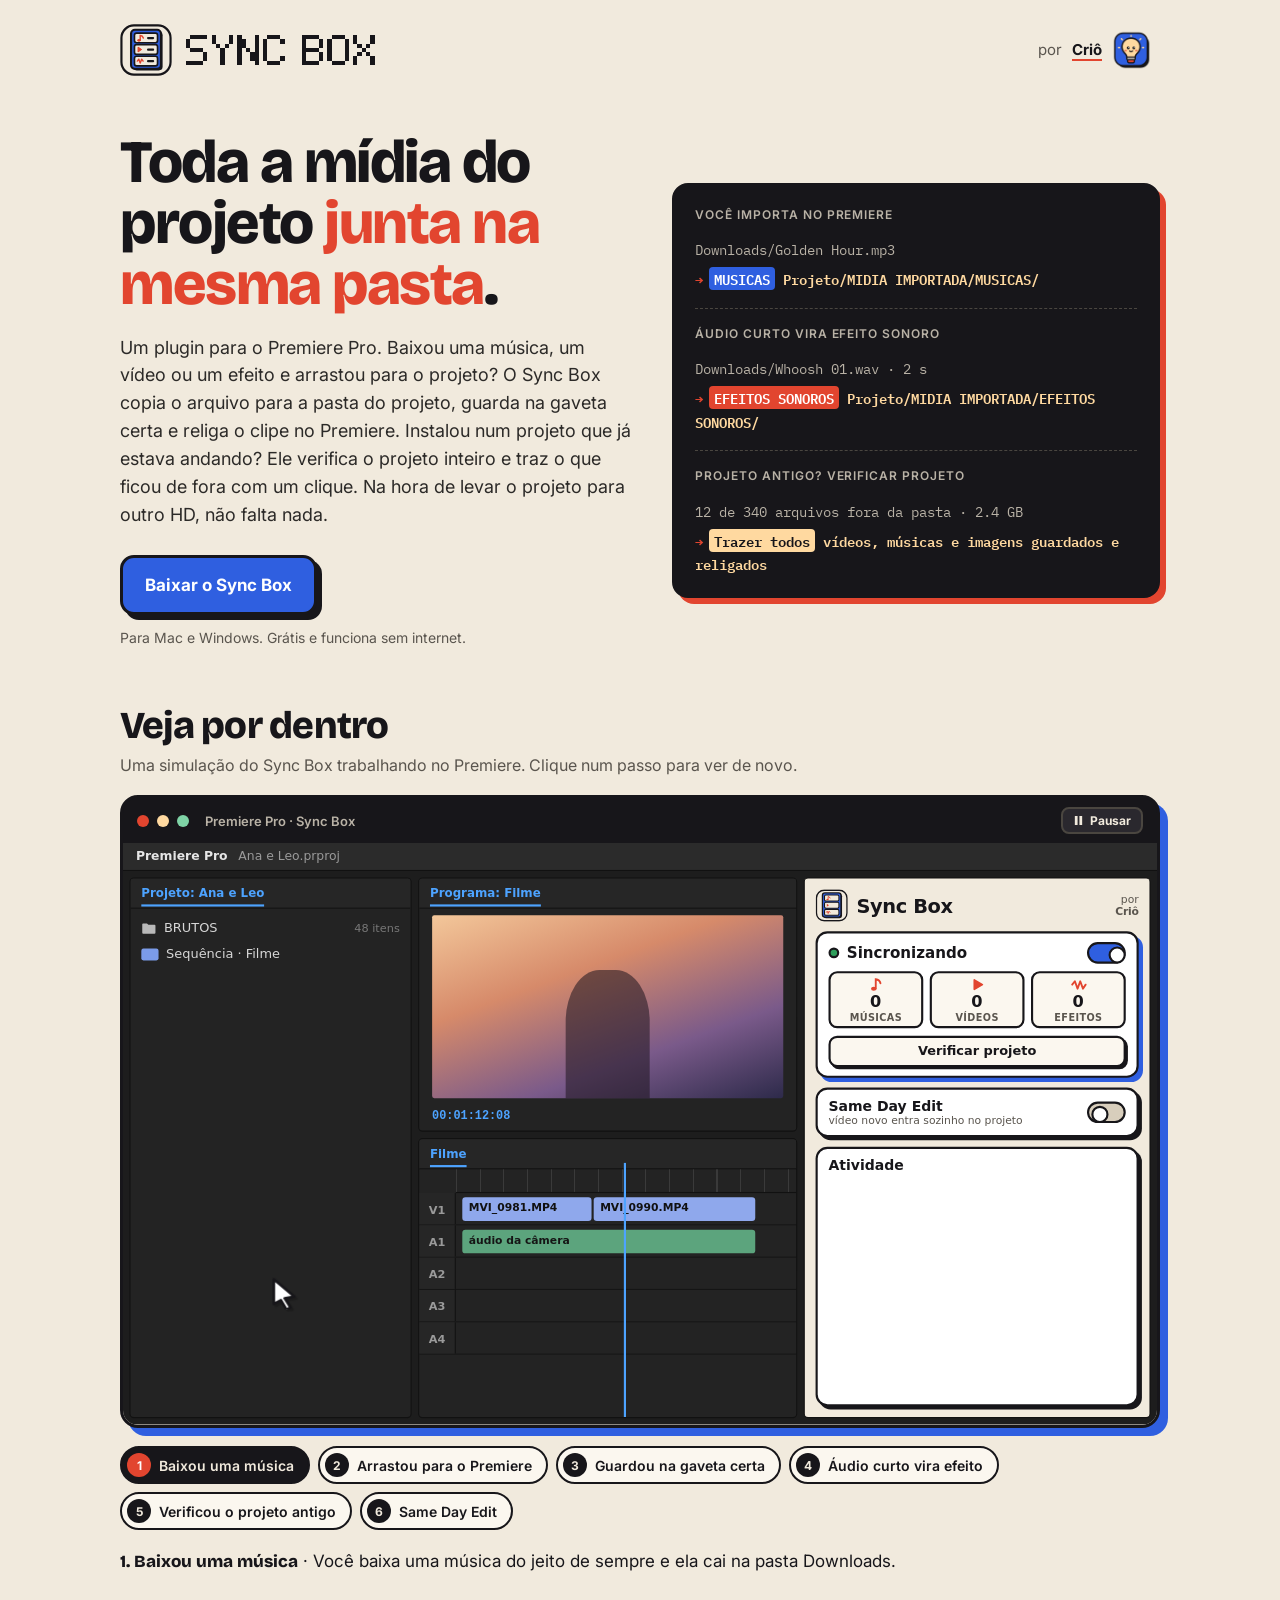
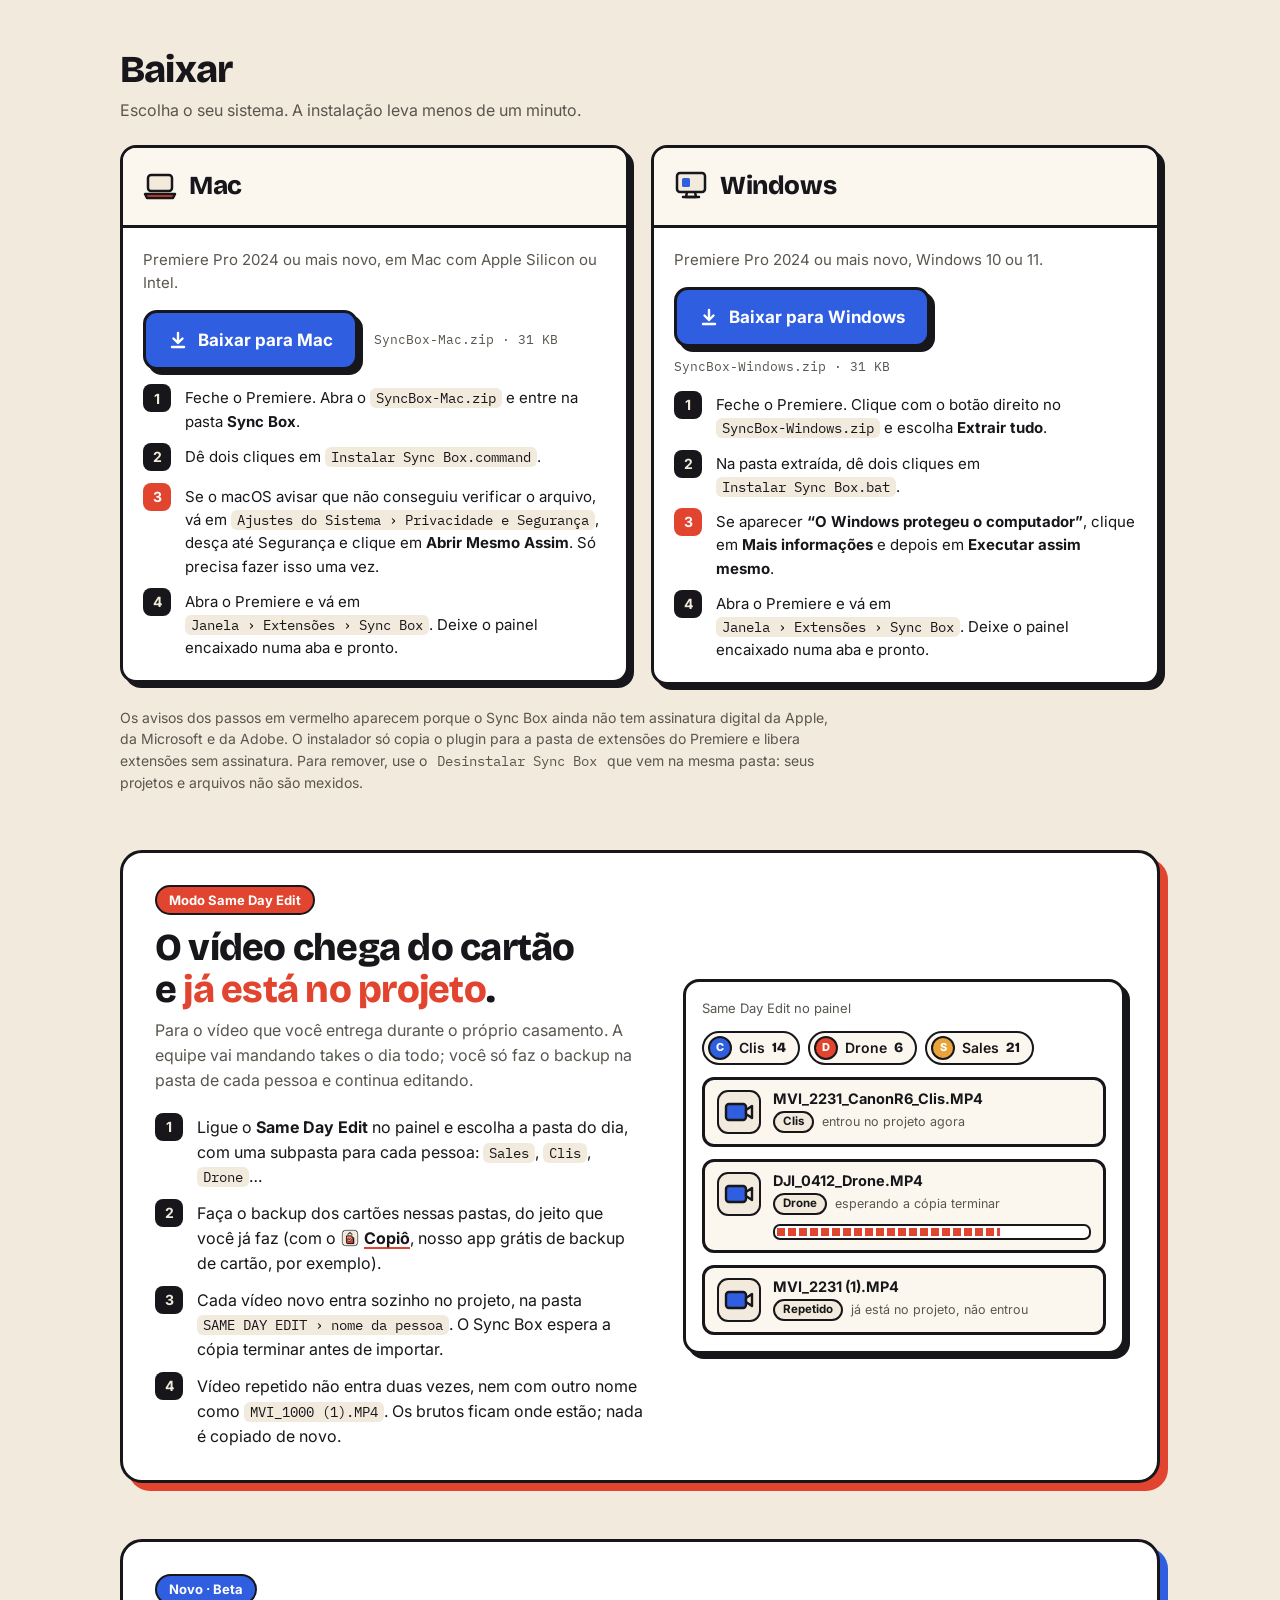
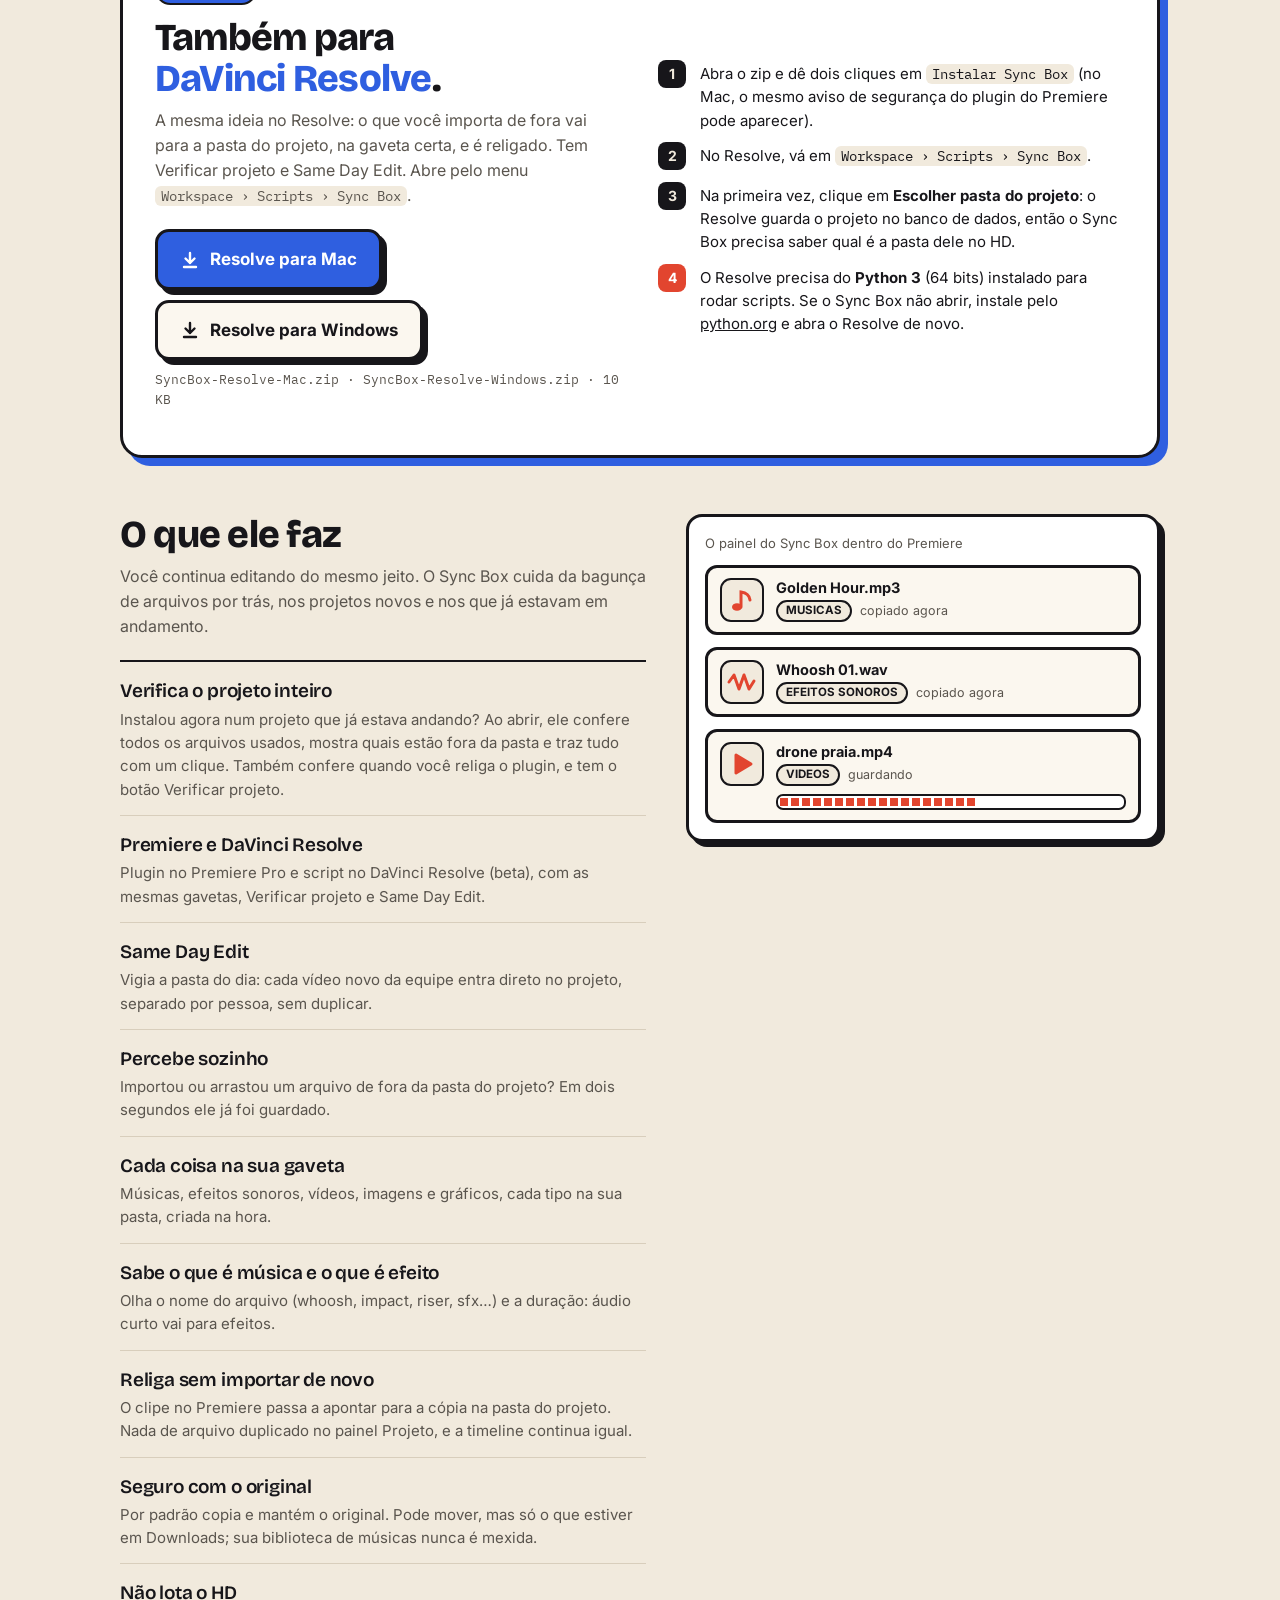
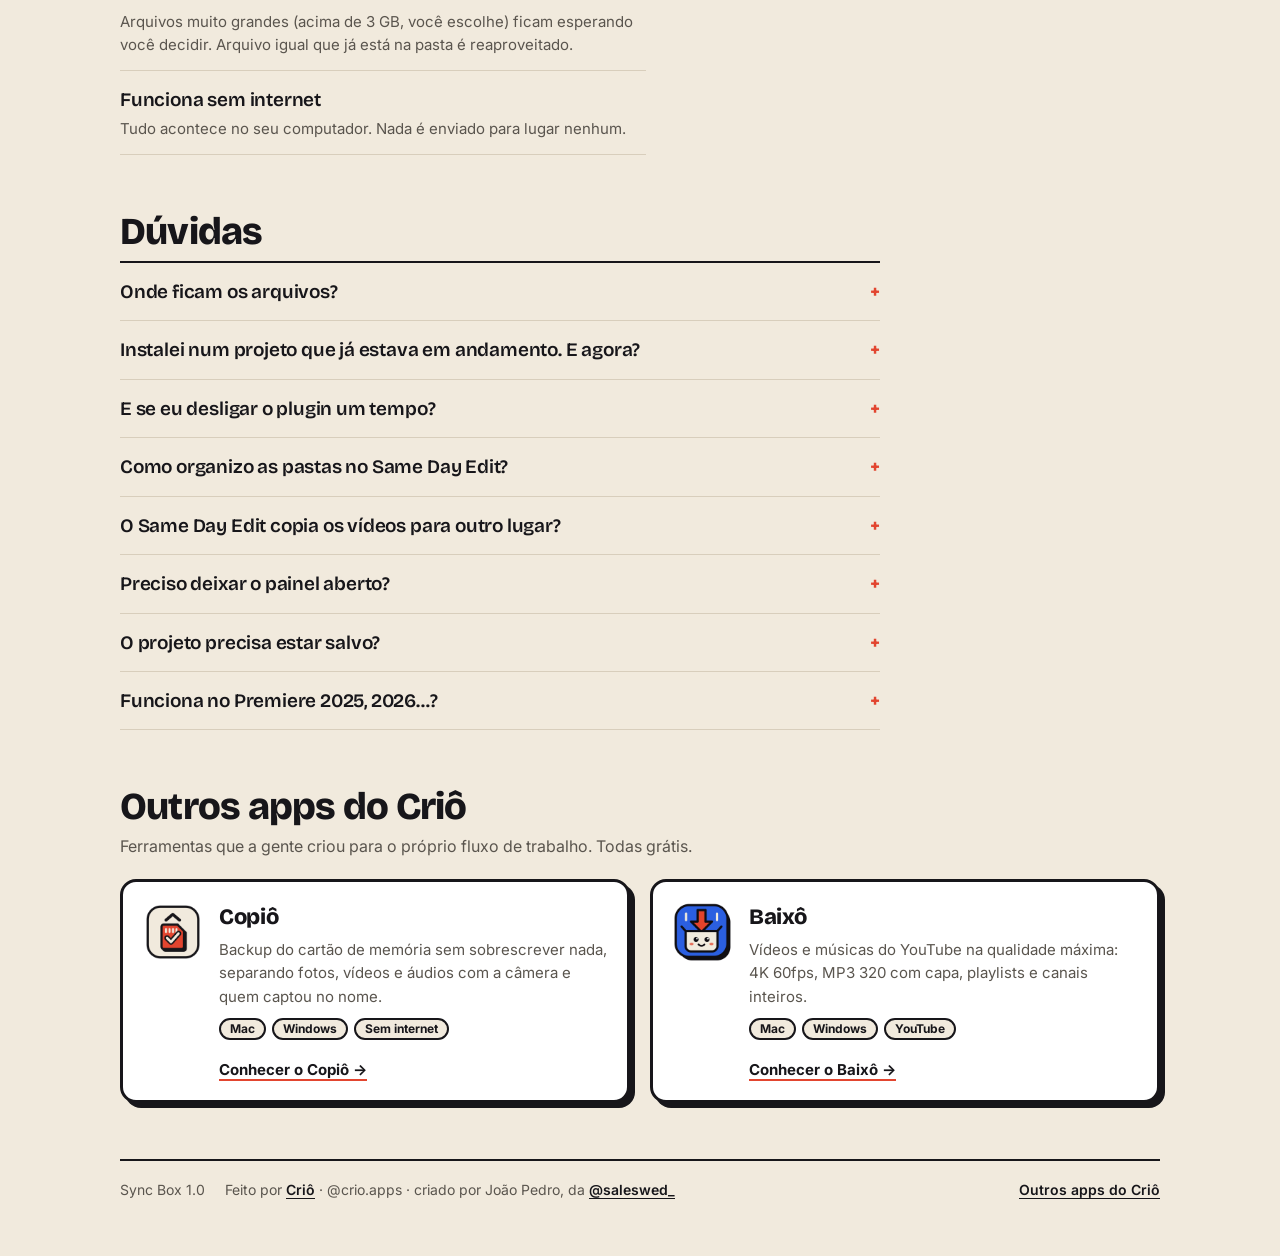
<file: syncbox/index.html>
<!doctype html>
<html lang="pt-BR">
<head>
<meta charset="utf-8">
<meta name="viewport" content="width=device-width, initial-scale=1, viewport-fit=cover">
<title>Sync Box · plugin do Premiere que organiza a mídia do projeto</title>
<meta name="description" content="Plugin gratuito para o Adobe Premiere Pro: toda música, vídeo e efeito sonoro que você importa vai sozinho para a pasta do projeto, cada um na sua gaveta. Verifica projetos antigos e traz o que ficou de fora. Modo Same Day Edit: vídeo novo de cada câmera entra sozinho no projeto. Mac e Windows, funciona offline.">
<meta property="og:type" content="website">
<meta property="og:site_name" content="Criô · Apps">
<meta property="og:locale" content="pt_BR">
<meta property="og:url" content="https://apps.weddingflow.com.br/syncbox/">
<meta property="og:title" content="Sync Box · a mídia do projeto sempre junta">
<meta property="og:description" content="Plugin do Premiere: música, vídeo e efeito direto na pasta do projeto, separados por tipo. Modo Same Day Edit: vídeo novo de cada câmera entra sozinho no projeto. Mac e Windows, offline.">
<meta property="og:image" content="https://apps.weddingflow.com.br/img/compartilhar-syncbox.jpg">
<meta property="og:image:secure_url" content="https://apps.weddingflow.com.br/img/compartilhar-syncbox.jpg">
<meta property="og:image:type" content="image/jpeg">
<meta property="og:image:width" content="1200">
<meta property="og:image:height" content="630">
<meta property="og:image:alt" content="Sync Box: música, vídeo e efeito direto na pasta do projeto">
<meta name="twitter:card" content="summary_large_image">
<meta name="twitter:image" content="https://apps.weddingflow.com.br/img/compartilhar-syncbox.jpg">
<link rel="icon" href="../img/syncbox-64.png">
<link rel="apple-touch-icon" href="../img/syncbox-180.png">
<link rel="stylesheet" href="https://fonts.googleapis.com/css2?family=Bricolage+Grotesque:opsz,wght@12..96,600;12..96,800&family=Inter:wght@400;500;600;700&family=IBM+Plex+Mono:wght@500;600&display=swap">
<link rel="stylesheet" href="../sim/sim.css">
<style>
/* Mesmo layout do Copiô e do Baixô. */
:root{
  --cream:#F1EADD; --paper:#FBF7EF; --white:#FFFFFF; --ink:#17161A; --soft:#5A554E; --line:#D8CEBC;
  --red:#E2452F; --blue:#2F5FE0; --blue-ink:#FFFFFF; --gold:#FFD9A0;
  --display:"Bricolage Grotesque","Avenir Next","Segoe UI",system-ui,sans-serif;
  --body:"Inter",-apple-system,"Segoe UI",system-ui,sans-serif;
  --mono:"IBM Plex Mono",ui-monospace,Menlo,Consolas,monospace;
  --bw:3px; --r:16px; --sh:5px 5px 0 var(--ink);
  color-scheme:light;
}
*{box-sizing:border-box}
[hidden]{display:none!important}
img{max-width:100%}
::selection{background:var(--blue);color:var(--blue-ink)}
body{margin:0;background:var(--cream);color:var(--ink);font-family:var(--body);font-size:16px;line-height:1.55;
  padding-left:max(16px, env(safe-area-inset-left, 0px));padding-right:max(16px, env(safe-area-inset-right, 0px));
  -webkit-font-smoothing:antialiased}
a{color:inherit}
:focus-visible{outline:3px solid var(--blue);outline-offset:3px;border-radius:6px}
.wrap{max-width:1040px;margin:0 auto;padding-block:24px 56px;display:grid;gap:56px}

/* topo */
.top{display:flex;align-items:center;gap:14px;flex-wrap:wrap}
.top .logo{width:52px;height:52px;flex-shrink:0}
.wordmark{height:30px;width:auto;display:block}
.top .by{margin-left:auto;display:inline-flex;align-items:center;gap:10px;font-size:15px;color:var(--soft);text-decoration:none;padding:6px 8px 6px 12px;border-radius:12px}
.top .by img{width:40px;height:40px;transition:transform .35s cubic-bezier(.34,1.56,.64,1)}
.top .by:hover img{transform:rotate(-8deg) scale(1.06)}
.top .by b{color:var(--ink);text-decoration:underline;text-decoration-thickness:2px;text-underline-offset:4px;text-decoration-color:var(--red)}
.top .by:hover{background:var(--paper)}

/* abertura */
.hero{display:grid;grid-template-columns:minmax(0,1.05fr) minmax(0,1fr);gap:40px;align-items:center}
h1{font-family:var(--display);font-weight:800;font-size:clamp(36px,5.6vw,60px);line-height:1.02;letter-spacing:-.025em;margin:0 0 18px;text-wrap:balance}
h1 em{font-style:normal;color:var(--red)}
.lead{font-size:18px;max-width:34em;margin:0 0 26px;color:#2C2A28}
.cta{display:flex;flex-wrap:wrap;gap:12px;align-items:center}
.note-sm{font-size:14px;color:var(--soft)}
.rename{background:var(--ink);color:var(--cream);border:var(--bw) solid var(--ink);border-radius:var(--r);box-shadow:6px 6px 0 var(--red);
  padding:20px 20px 18px;font-family:var(--mono);font-size:14px;display:grid;gap:16px;min-width:0}
.rename .lbl{font-family:var(--body);font-size:12px;letter-spacing:.08em;text-transform:uppercase;color:#B9B2A6;font-weight:600}
.rename .pair{display:grid;gap:6px;min-width:0}
.rename .from{color:#B9B2A6;overflow-wrap:anywhere}
.rename .to{color:var(--cream);overflow-wrap:anywhere}
.rename .to b{color:var(--gold);font-weight:600}
.rename .to i{font-style:normal;background:var(--red);color:var(--white);padding:0 4px;border-radius:4px}
.rename .arrow{color:var(--red);font-weight:600;margin-right:6px}
.rename hr{border:0;border-top:1px dashed #4A4640;margin:0}

/* botoes */
.btn{display:inline-flex;align-items:center;justify-content:center;gap:10px;background:var(--blue);color:var(--blue-ink);
  border:var(--bw) solid var(--ink);border-radius:14px;box-shadow:var(--sh);padding:14px 22px;font-family:var(--body);font-weight:700;
  font-size:17px;text-decoration:none;transition:transform .1s,box-shadow .1s;cursor:pointer}
.btn svg{width:20px;height:20px;flex-shrink:0}
.btn:hover{transform:translate(-1px,-1px);box-shadow:6px 6px 0 var(--ink)}
.btn:active{transform:translate(4px,4px);box-shadow:1px 1px 0 var(--ink)}
.btn.ghost{background:var(--paper);color:var(--ink)}
.btn[aria-disabled="true"]{background:var(--line);color:var(--soft);border-color:#9B9486;box-shadow:none;cursor:not-allowed;transform:none}

/* download */
h2{font-family:var(--display);font-weight:800;font-size:clamp(28px,3.6vw,38px);letter-spacing:-.02em;line-height:1.1;margin:0 0 8px;text-wrap:balance}
.sub{margin:0 0 22px;color:var(--soft);max-width:44em}
.phone{background:var(--paper);border:var(--bw) solid var(--ink);border-radius:var(--r);padding:14px 16px;margin:0 0 20px;font-weight:600}
.os-grid{display:grid;grid-template-columns:repeat(2,minmax(0,1fr));gap:22px;align-items:start}
.os{background:var(--white);border:var(--bw) solid var(--ink);border-radius:var(--r);box-shadow:var(--sh);overflow:hidden;min-width:0}
.os.mine{box-shadow:7px 7px 0 var(--red)}
.os.mine{order:-1}
.os-head{display:flex;align-items:center;gap:12px;padding:18px 20px;border-bottom:var(--bw) solid var(--ink);background:var(--paper)}
.os-head h3{font-family:var(--display);font-weight:800;font-size:26px;letter-spacing:-.015em;margin:0}
.os-head svg{width:34px;height:34px;flex-shrink:0}
.mine-tag{margin-left:auto;background:var(--red);color:var(--white);border:2px solid var(--ink);border-radius:99px;font-size:13px;font-weight:700;padding:2px 11px;white-space:nowrap}
.os-body{padding:20px;display:grid;gap:16px}
.req{margin:0;font-size:15px;color:var(--soft)}
.dlrow{display:flex;flex-wrap:wrap;align-items:center;gap:10px 16px}
.file{font-family:var(--mono);font-size:13px;color:var(--soft)}
.steps{list-style:none;margin:0;padding:0;display:grid;gap:12px;counter-reset:s}
.steps li{position:relative;padding-left:42px;min-height:28px;counter-increment:s;font-size:15px}
.steps li::before{content:counter(s);position:absolute;left:0;top:-2px;width:28px;height:28px;border-radius:8px;background:var(--ink);color:var(--cream);
  font-weight:700;font-size:14px;display:flex;align-items:center;justify-content:center}
.steps li.warn::before{background:var(--red);color:var(--white)}
.steps b{font-weight:700}
.path{font-family:var(--mono);font-size:13.5px;background:var(--cream);border-radius:6px;padding:1px 6px;white-space:nowrap}
.why{margin:22px 0 0;font-size:14px;color:var(--soft);max-width:52em}

/* o que faz */
.what{display:grid;grid-template-columns:minmax(0,1fr) minmax(0,.9fr);gap:40px;align-items:start}
.feats{list-style:none;margin:0;padding:0;display:grid;gap:0;border-top:2px solid var(--ink)}
.feats li{padding:14px 0;border-bottom:1px solid var(--line);display:grid;gap:2px}
.feats b{font-family:var(--display);font-weight:600;font-size:19px;letter-spacing:-.01em}
.feats span{color:var(--soft);font-size:15px}
.tree{background:var(--white);border:var(--bw) solid var(--ink);border-radius:var(--r);box-shadow:var(--sh);padding:18px 18px 16px;min-width:0}
.tree .cap{font-size:13px;color:var(--soft);margin:0 0 10px}
.tree pre{margin:0;font-family:var(--mono);font-size:13px;line-height:1.75;overflow-x:auto;color:var(--ink)}
.tree .d{font-weight:600}
.tree .p{color:var(--blue);font-weight:600}
.tree .f{color:var(--soft)}
.tree .k{color:var(--red);font-weight:600}

footer{border-top:2px solid var(--ink);padding-top:18px;display:flex;flex-wrap:wrap;gap:8px 20px;align-items:center;font-size:14px;color:var(--soft)}
footer a{color:var(--ink);font-weight:600;text-underline-offset:3px}
footer .sp{margin-left:auto}


/* lista de downloads de exemplo */
.jobs{background:var(--white);border:var(--bw) solid var(--ink);border-radius:var(--r);box-shadow:var(--sh);padding:16px;display:grid;gap:12px;min-width:0}
.jobs .cap{font-size:13px;color:var(--soft);margin:0}
.job{border:var(--bw) solid var(--ink);border-radius:12px;padding:10px 12px;display:grid;grid-template-columns:44px minmax(0,1fr);gap:12px;align-items:center;background:var(--paper)}
.job .ic{width:44px;height:44px;border:2.5px solid var(--ink);border-radius:11px;background:var(--cream);display:grid;place-items:center}
.job .ic svg{width:32px;height:32px}
.job b{display:block;font-size:14.5px;line-height:1.3;white-space:nowrap;overflow:hidden;text-overflow:ellipsis}
.job small{display:flex;gap:8px;align-items:center;flex-wrap:wrap;font-size:12.5px;color:var(--soft);margin-top:2px}
.job .chip{font-size:11.5px;font-weight:700;border:2px solid var(--ink);border-radius:99px;padding:0 8px;background:var(--cream);color:var(--ink)}
.job .bar{grid-column:2;height:16px;border:2.5px solid var(--ink);border-radius:7px;padding:2px;background:var(--white);margin-top:-4px}
.job .bar i{display:block;height:100%;background:repeating-linear-gradient(90deg,var(--red) 0 8px,transparent 8px 11px)}
.spin{transform-origin:16px 16px;animation:spin 1s linear infinite}
.drop{animation:drop 1s infinite cubic-bezier(.5,0,.6,1)}
@keyframes spin{to{transform:rotate(360deg)}}
@keyframes drop{0%{transform:translateY(-6px);opacity:0}25%{opacity:1}75%{transform:translateY(3px);opacity:1}100%{transform:translateY(5px);opacity:0}}
.rename .to .q{background:var(--blue);color:var(--white);padding:0 5px;border-radius:4px;font-weight:600}

@media (max-width:820px){
  .hero,.what{grid-template-columns:minmax(0,1fr)}
  .os-grid{grid-template-columns:minmax(0,1fr)}
}
@media (max-width:480px){
  .wordmark{height:24px}
  .top .logo{width:44px;height:44px}
  .btn{width:100%}
  .os-head h3{font-size:22px}
  footer .sp{margin-left:0}
}
@media (prefers-reduced-motion:reduce){.btn{transition:none}}
.rename .to .q.r{background:var(--red)}
.rename .to .q.g{background:var(--gold);color:var(--ink)}
.faq{display:grid;gap:0;border-top:2px solid var(--ink);max-width:760px}
.faq details{border-bottom:1px solid var(--line);padding:14px 0}
.faq summary{cursor:pointer;font-family:var(--display);font-weight:600;font-size:19px;letter-spacing:-.01em;list-style:none;display:flex;justify-content:space-between;gap:12px}
.faq summary::-webkit-details-marker{display:none}
.faq summary::after{content:"+";font-weight:800;color:var(--red)}
.faq details[open] summary::after{content:"–"}
.faq p{margin:8px 0 0;color:var(--soft);font-size:15px}
@media (max-width:560px){.path{white-space:normal;overflow-wrap:anywhere}}
.sde{display:grid;grid-template-columns:minmax(0,1.05fr) minmax(0,.95fr);gap:40px;align-items:center;background:var(--white);border:var(--bw) solid var(--ink);border-radius:22px;box-shadow:8px 8px 0 var(--red);padding:32px}
.sde h2 em{font-style:normal;color:var(--red)}
.badge{display:inline-block;background:var(--red);color:var(--white);border:2px solid var(--ink);border-radius:99px;font-size:13px;font-weight:700;padding:3px 12px;margin-bottom:12px}
.steps.big li{font-size:16px}
.crew{display:flex;flex-wrap:wrap;gap:8px}
.who{display:inline-flex;align-items:center;gap:7px;border:2.5px solid var(--ink);border-radius:99px;padding:3px 12px 3px 4px;font-weight:600;font-size:14px;background:var(--paper)}
.who i{width:24px;height:24px;border-radius:50%;border:2px solid var(--ink);display:grid;place-items:center;font-style:normal;font-size:11px;font-weight:800;color:#fff}
.who b{font-family:var(--display);font-weight:800}
@media (max-width:820px){.sde{grid-template-columns:minmax(0,1fr);padding:22px 18px}}
.rv{display:grid;grid-template-columns:minmax(0,1fr) minmax(0,1fr);gap:36px;align-items:center;background:var(--white);border:var(--bw) solid var(--ink);border-radius:22px;box-shadow:8px 8px 0 var(--blue);padding:32px}
.rv h2 em{font-style:normal;color:var(--blue)}
.badge.blue{background:var(--blue)}
@media (max-width:820px){.rv{grid-template-columns:minmax(0,1fr);padding:22px 18px}}
.more-apps h2{margin:0 0 6px}
.more-apps .sub{margin:0 0 20px}
.ma-grid{display:grid;grid-template-columns:repeat(auto-fit,minmax(260px,1fr));gap:20px}
.ma{display:grid;grid-template-columns:64px minmax(0,1fr);gap:14px;align-items:start;background:var(--white);border:var(--bw) solid var(--ink);border-radius:var(--r);box-shadow:var(--sh);padding:18px;text-decoration:none;color:var(--ink);transition:transform .1s,box-shadow .1s}
.ma:hover{transform:translate(-2px,-2px);box-shadow:7px 7px 0 var(--ink)}
.ma:active{transform:translate(3px,3px);box-shadow:2px 2px 0 var(--ink)}
.ma img{width:64px;height:64px}
.ma h3{font-family:var(--display);font-weight:800;font-size:22px;letter-spacing:-.015em;margin:0 0 4px}
.ma p{margin:0 0 10px;font-size:15px;color:var(--soft)}
.ma .ma-tags{display:flex;flex-wrap:wrap;gap:6px}
.ma .ma-tags span{font-size:12px;font-weight:700;border:2px solid var(--ink);border-radius:99px;padding:0 9px;background:var(--cream)}
.ma .ma-go{grid-column:2;font-weight:700;font-size:15px;display:inline-flex;align-items:center;gap:6px;margin-top:4px;text-decoration:underline;text-decoration-color:var(--red);text-decoration-thickness:2px;text-underline-offset:4px}
.applink{font-weight:700;color:var(--ink);text-decoration:underline;text-decoration-color:var(--red);text-decoration-thickness:2px;text-underline-offset:3px;white-space:nowrap}
.applink img{width:20px;height:20px;vertical-align:-4px;margin-right:4px}
</style>
</head>
<body>

<div class="wrap">
  <header class="top">
    <svg class="logo" aria-hidden="true" viewBox="20 20 216 216">
<rect x="26" y="26" width="204" height="204" rx="52" fill="#F1EADD" stroke="#17161A" stroke-width="9"/>
<rect x="73" y="51" width="124" height="162" rx="16" fill="#17161A"/>
<rect x="66" y="44" width="124" height="162" rx="16" fill="#2F5FE0" stroke="#17161A" stroke-width="9"/>
<g stroke="#17161A" stroke-width="7" stroke-linejoin="round">
<rect x="80" y="58" width="96" height="40" rx="9" fill="#F1EADD"/>
<rect x="80" y="106" width="96" height="40" rx="9" fill="#F1EADD"/>
<rect x="80" y="154" width="96" height="40" rx="9" fill="#F1EADD"/></g>
<path d="M104 88V68q10 1 13 10" fill="none" stroke="#E2452F" stroke-width="6" stroke-linecap="round"/><ellipse cx="99" cy="88" rx="7" ry="5.5" fill="#E2452F"/>
<path d="M95 116l15 10-15 10z" fill="#E2452F" stroke="#E2452F" stroke-width="4" stroke-linejoin="round"/>
<path d="M92 174l6-8 6 16 6-16 6 8" fill="none" stroke="#E2452F" stroke-width="6" stroke-linecap="round" stroke-linejoin="round"/>
<g fill="#17161A"><rect x="132" y="74" width="30" height="9" rx="4.5"/><rect x="132" y="122" width="30" height="9" rx="4.5"/><rect x="132" y="170" width="30" height="9" rx="4.5"/></g>
</svg>

    <svg class="wordmark" viewBox="0 0 44 7" role="img" aria-label="Sync Box" shape-rendering="crispEdges" fill="currentColor"><rect x="1" y="0" width="1" height="1"/><rect x="2" y="0" width="1" height="1"/><rect x="3" y="0" width="1" height="1"/><rect x="4" y="0" width="1" height="1"/><rect x="0" y="1" width="1" height="1"/><rect x="0" y="2" width="1" height="1"/><rect x="1" y="3" width="1" height="1"/><rect x="2" y="3" width="1" height="1"/><rect x="3" y="3" width="1" height="1"/><rect x="4" y="4" width="1" height="1"/><rect x="4" y="5" width="1" height="1"/><rect x="0" y="6" width="1" height="1"/><rect x="1" y="6" width="1" height="1"/><rect x="2" y="6" width="1" height="1"/><rect x="3" y="6" width="1" height="1"/><rect x="6" y="0" width="1" height="1"/><rect x="10" y="0" width="1" height="1"/><rect x="6" y="1" width="1" height="1"/><rect x="10" y="1" width="1" height="1"/><rect x="7" y="2" width="1" height="1"/><rect x="9" y="2" width="1" height="1"/><rect x="8" y="3" width="1" height="1"/><rect x="8" y="4" width="1" height="1"/><rect x="8" y="5" width="1" height="1"/><rect x="8" y="6" width="1" height="1"/><rect x="12" y="0" width="1" height="1"/><rect x="16" y="0" width="1" height="1"/><rect x="12" y="1" width="1" height="1"/><rect x="13" y="1" width="1" height="1"/><rect x="16" y="1" width="1" height="1"/><rect x="12" y="2" width="1" height="1"/><rect x="13" y="2" width="1" height="1"/><rect x="16" y="2" width="1" height="1"/><rect x="12" y="3" width="1" height="1"/><rect x="14" y="3" width="1" height="1"/><rect x="16" y="3" width="1" height="1"/><rect x="12" y="4" width="1" height="1"/><rect x="15" y="4" width="1" height="1"/><rect x="16" y="4" width="1" height="1"/><rect x="12" y="5" width="1" height="1"/><rect x="15" y="5" width="1" height="1"/><rect x="16" y="5" width="1" height="1"/><rect x="12" y="6" width="1" height="1"/><rect x="16" y="6" width="1" height="1"/><rect x="19" y="0" width="1" height="1"/><rect x="20" y="0" width="1" height="1"/><rect x="21" y="0" width="1" height="1"/><rect x="18" y="1" width="1" height="1"/><rect x="22" y="1" width="1" height="1"/><rect x="18" y="2" width="1" height="1"/><rect x="18" y="3" width="1" height="1"/><rect x="18" y="4" width="1" height="1"/><rect x="18" y="5" width="1" height="1"/><rect x="22" y="5" width="1" height="1"/><rect x="19" y="6" width="1" height="1"/><rect x="20" y="6" width="1" height="1"/><rect x="21" y="6" width="1" height="1"/><rect x="27" y="0" width="1" height="1"/><rect x="28" y="0" width="1" height="1"/><rect x="29" y="0" width="1" height="1"/><rect x="30" y="0" width="1" height="1"/><rect x="27" y="1" width="1" height="1"/><rect x="31" y="1" width="1" height="1"/><rect x="27" y="2" width="1" height="1"/><rect x="31" y="2" width="1" height="1"/><rect x="27" y="3" width="1" height="1"/><rect x="28" y="3" width="1" height="1"/><rect x="29" y="3" width="1" height="1"/><rect x="30" y="3" width="1" height="1"/><rect x="27" y="4" width="1" height="1"/><rect x="31" y="4" width="1" height="1"/><rect x="27" y="5" width="1" height="1"/><rect x="31" y="5" width="1" height="1"/><rect x="27" y="6" width="1" height="1"/><rect x="28" y="6" width="1" height="1"/><rect x="29" y="6" width="1" height="1"/><rect x="30" y="6" width="1" height="1"/><rect x="34" y="0" width="1" height="1"/><rect x="35" y="0" width="1" height="1"/><rect x="36" y="0" width="1" height="1"/><rect x="33" y="1" width="1" height="1"/><rect x="37" y="1" width="1" height="1"/><rect x="33" y="2" width="1" height="1"/><rect x="37" y="2" width="1" height="1"/><rect x="33" y="3" width="1" height="1"/><rect x="37" y="3" width="1" height="1"/><rect x="33" y="4" width="1" height="1"/><rect x="37" y="4" width="1" height="1"/><rect x="33" y="5" width="1" height="1"/><rect x="37" y="5" width="1" height="1"/><rect x="34" y="6" width="1" height="1"/><rect x="35" y="6" width="1" height="1"/><rect x="36" y="6" width="1" height="1"/><rect x="39" y="0" width="1" height="1"/><rect x="43" y="0" width="1" height="1"/><rect x="39" y="1" width="1" height="1"/><rect x="43" y="1" width="1" height="1"/><rect x="40" y="2" width="1" height="1"/><rect x="42" y="2" width="1" height="1"/><rect x="41" y="3" width="1" height="1"/><rect x="40" y="4" width="1" height="1"/><rect x="42" y="4" width="1" height="1"/><rect x="39" y="5" width="1" height="1"/><rect x="43" y="5" width="1" height="1"/><rect x="39" y="6" width="1" height="1"/><rect x="43" y="6" width="1" height="1"/></svg>
    <a class="by" href="../" title="Outros apps do Criô">por <b>Criô</b><img src="../img/crio-180.png" alt="" width="40" height="40"></a>
  </header>

  <section class="hero" aria-labelledby="t-hero">
    <div>
      <h1 id="t-hero">Toda a mídia do projeto <em>junta na mesma pasta</em>.</h1>
      <p class="lead">Um plugin para o Premiere Pro. Baixou uma música, um vídeo ou um efeito e arrastou para o projeto? O Sync Box copia o arquivo para a pasta do projeto, guarda na gaveta certa e religa o clipe no Premiere. Instalou num projeto que já estava andando? Ele verifica o projeto inteiro e traz o que ficou de fora com um clique. Na hora de levar o projeto para outro HD, não falta nada.</p>
      <div class="cta">
        <a class="btn" id="hero-btn" href="#baixar">Baixar o Sync Box</a>
        <span class="note-sm">Para Mac e Windows. Grátis e funciona sem internet.</span>
      </div>
    </div>
    <div class="rename" aria-label="Exemplos do que o Sync Box faz">
      <div class="lbl">Você importa no Premiere</div>
      <div class="pair">
        <div class="from">Downloads/Golden Hour.mp3</div>
        <div class="to"><span class="arrow">→</span><span class="q">MUSICAS</span> <b>Projeto/MIDIA IMPORTADA/MUSICAS/</b></div>
      </div>
      <hr>
      <div class="lbl">Áudio curto vira efeito sonoro</div>
      <div class="pair">
        <div class="from">Downloads/Whoosh 01.wav · 2 s</div>
        <div class="to"><span class="arrow">→</span><span class="q r">EFEITOS SONOROS</span> <b>Projeto/MIDIA IMPORTADA/EFEITOS SONOROS/</b></div>
      </div>
      <hr>
      <div class="lbl">Projeto antigo? Verificar projeto</div>
      <div class="pair">
        <div class="from">12 de 340 arquivos fora da pasta · 2.4 GB</div>
        <div class="to"><span class="arrow">→</span><span class="q g">Trazer todos</span> <b>vídeos, músicas e imagens guardados e religados</b></div>
      </div>
    </div>
  </section>

  <section aria-labelledby="t-sim">
    <div class="sim-head"><h2 id="t-sim">Veja por dentro</h2><p>Uma simulação do Sync Box trabalhando no Premiere. Clique num passo para ver de novo.</p></div>
    <div data-sim style="margin-top:18px"></div>
  </section>

  <section id="baixar" aria-labelledby="t-dl">
    <h2 id="t-dl">Baixar</h2>
    <p class="sub" id="detect">Escolha o seu sistema. A instalação leva menos de um minuto.</p>
    <p class="phone" id="phone" hidden>O Sync Box é um plugin para o Premiere no computador. Abra este mesmo link no seu Mac ou PC para baixar.</p>

    <div class="os-grid">
      <article class="os" id="os-mac" aria-labelledby="t-mac">
        <div class="os-head">
          <svg viewBox="0 0 34 34" aria-hidden="true"><rect x="5" y="6" width="24" height="16" rx="3" fill="#F1EADD" stroke="#17161A" stroke-width="2.5"/><path d="M2 25h30l-2 4H4z" fill="#E2452F" stroke="#17161A" stroke-width="2.5" stroke-linejoin="round"/></svg>
          <h3 id="t-mac">Mac</h3>
          <span class="mine-tag" hidden>Seu sistema</span>
        </div>
        <div class="os-body">
          <p class="req">Premiere Pro 2024 ou mais novo, em Mac com Apple Silicon ou Intel.</p>
          <div class="dlrow">
            <a class="btn" data-os="mac" href="#baixar">Baixar para Mac</a>
            <span class="file">SyncBox-Mac.zip · 31 KB</span>
          </div>
          <ol class="steps">
            <li>Feche o Premiere. Abra o <span class="path">SyncBox-Mac.zip</span> e entre na pasta <b>Sync Box</b>.</li>
            <li>Dê dois cliques em <span class="path">Instalar Sync Box.command</span>.</li>
            <li class="warn"><span>Se o macOS avisar que não conseguiu verificar o arquivo, vá em <span class="path">Ajustes do Sistema › Privacidade e Segurança</span>, desça até Segurança e clique em <b>Abrir Mesmo Assim</b>. Só precisa fazer isso uma vez.</span></li>
            <li>Abra o Premiere e vá em <span class="path">Janela › Extensões › Sync Box</span>. Deixe o painel encaixado numa aba e pronto.</li>
          </ol>
        </div>
      </article>

      <article class="os" id="os-win" aria-labelledby="t-win">
        <div class="os-head">
          <svg viewBox="0 0 34 34" aria-hidden="true"><rect x="3" y="4" width="28" height="19" rx="3" fill="#F1EADD" stroke="#17161A" stroke-width="2.5"/><path d="M13 23l-1 5h10l-1-5" fill="none" stroke="#17161A" stroke-width="2.5" stroke-linejoin="round"/><path d="M9 28h16" stroke="#17161A" stroke-width="2.5" stroke-linecap="round"/><rect x="8" y="9" width="8" height="9" rx="1.5" fill="#2F5FE0"/></svg>
          <h3 id="t-win">Windows</h3>
          <span class="mine-tag" hidden>Seu sistema</span>
        </div>
        <div class="os-body">
          <p class="req">Premiere Pro 2024 ou mais novo, Windows 10 ou 11.</p>
          <div class="dlrow">
            <a class="btn" data-os="win" href="#baixar">Baixar para Windows</a>
            <span class="file">SyncBox-Windows.zip · 31 KB</span>
          </div>
          <ol class="steps">
            <li>Feche o Premiere. Clique com o botão direito no <span class="path">SyncBox-Windows.zip</span> e escolha <b>Extrair tudo</b>.</li>
            <li>Na pasta extraída, dê dois cliques em <span class="path">Instalar Sync Box.bat</span>.</li>
            <li class="warn"><span>Se aparecer <b>“O Windows protegeu o computador”</b>, clique em <b>Mais informações</b> e depois em <b>Executar assim mesmo</b>.</span></li>
            <li>Abra o Premiere e vá em <span class="path">Janela › Extensões › Sync Box</span>. Deixe o painel encaixado numa aba e pronto.</li>
          </ol>
        </div>
      </article>
    </div>
    <p class="why">Os avisos dos passos em vermelho aparecem porque o Sync Box ainda não tem assinatura digital da Apple, da Microsoft e da Adobe. O instalador só copia o plugin para a pasta de extensões do Premiere e libera extensões sem assinatura. Para remover, use o <span class="path">Desinstalar Sync Box</span> que vem na mesma pasta: seus projetos e arquivos não são mexidos.</p>
  </section>

  <section class="sde" aria-labelledby="t-sde">
    <div>
      <span class="badge">Modo Same Day Edit</span>
      <h2 id="t-sde">O vídeo chega do cartão e <em>já está no projeto</em>.</h2>
      <p class="sub">Para o vídeo que você entrega durante o próprio casamento. A equipe vai mandando takes o dia todo; você só faz o backup na pasta de cada pessoa e continua editando.</p>
      <ol class="steps big">
        <li>Ligue o <b>Same Day Edit</b> no painel e escolha a pasta do dia, com uma subpasta para cada pessoa: <span class="path">Sales</span>, <span class="path">Clis</span>, <span class="path">Drone</span>…</li>
        <li>Faça o backup dos cartões nessas pastas, do jeito que você já faz (com o <a class="applink" href="../copio/" title="Copiô: app grátis de backup de cartão de memória"><img src="../img/copio-64.png" alt="">Copiô</a>, nosso app grátis de backup de cartão, por exemplo).</li>
        <li>Cada vídeo novo entra sozinho no projeto, na pasta <span class="path">SAME DAY EDIT › nome da pessoa</span>. O Sync Box espera a cópia terminar antes de importar.</li>
        <li>Vídeo repetido não entra duas vezes, nem com outro nome como <span class="path">MVI_1000 (1).MP4</span>. Os brutos ficam onde estão; nada é copiado de novo.</li>
      </ol>
    </div>
    <div class="jobs" aria-label="Exemplo do Same Day Edit">
      <p class="cap">Same Day Edit no painel</p>
      <div class="crew"><span class="who"><i style="background:#2F5FE0">C</i>Clis <b>14</b></span><span class="who"><i style="background:#E2452F">D</i>Drone <b>6</b></span><span class="who"><i style="background:#E8A33A">S</i>Sales <b>21</b></span></div>
      <div class="job"><span class="ic"><svg viewBox="0 0 32 32"><rect x="3" y="8" width="20" height="16" rx="3" fill="#2F5FE0" stroke="#17161A" stroke-width="2.4"/><path d="M23 14l6-4v12l-6-4z" fill="#F1EADD" stroke="#17161A" stroke-width="2.4" stroke-linejoin="round"/></svg></span><div><b>MVI_2231_CanonR6_Clis.MP4</b><small><span class="chip">Clis</span>entrou no projeto agora</small></div></div>
      <div class="job"><span class="ic"><svg viewBox="0 0 32 32"><rect x="3" y="8" width="20" height="16" rx="3" fill="#2F5FE0" stroke="#17161A" stroke-width="2.4"/><path d="M23 14l6-4v12l-6-4z" fill="#F1EADD" stroke="#17161A" stroke-width="2.4" stroke-linejoin="round"/></svg></span><div><b>DJI_0412_Drone.MP4</b><small><span class="chip">Drone</span>esperando a cópia terminar</small></div><span class="bar"><i style="width:72%"></i></span></div>
      <div class="job"><span class="ic"><svg viewBox="0 0 32 32"><rect x="3" y="8" width="20" height="16" rx="3" fill="#2F5FE0" stroke="#17161A" stroke-width="2.4"/><path d="M23 14l6-4v12l-6-4z" fill="#F1EADD" stroke="#17161A" stroke-width="2.4" stroke-linejoin="round"/></svg></span><div><b>MVI_2231 (1).MP4</b><small><span class="chip">Repetido</span>já está no projeto, não entrou</small></div></div>
    </div>
  </section>

  <section class="rv" id="resolve" aria-labelledby="t-rv">
    <div>
      <span class="badge blue">Novo · Beta</span>
      <h2 id="t-rv">Também para <em>DaVinci Resolve</em>.</h2>
      <p class="sub">A mesma ideia no Resolve: o que você importa de fora vai para a pasta do projeto, na gaveta certa, e é religado. Tem Verificar projeto e Same Day Edit. Abre pelo menu <span class="path">Workspace › Scripts › Sync Box</span>.</p>
      <div class="dlrow">
        <a class="btn" data-os="rmac" href="#resolve">Resolve para Mac</a>
        <a class="btn ghost" data-os="rwin" href="#resolve">Resolve para Windows</a>
      </div>
      <p class="file" style="margin-top:10px">SyncBox-Resolve-Mac.zip · SyncBox-Resolve-Windows.zip · 10 KB</p>
    </div>
    <ol class="steps">
      <li>Abra o zip e dê dois cliques em <span class="path">Instalar Sync Box</span> (no Mac, o mesmo aviso de segurança do plugin do Premiere pode aparecer).</li>
      <li>No Resolve, vá em <span class="path">Workspace › Scripts › Sync Box</span>.</li>
      <li>Na primeira vez, clique em <b>Escolher pasta do projeto</b>: o Resolve guarda o projeto no banco de dados, então o Sync Box precisa saber qual é a pasta dele no HD.</li>
      <li class="warn"><span>O Resolve precisa do <b>Python 3</b> (64 bits) instalado para rodar scripts. Se o Sync Box não abrir, instale pelo <a href="https://www.python.org/downloads/" target="_blank" rel="noopener">python.org</a> e abra o Resolve de novo.</span></li>
    </ol>
  </section>

  <section class="what" aria-labelledby="t-what">
    <div>
      <h2 id="t-what">O que ele faz</h2>
      <p class="sub">Você continua editando do mesmo jeito. O Sync Box cuida da bagunça de arquivos por trás, nos projetos novos e nos que já estavam em andamento.</p>
      <ul class="feats">
        <li><b>Verifica o projeto inteiro</b><span>Instalou agora num projeto que já estava andando? Ao abrir, ele confere todos os arquivos usados, mostra quais estão fora da pasta e traz tudo com um clique. Também confere quando você religa o plugin, e tem o botão Verificar projeto.</span></li>
        <li><b>Premiere e DaVinci Resolve</b><span>Plugin no Premiere Pro e script no DaVinci Resolve (beta), com as mesmas gavetas, Verificar projeto e Same Day Edit.</span></li>
        <li><b>Same Day Edit</b><span>Vigia a pasta do dia: cada vídeo novo da equipe entra direto no projeto, separado por pessoa, sem duplicar.</span></li>
        <li><b>Percebe sozinho</b><span>Importou ou arrastou um arquivo de fora da pasta do projeto? Em dois segundos ele já foi guardado.</span></li>
        <li><b>Cada coisa na sua gaveta</b><span>Músicas, efeitos sonoros, vídeos, imagens e gráficos, cada tipo na sua pasta, criada na hora.</span></li>
        <li><b>Sabe o que é música e o que é efeito</b><span>Olha o nome do arquivo (whoosh, impact, riser, sfx…) e a duração: áudio curto vai para efeitos.</span></li>
        <li><b>Religa sem importar de novo</b><span>O clipe no Premiere passa a apontar para a cópia na pasta do projeto. Nada de arquivo duplicado no painel Projeto, e a timeline continua igual.</span></li>
        <li><b>Seguro com o original</b><span>Por padrão copia e mantém o original. Pode mover, mas só o que estiver em Downloads; sua biblioteca de músicas nunca é mexida.</span></li>
        <li><b>Não lota o HD</b><span>Arquivos muito grandes (acima de 3 GB, você escolhe) ficam esperando você decidir. Arquivo igual que já está na pasta é reaproveitado.</span></li>
        <li><b>Funciona sem internet</b><span>Tudo acontece no seu computador. Nada é enviado para lugar nenhum.</span></li>
      </ul>
    </div>
    <div class="jobs" aria-label="Exemplo do painel do Sync Box">
      <p class="cap">O painel do Sync Box dentro do Premiere</p>
      <div class="job"><span class="ic"><svg viewBox="0 0 32 32"><rect x="2" y="2" width="28" height="28" rx="8" fill="#F1EADD"/><path d="M15 23V8q8 1 9 8" fill="none" stroke="#E2452F" stroke-width="3" stroke-linecap="round"/><ellipse cx="11" cy="23" rx="5" ry="3.8" fill="#E2452F"/></svg></span><div><b>Golden Hour.mp3</b><small><span class="chip">MUSICAS</span>copiado agora</small></div></div>
      <div class="job"><span class="ic"><svg viewBox="0 0 32 32"><path d="M3 16l5-7 5 14 5-14 5 14 5-8" fill="none" stroke="#E2452F" stroke-width="3" stroke-linecap="round" stroke-linejoin="round"/></svg></span><div><b>Whoosh 01.wav</b><small><span class="chip">EFEITOS SONOROS</span>copiado agora</small></div></div>
      <div class="job"><span class="ic"><svg viewBox="0 0 32 32"><path d="M10 7l15 9-15 9z" fill="#E2452F" stroke="#E2452F" stroke-width="3" stroke-linejoin="round"/></svg></span><div><b>drone praia.mp4</b><small><span class="chip">VIDEOS</span>guardando</small></div><span class="bar"><i style="width:58%"></i></span></div>
    </div>
  </section>

  <section aria-labelledby="t-faq">
    <h2 id="t-faq">Dúvidas</h2>
    <div class="faq">
      <details><summary>Onde ficam os arquivos?</summary><p>Na mesma pasta do arquivo .prproj, dentro de <span class="path">MIDIA IMPORTADA</span>, separados em MUSICAS, EFEITOS SONOROS, VIDEOS, IMAGENS, GRAFICOS e OUTROS. Dá para mudar o nome da pasta nas configurações do painel.</p></details>
      <details><summary>Instalei num projeto que já estava em andamento. E agora?</summary><p>Ao abrir o projeto, o Sync Box verifica todos os arquivos usados e mostra a lista do que está fora da pasta, com o tamanho de cada um. Clique em <b>Trazer todos agora</b> e ele copia e religa tudo. Você pode repetir quando quiser no botão <b>Verificar projeto</b>.</p></details>
      <details><summary>E se eu desligar o plugin um tempo?</summary><p>O que você importar com ele desligado não é copiado na hora. Quando você liga de novo, ele faz a verificação e mostra o que ficou para trás.</p></details>
      <details><summary>Como organizo as pastas no Same Day Edit?</summary><p>Escolha uma pasta para o dia (por exemplo <span class="path">CASAMENTO/SAME DAY</span>) e crie dentro dela uma subpasta para cada pessoa da equipe. Pode ter subpastas dentro (VIDEO, AUDIO): vale o nome da primeira. Arquivos soltos na pasta principal vão para "Geral".</p></details>
      <details><summary>O Same Day Edit copia os vídeos para outro lugar?</summary><p>Não. Os vídeos ficam na pasta onde você fez o backup e são importados de lá, então não ocupa espaço duas vezes. Áudios também entram; fotos só se você marcar "Incluir fotos".</p></details>
      <details><summary>Preciso deixar o painel aberto?</summary><p>Sim, mas pode ser numa aba escondida, encaixado junto com outros painéis. Ele continua funcionando por trás.</p></details>
      <details><summary>O projeto precisa estar salvo?</summary><p>Sim. O Sync Box usa a pasta onde o projeto está salvo; num projeto novo, salve uma vez e ele começa a funcionar.</p></details>
      <details><summary>Funciona no Premiere 2025, 2026…?</summary><p>Funciona do Premiere Pro 2024 em diante, no Mac e no Windows.</p></details>
    </div>
  </section>

  <section class="more-apps" aria-labelledby="t-more">
    <h2 id="t-more">Outros apps do Criô</h2>
    <p class="sub">Ferramentas que a gente criou para o próprio fluxo de trabalho. Todas grátis.</p>
    <div class="ma-grid">
      <a class="ma" href="../copio/">
        <img src="../img/copio-180.png" alt="" width="64" height="64">
        <div><h3>Copiô</h3><p>Backup do cartão de memória sem sobrescrever nada, separando fotos, vídeos e áudios com a câmera e quem captou no nome.</p><div class="ma-tags"><span>Mac</span><span>Windows</span><span>Sem internet</span></div></div>
        <span class="ma-go">Conhecer o Copiô →</span>
      </a>
      <a class="ma" href="../baixo/">
        <img src="../img/baixo-180.png" alt="" width="64" height="64">
        <div><h3>Baixô</h3><p>Vídeos e músicas do YouTube na qualidade máxima: 4K 60fps, MP3 320 com capa, playlists e canais inteiros.</p><div class="ma-tags"><span>Mac</span><span>Windows</span><span>YouTube</span></div></div>
        <span class="ma-go">Conhecer o Baixô →</span>
      </a>
    </div>
  </section>

  <footer>
    <span>Sync Box 1.0</span>
    <span>Feito por <a href="https://www.instagram.com/crio.apps/" target="_blank" rel="noopener">Criô</a> · @crio.apps · criado por João Pedro, da <a href="https://www.instagram.com/saleswed_/" target="_blank" rel="noopener">@saleswed_</a></span>
    <a class="sp" href="../">Outros apps do Criô</a>
  </footer>
</div>

<script>
// Links dos arquivos de instalação. Vazio = botão mostra "Download em breve".
var DOWNLOADS = {
  mac: "https://github.com/jpsrm14-spec/syncbox/releases/latest/download/SyncBox-Mac.zip",
  win: "https://github.com/jpsrm14-spec/syncbox/releases/latest/download/SyncBox-Windows.zip",
  rmac: "https://github.com/jpsrm14-spec/syncbox/releases/latest/download/SyncBox-Resolve-Mac.zip",
  rwin: "https://github.com/jpsrm14-spec/syncbox/releases/latest/download/SyncBox-Resolve-Windows.zip"
};

(function () {
  var ARROW = '<svg viewBox="0 0 20 20" aria-hidden="true"><path d="M10 3v10m0 0l-4.5-4.5M10 13l4.5-4.5M4 17h12" fill="none" stroke="currentColor" stroke-width="2.4" stroke-linecap="round" stroke-linejoin="round"/></svg>';
  document.querySelectorAll('[data-os]').forEach(function (a) {
    var url = DOWNLOADS[a.getAttribute('data-os')];
    if (url) {
      a.href = url; a.target = '_blank'; a.rel = 'noopener';
      a.innerHTML = ARROW + a.textContent;
    } else {
      a.removeAttribute('href'); a.setAttribute('aria-disabled', 'true'); a.setAttribute('role', 'link');
      a.textContent = 'Download em breve';
    }
  });

  // Qual sistema o visitante usa (o link pode forçar: #mac ou #windows)
  var ua = navigator.userAgent || '';
  var pf = (navigator.userAgentData && navigator.userAgentData.platform) || navigator.platform || '';
  var touch = (navigator.maxTouchPoints || 0) > 1;
  var os = '';
  if (/Android|iPhone|iPod|iPad/i.test(ua) || (/Mac/i.test(pf + ua) && touch)) os = 'phone';
  else if (/Mac/i.test(pf + ua)) os = 'mac';
  else if (/Win/i.test(pf + ua)) os = 'win';

  function apply() {
    var h = (location.hash || '').replace('#', '');
    var pick = h === 'mac' ? 'mac' : h === 'windows' ? 'win' : os;
    var names = { mac: 'Mac', win: 'Windows' };
    ['mac', 'win'].forEach(function (k) {
      var card = document.getElementById('os-' + k), mine = pick === k;
      card.classList.toggle('mine', mine);
      card.querySelector('.mine-tag').hidden = !mine;
    });
    document.getElementById('phone').hidden = os !== 'phone';
    var hero = document.getElementById('hero-btn');
    if (pick === 'mac' || pick === 'win') {
      document.getElementById('detect').textContent = (h ? 'Mostrando primeiro a versão para ' : 'Você está num ') +
        names[pick] + (h ? '.' : ': a versão certa já está em destaque. A instalação leva menos de um minuto.');
      hero.textContent = 'Baixar para ' + names[pick];
      hero.href = '#' + (pick === 'mac' ? 'mac' : 'windows');
    }
  }
  apply();
  window.addEventListener('hashchange', function () {
    apply();
    var el = document.getElementById('baixar');
    if (el && /^#(mac|windows)$/.test(location.hash)) el.scrollIntoView({ behavior: 'smooth', block: 'start' });
  });
})();
</script>

<script src="sim.js"></script>
<script src="../sim/sim.js"></script>
</body>
</html>
</file>
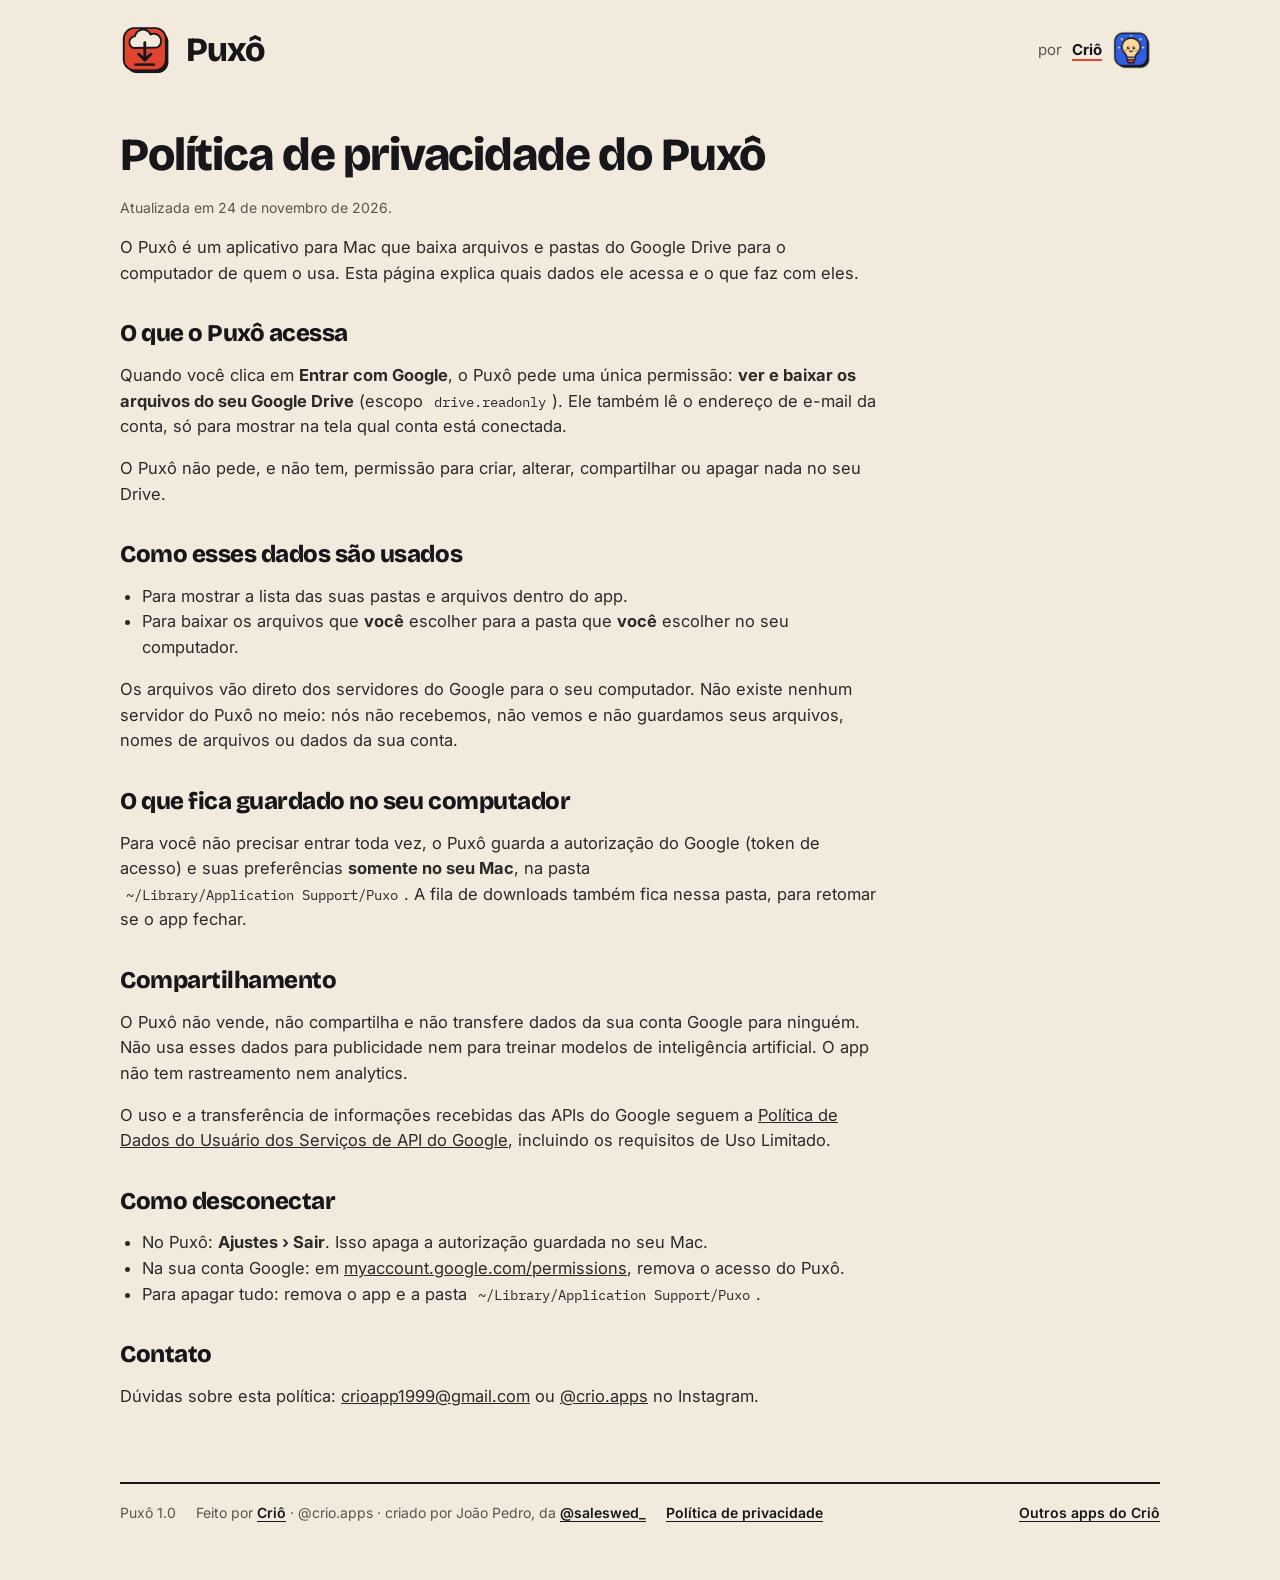
<file: puxo/privacidade/index.html>
<!doctype html>
<html lang="pt-BR">
<head>
<meta charset="utf-8">
<meta name="viewport" content="width=device-width, initial-scale=1, viewport-fit=cover">
<title>Puxô · Política de privacidade</title>
<meta name="description" content="Como o Puxô usa os dados da sua conta Google: só para listar e baixar seus arquivos do Drive no seu computador.">
<meta property="og:type" content="website">
<meta property="og:site_name" content="Criô · Apps">
<meta property="og:locale" content="pt_BR">
<meta property="og:url" content="https://apps.weddingflow.com.br/puxo/privacidade/">
<meta property="og:title" content="Puxô · Política de privacidade">
<meta property="og:description" content="Como o Puxô usa os dados da sua conta Google: só para listar e baixar seus arquivos do Drive no seu computador.">
<meta property="og:image" content="https://apps.weddingflow.com.br/img/puxo-512.png">
<link rel="icon" href="../../img/puxo-64.png">
<link rel="apple-touch-icon" href="../../img/puxo-180.png">
<link rel="stylesheet" href="https://fonts.googleapis.com/css2?family=Bricolage+Grotesque:opsz,wght@12..96,600;12..96,800&family=Inter:wght@400;500;600;700&family=IBM+Plex+Mono:wght@500;600&display=swap">
<style>
:root{
  --cream:#F1EADD; --paper:#FBF7EF; --white:#FFFFFF; --ink:#17161A; --soft:#5A554E; --line:#D8CEBC;
  --red:#E2452F; --blue:#2F5FE0; --blue-ink:#FFFFFF; --gold:#FFD9A0;
  --display:"Bricolage Grotesque","Avenir Next","Segoe UI",system-ui,sans-serif;
  --body:"Inter",-apple-system,"Segoe UI",system-ui,sans-serif;
  --mono:"IBM Plex Mono",ui-monospace,Menlo,Consolas,monospace;
  --bw:3px; --r:16px; --sh:5px 5px 0 var(--ink);
  color-scheme:light;
}
*{box-sizing:border-box}
[hidden]{display:none!important}
img{max-width:100%}
::selection{background:var(--blue);color:var(--blue-ink)}
body{margin:0;background:var(--cream);color:var(--ink);font-family:var(--body);font-size:16px;line-height:1.55;
  padding-left:max(16px, env(safe-area-inset-left, 0px));padding-right:max(16px, env(safe-area-inset-right, 0px));
  -webkit-font-smoothing:antialiased}
a{color:inherit}
:focus-visible{outline:3px solid var(--blue);outline-offset:3px;border-radius:6px}
.wrap{max-width:1040px;margin:0 auto;padding-block:24px 56px;display:grid;gap:56px}

/* topo */
.top{display:flex;align-items:center;gap:14px;flex-wrap:wrap}
.top .logo{width:52px;height:52px;flex-shrink:0}
.wordmark{height:30px;width:auto;display:block}
.top .by{margin-left:auto;display:inline-flex;align-items:center;gap:10px;font-size:15px;color:var(--soft);text-decoration:none;padding:6px 8px 6px 12px;border-radius:12px}
.top .by img{width:40px;height:40px;transition:transform .35s cubic-bezier(.34,1.56,.64,1)}
.top .by:hover img{transform:rotate(-8deg) scale(1.06)}
.top .by b{color:var(--ink);text-decoration:underline;text-decoration-thickness:2px;text-underline-offset:4px;text-decoration-color:var(--red)}
.top .by:hover{background:var(--paper)}

/* abertura */
.hero{display:grid;grid-template-columns:minmax(0,1.05fr) minmax(0,1fr);gap:40px;align-items:center}
h1{font-family:var(--display);font-weight:800;font-size:clamp(36px,5.6vw,60px);line-height:1.02;letter-spacing:-.025em;margin:0 0 18px;text-wrap:balance}
h1 em{font-style:normal;color:var(--red)}
.lead{font-size:18px;max-width:34em;margin:0 0 26px;color:#2C2A28}
.cta{display:flex;flex-wrap:wrap;gap:12px;align-items:center}
.note-sm{font-size:14px;color:var(--soft)}
.rename{background:var(--ink);color:var(--cream);border:var(--bw) solid var(--ink);border-radius:var(--r);box-shadow:6px 6px 0 var(--red);
  padding:20px 20px 18px;font-family:var(--mono);font-size:14px;display:grid;gap:16px;min-width:0}
.rename .lbl{font-family:var(--body);font-size:12px;letter-spacing:.08em;text-transform:uppercase;color:#B9B2A6;font-weight:600}
.rename .pair{display:grid;gap:6px;min-width:0}
.rename .from{color:#B9B2A6;overflow-wrap:anywhere}
.rename .to{color:var(--cream);overflow-wrap:anywhere}
.rename .to b{color:var(--gold);font-weight:600}
.rename .to i{font-style:normal;background:var(--red);color:var(--white);padding:0 4px;border-radius:4px}
.rename .arrow{color:var(--red);font-weight:600;margin-right:6px}
.rename hr{border:0;border-top:1px dashed #4A4640;margin:0}

/* botoes */
.btn{display:inline-flex;align-items:center;justify-content:center;gap:10px;background:var(--blue);color:var(--blue-ink);
  border:var(--bw) solid var(--ink);border-radius:14px;box-shadow:var(--sh);padding:14px 22px;font-family:var(--body);font-weight:700;
  font-size:17px;text-decoration:none;transition:transform .1s,box-shadow .1s;cursor:pointer}
.btn svg{width:20px;height:20px;flex-shrink:0}
.btn:hover{transform:translate(-1px,-1px);box-shadow:6px 6px 0 var(--ink)}
.btn:active{transform:translate(4px,4px);box-shadow:1px 1px 0 var(--ink)}
.btn.ghost{background:var(--paper);color:var(--ink)}
.btn[aria-disabled="true"]{background:var(--line);color:var(--soft);border-color:#9B9486;box-shadow:none;cursor:not-allowed;transform:none}

/* download */
h2{font-family:var(--display);font-weight:800;font-size:clamp(28px,3.6vw,38px);letter-spacing:-.02em;line-height:1.1;margin:0 0 8px;text-wrap:balance}
.sub{margin:0 0 22px;color:var(--soft);max-width:44em}
.phone{background:var(--paper);border:var(--bw) solid var(--ink);border-radius:var(--r);padding:14px 16px;margin:0 0 20px;font-weight:600}
.os-grid{display:grid;grid-template-columns:repeat(2,minmax(0,1fr));gap:22px;align-items:start}
.os{background:var(--white);border:var(--bw) solid var(--ink);border-radius:var(--r);box-shadow:var(--sh);overflow:hidden;min-width:0}
.os.mine{box-shadow:7px 7px 0 var(--red)}
.os.mine{order:-1}
.os-head{display:flex;align-items:center;gap:12px;padding:18px 20px;border-bottom:var(--bw) solid var(--ink);background:var(--paper)}
.os-head h3{font-family:var(--display);font-weight:800;font-size:26px;letter-spacing:-.015em;margin:0}
.os-head svg{width:34px;height:34px;flex-shrink:0}
.mine-tag{margin-left:auto;background:var(--red);color:var(--white);border:2px solid var(--ink);border-radius:99px;font-size:13px;font-weight:700;padding:2px 11px;white-space:nowrap}
.os-body{padding:20px;display:grid;gap:16px}
.req{margin:0;font-size:15px;color:var(--soft)}
.dlrow{display:flex;flex-wrap:wrap;align-items:center;gap:10px 16px}
.file{font-family:var(--mono);font-size:13px;color:var(--soft)}
.steps{list-style:none;margin:0;padding:0;display:grid;gap:12px;counter-reset:s}
.steps li{position:relative;padding-left:42px;min-height:28px;counter-increment:s;font-size:15px}
.steps li::before{content:counter(s);position:absolute;left:0;top:-2px;width:28px;height:28px;border-radius:8px;background:var(--ink);color:var(--cream);
  font-weight:700;font-size:14px;display:flex;align-items:center;justify-content:center}
.steps li.warn::before{background:var(--red);color:var(--white)}
.steps b{font-weight:700}
.path{font-family:var(--mono);font-size:13.5px;background:var(--cream);border-radius:6px;padding:1px 6px;white-space:nowrap}
.why{margin:22px 0 0;font-size:14px;color:var(--soft);max-width:52em}

/* o que faz */
.what{display:grid;grid-template-columns:minmax(0,1fr) minmax(0,.9fr);gap:40px;align-items:start}
.feats{list-style:none;margin:0;padding:0;display:grid;gap:0;border-top:2px solid var(--ink)}
.feats li{padding:14px 0;border-bottom:1px solid var(--line);display:grid;gap:2px}
.feats b{font-family:var(--display);font-weight:600;font-size:19px;letter-spacing:-.01em}
.feats span{color:var(--soft);font-size:15px}
.tree{background:var(--white);border:var(--bw) solid var(--ink);border-radius:var(--r);box-shadow:var(--sh);padding:18px 18px 16px;min-width:0}
.tree .cap{font-size:13px;color:var(--soft);margin:0 0 10px}
.tree pre{margin:0;font-family:var(--mono);font-size:13px;line-height:1.75;overflow-x:auto;color:var(--ink)}
.tree .d{font-weight:600}
.tree .p{color:var(--blue);font-weight:600}
.tree .f{color:var(--soft)}
.tree .k{color:var(--red);font-weight:600}

footer{border-top:2px solid var(--ink);padding-top:18px;display:flex;flex-wrap:wrap;gap:8px 20px;align-items:center;font-size:14px;color:var(--soft)}
footer a{color:var(--ink);font-weight:600;text-underline-offset:3px}
footer .sp{margin-left:auto}


/* lista de downloads de exemplo */
.jobs{background:var(--white);border:var(--bw) solid var(--ink);border-radius:var(--r);box-shadow:var(--sh);padding:16px;display:grid;gap:12px;min-width:0}
.jobs .cap{font-size:13px;color:var(--soft);margin:0}
.job{border:var(--bw) solid var(--ink);border-radius:12px;padding:10px 12px;display:grid;grid-template-columns:44px minmax(0,1fr);gap:12px;align-items:center;background:var(--paper)}
.job .ic{width:44px;height:44px;border:2.5px solid var(--ink);border-radius:11px;background:var(--cream);display:grid;place-items:center}
.job .ic svg{width:32px;height:32px}
.job b{display:block;font-size:14.5px;line-height:1.3;white-space:nowrap;overflow:hidden;text-overflow:ellipsis}
.job small{display:flex;gap:8px;align-items:center;flex-wrap:wrap;font-size:12.5px;color:var(--soft);margin-top:2px}
.job .chip{font-size:11.5px;font-weight:700;border:2px solid var(--ink);border-radius:99px;padding:0 8px;background:var(--cream);color:var(--ink)}
.job .bar{grid-column:2;height:16px;border:2.5px solid var(--ink);border-radius:7px;padding:2px;background:var(--white);margin-top:-4px}
.job .bar i{display:block;height:100%;background:repeating-linear-gradient(90deg,var(--red) 0 8px,transparent 8px 11px)}
.spin{transform-origin:16px 16px;animation:spin 1s linear infinite}
.drop{animation:drop 1s infinite cubic-bezier(.5,0,.6,1)}
@keyframes spin{to{transform:rotate(360deg)}}
@keyframes drop{0%{transform:translateY(-6px);opacity:0}25%{opacity:1}75%{transform:translateY(3px);opacity:1}100%{transform:translateY(5px);opacity:0}}
.rename .to .q{background:var(--blue);color:var(--white);padding:0 5px;border-radius:4px;font-weight:600}

@media (max-width:820px){
  .hero,.what{grid-template-columns:minmax(0,1fr)}
  .os-grid{grid-template-columns:minmax(0,1fr)}
}
@media (max-width:480px){
  .wordmark{height:24px}
  .top .logo{width:44px;height:44px}
  .btn{width:100%}
  .os-head h3{font-size:22px}
  footer .sp{margin-left:0}
}
@media (prefers-reduced-motion:reduce){.btn{transition:none}}
.more-apps h2{margin:0 0 6px}
.more-apps .sub{margin:0 0 20px}
.ma-grid{display:grid;grid-template-columns:repeat(auto-fit,minmax(260px,1fr));gap:20px}
.ma{display:grid;grid-template-columns:64px minmax(0,1fr);gap:14px;align-items:start;background:var(--white);border:var(--bw) solid var(--ink);border-radius:var(--r);box-shadow:var(--sh);padding:18px;text-decoration:none;color:var(--ink);transition:transform .1s,box-shadow .1s}
.ma:hover{transform:translate(-2px,-2px);box-shadow:7px 7px 0 var(--ink)}
.ma:active{transform:translate(3px,3px);box-shadow:2px 2px 0 var(--ink)}
.ma img{width:64px;height:64px}
.ma h3{font-family:var(--display);font-weight:800;font-size:22px;letter-spacing:-.015em;margin:0 0 4px}
.ma p{margin:0 0 10px;font-size:15px;color:var(--soft)}
.ma .ma-tags{display:flex;flex-wrap:wrap;gap:6px}
.ma .ma-tags span{font-size:12px;font-weight:700;border:2px solid var(--ink);border-radius:99px;padding:0 9px;background:var(--cream)}
.ma .ma-go{grid-column:2;font-weight:700;font-size:15px;display:inline-flex;align-items:center;gap:6px;margin-top:4px;text-decoration:underline;text-decoration-color:var(--red);text-decoration-thickness:2px;text-underline-offset:4px}
.applink{font-weight:700;color:var(--ink);text-decoration:underline;text-decoration-color:var(--red);text-decoration-thickness:2px;text-underline-offset:3px;white-space:nowrap}
.applink img{width:20px;height:20px;vertical-align:-4px;margin-right:4px}
.wm{font-family:var(--display);font-weight:800;font-size:34px;letter-spacing:-.03em;line-height:1}
.os-grid.one{grid-template-columns:minmax(0,560px)}
.legal{max-width:760px}
.legal h1{font-size:clamp(32px,4.6vw,46px)}
.legal h2{font-size:24px;margin:34px 0 8px}
.legal p,.legal li{font-size:16.5px;color:#2C2A28}
.legal ul{padding-left:22px}
.legal .upd{color:var(--soft);font-size:14px}
</style>
</head>
<body>
<div class="wrap">
  <header class="top">
    <img class="logo" src="../../img/puxo-180.png" alt="" width="52" height="52">
    <span class="wm">Puxô</span>
    <a class="by" href="../../" title="Outros apps do Criô">por <b>Criô</b><img src="../../img/crio-180.png" alt="" width="40" height="40"></a>
  </header>

  <article class="legal">
    <h1>Política de privacidade do Puxô</h1>
    <p class="upd">Atualizada em 24 de novembro de 2026.</p>
    <p>O Puxô é um aplicativo para Mac que baixa arquivos e pastas do Google Drive para o computador de quem o usa. Esta página explica quais dados ele acessa e o que faz com eles.</p>

    <h2>O que o Puxô acessa</h2>
    <p>Quando você clica em <b>Entrar com Google</b>, o Puxô pede uma única permissão: <b>ver e baixar os arquivos do seu Google Drive</b> (escopo <span class="path">drive.readonly</span>). Ele também lê o endereço de e-mail da conta, só para mostrar na tela qual conta está conectada.</p>
    <p>O Puxô não pede, e não tem, permissão para criar, alterar, compartilhar ou apagar nada no seu Drive.</p>

    <h2>Como esses dados são usados</h2>
    <ul>
      <li>Para mostrar a lista das suas pastas e arquivos dentro do app.</li>
      <li>Para baixar os arquivos que <b>você</b> escolher para a pasta que <b>você</b> escolher no seu computador.</li>
    </ul>
    <p>Os arquivos vão direto dos servidores do Google para o seu computador. Não existe nenhum servidor do Puxô no meio: nós não recebemos, não vemos e não guardamos seus arquivos, nomes de arquivos ou dados da sua conta.</p>

    <h2>O que fica guardado no seu computador</h2>
    <p>Para você não precisar entrar toda vez, o Puxô guarda a autorização do Google (token de acesso) e suas preferências <b>somente no seu Mac</b>, na pasta <span class="path">~/Library/Application Support/Puxo</span>. A fila de downloads também fica nessa pasta, para retomar se o app fechar.</p>

    <h2>Compartilhamento</h2>
    <p>O Puxô não vende, não compartilha e não transfere dados da sua conta Google para ninguém. Não usa esses dados para publicidade nem para treinar modelos de inteligência artificial. O app não tem rastreamento nem analytics.</p>
    <p>O uso e a transferência de informações recebidas das APIs do Google seguem a <a href="https://developers.google.com/terms/api-services-user-data-policy" target="_blank" rel="noopener">Política de Dados do Usuário dos Serviços de API do Google</a>, incluindo os requisitos de Uso Limitado.</p>

    <h2>Como desconectar</h2>
    <ul>
      <li>No Puxô: <b>Ajustes › Sair</b>. Isso apaga a autorização guardada no seu Mac.</li>
      <li>Na sua conta Google: em <a href="https://myaccount.google.com/permissions" target="_blank" rel="noopener">myaccount.google.com/permissions</a>, remova o acesso do Puxô.</li>
      <li>Para apagar tudo: remova o app e a pasta <span class="path">~/Library/Application Support/Puxo</span>.</li>
    </ul>

    <h2>Contato</h2>
    <p>Dúvidas sobre esta política: <a href="mailto:crioapp1999@gmail.com">crioapp1999@gmail.com</a> ou <a href="https://www.instagram.com/crio.apps/" target="_blank" rel="noopener">@crio.apps</a> no Instagram.</p>
  </article>

  <footer>
    <span>Puxô 1.0</span>
    <span>Feito por <a href="https://www.instagram.com/crio.apps/" target="_blank" rel="noopener">Criô</a> · @crio.apps · criado por João Pedro, da <a href="https://www.instagram.com/saleswed_/" target="_blank" rel="noopener">@saleswed_</a></span>
    <a href="../../puxo/privacidade/">Política de privacidade</a>
    <a class="sp" href="../../">Outros apps do Criô</a>
  </footer>
</div>
</body>
</html>
</file>
<file: sim/sim.css>
/* Simulação "por dentro" dos apps: janela 16:9 com cursor animado e passos clicáveis. */
.sim{display:grid;gap:18px}
.sim-head h2{margin:0 0 6px}
.sim-head p{margin:0;color:var(--soft);max-width:46em}
.sim-frame{background:var(--ink);border:var(--bw) solid var(--ink);border-radius:18px;box-shadow:8px 8px 0 var(--blue);overflow:hidden}
.sim-bar{display:flex;align-items:center;gap:8px;padding:9px 14px;background:var(--ink);color:#B9B2A6;font-family:var(--body);font-size:13px;font-weight:600}
.sim-bar i{width:12px;height:12px;border-radius:50%;background:#E2452F;display:block}
.sim-bar i:nth-child(2){background:#FFD9A0}.sim-bar i:nth-child(3){background:#7FD3A6}
.sim-bar span{margin-left:8px;flex:1;min-width:0;white-space:nowrap;overflow:hidden;text-overflow:ellipsis}
.sim-bar button{background:#2A282E;color:var(--cream);border:2px solid #4A4640;border-radius:8px;font:700 12px var(--body);padding:4px 10px;cursor:pointer;display:inline-flex;align-items:center;gap:6px}
.sim-bar button:hover{border-color:var(--cream)}
.sim-bar button svg{width:11px;height:11px}
.sim-view{position:relative;overflow:hidden;background:var(--cream)}
.sim-stage{position:absolute;left:0;top:0;width:960px;height:540px;transform-origin:0 0;overflow:hidden;font-family:-apple-system,"Segoe UI",system-ui,sans-serif;font-size:14px;line-height:1.4;color:#17161A}
.sim-stage *{box-sizing:border-box}
.sim-stage.fast *{transition:none!important;animation-duration:0s!important}

/* cursor */
.sim-cursor{position:absolute;left:0;top:0;width:26px;height:30px;z-index:50;pointer-events:none;transition:transform .7s cubic-bezier(.45,0,.2,1);will-change:transform}
.sim-cursor svg{width:26px;height:30px;display:block;filter:drop-shadow(2px 2px 0 rgba(0,0,0,.18))}
.sim-cursor::after{content:"";position:absolute;left:-14px;top:-14px;width:28px;height:28px;border-radius:50%;border:3px solid #E2452F;opacity:0;transform:scale(.4)}
.sim-cursor.press::after{animation:simRing .45s ease-out}
.sim-cursor.press svg{transform:scale(.86);transform-origin:0 0}
@keyframes simRing{0%{opacity:1;transform:scale(.4)}100%{opacity:0;transform:scale(1.5)}}
.sim-cursor.grab svg{transform:rotate(-8deg)}

/* passos */
.sim-steps{list-style:none;margin:0;padding:0;display:flex;flex-wrap:wrap;gap:8px}
.sim-steps button{display:inline-flex;align-items:center;gap:8px;background:var(--paper);color:var(--ink);border:2.5px solid var(--ink);border-radius:99px;padding:5px 14px 5px 5px;font:600 14px var(--body);cursor:pointer;transition:transform .1s}
.sim-steps button b{width:24px;height:24px;border-radius:50%;background:var(--ink);color:var(--cream);display:grid;place-items:center;font-size:12px}
.sim-steps button:hover{transform:translateY(-1px)}
.sim-steps button.on{background:var(--ink);color:var(--cream)}
.sim-steps button.on b{background:var(--red);color:#fff}
.sim-steps button.done b{background:var(--blue);color:#fff}
.sim-cap{margin:0;font-size:17px;min-height:2.6em;max-width:52em}
.sim-cap b{font-family:var(--display);font-weight:800}
@media (max-width:620px){
  .sim-frame{border-radius:14px;box-shadow:5px 5px 0 var(--blue)}
  .sim-steps{flex-wrap:nowrap;overflow-x:auto;padding-bottom:4px;scrollbar-width:none}
  .sim-steps::-webkit-scrollbar{display:none}
  .sim-steps button{font-size:13px;padding:4px 11px 4px 4px;white-space:nowrap}
  .sim-cap{font-size:15px}
}
.sim-ghost{position:absolute;left:16px;top:20px;opacity:.92;pointer-events:none;white-space:nowrap;transform:rotate(-3deg)}
.sim-pressed{transform:translate(2px,2px)!important;box-shadow:none!important}
</file>
